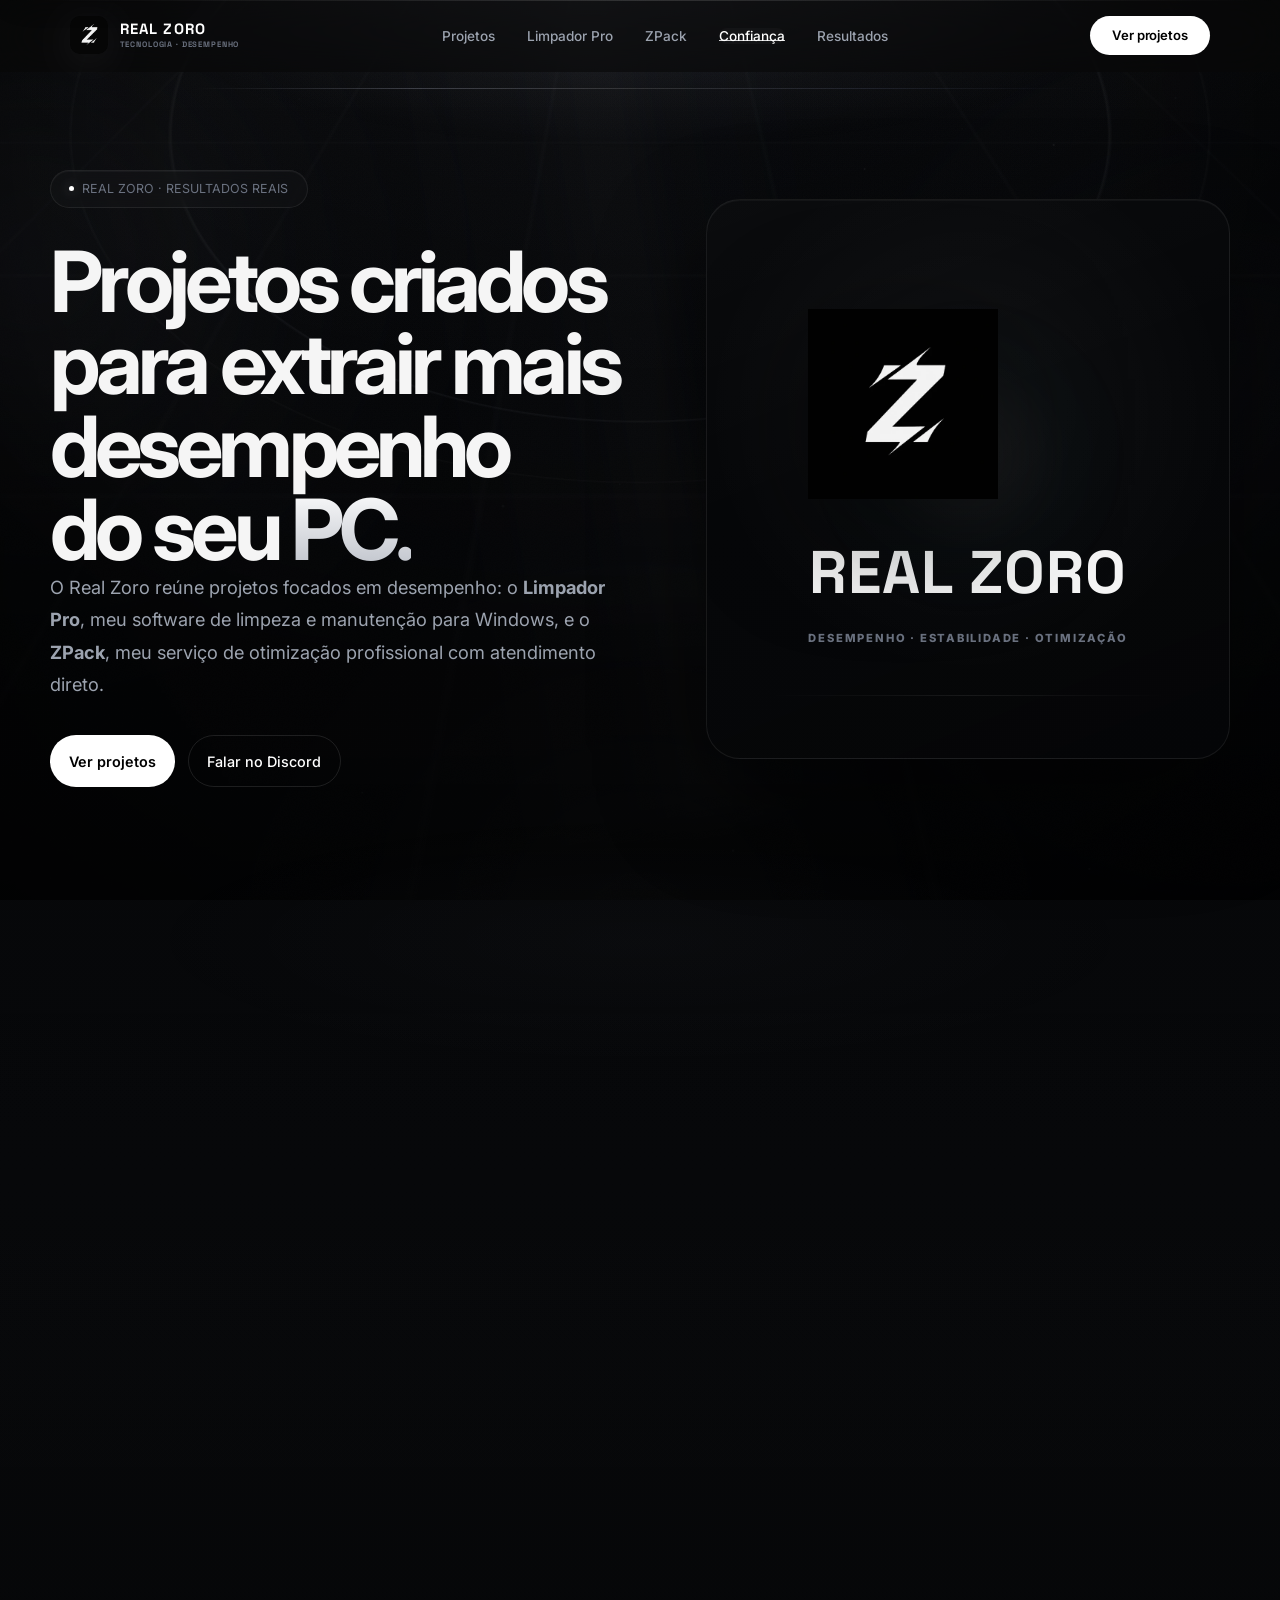
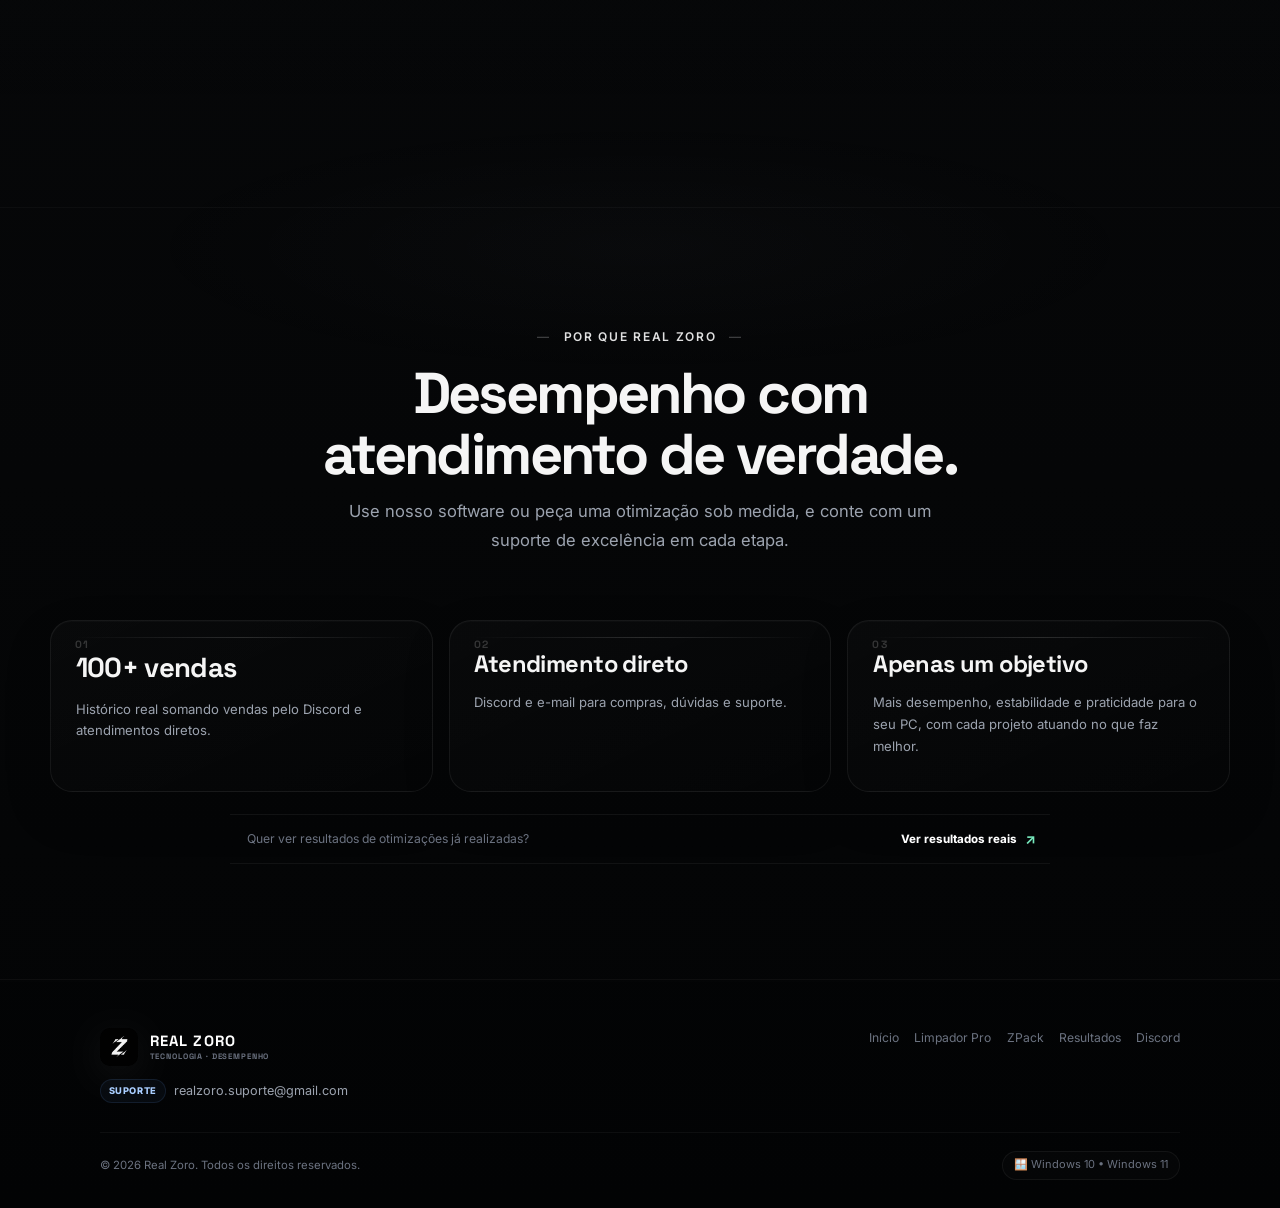
<file: index.html>
<!DOCTYPE html>
<html lang="pt-BR"><head>
<meta charset="utf-8"/><meta content="width=device-width,initial-scale=1.0" name="viewport"/>
<title>Real Zoro — Projetos</title>
<meta content="Real Zoro: meus projetos com o Limpador Pro e a ZPack." name="description"/>
<meta content="#080808" name="theme-color"/><meta content="dark" name="color-scheme"/>
<meta content="Real Zoro — Limpador Pro e ZPack" property="og:title"/><meta content="Real Zoro: meus projetos com o Limpador Pro e a ZPack." property="og:description"/><meta content="website" property="og:type"/><meta content="pt_BR" property="og:locale"/><meta content="Real Zoro" property="og:site_name"/><meta content="assets/LogoZ.png" property="og:image"/>
<meta content="summary_large_image" name="twitter:card"/><meta content="Real Zoro — Limpador Pro e ZPack" name="twitter:title"/><meta content="Real Zoro: meus projetos com o Limpador Pro e a ZPack." name="twitter:description"/><meta content="assets/LogoZ.png" name="twitter:image"/>
<meta content="index,follow,max-image-preview:large" name="robots"/><link href="assets/favicon.png" rel="icon" type="image/png"/>
<link href="https://fonts.googleapis.com" rel="preconnect"/><link crossorigin="" href="https://fonts.gstatic.com" rel="preconnect"/><link href="https://fonts.googleapis.com/css2?family=Inter:wght@400;500;600;700;800&amp;family=Space+Grotesk:wght@500;600;700&amp;display=swap" rel="stylesheet"/>
<link href="assets/style.css" rel="stylesheet"/>
<script type="application/ld+json">{"@context": "https://schema.org", "@type": "WebSite", "name": "Real Zoro", "description": "Site oficial do Real Zoro com os projetos Limpador Pro e ZPack.", "inLanguage": "pt-BR"}</script>
</head><body class="page-home"><a class="skip-link" href="#conteudo">Pular para o conteúdo</a><canvas aria-hidden="true" id="particles"></canvas><div aria-hidden="true" class="site-bg"><div class="bg-orb orb-1"></div><div class="bg-orb orb-2"></div><div class="bg-orb orb-3"></div><div class="bg-grid"></div><div class="bg-beam"></div><div class="bg-noise"></div><div class="bg-vignette"></div></div><nav aria-label="Navegação principal" class="nav"><div class="nav-inner"><a aria-label="Real Zoro" class="logo realzoro-logo" href="#inicio"><img alt="" class="brand-logo-small" decoding="async" height="38" src="assets/LogoZ.webp" width="38"/><span class="realzoro-name"><strong>REAL ZORO</strong><small>Tecnologia · Desempenho</small></span></a><ul class="nav-links" id="navLinks"><li><a href="#projetos">Projetos</a></li><li><a href="limpador-pro/">Limpador Pro</a></li><li><a href="zpack/">ZPack</a></li><li><a href="#confianca">Confiança</a></li><li><a href="resultados/">Resultados</a></li></ul><a class="nav-cta" href="#projetos">Ver projetos</a><button aria-controls="navLinks" aria-expanded="false" aria-label="Abrir menu" class="mobile-toggle" id="mobileToggle" type="button">☰</button></div></nav><main class="page-main" id="conteudo">
<section class="home-hero" id="inicio"><div class="wrap" style="width:100%"><div class="home-hero-grid"><div><div class="hero-pill"><span class="dot"></span>REAL ZORO · RESULTADOS REAIS</div><h1>Projetos criados para extrair mais desempenho do seu <span>PC.</span></h1><p class="hero-lead">O Real Zoro reúne projetos focados em desempenho: o <strong>Limpador Pro</strong>, meu software de limpeza e manutenção para Windows, e o <strong>ZPack</strong>, meu serviço de otimização profissional com atendimento direto.</p><div class="hero-actions"><a class="btn-main" href="#projetos">Ver projetos</a><a class="btn-ghost" href="https://discord.gg/urYvqz3s69" rel="noopener noreferrer" target="_blank">Falar no Discord</a></div></div><div class="home-brand-visual"><div><img alt="Logo oficial Real Zoro" class="home-brand-logo" decoding="async" fetchpriority="high" height="512" loading="eager" src="assets/LogoZ.webp" width="512"/><div class="home-brand-name">REAL ZORO</div><div class="home-brand-sub">Desempenho · estabilidade · otimização</div></div></div></div></div></section>
<section class="home-solutions" id="projetos"><div class="wrap"><div class="sec-head reveal"><span class="sec-label">Projetos</span><h2 class="sec-title">Escolha o projeto certo para você.</h2><p class="sec-desc">Cada projeto tem sua própria página, identidade visual e foco próprio.</p></div><div class="home-solutions-grid"><article class="home-solution reveal d1"><div class="home-solution-head"><div class="home-solution-icon"><img alt="Ícone do Limpador Pro" decoding="async" fetchpriority="low" height="512" loading="lazy" src="assets/LimpadorIcon.webp" width="512"/></div><span class="solution-badge">Limpeza</span></div><h2>Limpador Pro</h2><p>Software próprio para limpeza e manutenção do Windows, com foco em segurança, histórico e praticidade no uso diário.</p><div class="solution-actions"><a class="solution-link" href="limpador-pro/">Abrir Limpador Pro</a></div></article><article class="home-solution zpack reveal d2"><div class="home-solution-head"><div class="home-solution-icon"><img alt="Logo ZPack" class="home-solution-logo" decoding="async" fetchpriority="low" height="389" loading="lazy" src="assets/ZPackLogo.webp" width="892"/></div><span class="solution-badge">Otimização</span></div><h2>ZPack</h2><p>Serviço profissional de otimização remota, com atendimento direto e planos pensados para diferentes níveis de necessidade.</p><div class="solution-actions"><a class="solution-link" href="zpack/">Abrir ZPack</a></div></article></div></div></section>
<section class="home-trust" id="confianca"><div class="wrap"><div class="sec-head reveal"><span class="sec-label">Por que Real Zoro</span><h2 class="sec-title">Desempenho com atendimento de verdade.</h2><p class="sec-desc">Use nosso software ou peça uma otimização sob medida, e conte com um suporte de excelência em cada etapa.</p></div><div class="home-trust-grid"><article class="home-trust-card reveal d1"><strong>100+ vendas</strong><p>Histórico real somando vendas pelo Discord e atendimentos diretos.</p></article><article class="home-trust-card reveal d2"><strong>Atendimento direto</strong><p>Discord e e-mail para compras, dúvidas e suporte.</p></article><article class="home-trust-card reveal d3"><strong>Apenas um objetivo</strong><p>Mais desempenho, estabilidade e praticidade para o seu PC, com cada projeto atuando no que faz melhor.</p></article></div><div class="home-proof-cta reveal"><span>Quer ver resultados de otimizações já realizadas?</span><a href="resultados/">Ver resultados reais <b>↗</b></a></div></div></section>
</main><footer class="footer page-footer"><div class="foot-inner"><div class="foot-brand"><a class="logo realzoro-logo" href="#inicio"><img alt="" class="brand-logo-small" decoding="async" fetchpriority="low" height="38" loading="lazy" src="assets/LogoZ.webp" width="38"/><span class="realzoro-name"><strong>REAL ZORO</strong><small>Tecnologia · Desempenho</small></span></a><a class="foot-email" href="mailto:realzoro.suporte@gmail.com"><span class="foot-email-label">Suporte</span><span>realzoro.suporte@gmail.com</span></a></div><nav aria-label="Links do rodapé" class="foot-nav"><a href="#inicio">Início</a><a href="limpador-pro/">Limpador Pro</a><a href="zpack/">ZPack</a><a href="resultados/">Resultados</a><a href="https://discord.gg/urYvqz3s69" rel="noopener noreferrer" target="_blank">Discord</a></nav></div><div class="foot-bottom"><p>© 2026 Real Zoro. Todos os direitos reservados.</p><span class="os-tag">🪟 Windows 10 • Windows 11</span></div></footer><div class="mobile-buybar page-cta"><div class="mobile-buybar-copy"><strong>REAL ZORO</strong><span>Limpador Pro ou ZPack</span></div><a href="#projetos">Ver projetos</a></div><div aria-label="Visualização ampliada da imagem" aria-modal="true" class="lightbox" id="lightbox" role="dialog"><div class="lightbox-inner"><button aria-label="Fechar imagem ampliada" class="lightbox-close" id="lightboxClose" type="button">×</button><img alt="" id="lightboxImage"/></div></div><script defer="" src="assets/script.js"></script></body></html>
</file>
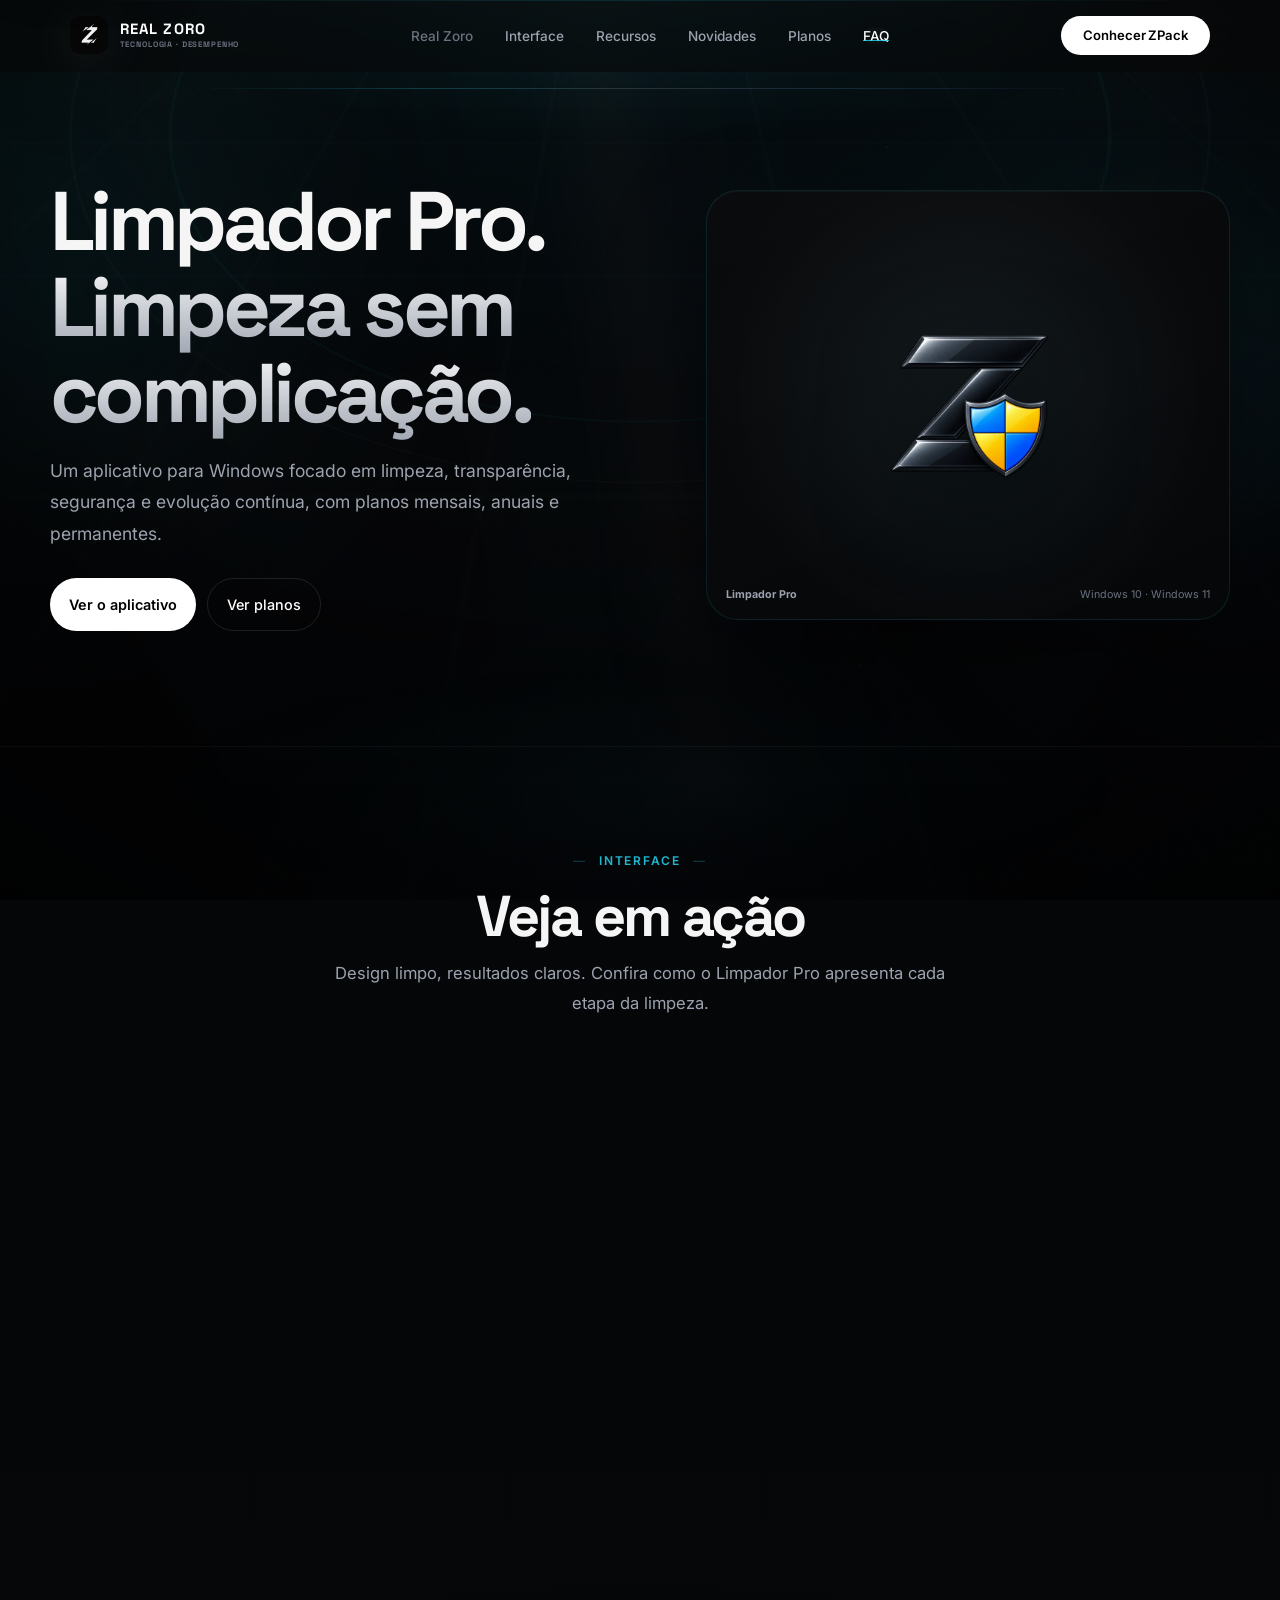
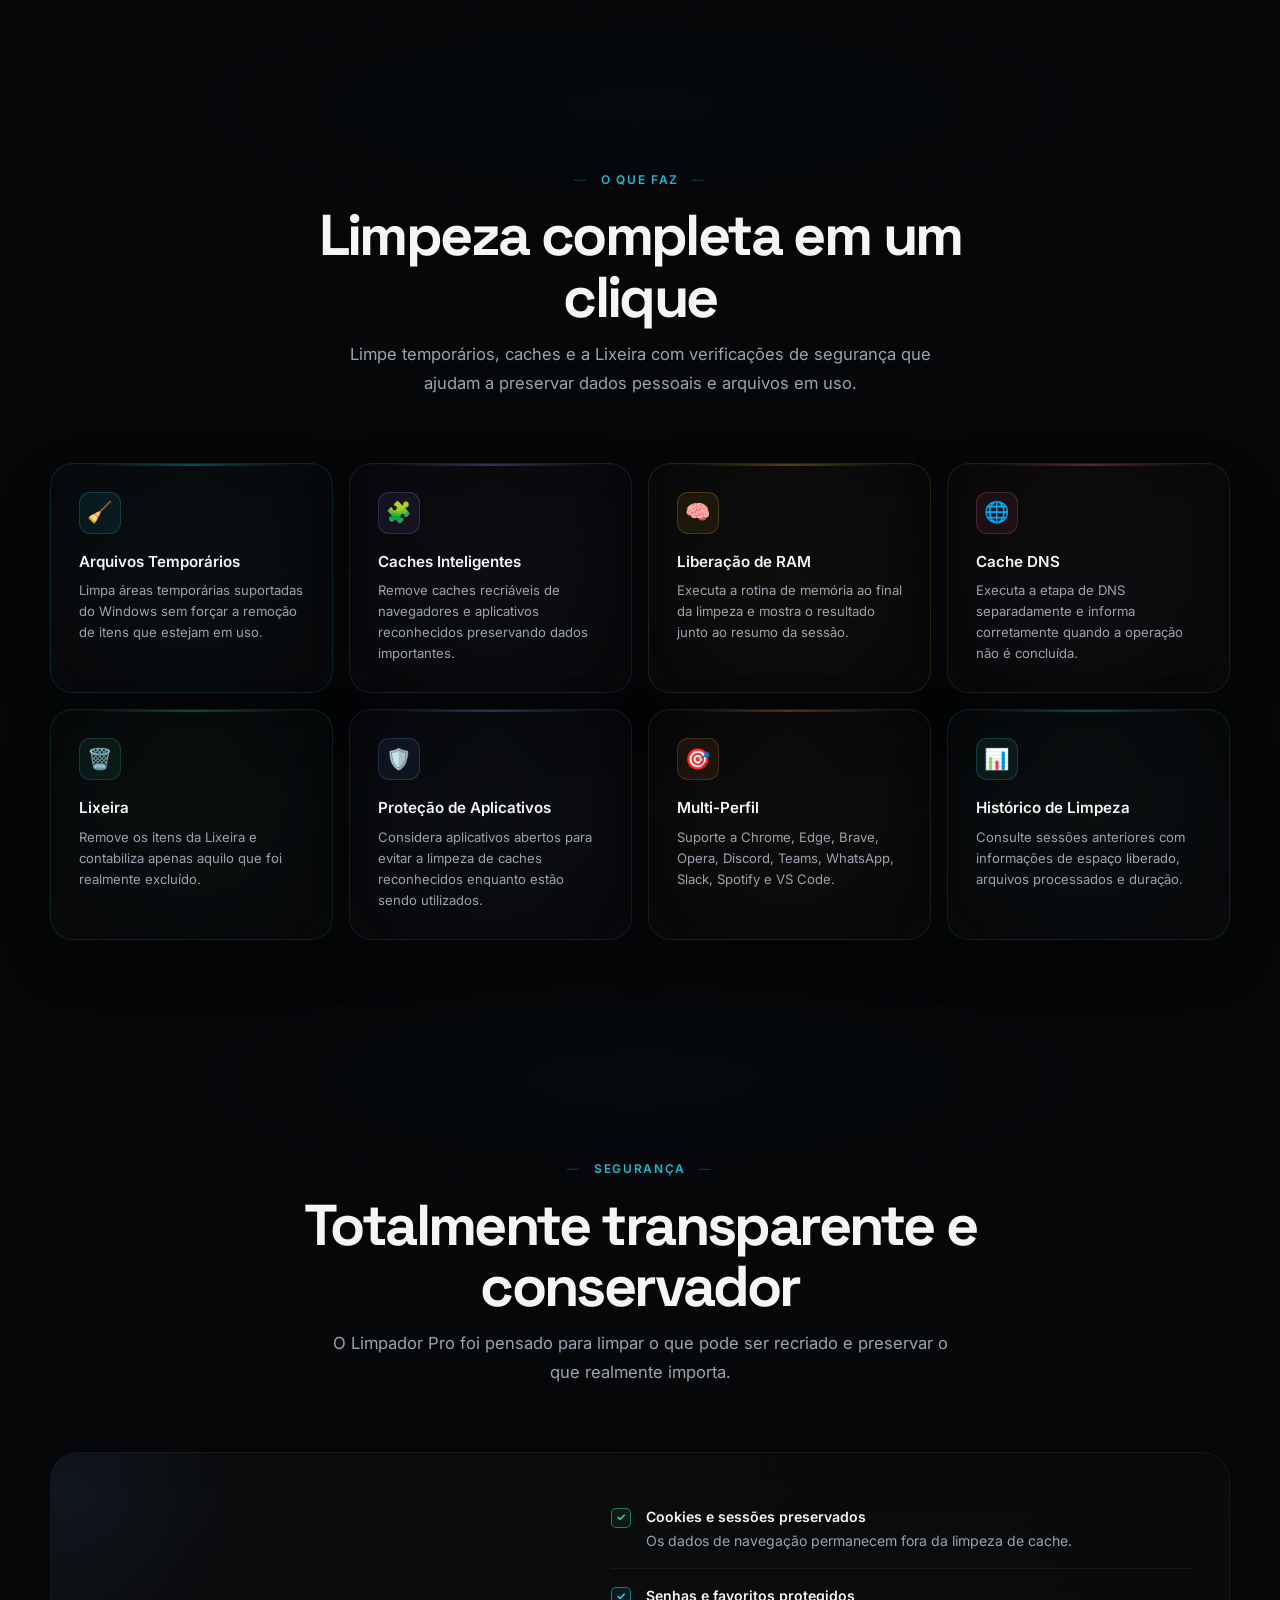
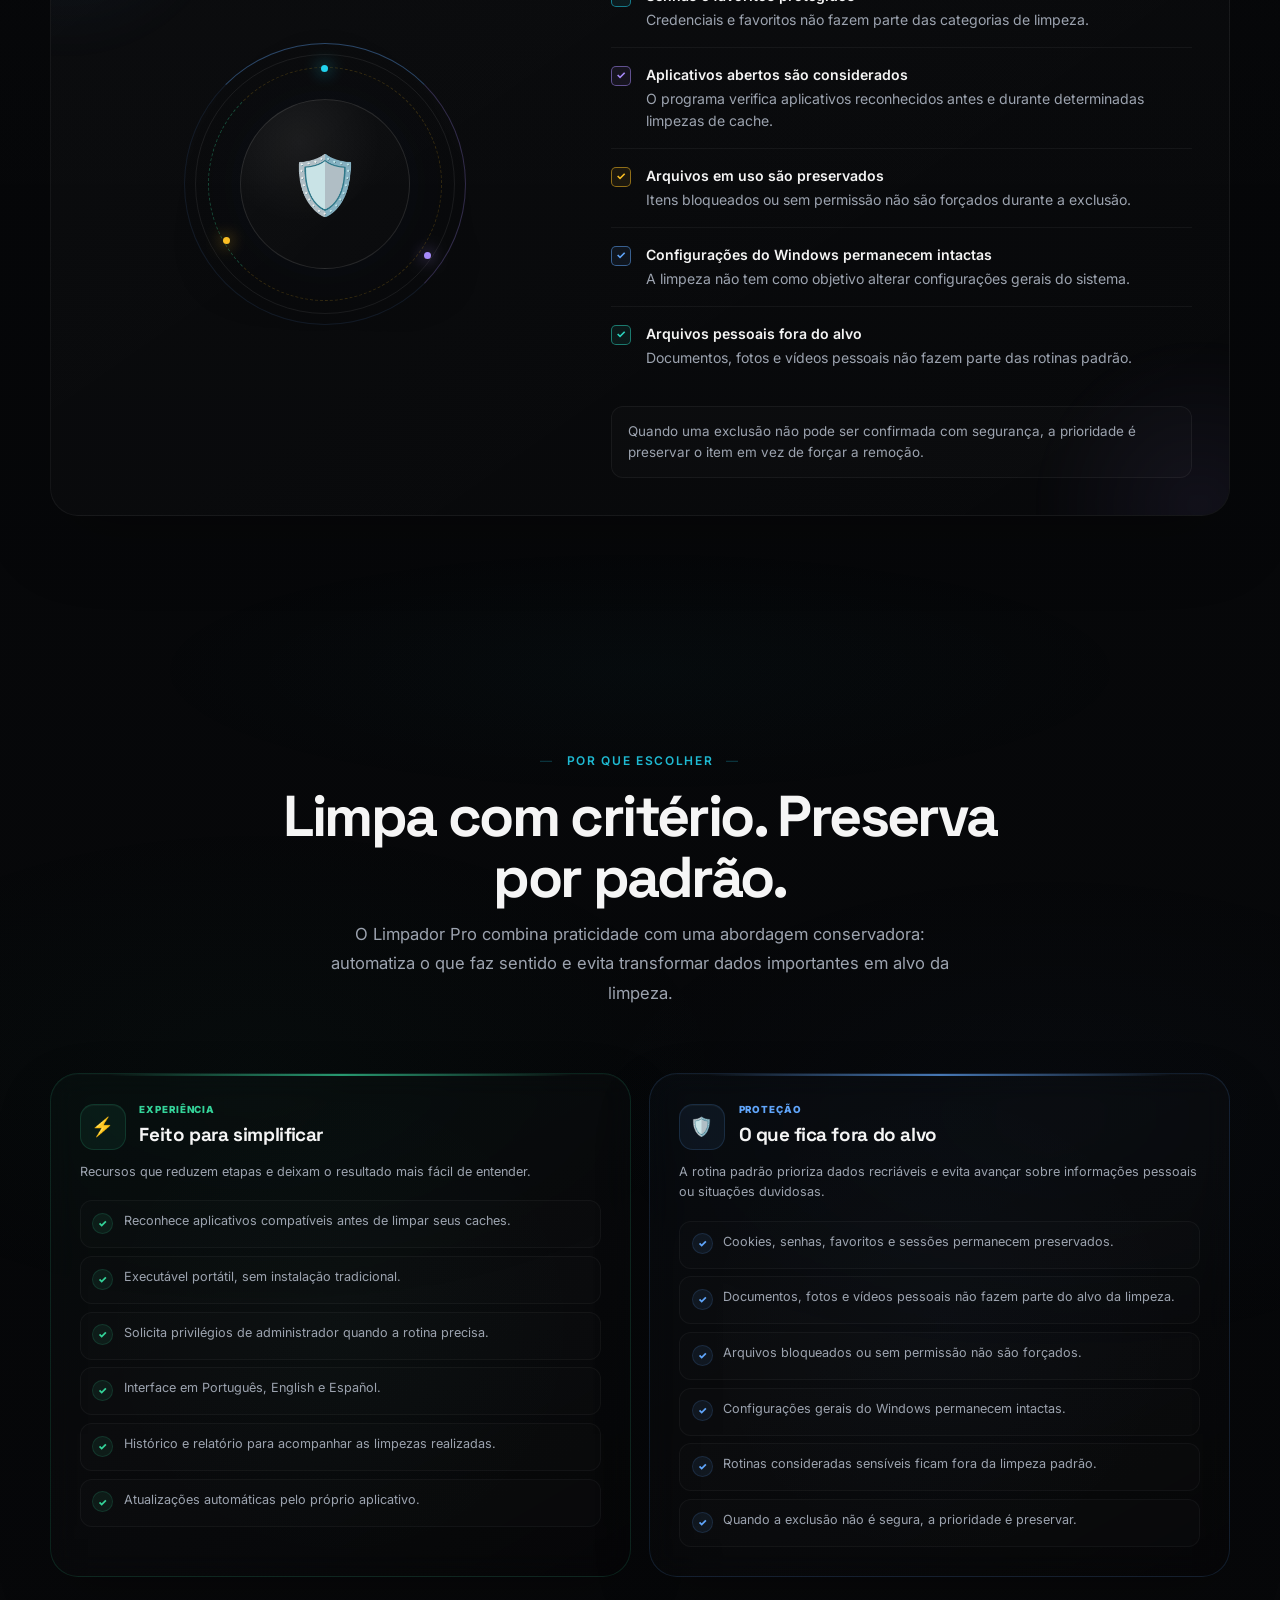
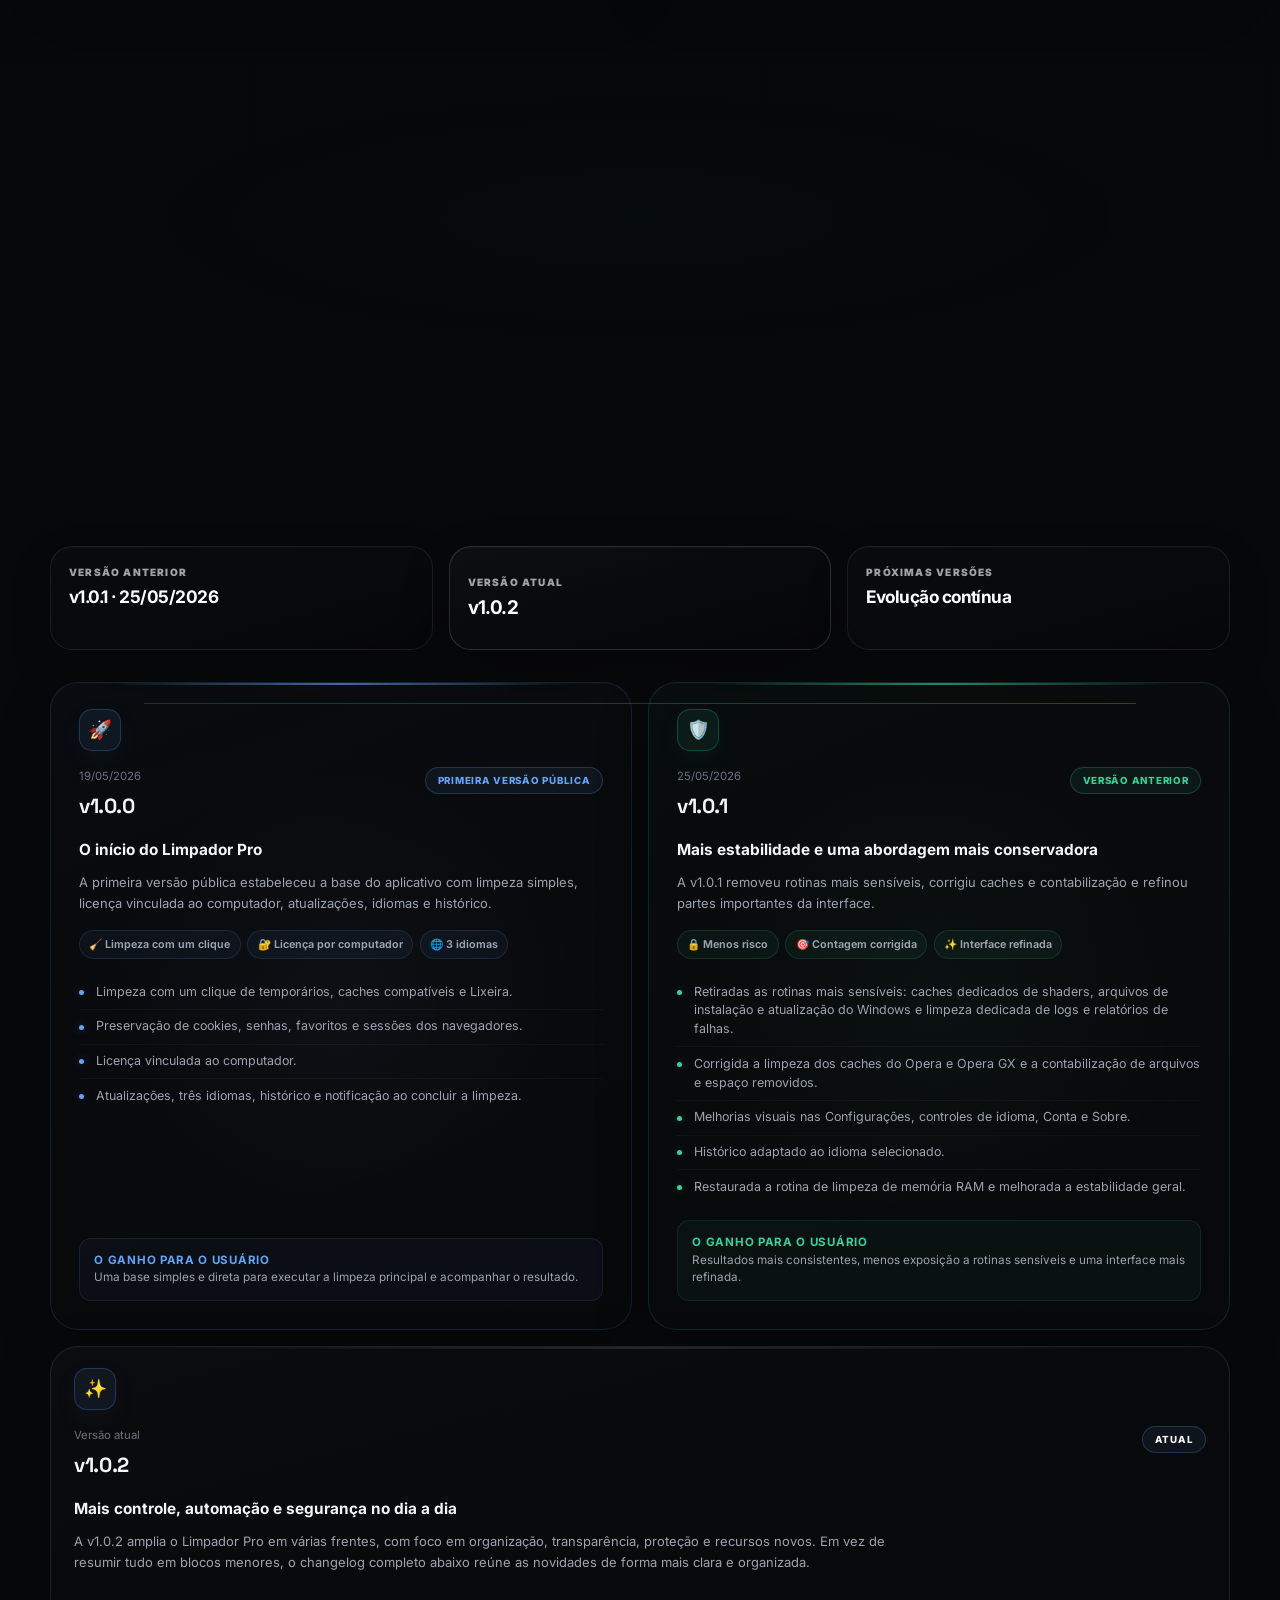
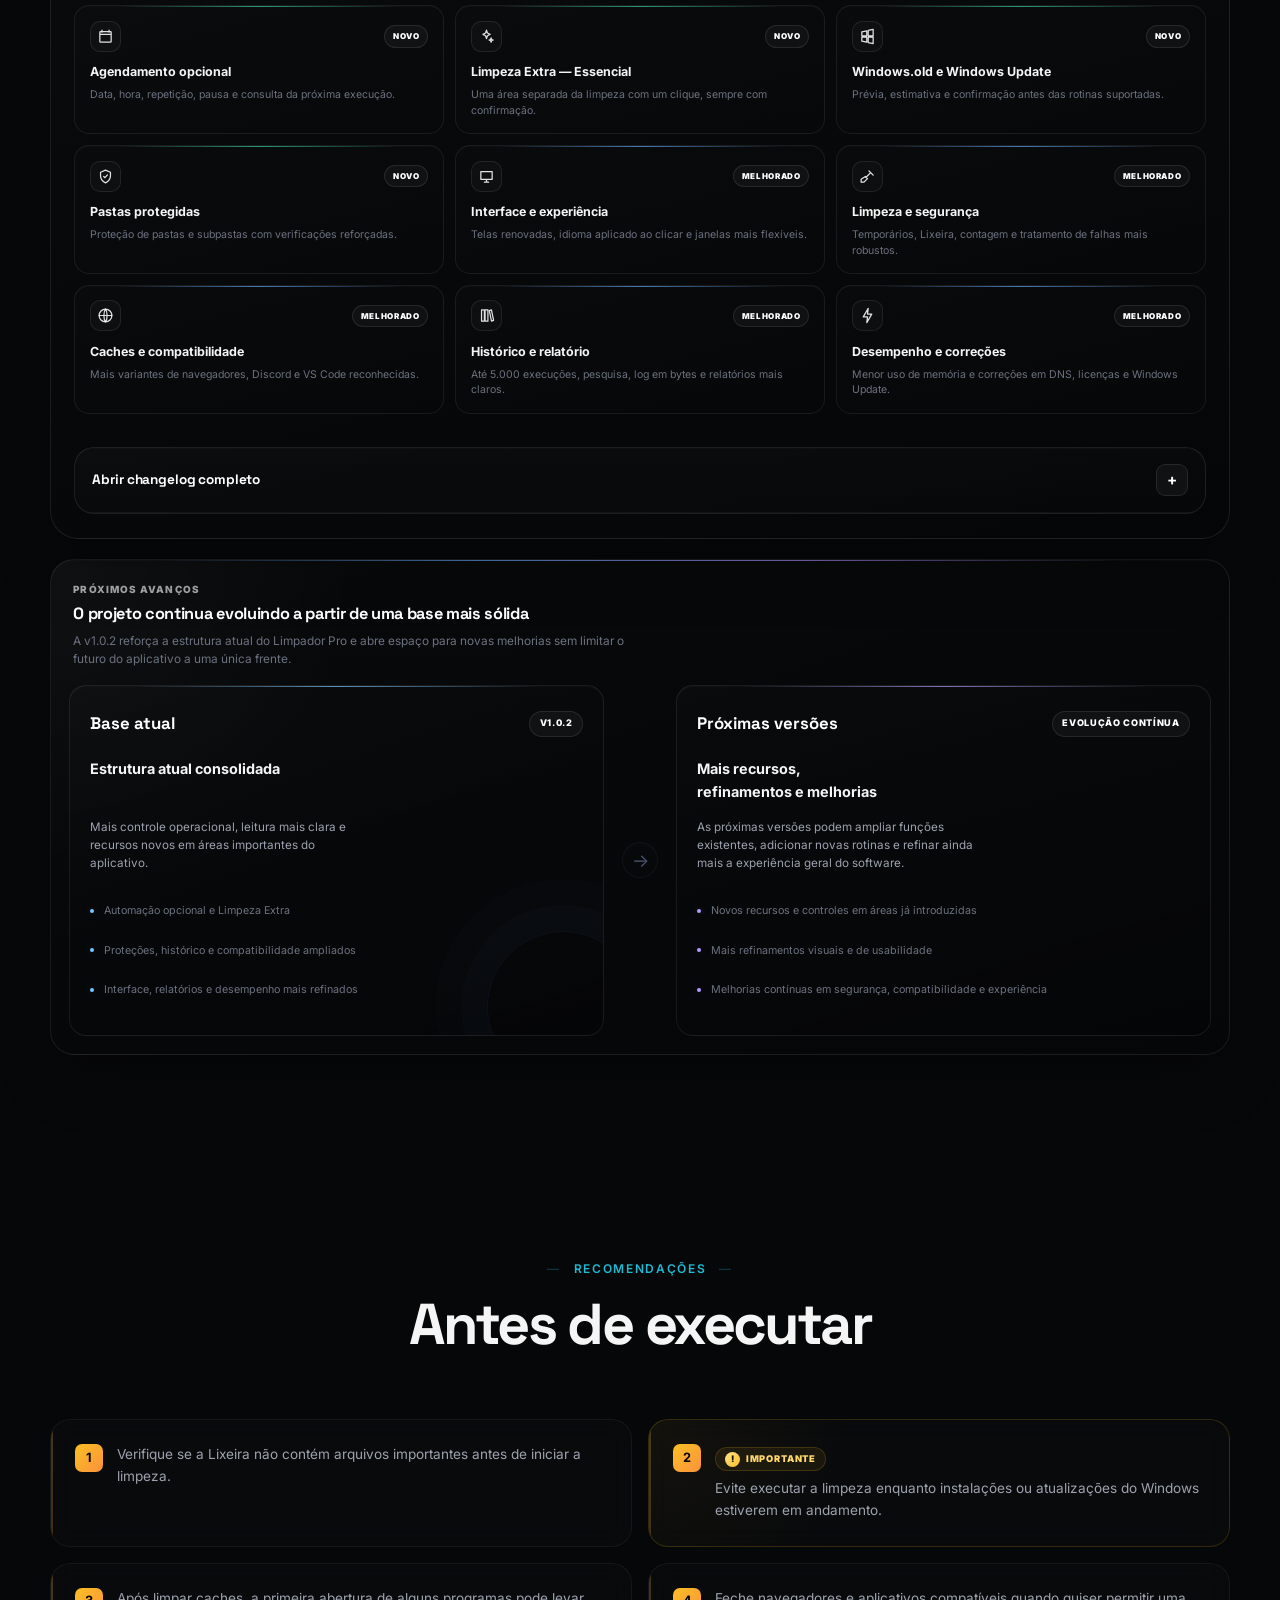
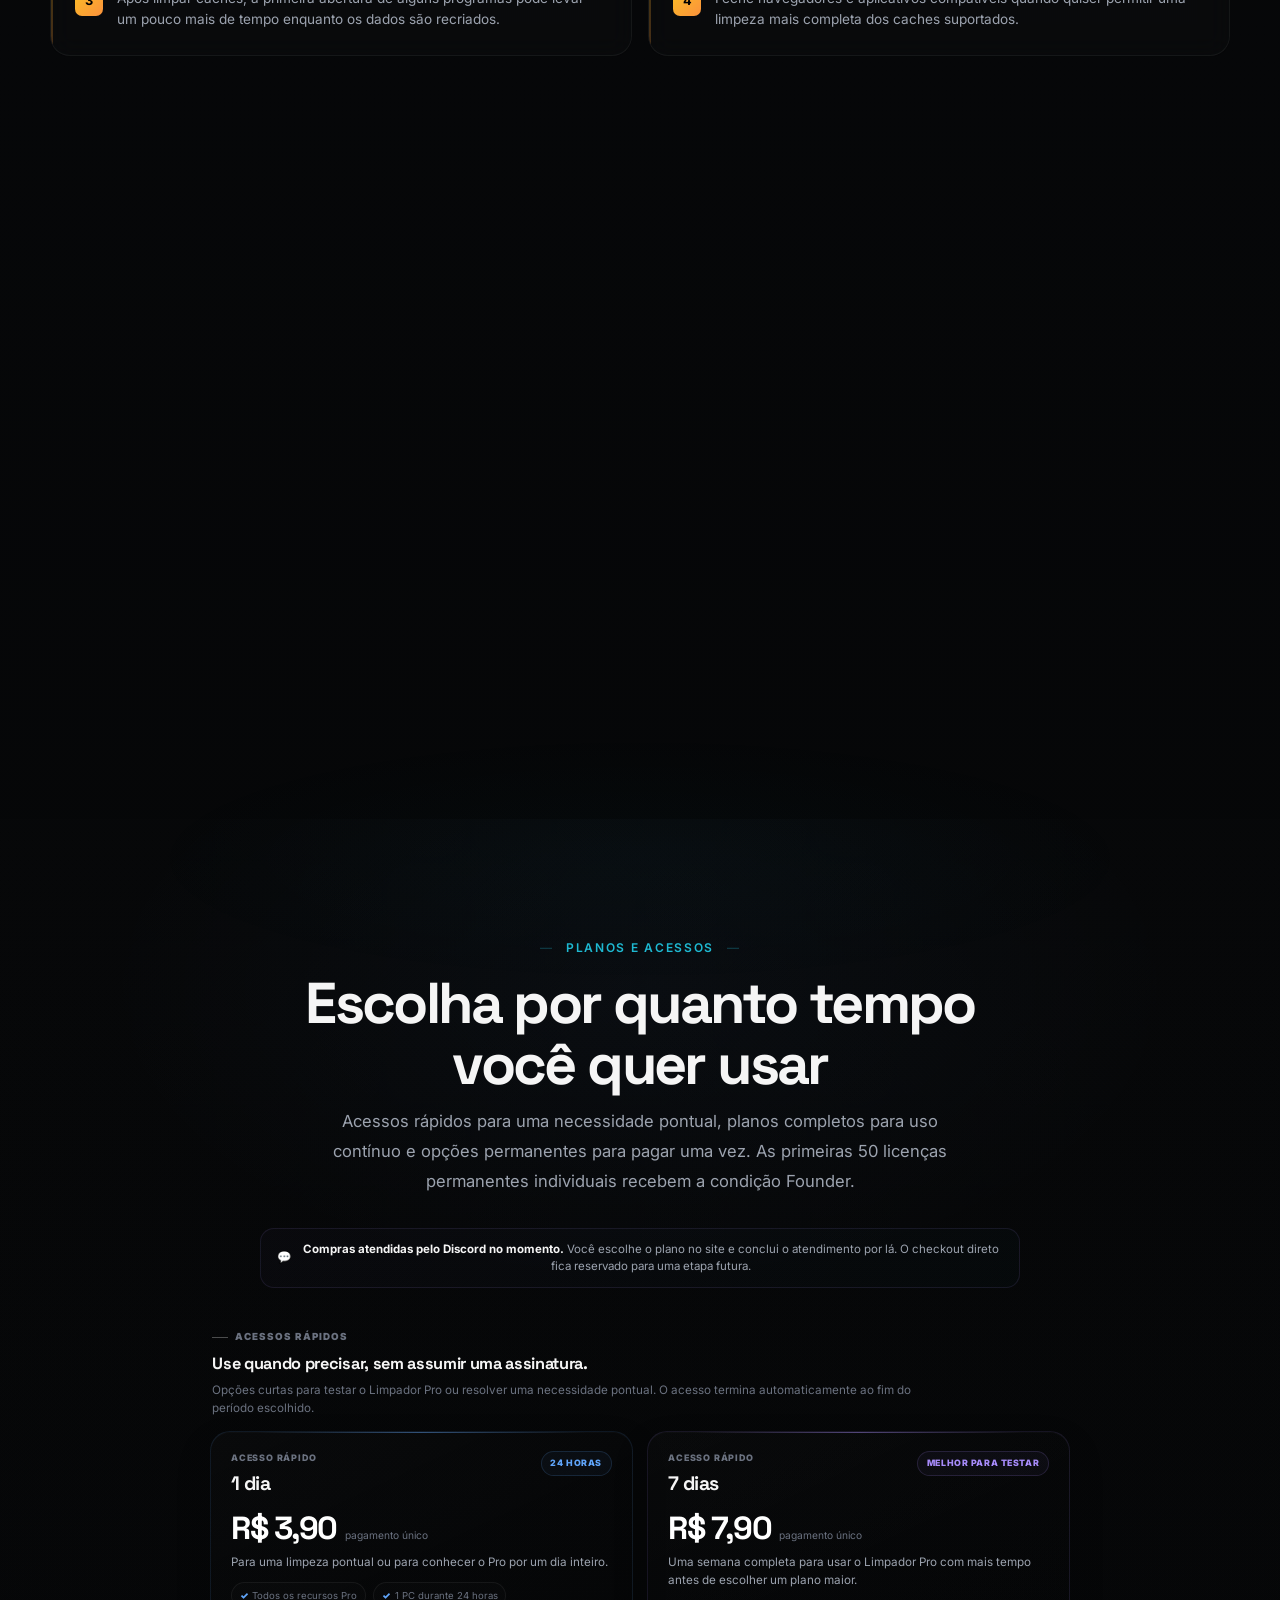
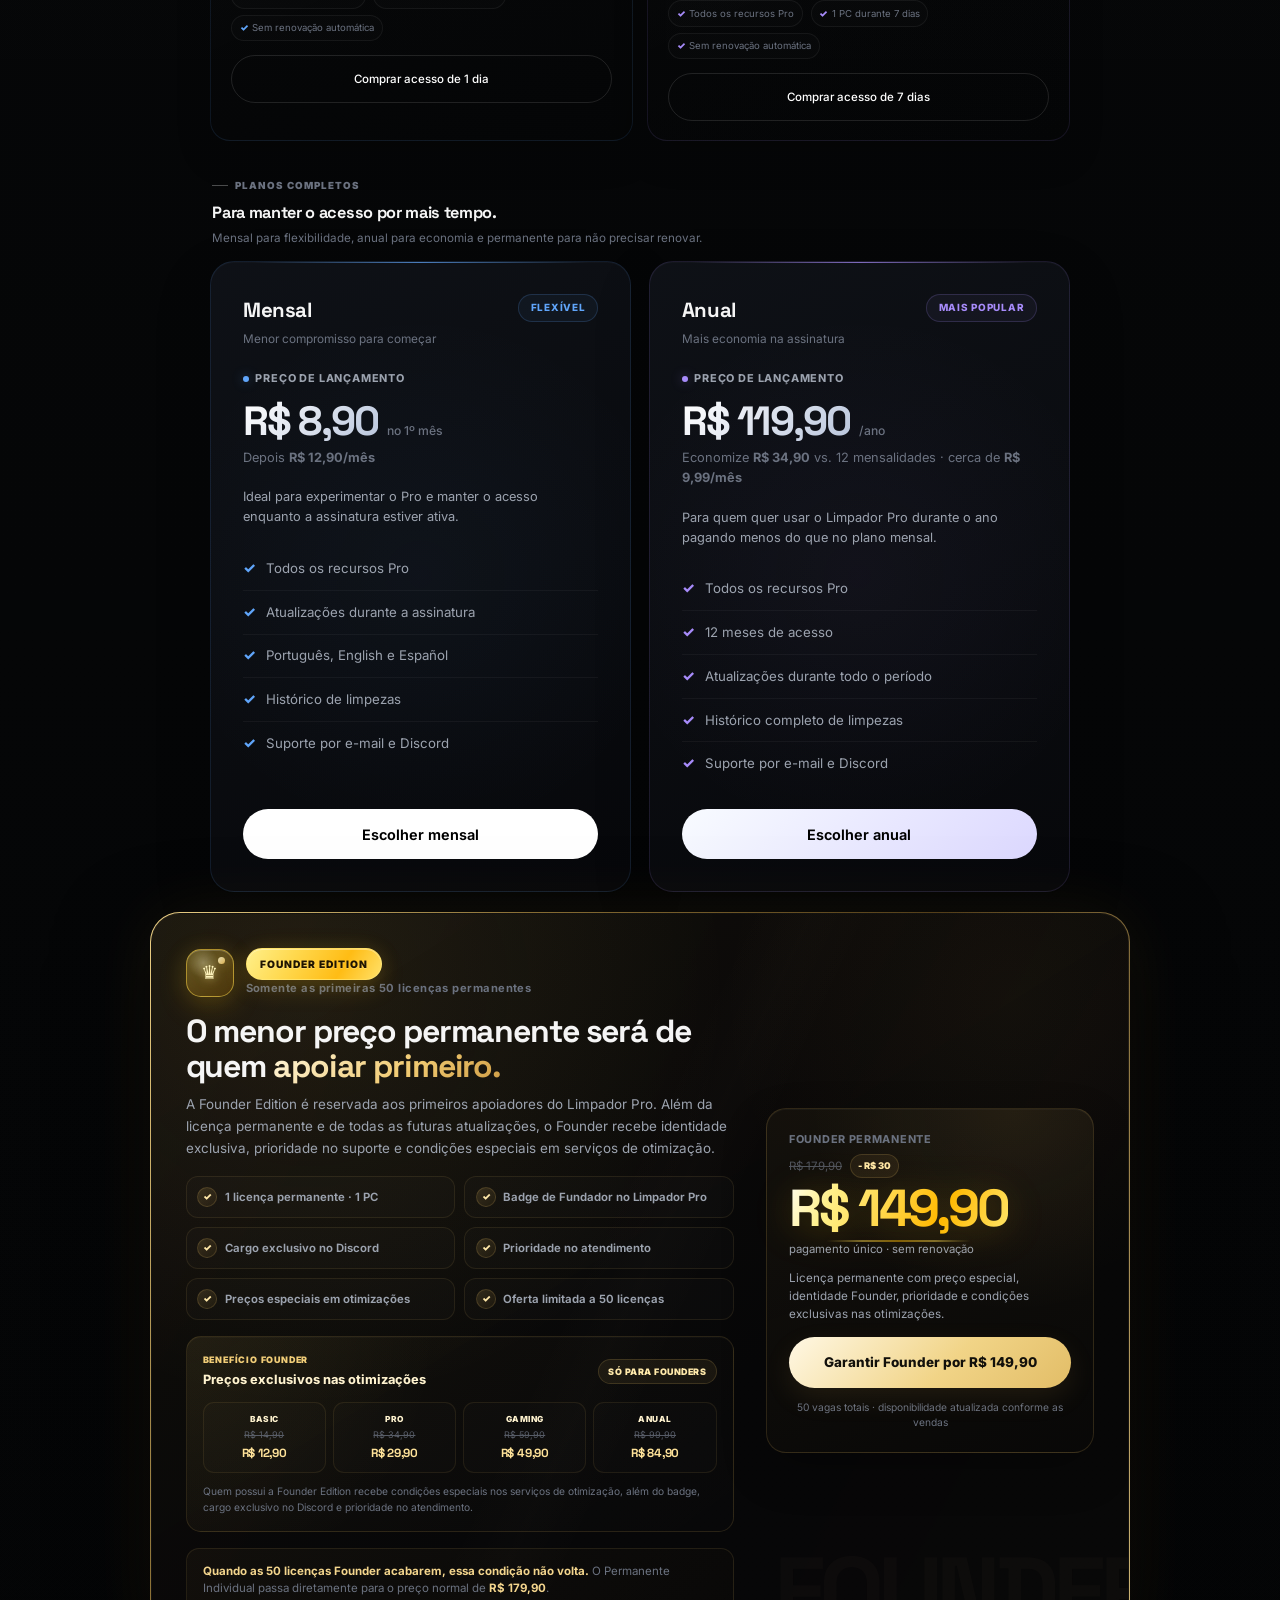
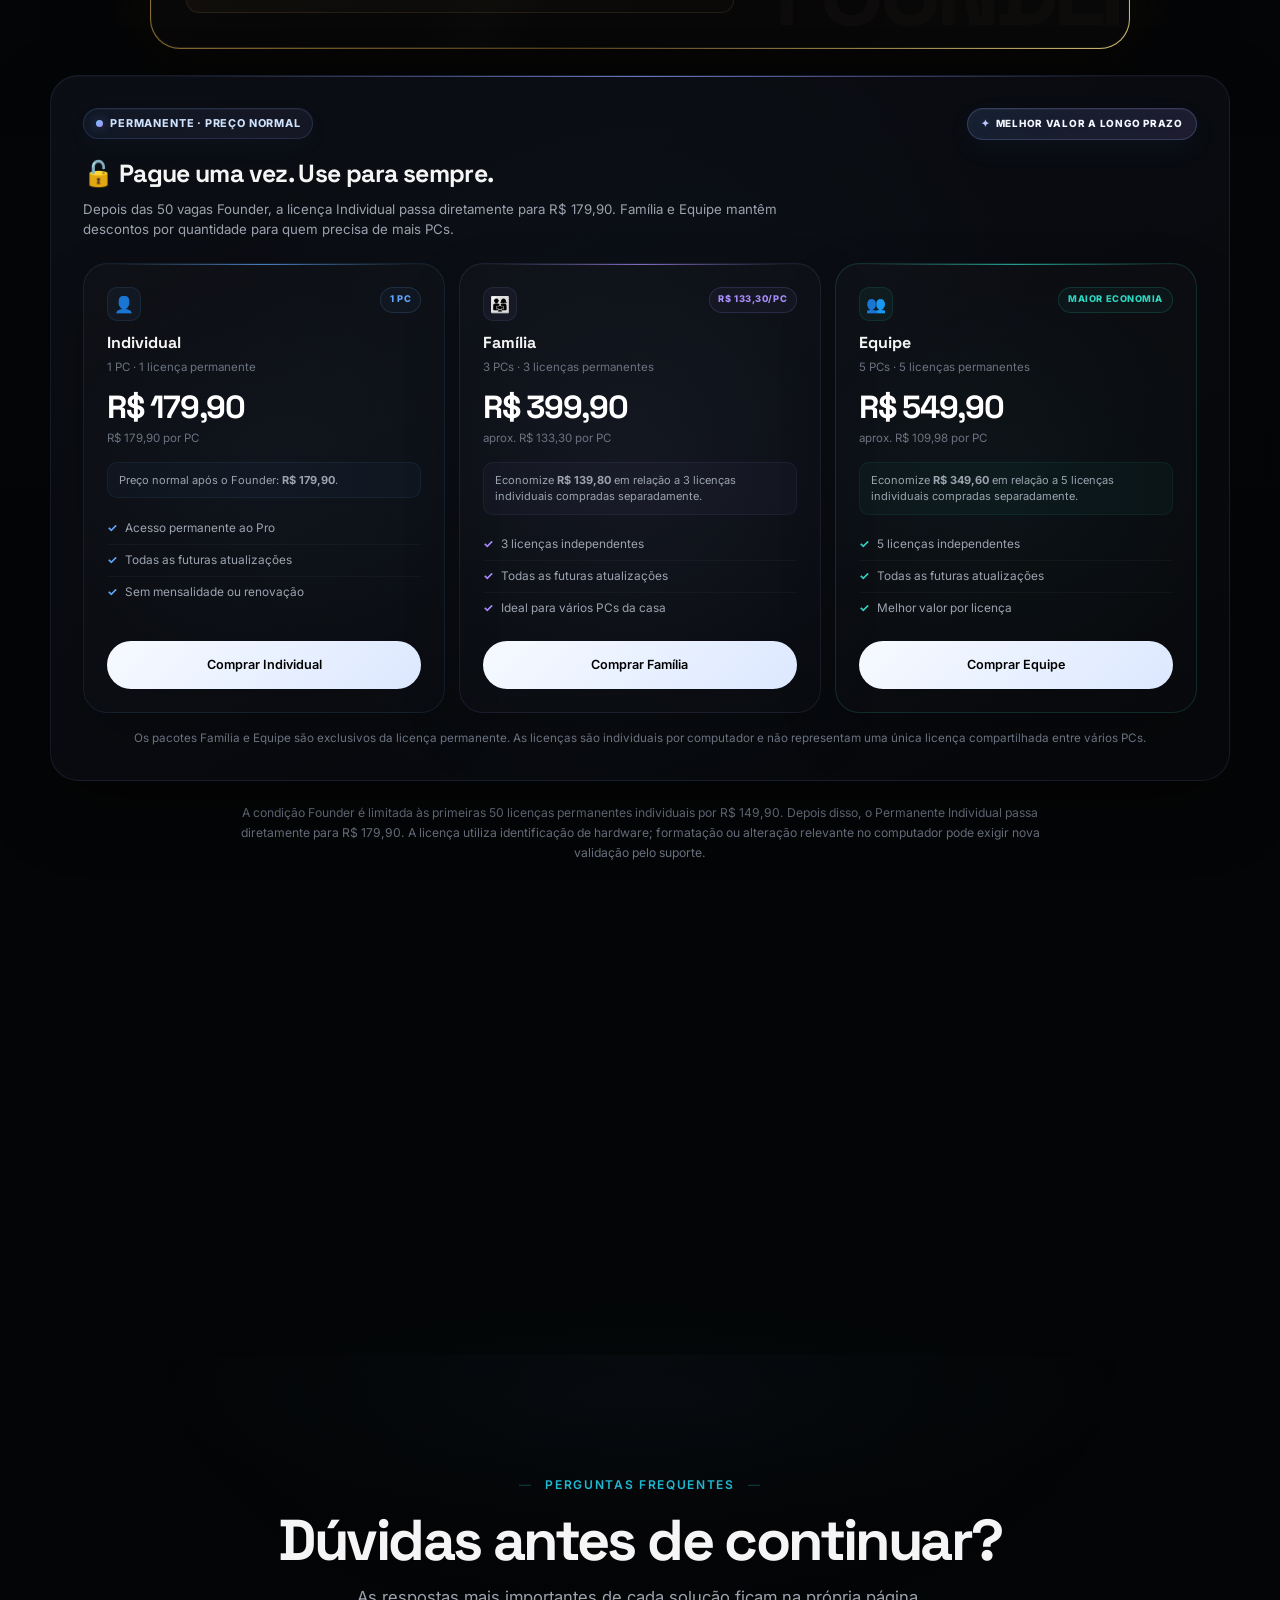
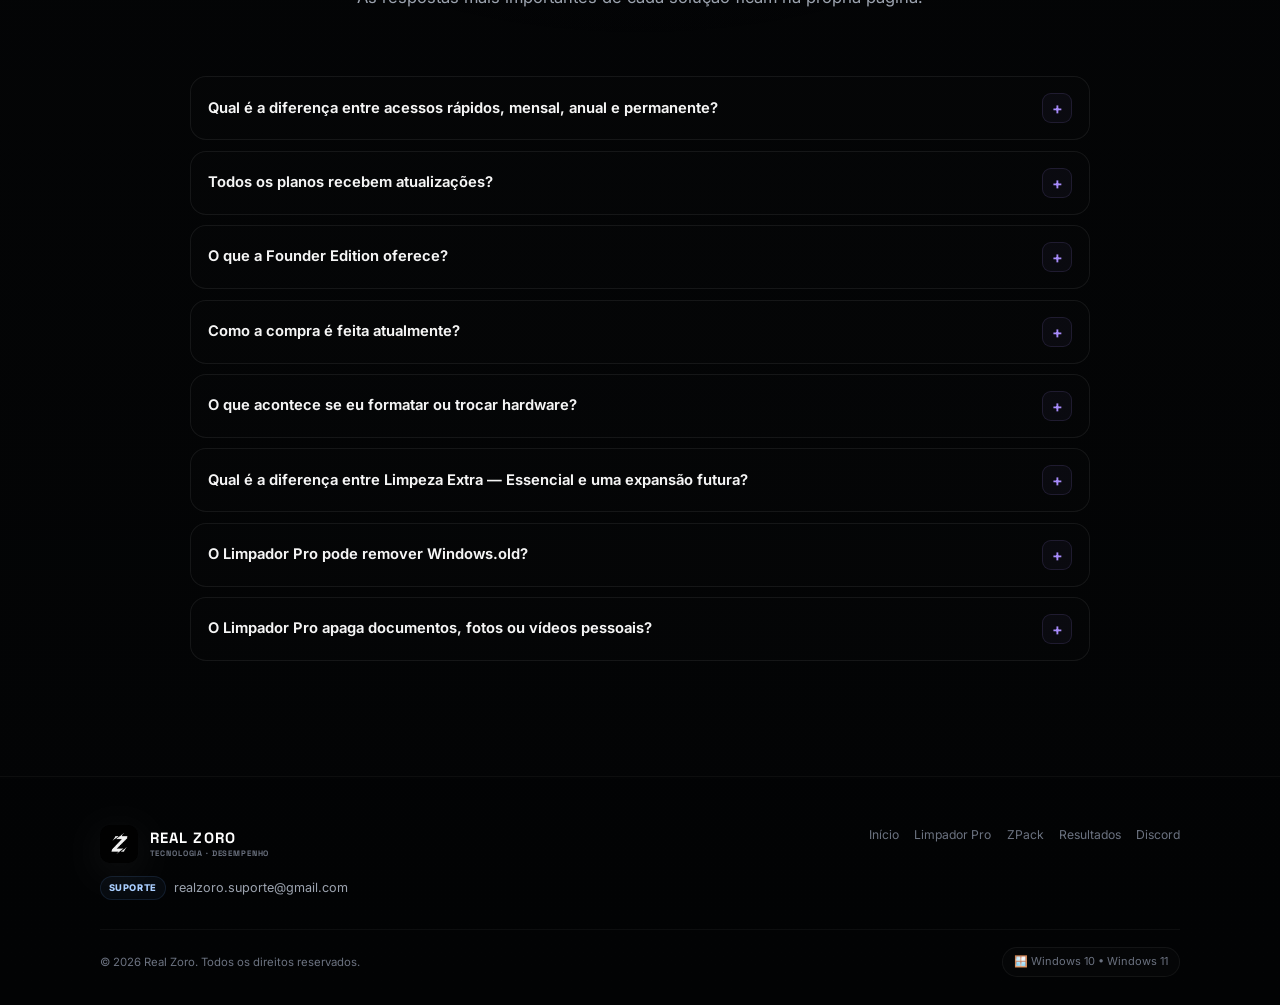
<file: limpador-pro/index.html>
<!DOCTYPE html>

<html lang="pt-BR"><head>
<meta charset="utf-8"/><meta content="width=device-width,initial-scale=1.0" name="viewport"/>
<title>Limpador Pro — Limpeza e manutenção para Windows</title>
<meta content="Conheça o Limpador Pro: interface, recursos, segurança, versões e planos." name="description"/>
<meta content="#080808" name="theme-color"/><meta content="dark" name="color-scheme"/>
<meta content="Limpador Pro — Limpeza e manutenção para Windows" property="og:title"/><meta content="Conheça o Limpador Pro: interface, recursos, segurança, versões e planos." property="og:description"/><meta content="website" property="og:type"/><meta content="pt_BR" property="og:locale"/><meta content="Real Zoro" property="og:site_name"/><meta content="../assets/LogoZ.png" property="og:image"/>
<meta content="summary_large_image" name="twitter:card"/><meta content="Limpador Pro — Limpeza e manutenção para Windows" name="twitter:title"/><meta content="Conheça o Limpador Pro: interface, recursos, segurança, versões e planos." name="twitter:description"/><meta content="../assets/LogoZ.png" name="twitter:image"/>
<meta content="index,follow,max-image-preview:large" name="robots"/><link href="../assets/favicon.png" rel="icon" type="image/png"/>
<link href="https://fonts.googleapis.com" rel="preconnect"/><link crossorigin="" href="https://fonts.gstatic.com" rel="preconnect"/><link href="https://fonts.googleapis.com/css2?family=Inter:wght@400;500;600;700;800&amp;family=Space+Grotesk:wght@500;600;700&amp;display=swap" rel="stylesheet"/>
<link href="../assets/style.css" rel="stylesheet"/>
<script type="application/ld+json">{"@context": "https://schema.org", "@type": "SoftwareApplication", "name": "Limpador Pro", "applicationCategory": "UtilitiesApplication", "operatingSystem": "Windows 10, Windows 11", "softwareVersion": "1.0.2", "description": "Aplicativo de limpeza e manutenção para Windows.", "inLanguage": ["pt-BR", "en", "es"]}</script>
</head><body class="page-limpador"><a class="skip-link" href="#conteudo">Pular para o conteúdo</a><canvas aria-hidden="true" id="particles"></canvas><div aria-hidden="true" class="site-bg"><div class="bg-orb orb-1"></div><div class="bg-orb orb-2"></div><div class="bg-orb orb-3"></div><div class="bg-grid"></div><div class="bg-beam"></div><div class="bg-noise"></div><div class="bg-vignette"></div></div><nav aria-label="Navegação principal" class="nav"><div class="nav-inner"><a aria-label="Real Zoro" class="logo realzoro-logo" href="../"><img alt="" class="brand-logo-small" decoding="async" height="38" src="../assets/LogoZ.webp" width="38"/><span class="realzoro-name"><strong>REAL ZORO</strong><small>Tecnologia · Desempenho</small></span></a><ul class="nav-links" id="navLinks"><li><a class="product-nav-back" href="../">Real Zoro</a></li><li><a href="#interface">Interface</a></li><li><a href="#recursos">Recursos</a></li><li><a href="#novidades">Novidades</a></li><li><a href="#preco">Planos</a></li><li><a href="#faq">FAQ</a></li></ul><a class="nav-cta" href="../zpack/">Conhecer ZPack</a><button aria-controls="navLinks" aria-expanded="false" aria-label="Abrir menu" class="mobile-toggle" id="mobileToggle" type="button">☰</button></div></nav><main class="page-main" id="conteudo"><section class="page-hero lp-hero" id="inicio"><div class="wrap"><div class="page-hero-grid"><div><h1>Limpador Pro.<br/><span>Limpeza sem complicação.</span></h1><p>Um aplicativo para Windows focado em limpeza, transparência, segurança e evolução contínua, com planos mensais, anuais e permanentes.</p><div class="page-actions"><a class="btn-main" href="#interface">Ver o aplicativo</a><a class="btn-ghost" href="#preco">Ver planos</a></div></div><div class="page-visual lp-visual"><img alt="Ícone do Limpador Pro" decoding="async" fetchpriority="high" height="512" loading="eager" src="../assets/LimpadorIcon.webp" width="512"/><div class="visual-caption"><strong>Limpador Pro</strong><span>Windows 10 · Windows 11</span></div></div></div></div></section><section id="interface">
<div class="wrap">
<div class="sec-head reveal">
<span class="sec-label">Interface</span>
<h2 class="sec-title">Veja em ação</h2>
<p class="sec-desc">Design limpo, resultados claros. Confira como o Limpador Pro apresenta cada etapa da limpeza.</p>
</div>
<div class="screenshot-grid">
<article class="screenshot-card reveal d1">
<div class="screenshot-img">
<img alt="Tela de limpeza concluída do Limpador Pro" class="zoom-image" decoding="async" fetchpriority="low" height="750" loading="lazy" src="../assets/Limpeza.webp" srcset="../assets/mobile/Limpeza-720.webp 720w, ../assets/Limpeza.webp 1200w" sizes="(max-width: 768px) 92vw, 560px" width="1200"/>
</div>
<div class="screenshot-caption">
<h4>Limpeza Concluída</h4>
<p>Visualize arquivos removidos, pastas excluídas, espaço liberado e o status da rotina de RAM.</p>
</div>
</article>
<article class="screenshot-card reveal d2">
<div class="screenshot-img">
<img alt="Tela de histórico do Limpador Pro" class="zoom-image" decoding="async" fetchpriority="low" height="750" loading="lazy" src="../assets/Historico.webp" srcset="../assets/mobile/Historico-720.webp 720w, ../assets/Historico.webp 1200w" sizes="(max-width: 768px) 92vw, 560px" width="1200"/>
</div>
<div class="screenshot-caption">
<h4>Histórico Completo</h4>
<p>Acompanhe as limpezas realizadas com data, espaço liberado, quantidade de arquivos e duração da operação.</p>
</div>
</article>
</div>
</div>
</section>
<section id="recursos">
<div class="wrap">
<div class="sec-head reveal">
<span class="sec-label">O que faz</span>
<h2 class="sec-title">Limpeza completa em um clique</h2>
<p class="sec-desc">Limpe temporários, caches e a Lixeira com verificações de segurança que ajudam a preservar dados pessoais e arquivos em uso.</p>
</div>
<div class="grid-features">
<article class="f-card cyan reveal d1">
<div class="f-icon">🧹</div>
<h3 class="f-title">Arquivos Temporários</h3>
<p class="f-desc">Limpa áreas temporárias suportadas do Windows sem forçar a remoção de itens que estejam em uso.</p>
</article>
<article class="f-card violet reveal d2">
<div class="f-icon">🧩</div>
<h3 class="f-title">Caches Inteligentes</h3>
<p class="f-desc">Remove caches recriáveis de navegadores e aplicativos reconhecidos preservando dados importantes.</p>
</article>
<article class="f-card amber reveal d3">
<div class="f-icon">🧠</div>
<h3 class="f-title">Liberação de RAM</h3>
<p class="f-desc">Executa a rotina de memória ao final da limpeza e mostra o resultado junto ao resumo da sessão.</p>
</article>
<article class="f-card rose reveal d4">
<div class="f-icon">🌐</div>
<h3 class="f-title">Cache DNS</h3>
<p class="f-desc">Executa a etapa de DNS separadamente e informa corretamente quando a operação não é concluída.</p>
</article>
<article class="f-card emerald reveal d5">
<div class="f-icon">🗑️</div>
<h3 class="f-title">Lixeira</h3>
<p class="f-desc">Remove os itens da Lixeira e contabiliza apenas aquilo que foi realmente excluído.</p>
</article>
<article class="f-card blue reveal d6">
<div class="f-icon">🛡️</div>
<h3 class="f-title">Proteção de Aplicativos</h3>
<p class="f-desc">Considera aplicativos abertos para evitar a limpeza de caches reconhecidos enquanto estão sendo utilizados.</p>
</article>
<article class="f-card orange reveal d7">
<div class="f-icon">🎯</div>
<h3 class="f-title">Multi-Perfil</h3>
<p class="f-desc">Suporte a Chrome, Edge, Brave, Opera, Discord, Teams, WhatsApp, Slack, Spotify e VS Code.</p>
</article>
<article class="f-card teal reveal d8">
<div class="f-icon">📊</div>
<h3 class="f-title">Histórico de Limpeza</h3>
<p class="f-desc">Consulte sessões anteriores com informações de espaço liberado, arquivos processados e duração.</p>
</article>
</div>
</div>
</section>
<section class="sec-security" id="seguranca">
<div class="wrap">
<div class="sec-head reveal">
<span class="sec-label">Segurança</span>
<h2 class="sec-title">Totalmente transparente e conservador</h2>
<p class="sec-desc">O Limpador Pro foi pensado para limpar o que pode ser recriado e preservar o que realmente importa.</p>
</div>
<div class="security-shell reveal">
<div class="shield-wrap">
<div aria-hidden="true" class="shield">
<div class="ring"></div>
<span class="orbit-dot one"></span>
<span class="orbit-dot two"></span>
<span class="orbit-dot three"></span>
<div class="core">🛡️</div>
</div>
</div>
<div>
<ul class="sec-list">
<li><span class="check">✓</span><span class="txt"><strong>Cookies e sessões preservados</strong>Os dados de navegação permanecem fora da limpeza de cache.</span></li>
<li><span class="check">✓</span><span class="txt"><strong>Senhas e favoritos protegidos</strong>Credenciais e favoritos não fazem parte das categorias de limpeza.</span></li>
<li><span class="check">✓</span><span class="txt"><strong>Aplicativos abertos são considerados</strong>O programa verifica aplicativos reconhecidos antes e durante determinadas limpezas de cache.</span></li>
<li><span class="check">✓</span><span class="txt"><strong>Arquivos em uso são preservados</strong>Itens bloqueados ou sem permissão não são forçados durante a exclusão.</span></li>
<li><span class="check">✓</span><span class="txt"><strong>Configurações do Windows permanecem intactas</strong>A limpeza não tem como objetivo alterar configurações gerais do sistema.</span></li>
<li><span class="check">✓</span><span class="txt"><strong>Arquivos pessoais fora do alvo</strong>Documentos, fotos e vídeos pessoais não fazem parte das rotinas padrão.</span></li>
</ul>
<p class="sec-note">Quando uma exclusão não pode ser confirmada com segurança, a prioridade é preservar o item em vez de forçar a remoção.</p>
</div>
</div>
</div>
</section>
<section class="sec-compare" id="comparativo">
<div class="wrap">
<div class="sec-head reveal">
<span class="sec-label">Por que escolher</span>
<h2 class="sec-title">Limpa com critério. Preserva por padrão.</h2>
<p class="sec-desc">O Limpador Pro combina praticidade com uma abordagem conservadora: automatiza o que faz sentido e evita transformar dados importantes em alvo da limpeza.</p>
</div>
<div class="compare-grid">
<article class="c-card pro reveal d1">
<div class="c-head">
<div class="c-head-icon">⚡</div>
<div class="c-head-copy">
<span class="c-kicker">Experiência</span>
<h3>Feito para simplificar</h3>
</div>
</div>
<p class="c-summary">Recursos que reduzem etapas e deixam o resultado mais fácil de entender.</p>
<ul class="c-list">
<li><span class="c-icon">✓</span> Reconhece aplicativos compatíveis antes de limpar seus caches.</li>
<li><span class="c-icon">✓</span> Executável portátil, sem instalação tradicional.</li>
<li><span class="c-icon">✓</span> Solicita privilégios de administrador quando a rotina precisa.</li>
<li><span class="c-icon">✓</span> Interface em Português, English e Español.</li>
<li><span class="c-icon">✓</span> Histórico e relatório para acompanhar as limpezas realizadas.</li>
<li><span class="c-icon">✓</span> Atualizações automáticas pelo próprio aplicativo.</li>
</ul>
</article>
<article class="c-card preserve reveal d2">
<div class="c-head">
<div class="c-head-icon">🛡️</div>
<div class="c-head-copy">
<span class="c-kicker">Proteção</span>
<h3>O que fica fora do alvo</h3>
</div>
</div>
<p class="c-summary">A rotina padrão prioriza dados recriáveis e evita avançar sobre informações pessoais ou situações duvidosas.</p>
<ul class="c-list">
<li><span class="c-icon">✓</span> Cookies, senhas, favoritos e sessões permanecem preservados.</li>
<li><span class="c-icon">✓</span> Documentos, fotos e vídeos pessoais não fazem parte do alvo da limpeza.</li>
<li><span class="c-icon">✓</span> Arquivos bloqueados ou sem permissão não são forçados.</li>
<li><span class="c-icon">✓</span> Configurações gerais do Windows permanecem intactas.</li>
<li><span class="c-icon">✓</span> Rotinas consideradas sensíveis ficam fora da limpeza padrão.</li>
<li><span class="c-icon">✓</span> Quando a exclusão não é segura, a prioridade é preservar.</li>
</ul>
</article>
</div>
<div class="compare-promise reveal">
<span>◎</span>
<div><strong>Mais confiança no resultado:</strong> o objetivo não é exibir o maior número possível, e sim limpar áreas suportadas sem tratar seus arquivos pessoais como descartáveis.</div>
</div>
</div>
</section>
<section id="novidades">
<div class="wrap">
<div class="sec-head reveal">
<span class="sec-label">Evolução</span>
<h2 class="sec-title">Cada versão deixa o Limpador Pro mais completo</h2>
<p class="sec-desc">A <strong>v1.0.2 é a versão atual</strong> e reúne melhorias importantes em automação, Limpeza Extra, proteção, compatibilidade, histórico, interface e desempenho.</p>
</div>
<div aria-label="Status das versões" class="release-status reveal"><div class="release-state previous">
<small>Versão anterior</small>
<strong>v1.0.1 · 25/05/2026</strong>
</div><div class="release-state current">
<small>Versão atual</small>
<strong>v1.0.2</strong>
</div><div class="release-state future">
<small>Próximas versões</small>
<strong>Evolução contínua</strong>
</div></div>

<div class="evolution-track">
<div class="version-grid changelog-grid">
<article class="version-card reveal d1">
<div aria-hidden="true" class="version-node">🚀</div>
<div class="version-head">
<div>
<div class="version-date">19/05/2026</div>
<h3>v1.0.0</h3>
</div>
<span class="version-badge">Primeira versão pública</span>
</div>
<h4 class="version-title">O início do Limpador Pro</h4>
<p class="version-summary">A primeira versão pública estabeleceu a base do aplicativo com limpeza simples, licença vinculada ao computador, atualizações, idiomas e histórico.</p>
<div class="version-impact">
<span>🧹 Limpeza com um clique</span>
<span>🔐 Licença por computador</span>
<span>🌐 3 idiomas</span>
</div>
<ul class="version-list">
<li>Limpeza com um clique de temporários, caches compatíveis e Lixeira.</li>
<li>Preservação de cookies, senhas, favoritos e sessões dos navegadores.</li>
<li>Licença vinculada ao computador.</li>
<li>Atualizações, três idiomas, histórico e notificação ao concluir a limpeza.</li>
</ul>
<div class="version-value"><div><strong>O ganho para o usuário</strong><br/>Uma base simples e direta para executar a limpeza principal e acompanhar o resultado.</div></div>
</article>
<article class="version-card reveal d2">
<div aria-hidden="true" class="version-node">🛡️</div>
<div class="version-head">
<div>
<div class="version-date">25/05/2026</div>
<h3>v1.0.1</h3>
</div>
<span class="version-badge">Versão anterior</span>
</div>
<h4 class="version-title">Mais estabilidade e uma abordagem mais conservadora</h4>
<p class="version-summary">A v1.0.1 removeu rotinas mais sensíveis, corrigiu caches e contabilização e refinou partes importantes da interface.</p>
<div class="version-impact">
<span>🔒 Menos risco</span>
<span>🎯 Contagem corrigida</span>
<span>✨ Interface refinada</span>
</div>
<ul class="version-list">
<li>Retiradas as rotinas mais sensíveis: caches dedicados de shaders, arquivos de instalação e atualização do Windows e limpeza dedicada de logs e relatórios de falhas.</li>
<li>Corrigida a limpeza dos caches do Opera e Opera GX e a contabilização de arquivos e espaço removidos.</li>
<li>Melhorias visuais nas Configurações, controles de idioma, Conta e Sobre.</li>
<li>Histórico adaptado ao idioma selecionado.</li>
<li>Restaurada a rotina de limpeza de memória RAM e melhorada a estabilidade geral.</li>
</ul>
<div class="version-value"><div><strong>O ganho para o usuário</strong><br/>Resultados mais consistentes, menos exposição a rotinas sensíveis e uma interface mais refinada.</div></div>
</article>
<article class="version-card current-release reveal d3">
<div aria-hidden="true" class="version-node">✨</div>
<div class="version-head">
<div>
<div class="version-date">Versão atual</div>
<h3>v1.0.2</h3>
</div>
<span class="version-badge">Atual</span>
</div>
<h4 class="version-title">Mais controle, automação e segurança no dia a dia</h4>
<p class="version-summary">A v1.0.2 amplia o Limpador Pro em várias frentes, com foco em organização, transparência, proteção e recursos novos. Em vez de resumir tudo em blocos menores, o changelog completo abaixo reúne as novidades de forma mais clara e organizada.</p>
<div aria-label="Principais novidades e melhorias da versão 1.0.2" class="v102-highlights">
<article class="v102-highlight is-new">
<div class="v102-highlight-top"><span class="v102-icon" aria-hidden="true"><svg viewBox="0 0 24 24"><path d="M7 3v3M17 3v3M4 9h16M5 5h14a1 1 0 0 1 1 1v13a1 1 0 0 1-1 1H5a1 1 0 0 1-1-1V6a1 1 0 0 1 1-1Z"/></svg></span><span class="v102-badge">Novo</span></div>
<strong>Agendamento opcional</strong>
<p>Data, hora, repetição, pausa e consulta da próxima execução.</p>
</article>
<article class="v102-highlight is-new">
<div class="v102-highlight-top"><span class="v102-icon" aria-hidden="true"><svg viewBox="0 0 24 24"><path d="m12 3 1.3 4.1L17 9l-3.7 1.9L12 15l-1.3-4.1L7 9l3.7-1.9L12 3ZM18.5 14l.8 2.2 2.2.8-2.2.8-.8 2.2-.8-2.2-2.2-.8 2.2-.8.8-2.2Z"/></svg></span><span class="v102-badge">Novo</span></div>
<strong>Limpeza Extra — Essencial</strong>
<p>Uma área separada da limpeza com um clique, sempre com confirmação.</p>
</article>
<article class="v102-highlight is-new">
<div class="v102-highlight-top"><span class="v102-icon" aria-hidden="true"><svg viewBox="0 0 24 24"><path d="M4 5.5 11 4v7H4V5.5ZM13 3.5 20 2v9h-7V3.5ZM4 13h7v7l-7-1.5V13ZM13 13h7v9l-7-1.5V13Z"/></svg></span><span class="v102-badge">Novo</span></div>
<strong>Windows.old e Windows Update</strong>
<p>Prévia, estimativa e confirmação antes das rotinas suportadas.</p>
</article>
<article class="v102-highlight is-new">
<div class="v102-highlight-top"><span class="v102-icon" aria-hidden="true"><svg viewBox="0 0 24 24"><path d="M12 3 19 6v5c0 4.6-2.7 8-7 10-4.3-2-7-5.4-7-10V6l7-3Z"/><path d="m9.5 12 1.7 1.7 3.6-4"/></svg></span><span class="v102-badge">Novo</span></div>
<strong>Pastas protegidas</strong>
<p>Proteção de pastas e subpastas com verificações reforçadas.</p>
</article>
<article class="v102-highlight is-improved">
<div class="v102-highlight-top"><span class="v102-icon" aria-hidden="true"><svg viewBox="0 0 24 24"><path d="M4 5h16v11H4zM9 20h6M12 16v4"/></svg></span><span class="v102-badge">Melhorado</span></div>
<strong>Interface e experiência</strong>
<p>Telas renovadas, idioma aplicado ao clicar e janelas mais flexíveis.</p>
</article>
<article class="v102-highlight is-improved">
<div class="v102-highlight-top"><span class="v102-icon" aria-hidden="true"><svg viewBox="0 0 24 24"><path d="m14 4 6 6M16.5 6.5 10 13M9 12l3 3-5 5H3v-4l6-4Z"/></svg></span><span class="v102-badge">Melhorado</span></div>
<strong>Limpeza e segurança</strong>
<p>Temporários, Lixeira, contagem e tratamento de falhas mais robustos.</p>
</article>
<article class="v102-highlight is-improved">
<div class="v102-highlight-top"><span class="v102-icon" aria-hidden="true"><svg viewBox="0 0 24 24"><circle cx="12" cy="12" r="9"/><path d="M3 12h18M12 3c3 3.4 3 14.6 0 18M12 3c-3 3.4-3 14.6 0 18"/></svg></span><span class="v102-badge">Melhorado</span></div>
<strong>Caches e compatibilidade</strong>
<p>Mais variantes de navegadores, Discord e VS Code reconhecidas.</p>
</article>
<article class="v102-highlight is-improved">
<div class="v102-highlight-top"><span class="v102-icon" aria-hidden="true"><svg viewBox="0 0 24 24"><path d="M5 4h4v16H5zM10 4h4v16h-4zM16 5l3-1 3 15-3 1-3-15Z"/></svg></span><span class="v102-badge">Melhorado</span></div>
<strong>Histórico e relatório</strong>
<p>Até 5.000 execuções, pesquisa, log em bytes e relatórios mais claros.</p>
</article>
<article class="v102-highlight is-improved">
<div class="v102-highlight-top"><span class="v102-icon" aria-hidden="true"><svg viewBox="0 0 24 24"><path d="m13 2-7 12h6l-1 8 7-12h-6l1-8Z"/></svg></span><span class="v102-badge">Melhorado</span></div>
<strong>Desempenho e correções</strong>
<p>Menor uso de memória e correções em DNS, licenças e Windows Update.</p>
</article>
</div>
<details class="v102-full-details">
<summary><span class="v102-summary-copy"><strong>Abrir changelog completo</strong></span><b aria-hidden="true">+</b></summary>
<div class="version-detail-grid v102-detail-grid">
<div class="v102-detail-intro"><strong>Changelog completo da v1.0.2</strong><p>Abra as categorias abaixo para consultar tudo o que mudou nesta versão. Itens marcados como <span>Novo</span> representam recursos adicionados; itens marcados como <span>Melhorado</span> indicam áreas refinadas ou expandidas.</p></div>
<section class="version-detail-group">
<h5><i>01</i><b>Interface e experiência</b><span>Melhorado</span></h5>
<ul class="version-list">
<li>Janelas respeitam a alternância entre aplicativos, sem permanecer sempre no topo.</li>
<li>Telas de Idioma, Histórico, Relatório e Sobre renovadas, com melhor organização e leitura.</li>
<li>Idiomas aplicados e salvos ao clicar. Pastas protegidas em uma aba própria.</li>
<li>Configurações podem ser maximizadas, restauradas e redimensionadas. Revisar Downloads tem visual escuro e se adapta ao tamanho da janela.</li>
<li>Conta mostra o resultado da verificação de versão. Atualizações automáticas permanecem obrigatoriamente ativadas; a instalação continua pedindo confirmação.</li>
</ul>
</section>
<section class="version-detail-group">
<h5><i>02</i><b>Limpeza</b><span>Melhorado</span></h5>
<ul class="version-list">
<li>Agendamento opcional da limpeza comum: escolha a data e hora inicial e a repetição diária ou por intervalo. Permite pausar, remover e consultar a próxima execução.</li>
<li>Configuração guiada, resumo antes de ativar e layout adaptado ao tamanho da janela. Não adia durante jogos; execuções automáticas são identificadas no histórico.</li>
<li>Melhorada a limpeza de temporários, incluindo a pasta TEMP configurada no Windows. Pastas só são excluídas quando estiverem vazias.</li>
<li>Falhas individuais não interrompem toda a limpeza. Arquivos, pastas e dados são contabilizados somente após a exclusão confirmada.</li>
<li>Melhorada a limpeza da Lixeira, preservando itens adicionados durante a operação.</li>
</ul>
</section>
<section class="version-detail-group">
<h5><i>03</i><b>Limpeza Extra</b><span>Novo</span></h5>
<ul class="version-list">
<li>Adicionada Limpeza Extra — Essencial, separada da limpeza com um clique e sempre com confirmação antes de excluir.</li>
<li>Downloads: selecione arquivos e pastas individualmente ou selecione tudo; confira o espaço estimado antes de confirmar a exclusão permanente.</li>
<li>Prévia de Windows Update e Windows.old integrada ao visual escuro, com descrição e estimativa antes da confirmação. A lista individual não é fornecida pelo Windows.</li>
<li>Windows.old: remoção opcional da instalação anterior, com aviso sobre a perda da possibilidade de voltar à versão anterior.</li>
<li>Windows Update: limpeza dos dados que o Windows considerar dispensáveis. Resultados registrados no histórico; valores não informados pelo sistema são identificados.</li>
</ul>
</section>
<section class="version-detail-group">
<h5><i>04</i><b>Caches de aplicativos</b><span>Melhorado</span></h5>
<ul class="version-list">
<li>Compatibilidade ampliada com Chrome Beta, Dev e Canary; Edge Beta, Dev e Canary; Brave Beta e Nightly; Discord PTB e Canary; e VS Code Insiders.</li>
<li>Melhor identificação dos caches compatíveis, incluindo Opera. Dados necessários para conteúdo offline são preservados.</li>
</ul>
</section>
<section class="version-detail-group">
<h5><i>05</i><b>Segurança</b><span>Melhorado</span></h5>
<ul class="version-list">
<li>Adicionadas Pastas protegidas, incluindo subpastas. Verificações reforçadas para arquivos em uso, sem permissão, de sistema, somente leitura e caminhos redirecionados.</li>
<li>Melhor detecção de aplicativos em execução antes da limpeza dos caches e maior segurança na limpeza de arquivos deixados pelo atualizador.</li>
</ul>
</section>
<section class="version-detail-group">
<h5><i>06</i><b>Histórico e relatório</b><span>Melhorado</span></h5>
<ul class="version-list">
<li>Exportação de log com todos os itens registrados, tamanhos exatos em bytes e conferência dos totais. Dados indisponíveis são identificados.</li>
<li>Histórico ampliado para até 5.000 execuções, com detalhes pesquisáveis de cada limpeza.</li>
<li>Relatório compacto com dados excluídos, arquivos, pastas e duração. Abas separadas mostram Arquivos excluídos e Etapas da limpeza.</li>
<li>Registro mais claro de itens preservados e falhas. Melhor recuperação do histórico após interrupções ou dados incompletos.</li>
</ul>
</section>
<section class="version-detail-group version-detail-wide">
<h5><i>07</i><b>Correções e desempenho</b><span>Melhorado</span></h5>
<ul class="version-list">
<li>Compatibilidade com licenças já ativadas ao atualizar o aplicativo em sistemas de 64 bits.</li>
<li>Melhorado o desempenho da limpeza, com menor uso de memória em determinadas operações e sem retirar verificações de segurança.</li>
<li>Melhor tratamento de falhas do DNS e corrigida a compatibilidade da limpeza do Windows Update em sistemas de 64 bits.</li>
</ul>
</section>
</div>
</details>

</article>
</div>
<div class="roadmap-note reveal roadmap-broader">
<div class="roadmap-heading">
<div>
<span class="roadmap-kicker">Próximos avanços</span>
<strong>O projeto continua evoluindo a partir de uma base mais sólida</strong>
<p>A v1.0.2 reforça a estrutura atual do Limpador Pro e abre espaço para novas melhorias sem limitar o futuro do aplicativo a uma única frente.</p>
</div>
</div>
<div class="roadmap-flow roadmap-flow-broader roadmap-flow-clean">
<article class="roadmap-stage essential roadmap-base-current">
<div class="roadmap-version">
<strong>Base atual</strong>
<span class="roadmap-pill">v1.0.2</span>
</div>
<h4>Estrutura atual consolidada</h4>
<p>Mais controle operacional, leitura mais clara e recursos novos em áreas importantes do aplicativo.</p>
<ul><li>Automação opcional e Limpeza Extra</li><li>Proteções, histórico e compatibilidade ampliados</li><li>Interface, relatórios e desempenho mais refinados</li></ul>
</article>
<div aria-hidden="true" class="roadmap-arrow"><span>→</span></div>
<article class="roadmap-stage complete roadmap-future-clean">
<div class="roadmap-version">
<strong>Próximas versões</strong>
<span class="roadmap-pill">Evolução contínua</span>
</div>
<h4>Mais recursos, refinamentos e melhorias</h4>
<p>As próximas versões podem ampliar funções existentes, adicionar novas rotinas e refinar ainda mais a experiência geral do software.</p>
<ul><li>Novos recursos e controles em áreas já introduzidas</li><li>Mais refinamentos visuais e de usabilidade</li><li>Melhorias contínuas em segurança, compatibilidade e experiência</li></ul>
</article>
</div>
</div>
</div>
</section>
<section id="recomendacoes">
<div class="wrap">
<div class="sec-head reveal">
<span class="sec-label">Recomendações</span>
<h2 class="sec-title">Antes de executar</h2>
</div>
<div class="rec-grid">
<article class="rec-card reveal d1">
<span class="rec-num">1</span>
<p class="rec-txt">Verifique se a Lixeira não contém arquivos importantes antes de iniciar a limpeza.</p>
</article>
<article class="rec-card important reveal d2">
<span class="rec-num">2</span>
<div class="rec-content">
<span class="rec-important">Importante</span>
<p class="rec-txt">Evite executar a limpeza enquanto instalações ou atualizações do Windows estiverem em andamento.</p>
</div>
</article>
<article class="rec-card reveal d3">
<span class="rec-num">3</span>
<p class="rec-txt">Após limpar caches, a primeira abertura de alguns programas pode levar um pouco mais de tempo enquanto os dados são recriados.</p>
</article>
<article class="rec-card reveal d4">
<span class="rec-num">4</span>
<p class="rec-txt">Feche navegadores e aplicativos compatíveis quando quiser permitir uma limpeza mais completa dos caches suportados.</p>
</article>
</div>
</div>
</section>
<section id="como-usar">
<div class="wrap">
<div class="sec-head reveal">
<span class="sec-label">Como usar</span>
<h2 class="sec-title">Simples assim</h2>
<p class="sec-desc">Sem instalação, sem configuração, sem surpresas.</p>
</div>
<div class="steps">
<article class="step reveal d1">
<div class="step-num">1</div>
<h4>Execute o arquivo</h4>
<p>O pedido de administrador aparece automaticamente. Basta confirmar.</p>
</article>
<article class="step reveal d2">
<div class="step-num">2</div>
<h4>Aguarde instantes</h4>
<p>A operação ocorre em silêncio, em segundo plano, sem interromper seu trabalho.</p>
</article>
<article class="step reveal d3">
<div class="step-num">3</div>
<h4>Veja o resultado</h4>
<p>Uma notificação elegante apresenta o resultado detalhado da limpeza.</p>
</article>
</div>
</div>
</section>
<section class="sec-price" id="preco">
<div class="wrap">
<div class="sec-head reveal">
<span class="sec-label">Planos e acessos</span>
<h2 class="sec-title">Escolha por quanto tempo você quer usar</h2>
<p class="sec-desc">Acessos rápidos para uma necessidade pontual, planos completos para uso contínuo e opções permanentes para pagar uma vez. As primeiras 50 licenças permanentes individuais recebem a condição Founder.</p>
</div>
<div class="purchase-channel reveal">
<span>💬</span>
<div><strong>Compras atendidas pelo Discord no momento.</strong> Você escolhe o plano no site e conclui o atendimento por lá. O checkout direto fica reservado para uma etapa futura.</div>
</div>
<div class="pricing-group-head quick-access-head reveal">
<span>Acessos rápidos</span>
<h3>Use quando precisar, sem assumir uma assinatura.</h3>
<p>Opções curtas para testar o Limpador Pro ou resolver uma necessidade pontual. O acesso termina automaticamente ao fim do período escolhido.</p>
</div>
<div class="quick-access-grid">
<article class="quick-access-card daily reveal d1">
<div class="quick-access-top"><div><small>Acesso rápido</small><h3>1 dia</h3></div><span class="quick-access-badge">24 horas</span></div>
<div class="quick-access-price"><strong>R$ 3,90</strong><span>pagamento único</span></div>
<p>Para uma limpeza pontual ou para conhecer o Pro por um dia inteiro.</p>
<ul><li>Todos os recursos Pro</li><li>1 PC durante 24 horas</li><li>Sem renovação automática</li></ul>
<a class="btn-ghost quick-access-btn" href="https://discord.gg/urYvqz3s69" rel="noopener noreferrer" target="_blank">Comprar acesso de 1 dia</a>
</article>
<article class="quick-access-card weekly reveal d2">
<div class="quick-access-top"><div><small>Acesso rápido</small><h3>7 dias</h3></div><span class="quick-access-badge">Melhor para testar</span></div>
<div class="quick-access-price"><strong>R$ 7,90</strong><span>pagamento único</span></div>
<p>Uma semana completa para usar o Limpador Pro com mais tempo antes de escolher um plano maior.</p>
<ul><li>Todos os recursos Pro</li><li>1 PC durante 7 dias</li><li>Sem renovação automática</li></ul>
<a class="btn-ghost quick-access-btn" href="https://discord.gg/urYvqz3s69" rel="noopener noreferrer" target="_blank">Comprar acesso de 7 dias</a>
</article>
</div>
<div class="pricing-group-head full-plans-head reveal">
<span>Planos completos</span>
<h3>Para manter o acesso por mais tempo.</h3>
<p>Mensal para flexibilidade, anual para economia e permanente para não precisar renovar.</p>
</div>
<div class="subscription-grid">
<article class="price-card monthly reveal d1">
<div class="plan-top">
<div>
<h3 class="plan-name">Mensal</h3>
<p class="plan-kicker">Menor compromisso para começar</p>
</div>
<span class="plan-badge">Flexível</span>
</div>
<span class="launch-label">Preço de lançamento</span>
<div class="plan-price">
<span class="current">R$ 8,90</span>
<span class="period">no 1º mês</span>
</div>
<p class="normal-price">Depois <strong>R$ 12,90/mês</strong></p>
<p class="price-note">Ideal para experimentar o Pro e manter o acesso enquanto a assinatura estiver ativa.</p>
<ul class="price-list">
<li><span class="ic">✓</span> Todos os recursos Pro</li>
<li><span class="ic">✓</span> Atualizações durante a assinatura</li>
<li><span class="ic">✓</span> Português, English e Español</li>
<li><span class="ic">✓</span> Histórico de limpezas</li>
<li><span class="ic">✓</span> Suporte por e-mail e Discord</li>
</ul>
<div class="price-actions">
<a class="btn-main price-btn" href="https://discord.gg/urYvqz3s69" rel="noopener noreferrer" target="_blank">Escolher mensal</a>
</div>
</article>
<article class="price-card annual reveal d2">
<div class="plan-top">
<div>
<h3 class="plan-name">Anual</h3>
<p class="plan-kicker">Mais economia na assinatura</p>
</div>
<span class="plan-badge">Mais popular</span>
</div>
<span class="launch-label">Preço de lançamento</span>
<div class="plan-price">
<span class="current">R$ 119,90</span>
<span class="period">/ano</span>
</div>
<p class="normal-price">Economize <strong>R$ 34,90</strong> vs. 12 mensalidades · cerca de <strong>R$ 9,99/mês</strong></p>
<p class="price-note">Para quem quer usar o Limpador Pro durante o ano pagando menos do que no plano mensal.</p>
<ul class="price-list">
<li><span class="ic">✓</span> Todos os recursos Pro</li>
<li><span class="ic">✓</span> 12 meses de acesso</li>
<li><span class="ic">✓</span> Atualizações durante todo o período</li>
<li><span class="ic">✓</span> Histórico completo de limpezas</li>
<li><span class="ic">✓</span> Suporte por e-mail e Discord</li>
</ul>
<div class="price-actions">
<a class="btn-main price-btn" href="https://discord.gg/urYvqz3s69" rel="noopener noreferrer" target="_blank">Escolher anual</a>
</div>
</article>
</div>
<article class="founder-offer reveal d3">
<div class="founder-inner">
<div class="founder-grid">
<div>
<div class="founder-eyebrow">
<div aria-hidden="true" class="founder-crown">♛</div>
<div>
<span class="founder-label">Founder Edition</span>
<div class="founder-limit">Somente as primeiras 50 licenças permanentes</div>
</div>
</div>
<h3 class="founder-title">O menor preço permanente será de quem <span class="accent">apoiar primeiro.</span></h3>
<p class="founder-copy">A Founder Edition é reservada aos primeiros apoiadores do Limpador Pro. Além da licença permanente e de todas as futuras atualizações, o Founder recebe identidade exclusiva, prioridade no suporte e condições especiais em serviços de otimização.</p>
<div class="founder-points">
<span>1 licença permanente · 1 PC</span>
<span>Badge de Fundador no Limpador Pro</span>
<span>Cargo exclusivo no Discord</span>
<span>Prioridade no atendimento</span>
<span>Preços especiais em otimizações</span>
<span>Oferta limitada a 50 licenças</span>
</div>
<div class="founder-optimization">
<div class="founder-optimization-head">
<div>
<span class="founder-optimization-kicker">Benefício Founder</span>
<strong>Preços exclusivos nas otimizações</strong>
</div>
<span class="founder-optimization-badge">Só para Founders</span>
</div>
<div aria-label="Preços especiais Founder para otimizações" class="founder-optimization-prices">
<span><em>Basic</em><s>R$ 14,90</s><b>R$ 12,90</b></span>
<span><em>PRO</em><s>R$ 34,90</s><b>R$ 29,90</b></span>
<span><em>Gaming</em><s>R$ 59,90</s><b>R$ 49,90</b></span>
<span><em>Anual</em><s>R$ 99,90</s><b>R$ 84,90</b></span>
</div>
<p>Quem possui a Founder Edition recebe condições especiais nos serviços de otimização, além do badge, cargo exclusivo no Discord e prioridade no atendimento.</p>
</div>
<p class="founder-after"><strong>Quando as 50 licenças Founder acabarem, essa condição não volta.</strong> O Permanente Individual passa diretamente para o preço normal de <strong>R$ 179,90</strong>.</p>
</div>
<div class="founder-pricebox">
<span class="small">Founder Permanente</span>
<div class="founder-oldprice">
<s>R$ 179,90</s>
<span class="save-pill">- R$ 30</span>
</div>
<span class="founder-price">R$ 149,90</span>
<div class="founder-once">pagamento único · sem renovação</div>
<p class="founder-save">Licença permanente com preço especial, identidade Founder, prioridade e condições exclusivas nas otimizações.</p>
<a class="btn-main" href="https://discord.gg/urYvqz3s69" rel="noopener noreferrer" target="_blank">Garantir Founder por R$ 149,90</a>
<p class="founder-micro">50 vagas totais · disponibilidade atualizada conforme as vendas</p>
</div>
</div>
</div>
</article>
<div class="lifetime-panel reveal d4">
<div class="lifetime-head">
<div>
<span class="launch-label">Permanente · preço normal</span>
<h3>🔓 Pague uma vez. Use para sempre.</h3>
<p>Depois das 50 vagas Founder, a licença Individual passa diretamente para R$ 179,90. Família e Equipe mantêm descontos por quantidade para quem precisa de mais PCs.</p>
</div>
<span class="plan-badge hot">Melhor valor a longo prazo</span>
</div>
<div class="lifetime-options">
<article class="license-option individual">
<div class="license-top">
<div>
<div class="license-icon">👤</div>
<h4 class="license-name">Individual</h4>
<p class="license-pcs">1 PC · 1 licença permanente</p>
</div>
<span class="license-tag">1 PC</span>
</div>
<div class="license-price">R$ 179,90</div>
<p class="license-unit">R$ 179,90 por PC</p>
<div class="license-saving">Preço normal após o Founder: <strong>R$ 179,90</strong>.</div>
<ul>
<li><b>✓</b> Acesso permanente ao Pro</li>
<li><b>✓</b> Todas as futuras atualizações</li>
<li><b>✓</b> Sem mensalidade ou renovação</li>
</ul>
<a class="btn-main" href="https://discord.gg/urYvqz3s69" rel="noopener noreferrer" target="_blank">Comprar Individual</a>
</article>
<article class="license-option family">
<div class="license-top">
<div>
<div class="license-icon">👨‍👩‍👧</div>
<h4 class="license-name">Família</h4>
<p class="license-pcs">3 PCs · 3 licenças permanentes</p>
</div>
<span class="license-tag">R$ 133,30/PC</span>
</div>
<div class="license-price">R$ 399,90</div>
<p class="license-unit">aprox. R$ 133,30 por PC</p>
<div class="license-saving">Economize <strong>R$ 139,80</strong> em relação a 3 licenças individuais compradas separadamente.</div>
<ul>
<li><b>✓</b> 3 licenças independentes</li>
<li><b>✓</b> Todas as futuras atualizações</li>
<li><b>✓</b> Ideal para vários PCs da casa</li>
</ul>
<a class="btn-main" href="https://discord.gg/urYvqz3s69" rel="noopener noreferrer" target="_blank">Comprar Família</a>
</article>
<article class="license-option team featured">
<div class="license-top">
<div>
<div class="license-icon">👥</div>
<h4 class="license-name">Equipe</h4>
<p class="license-pcs">5 PCs · 5 licenças permanentes</p>
</div>
<span class="license-tag">Maior economia</span>
</div>
<div class="license-price">R$ 549,90</div>
<p class="license-unit">aprox. R$ 109,98 por PC</p>
<div class="license-saving">Economize <strong>R$ 349,60</strong> em relação a 5 licenças individuais compradas separadamente.</div>
<ul>
<li><b>✓</b> 5 licenças independentes</li>
<li><b>✓</b> Todas as futuras atualizações</li>
<li><b>✓</b> Melhor valor por licença</li>
</ul>
<a class="btn-main" href="https://discord.gg/urYvqz3s69" rel="noopener noreferrer" target="_blank">Comprar Equipe</a>
</article>
</div>
<p class="lifetime-note">Os pacotes Família e Equipe são exclusivos da licença permanente. As licenças são individuais por computador e não representam uma única licença compartilhada entre vários PCs.</p>
</div>
<p class="pricing-footnote">A condição Founder é limitada às primeiras 50 licenças permanentes individuais por R$ 149,90. Depois disso, o Permanente Individual passa diretamente para R$ 179,90. A licença utiliza identificação de hardware; formatação ou alteração relevante no computador pode exigir nova validação pelo suporte.</p>
</div>
</section>
<section class="service-flow limpador-flow reveal" aria-labelledby="limpador-flow-title">
<div class="wrap">
  <div class="service-flow-head"><span class="sec-label">Como comprar</span><h2 id="limpador-flow-title">Da escolha à ativação.</h2><p>Um fluxo curto para comprar a licença e começar a usar.</p></div>
  <ol class="service-flow-steps">
    <li><span>01</span><div><strong>Escolha o acesso</strong><p>1 dia, 7 dias, mensal, anual ou permanente.</p></div></li>
    <li><span>02</span><div><strong>Fale no Discord</strong><p>A compra é atendida diretamente.</p></div></li>
    <li><span>03</span><div><strong>Confirme o pagamento</strong><p>Você recebe as orientações de acesso.</p></div></li>
    <li><span>04</span><div><strong>Ative no seu PC</strong><p>A licença é vinculada ao computador.</p></div></li>
  </ol>
</div>
</section>
<section class="sec-faq" id="faq"><div class="wrap"><div class="sec-head reveal"><span class="sec-label">Perguntas frequentes</span><h2 class="sec-title">Dúvidas antes de continuar?</h2><p class="sec-desc">As respostas mais importantes de cada solução ficam na própria página.</p></div><div class="faq-shell"><details class="faq-item reveal"><summary>Qual é a diferença entre acessos rápidos, mensal, anual e permanente?</summary><div class="faq-answer">Os acessos rápidos são compras pontuais: <strong>1 dia por R$ 3,90</strong> ou <strong>7 dias por R$ 7,90</strong>, sem renovação automática. O mensal começa em <strong>R$ 8,90 no primeiro mês</strong> e passa para <strong>R$ 12,90/mês</strong>. O anual custa <strong>R$ 119,90</strong> por 12 meses. A licença permanente é paga uma única vez e não exige renovação.</div></details><details class="faq-item reveal"><summary>Todos os planos recebem atualizações?</summary><div class="faq-answer">Sim. <strong>Todos os acessos do Limpador Pro recebem atualizações enquanto estiverem ativos.</strong> Nos acessos de 1 dia e 7 dias, elas ficam disponíveis durante o período comprado; nos planos mensal e anual, durante a assinatura; e nas licenças permanentes, continuam sem mensalidade ou renovação.</div></details><details class="faq-item reveal"><summary>O que a Founder Edition oferece?</summary><div class="faq-answer">A Founder Edition é limitada às primeiras <strong>50 licenças permanentes individuais</strong> e inclui badge de Fundador no aplicativo, cargo exclusivo no Discord, prioridade no atendimento e preços especiais nas otimizações ZPack.</div></details><details class="faq-item reveal"><summary>Como a compra é feita atualmente?</summary><div class="faq-answer">No momento, a compra é atendida pelo <a href="https://discord.gg/urYvqz3s69" rel="noopener noreferrer" target="_blank">Discord</a>. O checkout direto fica para uma etapa futura.</div></details><details class="faq-item reveal"><summary>O que acontece se eu formatar ou trocar hardware?</summary><div class="faq-answer">A licença utiliza identificação de hardware. Uma formatação ou alteração relevante no computador pode exigir <strong>nova validação pelo suporte</strong>.</div></details><details class="faq-item reveal"><summary>Qual é a diferença entre Limpeza Extra — Essencial e uma expansão futura?</summary><div class="faq-answer">A <strong>v1.0.2</strong> introduz a Limpeza Extra — Essencial com escopo controlado. Em versões futuras, essa área pode receber novas categorias, controles e recursos, junto de outras melhorias do aplicativo.</div></details><details class="faq-item reveal"><summary>O Limpador Pro pode remover Windows.old?</summary><div class="faq-answer">Na v1.0.2, a Limpeza Extra — Essencial detecta <strong>Windows.old</strong> quando a pasta estiver presente e permite ao usuário escolher removê-la.</div></details><details class="faq-item reveal"><summary>O Limpador Pro apaga documentos, fotos ou vídeos pessoais?</summary><div class="faq-answer">As rotinas padrão são direcionadas às áreas suportadas de limpeza. <strong>Documentos, fotos e vídeos pessoais não fazem parte do alvo da limpeza padrão.</strong></div></details></div></div></section></main><footer class="footer page-footer"><div class="foot-inner"><div class="foot-brand"><a class="logo realzoro-logo" href="../"><img alt="" class="brand-logo-small" decoding="async" fetchpriority="low" height="38" loading="lazy" src="../assets/LogoZ.webp" width="38"/><span class="realzoro-name"><strong>REAL ZORO</strong><small>Tecnologia · Desempenho</small></span></a><a class="foot-email" href="mailto:realzoro.suporte@gmail.com"><span class="foot-email-label">Suporte</span><span>realzoro.suporte@gmail.com</span></a></div><nav aria-label="Links do rodapé" class="foot-nav"><a href="../">Início</a><a href="./">Limpador Pro</a><a href="../zpack/">ZPack</a><a href="../resultados/">Resultados</a><a href="https://discord.gg/urYvqz3s69" rel="noopener noreferrer" target="_blank">Discord</a></nav></div><div class="foot-bottom"><p>© 2026 Real Zoro. Todos os direitos reservados.</p><span class="os-tag">🪟 Windows 10 • Windows 11</span></div></footer><div class="mobile-buybar page-cta"><div class="mobile-buybar-copy"><strong>Limpador Pro</strong><span>A partir de R$ 3,90</span></div><a href="#preco">Ver planos</a></div><div aria-label="Visualização ampliada da imagem" aria-modal="true" class="lightbox" id="lightbox" role="dialog"><div class="lightbox-inner"><button aria-label="Fechar imagem ampliada" class="lightbox-close" id="lightboxClose" type="button">×</button><img alt="" id="lightboxImage"/></div></div><script defer="" src="../assets/script.js"></script></body></html>
</file>
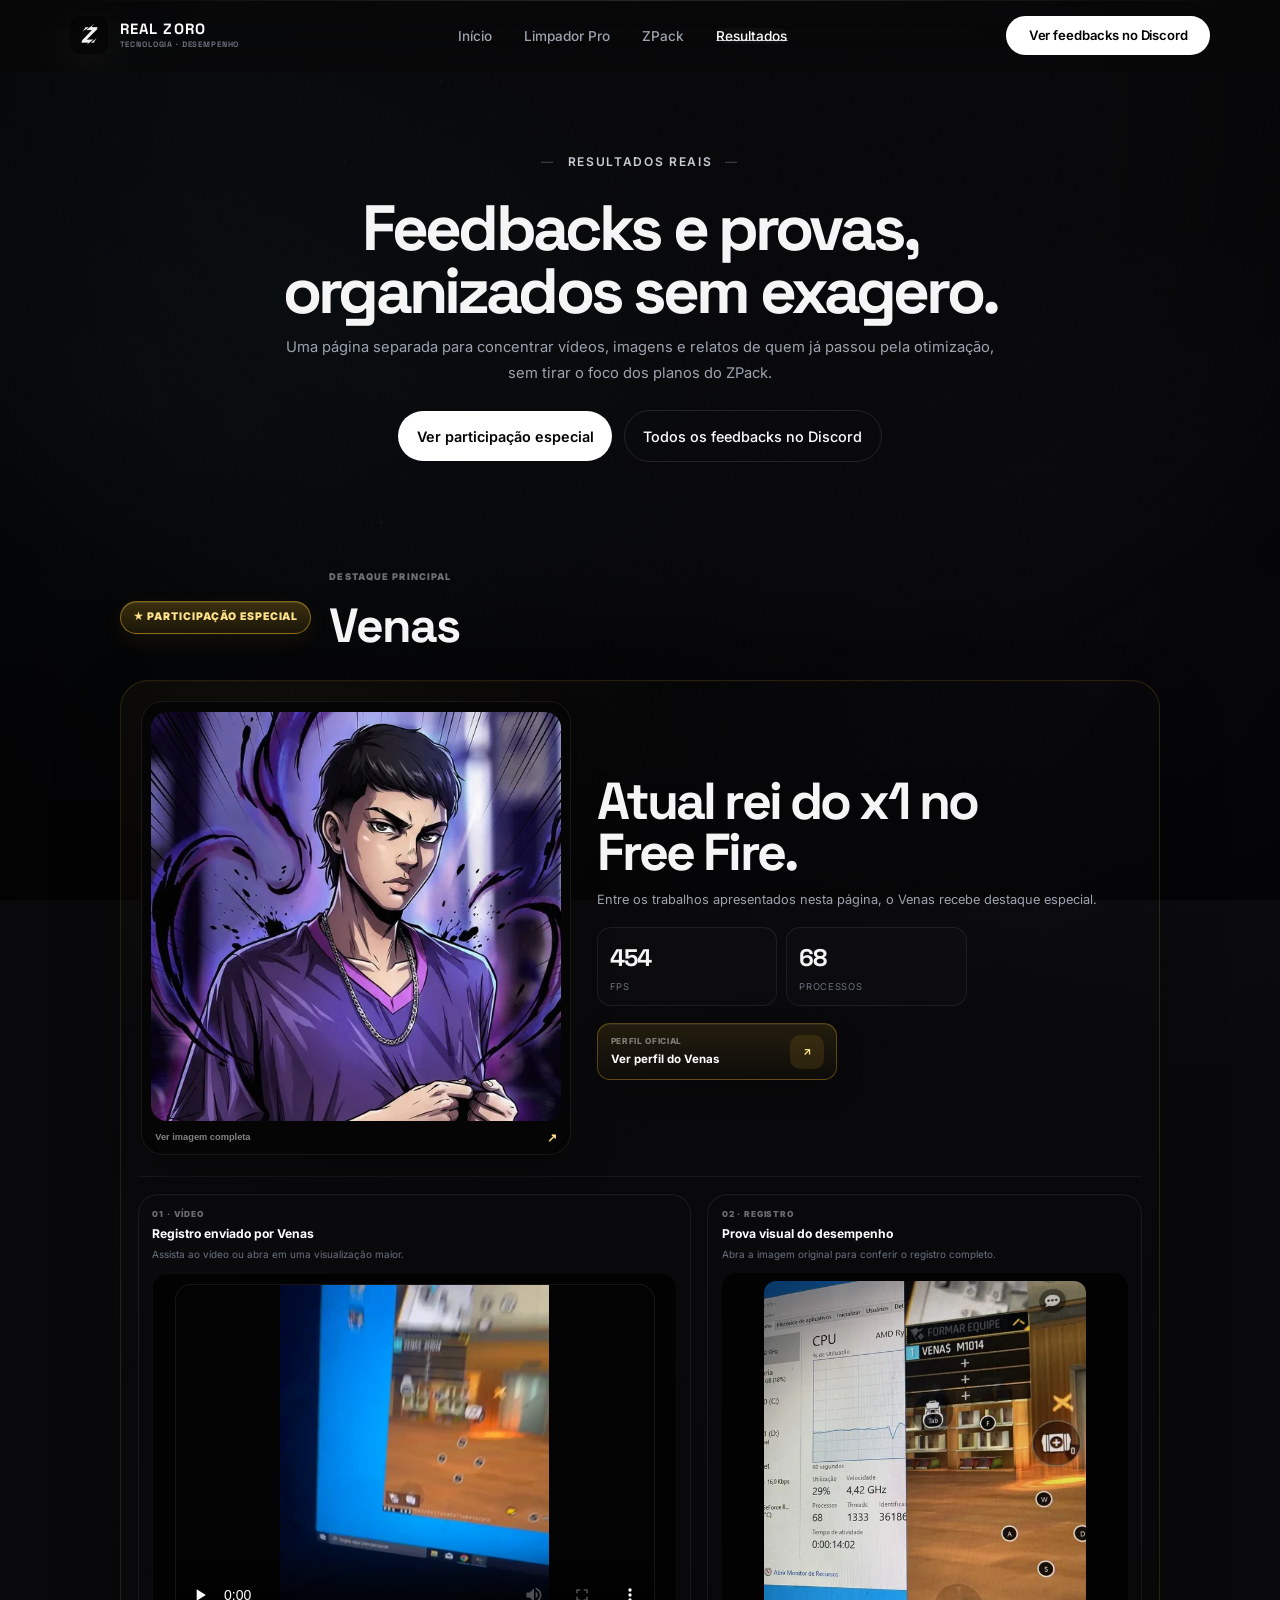
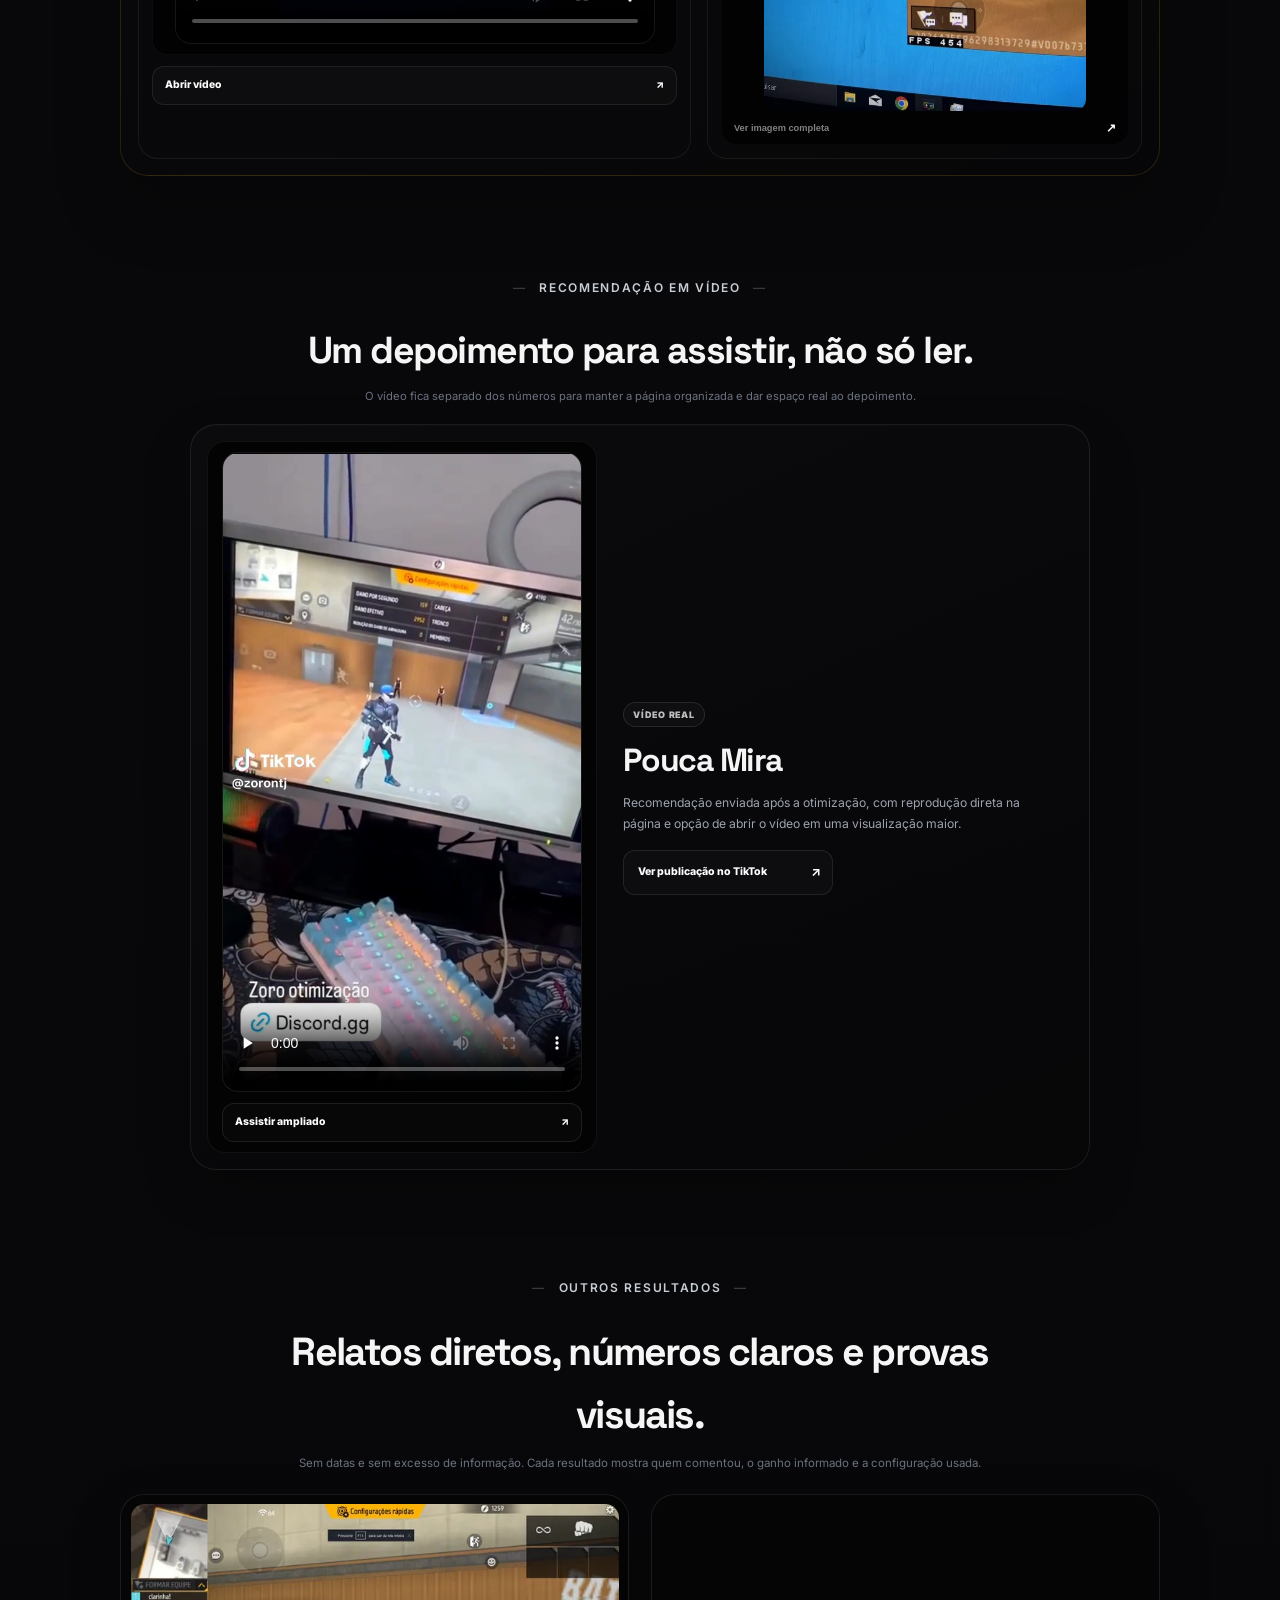
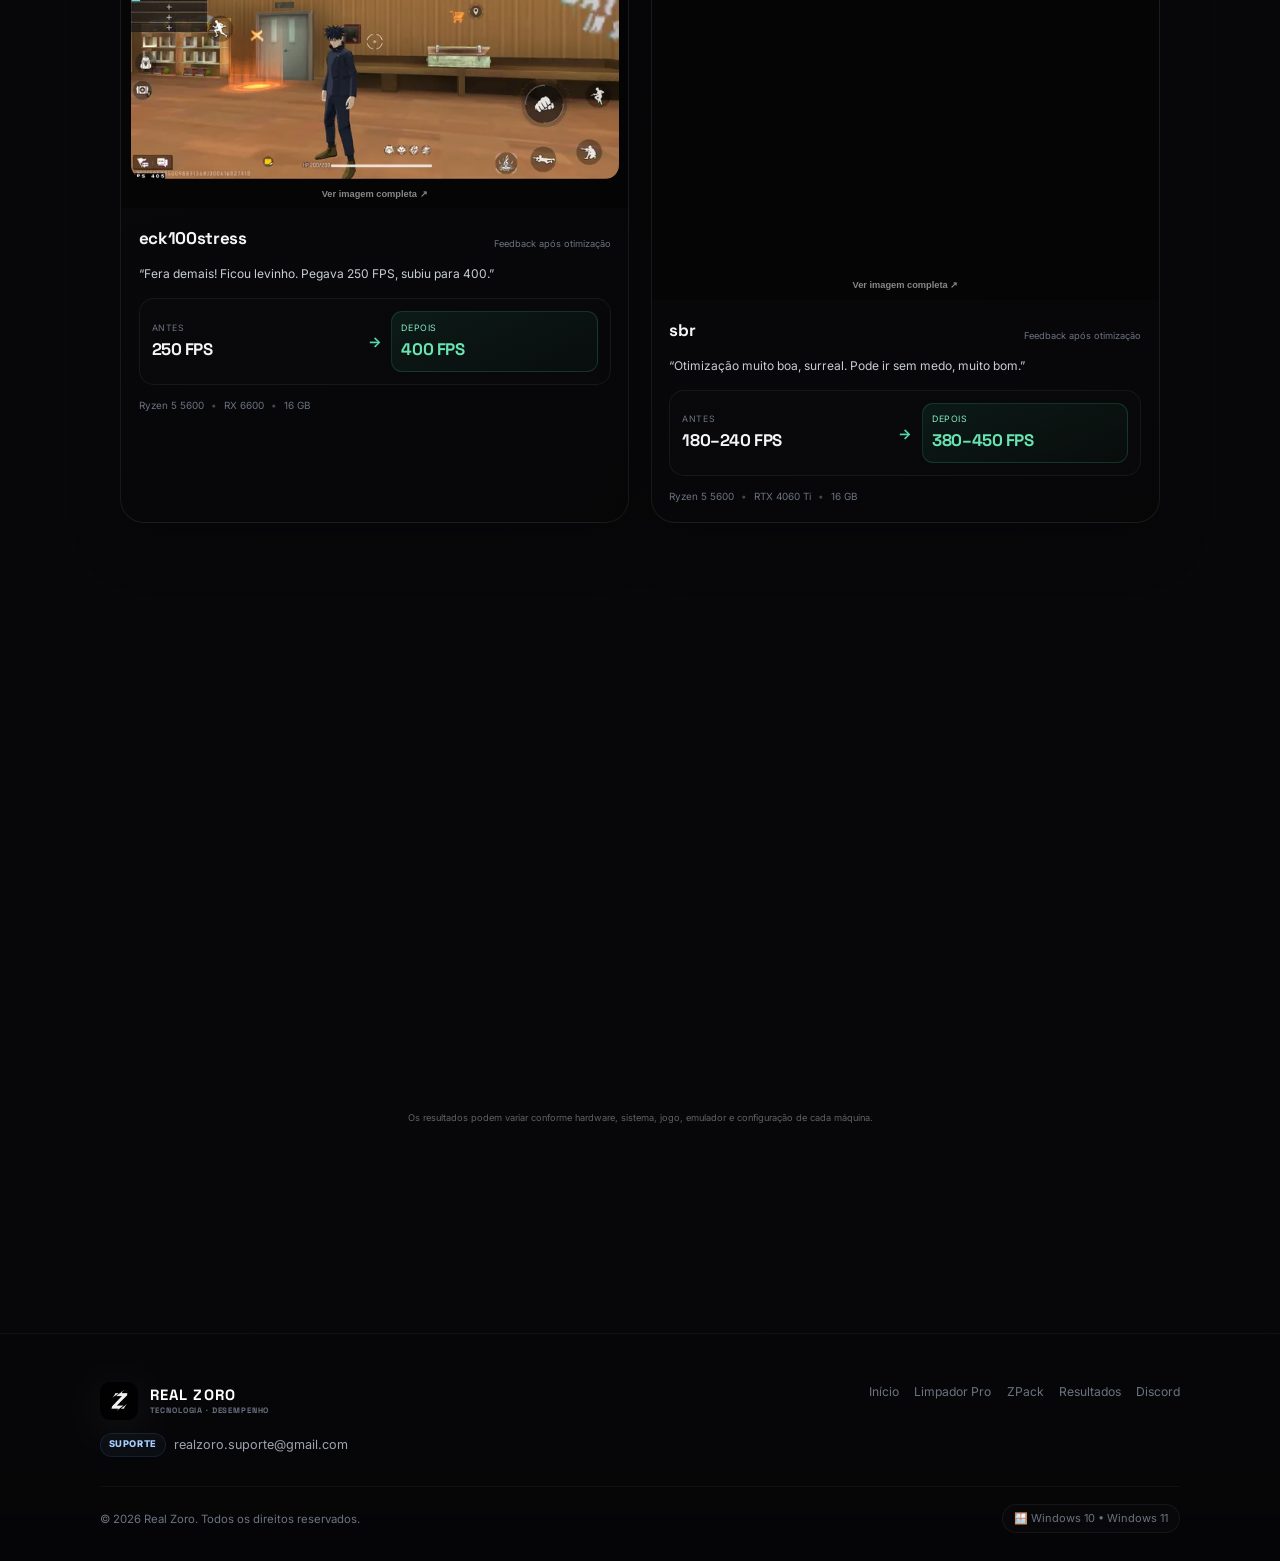
<file: resultados/index.html>
<!DOCTYPE html>
<html lang="pt-BR"><head>
<meta charset="utf-8"/><meta content="width=device-width,initial-scale=1.0" name="viewport"/>
<title>Resultados reais — Real Zoro</title>
<meta content="Resultados reais de otimizações ZPack, com vídeos, feedbacks e registros enviados após os atendimentos." name="description"/>
<meta content="#080808" name="theme-color"/><meta content="dark" name="color-scheme"/>
<meta content="Resultados reais — Real Zoro" property="og:title"/><meta content="Vídeos, feedbacks e provas de desempenho de otimizações ZPack." property="og:description"/><meta content="website" property="og:type"/><meta content="pt_BR" property="og:locale"/><meta content="Real Zoro" property="og:site_name"/><meta content="../assets/LogoZ.png" property="og:image"/>
<meta content="summary_large_image" name="twitter:card"/><meta content="Resultados reais — Real Zoro" name="twitter:title"/><meta content="Vídeos, feedbacks e provas de desempenho de otimizações ZPack." name="twitter:description"/><meta content="../assets/LogoZ.png" name="twitter:image"/>
<meta content="index,follow,max-image-preview:large" name="robots"/><link href="../assets/favicon.png" rel="icon" type="image/png"/>
<link href="https://fonts.googleapis.com" rel="preconnect"/><link crossorigin="" href="https://fonts.gstatic.com" rel="preconnect"/><link href="https://fonts.googleapis.com/css2?family=Inter:wght@400;500;600;700;800&amp;family=Space+Grotesk:wght@500;600;700&amp;display=swap" rel="stylesheet"/>
<link href="../assets/style.css" rel="stylesheet"/>
<script type="application/ld+json">{"@context":"https://schema.org","@type":"CollectionPage","name":"Resultados reais — Real Zoro","description":"Coleção de feedbacks, vídeos e registros de resultados de otimizações ZPack.","inLanguage":"pt-BR"}</script>
</head><body class="page-results"><a class="skip-link" href="#conteudo">Pular para o conteúdo</a><canvas aria-hidden="true" id="particles"></canvas><div aria-hidden="true" class="site-bg"><div class="bg-orb orb-1"></div><div class="bg-orb orb-2"></div><div class="bg-orb orb-3"></div><div class="bg-grid"></div><div class="bg-beam"></div><div class="bg-noise"></div><div class="bg-vignette"></div></div>
<nav aria-label="Navegação principal" class="nav"><div class="nav-inner"><a aria-label="Real Zoro" class="logo realzoro-logo" href="../"><img alt="" class="brand-logo-small" decoding="async" height="38" src="../assets/LogoZ.webp" width="38"/><span class="realzoro-name"><strong>REAL ZORO</strong><small>Tecnologia · Desempenho</small></span></a><ul class="nav-links" id="navLinks"><li><a href="../">Início</a></li><li><a href="../limpador-pro/">Limpador Pro</a></li><li><a href="../zpack/">ZPack</a></li><li><a aria-current="page" class="active" href="./">Resultados</a></li></ul><a class="nav-cta" href="https://discord.gg/urYvqz3s69" rel="noopener noreferrer" target="_blank">Ver feedbacks no Discord</a><button aria-controls="navLinks" aria-expanded="false" aria-label="Abrir menu" class="mobile-toggle" id="mobileToggle" type="button">☰</button></div></nav>
<main class="page-main results-page-main" id="conteudo">
<section class="results-page-hero"><div class="wrap"><div class="results-page-hero-inner reveal"><span class="sec-label">Resultados reais</span><h1>Feedbacks e provas, organizados sem exagero.</h1><p>Uma página separada para concentrar vídeos, imagens e relatos de quem já passou pela otimização, sem tirar o foco dos planos do ZPack.</p><div class="results-page-actions"><a class="btn-main" href="#venas">Ver participação especial</a><a class="btn-ghost" href="https://discord.gg/urYvqz3s69" target="_blank" rel="noopener noreferrer">Todos os feedbacks no Discord</a></div></div></div></section>

<section class="results-page-section results-special" id="venas"><div class="wrap">
<div class="special-section-head reveal"><span class="special-yellow-badge">★ Participação especial</span><div><span class="special-overline">Destaque principal</span><h2>Venas</h2></div></div>

<article class="venas-premium-v17 reveal" aria-labelledby="venas-feature-title">
  <div class="venas-main-v17">
    <button class="venas-portrait-main" type="button" data-media-type="image" data-media-src="../assets/results/full/venas-portrait.png" aria-label="Abrir imagem do Venas em tamanho completo">
      <img src="../assets/results/venas-portrait.webp" srcset="../assets/results/mobile/venas-portrait-560.webp 560w, ../assets/results/venas-portrait.webp 820w" sizes="(max-width: 768px) 88vw, 430px" width="820" height="820" loading="eager" decoding="async" alt="Imagem do Venas"/>
      <span>Ver imagem completa <b>↗</b></span>
    </button>
    <div class="venas-main-copy">
      <h3 id="venas-feature-title">Atual rei do x1 no Free Fire.</h3>
      <p>Entre os trabalhos apresentados nesta página, o Venas recebe destaque especial.</p>
      <div class="venas-stats-simple" aria-label="Resultados do registro de Venas"><span><strong>454</strong><small>FPS</small></span><span><strong>68</strong><small>processos</small></span></div>
      <a class="venas-profile-button premium" href="https://www.tiktok.com/@venas_op?lang=es" target="_blank" rel="noopener noreferrer"><span><small>Perfil oficial</small><strong>Ver perfil do Venas</strong></span><b>↗</b></a>
    </div>
  </div>

  <div class="venas-media-sequence" aria-label="Vídeo e registro de desempenho do Venas">
    <article class="venas-media-item video-first">
      <div class="venas-media-copy"><span>01 · Vídeo</span><strong>Registro enviado por Venas</strong><p>Assista ao vídeo ou abra em uma visualização maior.</p></div>
      <div class="venas-video-frame">
        <video class="media-native video-venas" controls playsinline preload="none" poster="../assets/results/venas-video-poster.webp">
          <source src="../assets/results/venas-proof-full.mp4" type="video/mp4"/>
          Seu navegador não suporta reprodução de vídeo.
        </video>
      </div>
      <button class="media-open neutral" type="button" data-media-type="video" data-media-src="../assets/results/venas-proof-full.mp4" data-media-poster="../assets/results/venas-video-poster.webp">Abrir vídeo <span>↗</span></button>
    </article>

    <article class="venas-media-item proof-second">
      <div class="venas-media-copy"><span>02 · Registro</span><strong>Prova visual do desempenho</strong><p>Abra a imagem original para conferir o registro completo.</p></div>
      <button class="venas-proof-button-v17" type="button" data-media-type="image" data-media-src="../assets/results/full/venas-proof.png" aria-label="Abrir registro de desempenho de Venas em resolução completa">
        <img src="../assets/results/venas-proof.webp" srcset="../assets/results/mobile/venas-proof-560.webp 560w, ../assets/results/venas-proof.webp 900w" sizes="(max-width: 768px) 90vw, 480px" width="900" height="1200" loading="lazy" decoding="async" alt="Registro de desempenho do Venas com Gerenciador de Tarefas e Free Fire"/>
        <span>Ver imagem completa <b>↗</b></span>
      </button>
    </article>
  </div>
</article>
</div></section>

<section class="results-page-section recommendation-section"><div class="wrap">
<div class="recommendation-heading reveal"><span class="sec-label">Recomendação em vídeo</span><h2>Um depoimento para assistir, não só ler.</h2><p>O vídeo fica separado dos números para manter a página organizada e dar espaço real ao depoimento.</p></div>
<article class="video-recommendation-v17 reveal" aria-labelledby="poucamira-title">
  <div class="recommendation-video-wrap-v17">
    <video class="media-native video-poucamira" controls playsinline preload="none" poster="../assets/results/poucamira-poster.webp">
      <source src="../assets/results/poucamira-full.mp4" type="video/mp4"/>
      Seu navegador não suporta reprodução de vídeo.
    </video>
    <button class="media-open recommendation-open" type="button" data-media-type="video" data-media-src="../assets/results/poucamira-full.mp4" data-media-poster="../assets/results/poucamira-poster.webp">Assistir ampliado <span>↗</span></button>
  </div>
  <div class="recommendation-copy-v17">
    <span class="recommendation-badge-v17">Vídeo real</span>
    <h3 id="poucamira-title">Pouca Mira</h3>
    <p>Recomendação enviada após a otimização, com reprodução direta na página e opção de abrir o vídeo em uma visualização maior.</p>
    <div class="recommendation-actions-v17"><a href="https://www.tiktok.com/@zorontj/video/7618662261959249174" target="_blank" rel="noopener noreferrer"><span>Ver publicação no TikTok</span><b>↗</b></a></div>
  </div>
</article>
</div></section>

<section class="results-page-section standard-results"><div class="wrap">
<div class="results-section-title reveal"><span class="sec-label">Outros resultados</span><h2>Relatos diretos, números claros e provas visuais.</h2><p>Sem datas e sem excesso de informação. Cada resultado mostra quem comentou, o ganho informado e a configuração usada.</p></div>
<div class="results-grid-v16">
  <article class="result-card-v16 reveal d1">
    <button class="result-card-media" type="button" data-media-type="image" data-media-src="../assets/results/full/eck-proof.png" aria-label="Abrir prova enviada por eck100stress">
      <img src="../assets/results/eck-proof.webp" srcset="../assets/results/mobile/eck-proof-640.webp 640w, ../assets/results/eck-proof.webp 1200w" sizes="(max-width: 768px) 92vw, 500px" width="1200" height="675" loading="lazy" decoding="async" alt="Registro em jogo enviado por eck100stress"/>
      <span>Ver imagem completa ↗</span>
    </button>
    <div class="result-card-content"><div class="result-card-person"><strong>eck100stress</strong><span>Feedback após otimização</span></div><blockquote>“Fera demais! Ficou levinho. Pegava 250 FPS, subiu para 400.”</blockquote><div class="result-metrics"><span><small>Antes</small><strong>250 FPS</strong></span><b>→</b><span class="after"><small>Depois</small><strong>400 FPS</strong></span></div><p class="result-hardware">Ryzen 5 5600 <i>•</i> RX 6600 <i>•</i> 16 GB</p></div>
  </article>

  <article class="result-card-v16 reveal d2">
    <button class="result-card-media" type="button" data-media-type="image" data-media-src="../assets/results/full/sbr-proof.png" aria-label="Abrir prova enviada por sbr">
      <img src="../assets/results/sbr-proof.webp" srcset="../assets/results/mobile/sbr-proof-640.webp 640w, ../assets/results/sbr-proof.webp 1200w" sizes="(max-width: 768px) 92vw, 500px" width="1200" height="900" loading="lazy" decoding="async" alt="Registro em jogo enviado por sbr"/>
      <span>Ver imagem completa ↗</span>
    </button>
    <div class="result-card-content"><div class="result-card-person"><strong>sbr</strong><span>Feedback após otimização</span></div><blockquote>“Otimização muito boa, surreal. Pode ir sem medo, muito bom.”</blockquote><div class="result-metrics"><span><small>Antes</small><strong>180–240 FPS</strong></span><b>→</b><span class="after"><small>Depois</small><strong>380–450 FPS</strong></span></div><p class="result-hardware">Ryzen 5 5600 <i>•</i> RTX 4060 Ti <i>•</i> 16 GB</p></div>
  </article>

  <article class="result-card-v16 result-card-wide reveal d3">
    <button class="result-card-media" type="button" data-media-type="image" data-media-src="../assets/results/full/z-proof.png" aria-label="Abrir prova enviada por Z">
      <img src="../assets/results/z-proof.webp" srcset="../assets/results/mobile/z-proof-640.webp 640w, ../assets/results/z-proof.webp 1200w" sizes="(max-width: 768px) 92vw, 620px" width="1200" height="900" loading="lazy" decoding="async" alt="Gerenciador de Tarefas enviado no feedback de Z"/>
      <span>Ver imagem completa ↗</span>
    </button>
    <div class="result-card-content"><div class="result-card-person"><strong>Z</strong><span>Feedback após otimização</span></div><blockquote>“Passei de 175 processos para 76, com o PC mais fluido e FPS estáveis.”</blockquote><div class="result-metrics result-metrics-double"><span><small>FPS antes</small><strong>101</strong></span><b>→</b><span class="after"><small>FPS depois</small><strong>190–200</strong></span><span><small>Processos antes</small><strong>175</strong></span><b>→</b><span class="after"><small>Processos depois</small><strong>76</strong></span></div><p class="result-hardware">Intel i7-7700 <i>•</i> RTX 3050 <i>•</i> Emulador MSI</p></div>
  </article>
</div>

<div class="discord-proof-block reveal"><div><span class="discord-proof-label">Mais feedbacks</span><strong>Os comentários mostrados aqui e muitos outros estão no Discord.</strong><p>Lá ficam os relatos completos, conversas e outros registros enviados depois das otimizações.</p></div><a href="https://discord.gg/urYvqz3s69" target="_blank" rel="noopener noreferrer">Abrir feedbacks no Discord <span>↗</span></a></div>
<p class="results-disclaimer-v16">Os resultados podem variar conforme hardware, sistema, jogo, emulador e configuração de cada máquina.</p>
<div class="results-next-step reveal"><div><span class="sec-label">Próximo passo</span><strong>Já viu os resultados? Compare os planos do ZPack.</strong><p>Os resultados ficam aqui; planos, condições e contratação continuam na página do serviço.</p></div><div class="results-next-step-actions"><a class="btn-main" href="../zpack/#planos-zpack">Ver planos do ZPack</a><a class="btn-ghost" href="https://discord.gg/urYvqz3s69" target="_blank" rel="noopener noreferrer">Falar no Discord</a></div></div>
</div></section>
</main>
<footer class="footer page-footer"><div class="foot-inner"><div class="foot-brand"><a class="logo realzoro-logo" href="../"><img alt="" class="brand-logo-small" decoding="async" fetchpriority="low" height="38" loading="lazy" src="../assets/LogoZ.webp" width="38"/><span class="realzoro-name"><strong>REAL ZORO</strong><small>Tecnologia · Desempenho</small></span></a><a class="foot-email" href="mailto:realzoro.suporte@gmail.com"><span class="foot-email-label">Suporte</span><span>realzoro.suporte@gmail.com</span></a></div><nav aria-label="Links do rodapé" class="foot-nav"><a href="../">Início</a><a href="../limpador-pro/">Limpador Pro</a><a href="../zpack/">ZPack</a><a href="./">Resultados</a><a href="https://discord.gg/urYvqz3s69" rel="noopener noreferrer" target="_blank">Discord</a></nav></div><div class="foot-bottom"><p>© 2026 Real Zoro. Todos os direitos reservados.</p><span class="os-tag">🪟 Windows 10 • Windows 11</span></div></footer>
<div class="media-viewer" id="mediaViewer" role="dialog" aria-modal="true" aria-label="Visualização ampliada" aria-hidden="true"><div class="media-viewer-inner"><button class="media-viewer-close" id="mediaViewerClose" type="button" aria-label="Fechar visualização">×</button><div class="media-viewer-stage" id="mediaViewerStage"></div></div></div>
<div aria-label="Visualização ampliada da imagem" aria-modal="true" class="lightbox" id="lightbox" role="dialog"><div class="lightbox-inner"><button aria-label="Fechar imagem ampliada" class="lightbox-close" id="lightboxClose" type="button">×</button><img alt="" id="lightboxImage"/></div></div>
<script defer src="../assets/script.js"></script></body></html>
</file>
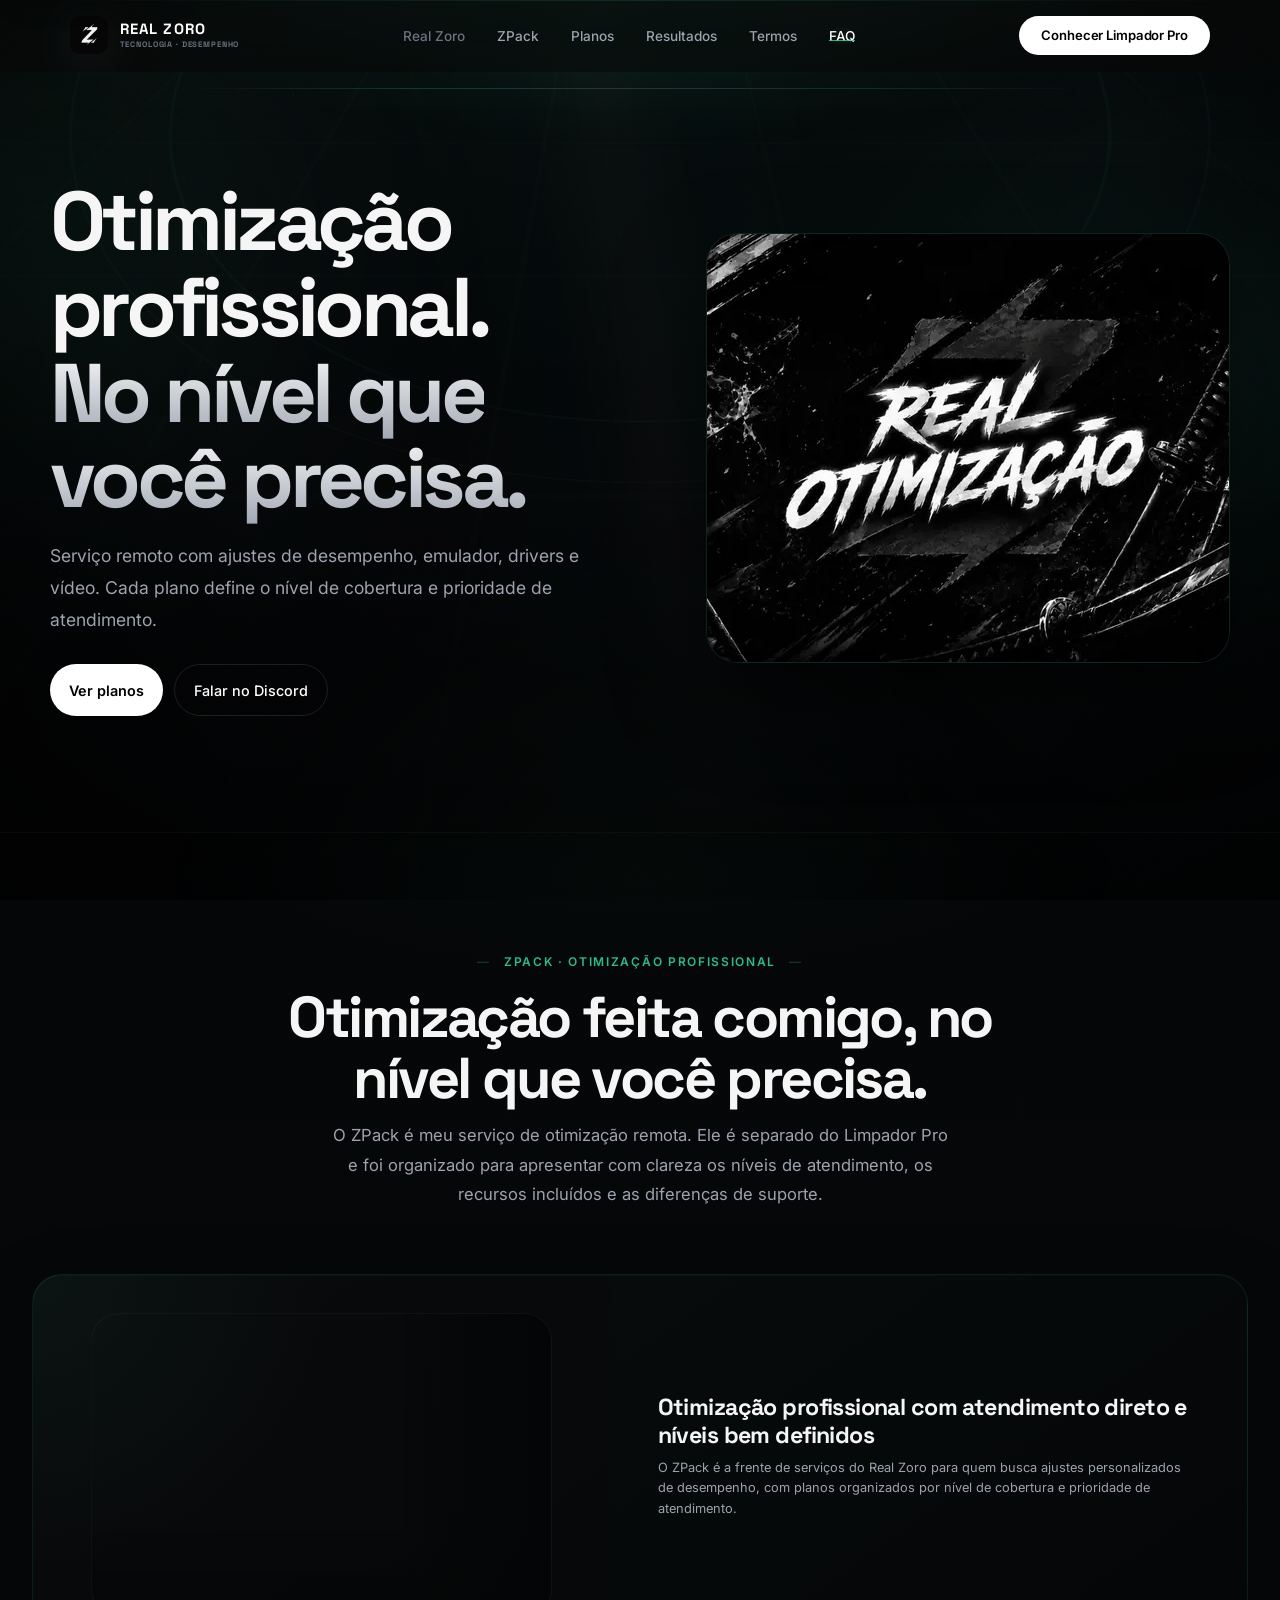
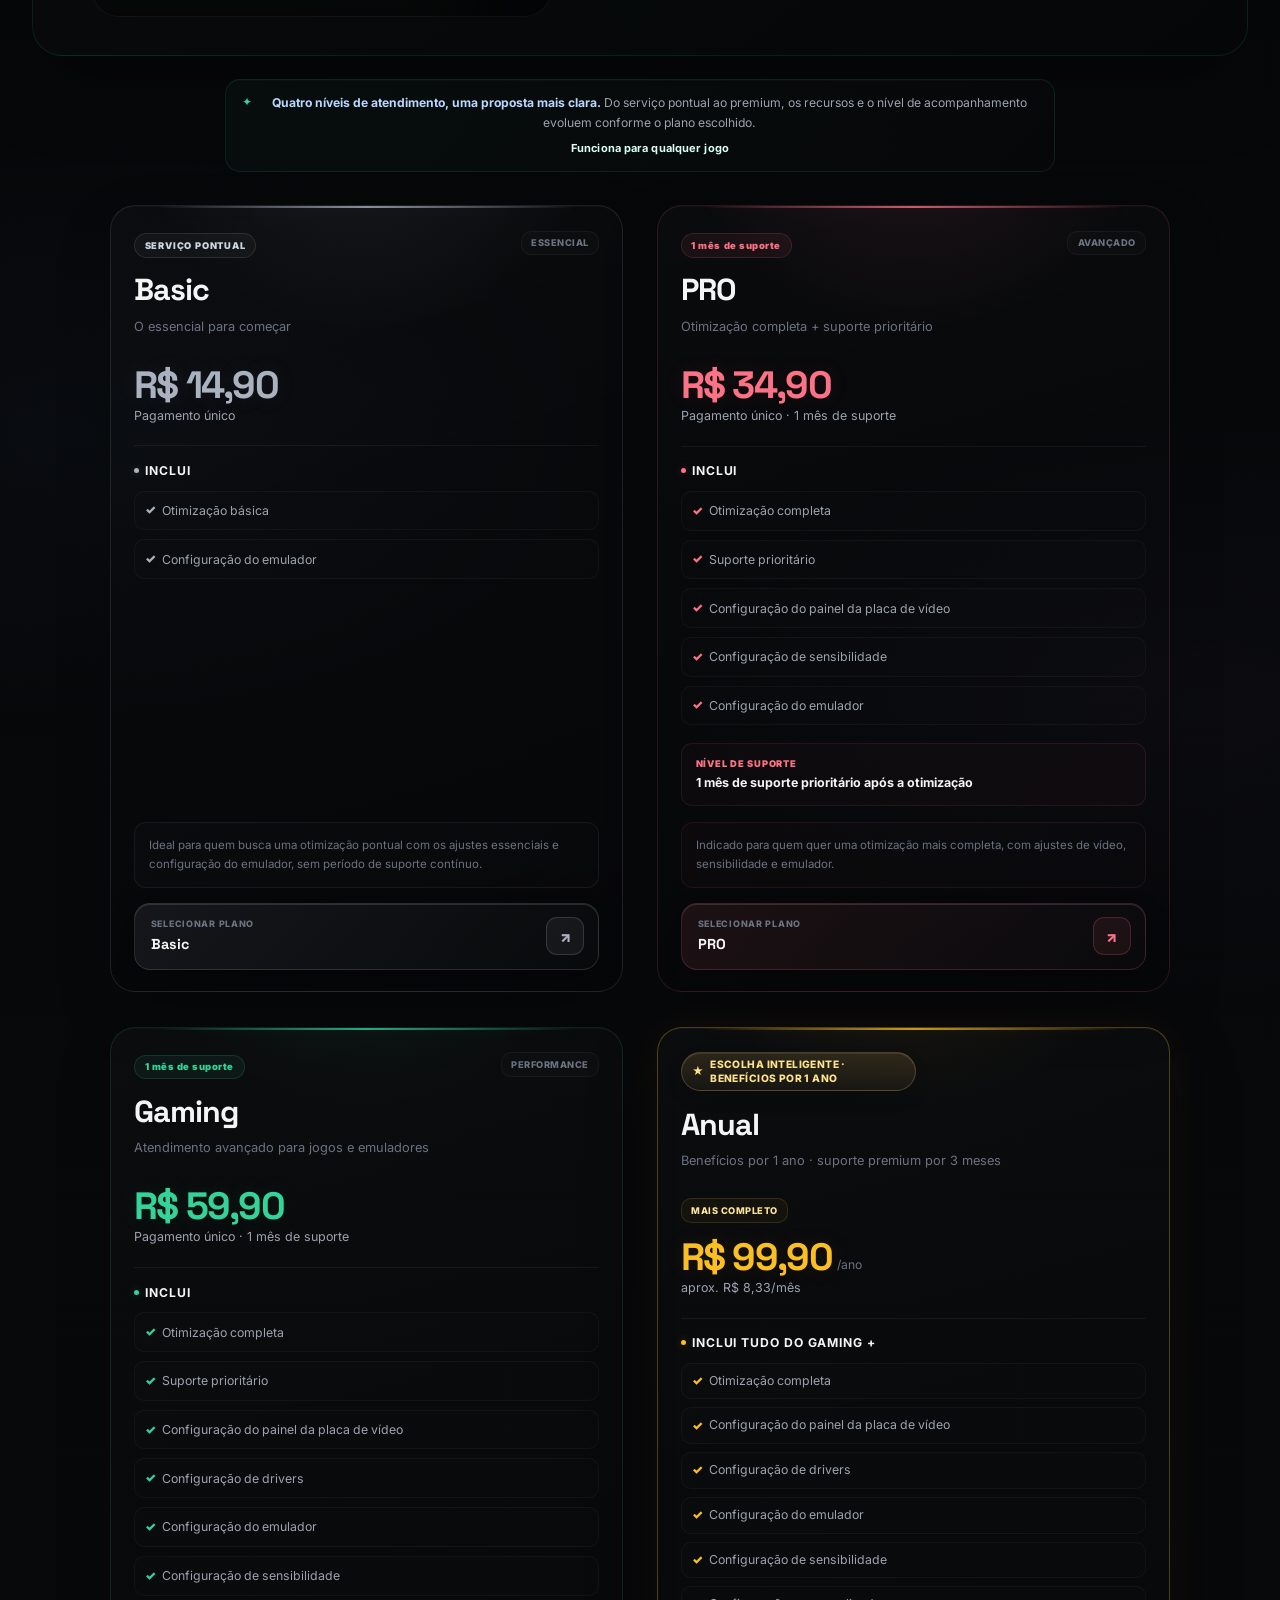
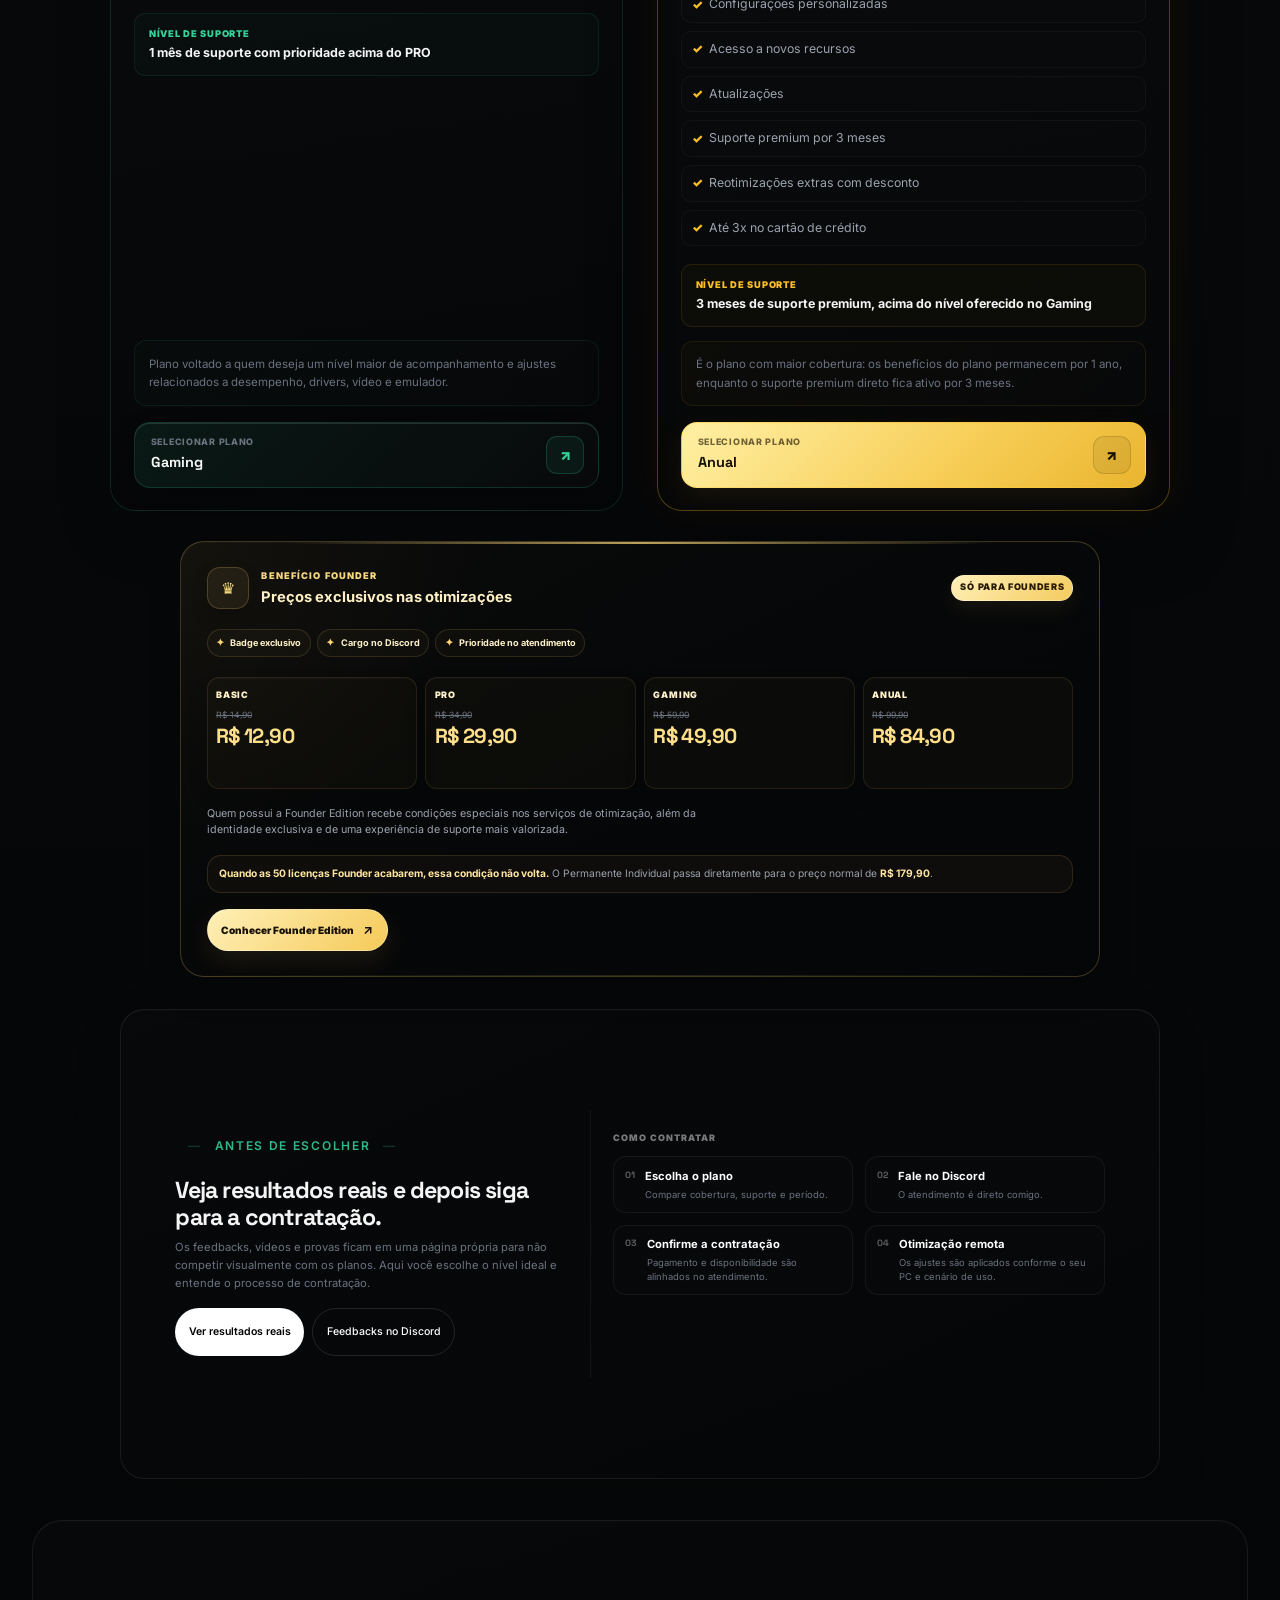
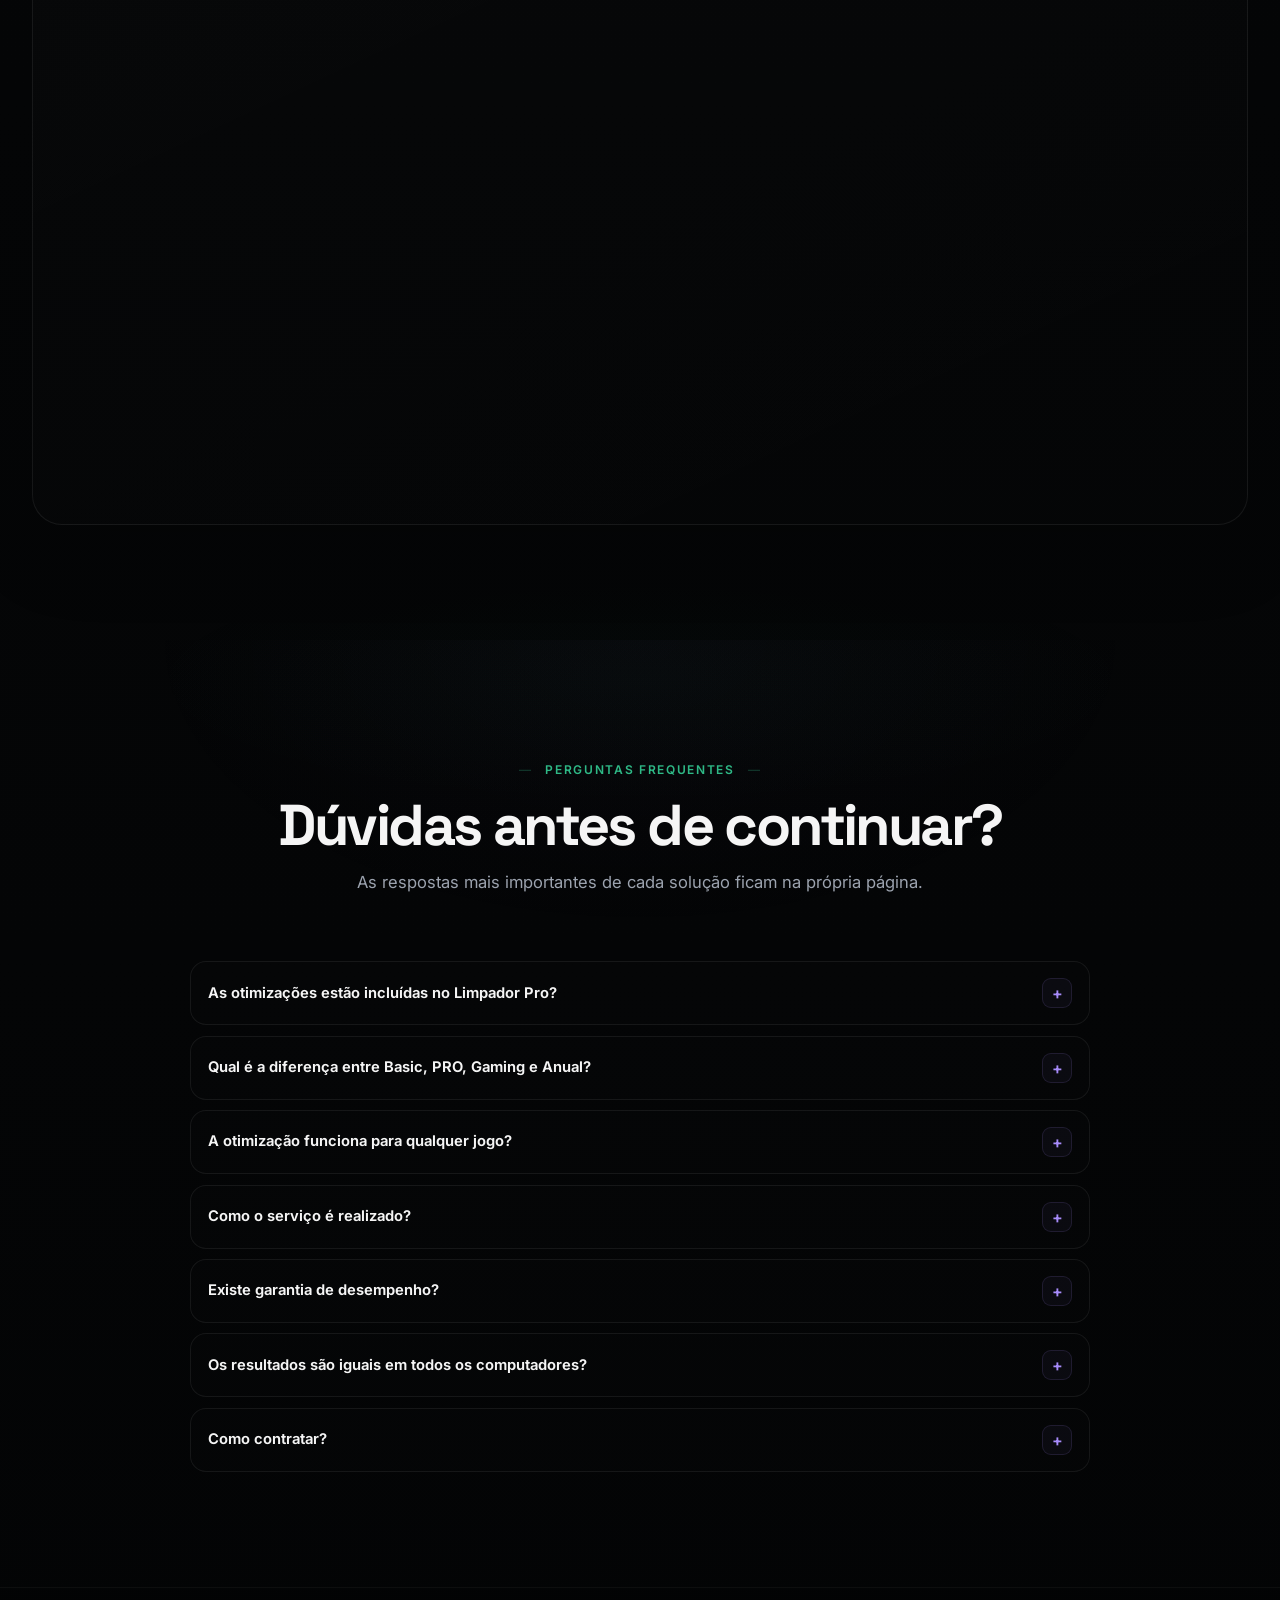
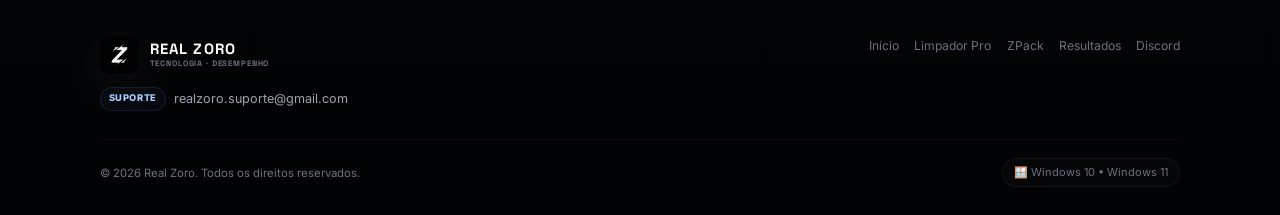
<file: zpack/index.html>
<!DOCTYPE html>

<html lang="pt-BR"><head>
<meta charset="utf-8"/><meta content="width=device-width,initial-scale=1.0" name="viewport"/>
<title>ZPack — Otimização profissional por Real Zoro</title>
<meta content="ZPack: otimização remota para PC, jogos e emuladores com Basic, PRO, Gaming e Anual." name="description"/>
<meta content="#080808" name="theme-color"/><meta content="dark" name="color-scheme"/>
<meta content="ZPack — Otimização profissional por Real Zoro" property="og:title"/><meta content="ZPack: otimização remota para PC, jogos e emuladores com Basic, PRO, Gaming e Anual." property="og:description"/><meta content="website" property="og:type"/><meta content="pt_BR" property="og:locale"/><meta content="Real Zoro" property="og:site_name"/><meta content="../assets/LogoZ.png" property="og:image"/>
<meta content="summary_large_image" name="twitter:card"/><meta content="ZPack — Otimização profissional por Real Zoro" name="twitter:title"/><meta content="ZPack: otimização remota para PC, jogos e emuladores com Basic, PRO, Gaming e Anual." name="twitter:description"/><meta content="../assets/LogoZ.png" name="twitter:image"/>
<meta content="index,follow,max-image-preview:large" name="robots"/><link href="../assets/favicon.png" rel="icon" type="image/png"/>
<link href="https://fonts.googleapis.com" rel="preconnect"/><link crossorigin="" href="https://fonts.gstatic.com" rel="preconnect"/><link href="https://fonts.googleapis.com/css2?family=Inter:wght@400;500;600;700;800&amp;family=Space+Grotesk:wght@500;600;700&amp;display=swap" rel="stylesheet"/>
<link href="../assets/style.css" rel="stylesheet"/>
<script type="application/ld+json">{"@context": "https://schema.org", "@type": "Service", "name": "ZPack Otimização", "provider": {"@type": "Person", "name": "Real Zoro"}, "description": "Serviço remoto de otimização profissional para PCs Windows, jogos e emuladores.", "areaServed": "BR"}</script>
</head><body class="page-zpack"><a class="skip-link" href="#conteudo">Pular para o conteúdo</a><canvas aria-hidden="true" id="particles"></canvas><div aria-hidden="true" class="site-bg"><div class="bg-orb orb-1"></div><div class="bg-orb orb-2"></div><div class="bg-orb orb-3"></div><div class="bg-grid"></div><div class="bg-beam"></div><div class="bg-noise"></div><div class="bg-vignette"></div></div><nav aria-label="Navegação principal" class="nav"><div class="nav-inner"><a aria-label="Real Zoro" class="logo realzoro-logo" href="../"><img alt="" class="brand-logo-small" decoding="async" height="38" src="../assets/LogoZ.webp" width="38"/><span class="realzoro-name"><strong>REAL ZORO</strong><small>Tecnologia · Desempenho</small></span></a><ul class="nav-links" id="navLinks"><li><a class="product-nav-back" href="../">Real Zoro</a></li><li><a href="#otimizacoes">ZPack</a></li><li><a href="#planos-zpack">Planos</a></li><li><a href="../resultados/">Resultados</a></li><li><a href="#termos-zpack">Termos</a></li><li><a href="#faq">FAQ</a></li></ul><a class="nav-cta" href="../limpador-pro/">Conhecer Limpador Pro</a><button aria-controls="navLinks" aria-expanded="false" aria-label="Abrir menu" class="mobile-toggle" id="mobileToggle" type="button">☰</button></div></nav><main class="page-main" id="conteudo"><section class="page-hero zp-hero" id="inicio"><div class="wrap"><div class="page-hero-grid"><div><h1>Otimização profissional.<br/><span>No nível que você precisa.</span></h1><p>Serviço remoto com ajustes de desempenho, emulador, drivers e vídeo. Cada plano define o nível de cobertura e prioridade de atendimento.</p><div class="page-actions"><a class="btn-main" href="#planos-zpack">Ver planos</a><a class="btn-ghost" href="https://discord.gg/urYvqz3s69" rel="noopener noreferrer" target="_blank">Falar no Discord</a></div></div><div class="page-visual zp-visual"><img alt="Real Otimização — identidade visual do serviço" decoding="async" fetchpriority="high" height="720" loading="eager" src="../assets/RealOtimizacao.webp" srcset="../assets/mobile/RealOtimizacao-760.webp 760w, ../assets/RealOtimizacao.webp 1279w" sizes="(max-width: 768px) 94vw, 48vw" width="1279"/></div></div></div></section><section class="sec-optimization" id="otimizacoes">
<div class="wrap">
<div class="sec-head reveal">
<span class="sec-label">ZPack · Otimização profissional</span>
<h2 class="sec-title">Otimização feita comigo, no nível que você precisa.</h2>
<p class="sec-desc">O ZPack é meu serviço de otimização remota. Ele é separado do Limpador Pro e foi organizado para apresentar com clareza os níveis de atendimento, os recursos incluídos e as diferenças de suporte.</p>
</div>
<div class="zpack-visual reveal zpack-brand-showcase">
<div class="zpack-visual-media zpack-logo-media">
<img alt="Logo ZPack" class="zpack-feature-logo" decoding="async" fetchpriority="low" height="389" loading="lazy" src="../assets/ZPackLogo.webp" width="892"/>
</div>
<div class="zpack-visual-copy">
<h3>Otimização profissional com atendimento direto e níveis bem definidos</h3>
<p>O ZPack é a frente de serviços do Real Zoro para quem busca ajustes personalizados de desempenho, com planos organizados por nível de cobertura e prioridade de atendimento.</p>
</div>
</div>
<div class="optimization-intro zpack-levels-intro reveal">
<span>✦</span>
<div><strong>Quatro níveis de atendimento, uma proposta mais clara.</strong> Do serviço pontual ao premium, os recursos e o nível de acompanhamento evoluem conforme o plano escolhido. <span class="zpack-inline-note"><strong>Funciona para qualquer jogo</strong></span></div>
</div>
<div class="optimization-grid" id="planos-zpack">
<article class="optimization-card basic reveal d1">
<div class="optimization-top">
<div class="optimization-tier">
<span class="optimization-choice">Serviço pontual</span>
<h3>Basic</h3>
<p class="optimization-duration">O essencial para começar</p>
</div>
<span class="optimization-level">Essencial</span>
</div>
<div class="optimization-price"><strong>R$ 14,90</strong></div>
<p class="optimization-equivalent">Pagamento único</p>
<hr/>
<h4>Inclui</h4>
<ul class="optimization-list">
<li>Otimização básica</li>
<li>Configuração do emulador</li>
</ul>
<div class="optimization-note">Ideal para quem busca uma otimização pontual com os ajustes essenciais e configuração do emulador, sem período de suporte contínuo.</div>
<a class="plan-cta" href="https://discord.gg/urYvqz3s69" rel="noopener noreferrer" target="_blank"><span class="plan-cta-copy"><small>Selecionar plano</small><strong>Basic</strong></span><span class="plan-cta-arrow">↗</span></a>
</article>
<article class="optimization-card pro reveal d2">
<div class="optimization-top">
<div class="optimization-tier">
<span class="optimization-choice">1 mês de suporte</span>
<h3>PRO</h3>
<p class="optimization-duration">Otimização completa + suporte prioritário</p>
</div>
<span class="optimization-level">Avançado</span>
</div>
<div class="optimization-price"><strong>R$ 34,90</strong></div>
<p class="optimization-equivalent">Pagamento único · 1 mês de suporte</p>
<hr/>
<h4>Inclui</h4>
<ul class="optimization-list">
<li>Otimização completa</li>
<li>Suporte prioritário</li>
<li>Configuração do painel da placa de vídeo</li>
<li>Configuração de sensibilidade</li>
<li>Configuração do emulador</li>
</ul>
<div class="optimization-support">
<small>Nível de suporte</small>
<strong>1 mês de suporte prioritário após a otimização</strong>
</div>
<div class="optimization-note">Indicado para quem quer uma otimização mais completa, com ajustes de vídeo, sensibilidade e emulador.</div>
<a class="plan-cta" href="https://discord.gg/urYvqz3s69" rel="noopener noreferrer" target="_blank"><span class="plan-cta-copy"><small>Selecionar plano</small><strong>PRO</strong></span><span class="plan-cta-arrow">↗</span></a>
</article>
<article class="optimization-card gaming reveal d3">
<div class="optimization-top">
<div class="optimization-tier">
<span class="optimization-choice">1 mês de suporte</span>
<h3>Gaming</h3>
<p class="optimization-duration">Atendimento avançado para jogos e emuladores</p>
</div>
<span class="optimization-level">Performance</span>
</div>
<div class="optimization-price"><strong>R$ 59,90</strong></div>
<p class="optimization-equivalent">Pagamento único · 1 mês de suporte</p>
<hr/>
<h4>Inclui</h4>
<ul class="optimization-list">
<li>Otimização completa</li>
<li>Suporte prioritário</li>
<li>Configuração do painel da placa de vídeo</li>
<li>Configuração de drivers</li>
<li>Configuração do emulador</li>
<li>Configuração de sensibilidade</li>
</ul>
<div class="optimization-support">
<small>Nível de suporte</small>
<strong>1 mês de suporte com prioridade acima do PRO</strong>
</div>
<div class="optimization-note">Plano voltado a quem deseja um nível maior de acompanhamento e ajustes relacionados a desempenho, drivers, vídeo e emulador.</div>
<a class="plan-cta" href="https://discord.gg/urYvqz3s69" rel="noopener noreferrer" target="_blank"><span class="plan-cta-copy"><small>Selecionar plano</small><strong>Gaming</strong></span><span class="plan-cta-arrow">↗</span></a>
</article>
<article class="optimization-card annual reveal d4">
<div class="optimization-top">
<div class="optimization-tier">
<span class="optimization-choice">Escolha inteligente · benefícios por 1 ano</span>
<h3>Anual</h3>
<p class="optimization-duration">Benefícios por 1 ano · suporte premium por 3 meses</p>
</div>
<span class="optimization-level">Mais completo</span>
</div>
<div class="optimization-price"><strong>R$ 99,90</strong><span>/ano</span></div>
<p class="optimization-equivalent">aprox. R$ 8,33/mês</p>
<hr/>
<h4>Inclui tudo do Gaming +</h4>
<ul class="optimization-list">
<li>Otimização completa</li>
<li>Configuração do painel da placa de vídeo</li>
<li>Configuração de drivers</li>
<li>Configuração do emulador</li>
<li>Configuração de sensibilidade</li>
<li>Configurações personalizadas</li>
<li>Acesso a novos recursos</li>
<li>Atualizações</li>
<li>Suporte premium por 3 meses</li>
<li>Reotimizações extras com desconto</li>
<li>Até 3x no cartão de crédito</li>
</ul>
<div class="optimization-support">
<small>Nível de suporte</small>
<strong>3 meses de suporte premium, acima do nível oferecido no Gaming</strong>
</div>
<div class="optimization-note">É o plano com maior cobertura: os benefícios do plano permanecem por 1 ano, enquanto o suporte premium direto fica ativo por 3 meses.</div>
<a class="plan-cta" href="https://discord.gg/urYvqz3s69" rel="noopener noreferrer" target="_blank"><span class="plan-cta-copy"><small>Selecionar plano</small><strong>Anual</strong></span><span class="plan-cta-arrow">↗</span></a>
</article>
</div>
<div class="optimization-founder founder-premium founder-expanded reveal">
<div class="founder-expanded-head">
<div aria-hidden="true" class="founder-premium-icon">♛</div>
<div class="founder-premium-copy">
<small>Benefício Founder</small>
<strong>Preços exclusivos nas otimizações</strong>
</div>
<span class="founder-only-badge">Só para Founders</span>
</div>
<div aria-label="Vantagens Founder" class="founder-perks">
<span>Badge exclusivo</span>
<span>Cargo no Discord</span>
<span>Prioridade no atendimento</span>
</div>
<div aria-label="Preços especiais Founder para otimizações" class="founder-price-grid">
<div class="founder-price-item"><em>Basic</em><s>R$ 14,90</s><strong>R$ 12,90</strong></div>
<div class="founder-price-item"><em>PRO</em><s>R$ 34,90</s><strong>R$ 29,90</strong></div>
<div class="founder-price-item"><em>Gaming</em><s>R$ 59,90</s><strong>R$ 49,90</strong></div>
<div class="founder-price-item"><em>Anual</em><s>R$ 99,90</s><strong>R$ 84,90</strong></div>
</div>
<p class="founder-expanded-desc">Quem possui a Founder Edition recebe condições especiais nos serviços de otimização, além da identidade exclusiva e de uma experiência de suporte mais valorizada.</p>
<div class="founder-expanded-alert"><strong>Quando as 50 licenças Founder acabarem, essa condição não volta.</strong> O Permanente Individual passa diretamente para o preço normal de <strong>R$ 179,90</strong>.</div>
<a class="founder-premium-cta" href="../limpador-pro/#preco"><span>Conhecer Founder Edition</span><b>↗</b></a>
</div>

<section class="zpack-decision-panel reveal" aria-labelledby="zpack-decision-title">
  <div class="zpack-decision-proof">
    <span class="sec-label">Antes de escolher</span>
    <h2 id="zpack-decision-title">Veja resultados reais e depois siga para a contratação.</h2>
    <p>Os feedbacks, vídeos e provas ficam em uma página própria para não competir visualmente com os planos. Aqui você escolhe o nível ideal e entende o processo de contratação.</p>
    <div class="zpack-decision-actions"><a class="btn-main" href="../resultados/">Ver resultados reais</a><a class="btn-ghost" href="https://discord.gg/urYvqz3s69" target="_blank" rel="noopener noreferrer">Feedbacks no Discord</a></div>
  </div>
  <div class="zpack-decision-flow">
    <span class="decision-flow-label">Como contratar</span>
    <ol>
      <li><span>01</span><div><strong>Escolha o plano</strong><p>Compare cobertura, suporte e período.</p></div></li>
      <li><span>02</span><div><strong>Fale no Discord</strong><p>O atendimento é direto comigo.</p></div></li>
      <li><span>03</span><div><strong>Confirme a contratação</strong><p>Pagamento e disponibilidade são alinhados no atendimento.</p></div></li>
      <li><span>04</span><div><strong>Otimização remota</strong><p>Os ajustes são aplicados conforme o seu PC e cenário de uso.</p></div></li>
    </ol>
  </div>
</section>

<section aria-labelledby="terms-title" class="terms-premium" id="termos-zpack">
<div class="terms-premium-head reveal">
<div aria-hidden="true" class="terms-doc-icon">▤</div>
<div>
<span class="sec-label">Antes de contratar</span>
<h2 id="terms-title">Termos de garantia e reembolso</h2>
<p>Informações importantes sobre a contratação, o suporte e o funcionamento do serviço.</p>
</div>
</div>
<div class="terms-premium-list">
<article class="terms-premium-row reveal d1">
<div class="terms-row-icon">▤</div>
<div class="terms-row-copy"><span>01</span><h3>Informações importantes</h3><p>Ao contratar este serviço, o cliente declara estar ciente de que se trata de um serviço digital, realizado remotamente, com início imediato após a confirmação do pagamento.</p></div>
</article>
<article class="terms-premium-row reveal d2">
<div class="terms-row-icon">✓</div>
<div class="terms-row-copy"><span>02</span><h3>Garantia de desempenho</h3><p>O serviço inclui otimização e ajustes técnicos com foco em melhoria de desempenho do sistema e/ou emulador, conforme o plano contratado.</p><p>Caso o cliente não perceba melhora significativa, será realizada uma nova análise técnica para verificação e possíveis ajustes adicionais dentro do período de suporte ativo.</p></div>
</article>
<article class="terms-premium-row reveal d3">
<div class="terms-row-icon">↻</div>
<div class="terms-row-copy"><span>03</span><h3>Reajustes e suporte</h3><p>Durante o período de suporte, o cliente tem direito a correções e ajustes relacionados ao serviço prestado, respeitando os limites do plano.</p></div>
</article>
<article class="terms-premium-row reveal d4">
<div class="terms-row-icon">!</div>
<div class="terms-row-copy"><span>04</span><h3>Observação importante</h3><p>Os resultados podem variar dependendo do hardware, configurações do sistema e uso do dispositivo.</p></div>
</article>
</div>
</section>
</div>
</section><section class="sec-faq" id="faq"><div class="wrap"><div class="sec-head reveal"><span class="sec-label">Perguntas frequentes</span><h2 class="sec-title">Dúvidas antes de continuar?</h2><p class="sec-desc">As respostas mais importantes de cada solução ficam na própria página.</p></div><div class="faq-shell"><details class="faq-item reveal"><summary>As otimizações estão incluídas no Limpador Pro?</summary><div class="faq-answer">Não. O <strong>ZPack é um serviço separado</strong> da licença do Limpador Pro. A Founder Edition apenas oferece preços especiais nas otimizações.</div></details><details class="faq-item reveal"><summary>Qual é a diferença entre Basic, PRO, Gaming e Anual?</summary><div class="faq-answer">A <strong>Basic</strong> é uma otimização pontual, sem período de suporte contínuo, com ajustes básicos e configuração do emulador. A <strong>PRO</strong> inclui otimização completa e <strong>1 mês de suporte prioritário</strong>, além de painel da placa de vídeo, sensibilidade e emulador. A <strong>Gaming</strong> também oferece <strong>1 mês de suporte</strong>, com prioridade acima do PRO e configuração de drivers. O <strong>Anual</strong> mantém os benefícios do plano por <strong>1 ano</strong> e inclui <strong>3 meses de suporte premium</strong>, além de configurações personalizadas, novos recursos, atualizações, reotimizações extras com desconto e até 3x no cartão.</div></details><details class="faq-item reveal"><summary>A otimização funciona para qualquer jogo?</summary><div class="faq-answer">Sim. O <strong>ZPack pode ser aplicado a qualquer jogo</strong>. Os ajustes são adaptados ao computador, ao jogo e ao cenário de uso do cliente, respeitando as características do hardware e do sistema.</div></details><details class="faq-item reveal"><summary>Como o serviço é realizado?</summary><div class="faq-answer">A otimização é um <strong>serviço digital e remoto</strong> e começa após a confirmação do pagamento.</div></details><details class="faq-item reveal"><summary>Existe garantia de desempenho?</summary><div class="faq-answer">O serviço inclui ajustes com foco em melhorar o desempenho dentro do escopo do plano. Se não houver melhora significativa, pode ser realizada uma nova análise e possíveis reajustes dentro do período de suporte ativo.</div></details><details class="faq-item reveal"><summary>Os resultados são iguais em todos os computadores?</summary><div class="faq-answer">Não. Os resultados podem variar de acordo com <strong>hardware, configurações do sistema e uso do dispositivo</strong>.</div></details><details class="faq-item reveal"><summary>Como contratar?</summary><div class="faq-answer">No momento, a contratação é feita pelo <a href="https://discord.gg/urYvqz3s69" rel="noopener noreferrer" target="_blank">Discord</a>.</div></details></div></div></section></main><footer class="footer page-footer"><div class="foot-inner"><div class="foot-brand"><a class="logo realzoro-logo" href="../"><img alt="" class="brand-logo-small" decoding="async" fetchpriority="low" height="38" loading="lazy" src="../assets/LogoZ.webp" width="38"/><span class="realzoro-name"><strong>REAL ZORO</strong><small>Tecnologia · Desempenho</small></span></a><a class="foot-email" href="mailto:realzoro.suporte@gmail.com"><span class="foot-email-label">Suporte</span><span>realzoro.suporte@gmail.com</span></a></div><nav aria-label="Links do rodapé" class="foot-nav"><a href="../">Início</a><a href="../limpador-pro/">Limpador Pro</a><a href="./">ZPack</a><a href="../resultados/">Resultados</a><a href="https://discord.gg/urYvqz3s69" rel="noopener noreferrer" target="_blank">Discord</a></nav></div><div class="foot-bottom"><p>© 2026 Real Zoro. Todos os direitos reservados.</p><span class="os-tag">🪟 Windows 10 • Windows 11</span></div></footer><div class="mobile-buybar page-cta"><div class="mobile-buybar-copy"><strong>ZPack</strong><span>Otimização profissional</span></div><a href="#planos-zpack">Ver planos</a></div><div aria-label="Visualização ampliada da imagem" aria-modal="true" class="lightbox" id="lightbox" role="dialog"><div class="lightbox-inner"><button aria-label="Fechar imagem ampliada" class="lightbox-close" id="lightboxClose" type="button">×</button><img alt="" id="lightboxImage"/></div></div><script defer="" src="../assets/script.js"></script></body></html>
</file>
<file: assets/style.css>
:root{--bg:#080808;--bg-elevated:#0d0d0d;--bg-card:rgba(255,255,255,.015);--text:#f5f5f5;--text-secondary:#9ca3af;--text-muted:#6b7280;--border:rgba(255,255,255,.05);--border-hover:rgba(255,255,255,.11);--white:#fff;--black:#000;--cyan:#22d3ee;--cyan-rgb:34,211,238;--cyan-glow:rgba(34,211,238,.08);--violet:#a78bfa;--violet-rgb:167,139,250;--violet-glow:rgba(167,139,250,.08);--amber:#fbbf24;--amber-rgb:251,191,36;--amber-glow:rgba(251,191,36,.08);--rose:#fb7185;--rose-rgb:251,113,133;--rose-glow:rgba(251,113,133,.08);--emerald:#34d399;--emerald-rgb:52,211,153;--emerald-glow:rgba(52,211,153,.08);--blue:#60a5fa;--blue-rgb:96,165,250;--blue-glow:rgba(96,165,250,.08);--orange:#fb923c;--orange-rgb:251,146,60;--orange-glow:rgba(251,146,60,.08);--teal:#2dd4bf;--teal-rgb:45,212,191;--teal-glow:rgba(45,212,191,.08);--radius-sm:14px;--radius-md:20px;--radius-lg:28px;--ease:cubic-bezier(.22,1,.36,1);--ease-bounce:cubic-bezier(.34,1.56,.64,1);
        }*{margin:0;padding:0;box-sizing:border-box}html{scroll-behavior:smooth;scroll-padding-top:90px}body{font-family:'Inter',-apple-system,BlinkMacSystemFont,'Segoe UI',sans-serif;background:radial-gradient(1000px 620px at 8% 8%,rgba(34,211,238,.032),transparent 72%),
                radial-gradient(900px 620px at 93% 14%,rgba(167,139,250,.034),transparent 74%),
                linear-gradient(180deg,#09090b 0%,#070709 100%);color:var(--text);overflow-x:hidden;line-height:1.6;-webkit-font-smoothing:antialiased;-moz-osx-font-smoothing:grayscale;
        }a{color:inherit}img{max-width:100%}button,a{-webkit-tap-highlight-color:transparent}::selection{background:rgba(167,139,250,.25);color:#fff}:focus-visible{outline:2px solid var(--cyan);outline-offset:3px}.site-bg{position:fixed;inset:0;z-index:0;pointer-events:none;overflow:hidden;
        }.site-bg::before{content:'';position:absolute;inset:0;background:radial-gradient(60% 80% at 50% 0%,rgba(255,255,255,.015),transparent 62%),
                linear-gradient(180deg,rgba(255,255,255,.012),transparent 18%,transparent 82%,rgba(0,0,0,.18));opacity:.9;
        }.bg-orb{position:absolute;border-radius:50%;filter:blur(22px);opacity:.55;will-change:transform,opacity;
        }.bg-orb.orb-1{width:520px;height:520px;left:-120px;top:6vh;background:radial-gradient(circle at 35% 35%,rgba(34,211,238,.18),rgba(34,211,238,.05) 42%,transparent 70%);animation:bgFloatOne 18s ease-in-out infinite alternate;
        }.bg-orb.orb-2{width:620px;height:620px;right:-180px;top:8vh;background:radial-gradient(circle at 52% 48%,rgba(167,139,250,.19),rgba(167,139,250,.05) 44%,transparent 72%);animation:bgFloatTwo 22s ease-in-out infinite alternate;
        }.bg-orb.orb-3{width:460px;height:460px;left:34%;bottom:-180px;background:radial-gradient(circle at 50% 40%,rgba(251,191,36,.12),rgba(251,146,60,.045) 45%,transparent 70%);animation:bgFloatThree 24s ease-in-out infinite alternate;
        }.bg-grid{position:absolute;inset:0;background:linear-gradient(rgba(255,255,255,.024) 1px, transparent 1px),
                linear-gradient(90deg, rgba(255,255,255,.024) 1px, transparent 1px);background-size:72px 72px;mask-image:radial-gradient(circle at 50% 28%,rgba(0,0,0,.85),transparent 82%);-webkit-mask-image:radial-gradient(circle at 50% 28%,rgba(0,0,0,.85),transparent 82%);opacity:.14;transform:perspective(900px) rotateX(72deg) scale(1.5) translateY(-10%);transform-origin:top center;
        }.bg-beam{position:absolute;inset:-10% -15% auto;height:65vh;background:radial-gradient(45% 65% at 50% 0%,rgba(255,255,255,.022),transparent 68%),
                linear-gradient(90deg,transparent,rgba(255,255,255,.03),transparent);opacity:.55;filter:blur(10px);animation:bgBeamShift 18s ease-in-out infinite alternate;
        }.bg-noise{position:absolute;inset:0;opacity:.045;background-image:url("data:image/svg+xml,%3Csvg xmlns='http://www.w3.org/2000/svg' width='140' height='140' viewBox='0 0 140 140'%3E%3Cfilter id='n'%3E%3CfeTurbulence type='fractalNoise' baseFrequency='.85' numOctaves='2' stitchTiles='stitch'/%3E%3C/filter%3E%3Crect width='140' height='140' filter='url(%23n)' opacity='.65'/%3E%3C/svg%3E");mix-blend-mode:soft-light;
        }.bg-vignette{position:absolute;inset:0;background:radial-gradient(circle at 50% 22%, transparent 0%, transparent 48%, rgba(0,0,0,.14) 82%, rgba(0,0,0,.32) 100%),
                linear-gradient(180deg,rgba(0,0,0,.02),rgba(0,0,0,.08));
        }@keyframesbgFloatOne{0%{transform:translate3d(0,0,0) scale(1)}100%{transform:translate3d(70px,40px,0) scale(1.08)}
        }@keyframesbgFloatTwo{0%{transform:translate3d(0,0,0) scale(1)}100%{transform:translate3d(-80px,55px,0) scale(1.1)}
        }@keyframesbgFloatThree{0%{transform:translate3d(0,0,0) scale(1)}100%{transform:translate3d(-35px,-60px,0) scale(1.08)}
        }@keyframesbgBeamShift{0%{transform:translateX(-2%) translateY(0) scale(1)}100%{transform:translateX(2%) translateY(1.5%) scale(1.04)}
        }#particles{position:fixed;inset:0;z-index:0;pointer-events:none;opacity:.35;contain:strict;
        }.nav{position:fixed;top:0;left:0;right:0;z-index:1000;padding:1rem 2rem;background:rgba(8,8,8,.65);backdrop-filter:blur(20px) saturate(1.3);border-bottom:1px solid var(--border);transition:all .5s var(--ease);
        }.nav.scrolled{background:rgba(8,8,8,.92);padding:.75rem 2rem;border-bottom-color:var(--border-hover);box-shadow:0 12px 32px rgba(0,0,0,.22);
        }.nav-inner{max-width:1140px;margin:0 auto;display:flex;justify-content:space-between;align-items:center;gap:1.5rem;
        }.logo{font-family:'Space Grotesk',sans-serif;font-size:1.3rem;font-weight:700;color:var(--white);text-decoration:none;display:flex;align-items:center;gap:.5rem;letter-spacing:-.02em;white-space:nowrap;
        }.nav-links{display:flex;gap:2rem;list-style:none;align-items:center;
        }.nav-links a{color:var(--text-secondary);text-decoration:none;font-size:.85rem;font-weight:500;transition:color .4s var(--ease);position:relative;
        }.nav-links a::after{content:'';position:absolute;bottom:-4px;left:50%;width:0;height:1.5px;background:var(--white);transition:all .4s var(--ease);transform:translateX(-50%);
        }.nav-links a:hover,.nav-links a.active{color:var(--white)}.nav-links a:hover::after,.nav-links a.active::after{width:100%}.nav-cta{background:var(--white);color:var(--black);padding:.55rem 1.4rem;border-radius:50px;font-weight:600;font-size:.82rem;text-decoration:none;transition:all .4s var(--ease);border:none;cursor:pointer;letter-spacing:-.01em;white-space:nowrap;
        }.nav-cta:hover{background:var(--text-secondary);transform:translateY(-2px);box-shadow:0 8px 24px rgba(255,255,255,.08);
        }.mobile-toggle{display:none;background:none;border:none;color:var(--white);font-size:1.3rem;cursor:pointer;width:40px;height:40px;border-radius:9px;
        }main{position:relative;z-index:2}section{position:relative;padding:100px 2rem}.wrap{max-width:1080px;margin:0 auto}.hero{min-height:100vh;display:flex;align-items:center;padding:135px 2rem 90px;overflow:hidden;
        }.hero::before{content:'';position:absolute;top:34%;left:17%;transform:translate(-50%,-50%);width:640px;height:640px;background:radial-gradient(circle,rgba(255,255,255,.025),transparent 62%);animation:breathe 10s ease-in-out infinite;pointer-events:none;
        }.hero::after{content:'';position:absolute;right:-180px;top:18%;width:560px;height:560px;border-radius:50%;background:radial-gradient(circle,rgba(167,139,250,.04),rgba(34,211,238,.018) 38%,transparent 70%);animation:floatOrb 13s ease-in-out infinite alternate;pointer-events:none;
        }@keyframesbreathe{0%,100%{transform:translate(-50%,-50%) scale(1);opacity:.4}50%{transform:translate(-50%,-50%) scale(1.18);opacity:.72}
        }@keyframesfloatOrb{to{transform:translate(-35px,28px) scale(1.08)}}.hero-grid{display:grid;grid-template-columns:minmax(0,1.05fr) minmax(420px,.95fr);gap:64px;align-items:center;
        }.hero-pill{display:inline-flex;align-items:center;gap:.5rem;background:rgba(255,255,255,.03);border:1px solid var(--border);padding:.5rem 1.15rem;border-radius:50px;font-size:.78rem;color:var(--text-muted);margin-bottom:2rem;backdrop-filter:blur(10px);animation:fadeUp .6s var(--ease) both;
        }.hero-pill .dot{width:5px;height:5px;background:var(--emerald);border-radius:50%;animation:pulse 3s ease-in-out infinite;box-shadow:0 0 6px var(--emerald);
        }@keyframespulse{0%,100%{opacity:1;transform:scale(1)}50%{opacity:.35;transform:scale(1.55)}
        }.hero h1{font-family:'Space Grotesk',sans-serif;font-size:clamp(3rem,6.5vw,5.25rem);font-weight:700;line-height:1.04;letter-spacing:-.045em;margin-bottom:1.3rem;animation:fadeUp .6s var(--ease) .05s both;
        }.hero h1 span{background:linear-gradient(180deg,#fff 0%,#a1a1aa 100%);-webkit-background-clip:text;background-clip:text;color:transparent;
        }.hero-lead{font-size:clamp(1rem,2vw,1.18rem);color:var(--text-secondary);max-width:560px;margin:0 0 2.15rem;font-weight:400;line-height:1.7;animation:fadeUp .6s var(--ease) .1s both;
        }.hero-actions{display:flex;gap:.75rem;flex-wrap:wrap;animation:fadeUp .6s var(--ease) .15s both;
        }.btn-main,.btn-ghost{padding:.95rem 2.1rem;border-radius:50px;font-size:.9rem;text-decoration:none;display:inline-flex;align-items:center;justify-content:center;gap:.45rem;transition:all .5s var(--ease);position:relative;overflow:hidden;
        }.btn-main{background:var(--white);color:var(--black);font-weight:600;border:none;
        }.btn-main::before{content:'';position:absolute;top:0;left:-100%;width:100%;height:100%;background:linear-gradient(90deg,transparent,rgba(0,0,0,.06),transparent);transition:.7s var(--ease);
        }.btn-main:hover::before{left:100%}.btn-main:hover{transform:translateY(-3px) scale(1.02);box-shadow:0 12px 36px rgba(255,255,255,.12);
        }.btn-ghost{background:transparent;color:var(--white);font-weight:500;border:1px solid var(--border-hover);
        }.btn-ghost:hover{border-color:rgba(255,255,255,.25);background:rgba(255,255,255,.03);transform:translateY(-3px) scale(1.02);
        }.app-preview{position:relative;padding:12px;border:1px solid var(--border-hover);border-radius:24px;background:linear-gradient(180deg,rgba(255,255,255,.04),rgba(255,255,255,.012));box-shadow:0 28px 80px rgba(0,0,0,.36);overflow:hidden;--mx:50%;--my:50%;transition:transform .5s var(--ease),box-shadow .5s var(--ease),border-color .4s var(--ease);
        }.app-preview::before{content:'';position:absolute;inset:0;background:radial-gradient(420px circle at var(--mx) var(--my),rgba(255,255,255,.085),transparent 48%);opacity:0;transition:opacity .35s var(--ease);pointer-events:none;z-index:2;
        }.app-preview:hover{transform:translateY(-6px) scale(1.008);border-color:rgba(255,255,255,.18);box-shadow:0 36px 94px rgba(0,0,0,.48),0 0 46px rgba(167,139,250,.045);
        }.app-preview:hover::before{opacity:1}.app-preview img{display:block;width:100%;border-radius:16px;border:1px solid rgba(255,255,255,.055);transition:transform .8s var(--ease);
        }.app-preview:hover img{transform:scale(1.012)}.stat{background:rgba(13,13,13,.97);padding:1.35rem;position:relative;overflow:hidden;transition:background .35s var(--ease),transform .35s var(--ease);
        }.stat::before{content:'';position:absolute;top:0;left:15%;right:15%;height:1.5px;background:linear-gradient(90deg,transparent,var(--stat-color),transparent);opacity:.5;transform:scaleX(.55);transition:all .45s var(--ease);
        }.stat:nth-child(1){--stat-color:var(--cyan)}.stat:nth-child(2){--stat-color:var(--violet)}.stat:nth-child(3){--stat-color:var(--emerald)}.stat:nth-child(4){--stat-color:var(--amber)}.stat:hover{background:#121212;transform:translateY(-2px)}.stat:hover::before{opacity:1;transform:scaleX(1)}.stat strong{display:block;font-size:1rem;font-weight:600}.stat span{color:var(--text-muted);font-size:.76rem}.sec-head{text-align:center;margin-bottom:4rem}.sec-label{display:inline-block;color:var(--text-muted);font-size:.75rem;font-weight:600;letter-spacing:.2em;text-transform:uppercase;margin-bottom:1rem;
        }.sec-label::before,.sec-label::after{content:'—';margin:0 .8rem;opacity:.25;
        }.sec-title{font-family:'Space Grotesk',sans-serif;font-size:clamp(1.9rem,3.5vw,2.8rem);font-weight:700;color:var(--text);margin-bottom:.75rem;letter-spacing:-.02em;line-height:1.15;
        }.sec-desc{color:var(--text-secondary);font-size:1rem;max-width:620px;margin:0 auto;line-height:1.7;
        }.realzoro-logo{gap:.72rem;
        }.brand-logo-small{width:38px;height:38px;flex:0 0 38px;object-fit:cover;border-radius:10px;mix-blend-mode:screen;filter:drop-shadow(0 8px 18px rgba(255,255,255,.055));transition:transform .4s var(--ease),filter .4s var(--ease);
        }.realzoro-logo:hover .brand-logo-small{transform:scale(1.06) rotate(-2deg);filter:drop-shadow(0 10px 24px rgba(255,255,255,.10));
        }.realzoro-name{display:flex;flex-direction:column;line-height:1;
        }.realzoro-name strong{font-family:'Space Grotesk',sans-serif;font-size:.93rem;letter-spacing:.08em;
        }.realzoro-name small{margin-top:.25rem;color:var(--text-muted);font-size:.49rem;font-weight:700;letter-spacing:.075em;text-transform:uppercase;
        }.brand-showcase{position:relative;min-height:510px;display:grid;place-items:center;overflow:hidden;border:1px solid rgba(255,255,255,.06);border-radius:28px;background:radial-gradient(420px circle at 50% 36%,rgba(255,255,255,.035),transparent 62%),
                radial-gradient(260px circle at 20% 82%,rgba(251,113,133,.035),transparent 70%),
                radial-gradient(260px circle at 82% 78%,rgba(52,211,153,.032),transparent 70%),
                linear-gradient(155deg,#0a0b0e,#040506 70%);box-shadow:0 34px 90px rgba(0,0,0,.38),inset 0 1px 0 rgba(255,255,255,.035);
        }.brand-showcase::before{content:'';position:absolute;inset:0;pointer-events:none;background:linear-gradient(115deg,transparent 0 35%,rgba(255,255,255,.018) 50%,transparent 65%);opacity:.65;
        }.brand-showcase::after{content:'';position:absolute;left:14%;right:14%;bottom:13%;height:1px;background:linear-gradient(90deg,transparent,rgba(255,255,255,.08),transparent);
        }.solutions-grid{display:grid;grid-template-columns:repeat(2,minmax(0,1fr));gap:1rem;
        }.solution-icon{width:68px;height:68px;display:grid;place-items:center;border-radius:18px;border:1px solid rgba(var(--sol-rgb),.17);background:rgba(var(--sol-rgb),.055);box-shadow:inset 0 1px 0 rgba(255,255,255,.035);
        }.solution-icon img{width:48px;height:48px;object-fit:contain}.solution-badge{padding:.31rem .62rem;border-radius:999px;color:var(--sol);background:rgba(var(--sol-rgb),.055);border:1px solid rgba(var(--sol-rgb),.14);font-size:.57rem;font-weight:850;letter-spacing:.075em;text-transform:uppercase;
        }.solution-actions{display:flex;gap:.6rem;flex-wrap:wrap;margin-top:auto}.solution-link{display:inline-flex;align-items:center;justify-content:center;padding:.72rem 1rem;border-radius:999px;text-decoration:none;font-size:.72rem;font-weight:800;color:#050506;background:#fff;transition:transform .3s var(--ease),box-shadow .3s var(--ease);
        }.solution-link:hover{transform:translateY(-2px);box-shadow:0 10px 26px rgba(255,255,255,.08)}.solution-link.ghost{color:var(--text);background:transparent;border:1px solid var(--border-hover);
        }.zpack-visual{--mx:50%;--my:50%;position:relative;overflow:hidden;display:grid;grid-template-columns:minmax(0,1.2fr) minmax(260px,.8fr);gap:0;margin:0 0 1.25rem;border-radius:24px;border:1px solid rgba(255,255,255,.075);background:radial-gradient(520px circle at var(--mx) var(--my),rgba(255,255,255,.045),transparent 62%),
                linear-gradient(145deg,#08090b,#030405);box-shadow:0 28px 70px rgba(0,0,0,.30),inset 0 1px 0 rgba(255,255,255,.025);transition:transform .45s var(--ease),border-color .35s var(--ease),box-shadow .45s var(--ease);
        }.zpack-visual:hover{transform:translateY(-5px);border-color:rgba(255,255,255,.12);box-shadow:0 34px 82px rgba(0,0,0,.38),0 0 42px rgba(255,255,255,.025);
        }.zpack-visual-media{position:relative;overflow:hidden;min-height:310px;background:#020203;
        }.zpack-visual-media::after{content:'';position:absolute;inset:0;pointer-events:none;background:linear-gradient(90deg,transparent 74%,rgba(3,4,5,.65)),
                linear-gradient(180deg,transparent 70%,rgba(0,0,0,.28));
        }.zpack-visual-media img{width:100%;height:100%;object-fit:cover;display:block;transition:transform .8s var(--ease),filter .8s var(--ease);filter:saturate(.82) contrast(1.05);
        }.zpack-visual:hover .zpack-visual-media img{transform:scale(1.025);filter:saturate(.92) contrast(1.08);
        }.zpack-visual-copy{position:relative;display:flex;flex-direction:column;justify-content:center;padding:1.8rem;background:radial-gradient(320px circle at 0 0,rgba(255,255,255,.025),transparent 64%),
                linear-gradient(145deg,rgba(255,255,255,.016),rgba(255,255,255,.004));
        }.zpack-visual-copy small{display:block;margin-bottom:.45rem;color:var(--rose);font-size:.58rem;font-weight:900;letter-spacing:.10em;text-transform:uppercase;
        }.zpack-visual-copy h3{font-family:'Space Grotesk',sans-serif;font-size:1.25rem;letter-spacing:-.025em;margin-bottom:.5rem;
        }.zpack-visual-copy p{color:var(--text-secondary);font-size:.76rem;line-height:1.62;margin:0 0 1rem;
        }.screenshot-grid{display:grid;grid-template-columns:repeat(2,minmax(0,1fr));gap:1.5rem;
        }.screenshot-card{--mx:50%;--my:50%;background:var(--bg-card);border:1px solid var(--border);border-radius:var(--radius-lg);overflow:hidden;transition:all .6s var(--ease);backdrop-filter:blur(12px);position:relative;isolation:isolate;box-shadow:0 18px 42px rgba(0,0,0,.16);
        }.screenshot-card:nth-child(1){--shot-rgb:var(--emerald-rgb);--shot-color:var(--emerald)}.screenshot-card:nth-child(2){--shot-rgb:var(--violet-rgb);--shot-color:var(--violet)}.screenshot-card::after{content:'';position:absolute;inset:0;pointer-events:none;z-index:1;background:radial-gradient(450px circle at var(--mx) var(--my),rgba(var(--shot-rgb),.10),transparent 55%);opacity:0;transition:opacity .35s var(--ease);
        }.screenshot-card::before{content:'';position:absolute;left:10%;right:10%;top:0;height:2px;z-index:3;background:linear-gradient(90deg,transparent,var(--shot-color),transparent);opacity:.55;
        }.screenshot-card:hover{transform:translateY(-6px) scale(1.01);border-color:rgba(var(--shot-rgb),.23);box-shadow:0 26px 58px rgba(0,0,0,.4),0 0 34px rgba(var(--shot-rgb),.06);
        }.screenshot-card:hover::after{opacity:1}.screenshot-img{position:relative;overflow:hidden;background:#020202;aspect-ratio:16/10;padding:12px;display:grid;place-items:center;
        }.screenshot-img::before{content:'';position:absolute;inset:0;z-index:1;pointer-events:none;background:linear-gradient(180deg,transparent 72%,rgba(8,8,8,.36));
        }.screenshot-img img{width:100%;height:100%;object-fit:contain;object-position:center;display:block;cursor:zoom-in;border-radius:14px;transition:transform .8s var(--ease);
        }.screenshot-card:hover .screenshot-img img{transform:scale(1.018)}.screenshot-caption{padding:1.5rem 1.75rem;position:relative;z-index:2}.screenshot-caption h4{font-size:1rem;font-weight:600;margin-bottom:.4rem}.screenshot-caption p{font-size:.82rem;color:var(--text-secondary);line-height:1.6}.grid-features{display:grid;grid-template-columns:repeat(4,1fr);gap:1rem;
        }.f-card{--mx:50%;--my:50%;background:var(--bg-card);border:1px solid rgba(var(--accent-rgb),.12);border-radius:var(--radius-md);padding:1.75rem;transition:all .6s var(--ease);position:relative;overflow:hidden;backdrop-filter:blur(12px);isolation:isolate;min-height:205px;
        }.f-card::before{content:'';position:absolute;top:0;left:0;width:100%;height:2px;opacity:.28;background:linear-gradient(90deg,transparent,var(--accent),transparent);transition:opacity .6s var(--ease),transform .6s var(--ease);transform:scaleX(.7);
        }.f-card::after{content:'';position:absolute;inset:0;pointer-events:none;background:radial-gradient(360px circle at var(--mx) var(--my),rgba(var(--accent-rgb),.13),transparent 52%),
                radial-gradient(circle at 50% 0%,rgba(var(--accent-rgb),.055),transparent 72%);opacity:.18;transition:opacity .5s var(--ease);
        }.f-card:hover{transform:translateY(-7px) scale(1.012);border-color:rgba(var(--accent-rgb),.25);box-shadow:0 20px 46px rgba(0,0,0,.36),0 0 36px rgba(var(--accent-rgb),.08);
        }.f-card:hover::before{opacity:1;transform:scaleX(1)}.f-card:hover::after{opacity:1}.f-card>*{position:relative;z-index:1}.f-card.cyan{--accent:var(--cyan);--accent-rgb:var(--cyan-rgb)}.f-card.violet{--accent:var(--violet);--accent-rgb:var(--violet-rgb)}.f-card.amber{--accent:var(--amber);--accent-rgb:var(--amber-rgb)}.f-card.rose{--accent:var(--rose);--accent-rgb:var(--rose-rgb)}.f-card.emerald{--accent:var(--emerald);--accent-rgb:var(--emerald-rgb)}.f-card.blue{--accent:var(--blue);--accent-rgb:var(--blue-rgb)}.f-card.orange{--accent:var(--orange);--accent-rgb:var(--orange-rgb)}.f-card.teal{--accent:var(--teal);--accent-rgb:var(--teal-rgb)}.f-icon{width:42px;height:42px;border-radius:11px;display:flex;align-items:center;justify-content:center;font-size:1.28rem;margin-bottom:1rem;border:1px solid rgba(var(--accent-rgb),.2);background:rgba(var(--accent-rgb),.075);transition:all .5s var(--ease);
        }.f-card:hover .f-icon{transform:scale(1.12) rotate(-4deg);background:rgba(var(--accent-rgb),.12);box-shadow:0 0 28px rgba(var(--accent-rgb),.10);
        }.f-title{font-size:.95rem;font-weight:600;margin-bottom:.4rem}.f-desc{font-size:.82rem;color:var(--text-secondary);line-height:1.6}.sec-security{background:linear-gradient(180deg,transparent,rgba(255,255,255,.008) 50%,transparent);
        }.security-shell{position:relative;display:grid;grid-template-columns:.9fr 1.1fr;gap:3rem;align-items:center;padding:2.3rem;border:1px solid var(--border);border-radius:var(--radius-lg);background:linear-gradient(145deg,rgba(255,255,255,.022),rgba(255,255,255,.007));overflow:hidden;box-shadow:0 24px 70px rgba(0,0,0,.22);
        }.security-shell::before,
        .security-shell::after{content:'';position:absolute;border-radius:50%;pointer-events:none;filter:blur(2px);
        }.security-shell::before{width:350px;height:350px;left:-160px;top:-140px;background:radial-gradient(circle,rgba(96,165,250,.07),transparent 70%);
        }.security-shell::after{width:340px;height:340px;right:-140px;bottom:-160px;background:radial-gradient(circle,rgba(167,139,250,.065),transparent 70%);
        }.shield-wrap{display:flex;align-items:center;justify-content:center;min-height:320px;position:relative;z-index:1;
        }.shield{width:260px;height:260px;position:relative;filter:drop-shadow(0 20px 40px rgba(0,0,0,.28));
        }.shield .ring,
        .shield .ring::before,
        .shield .ring::after{position:absolute;border-radius:50%;content:'';
        }.shield .ring{inset:0;border:1.5px solid rgba(255,255,255,.07);animation:spin 30s linear infinite;
        }.shield .ring::before{inset:-12px;border:1px solid rgba(96,165,250,.11);border-top-color:rgba(96,165,250,.38);border-right-color:rgba(167,139,250,.26);animation:spin 20s linear infinite reverse;
        }.shield .ring::after{inset:12px;border:1px dashed rgba(251,191,36,.18);border-left-color:rgba(52,211,153,.32);animation:spin 40s linear infinite;
        }.shield .core{position:absolute;inset:45px;background:radial-gradient(circle at 35% 25%,rgba(255,255,255,.055),transparent 48%),
                linear-gradient(135deg,rgba(255,255,255,.025),rgba(255,255,255,.006));border:1px solid var(--border-hover);border-radius:50%;display:flex;align-items:center;justify-content:center;font-size:3.6rem;backdrop-filter:blur(12px);box-shadow:0 0 55px rgba(96,165,250,.025),0 0 70px rgba(167,139,250,.025);transition:all .6s var(--ease);
        }.shield:hover .core{transform:scale(1.04) rotate(-2deg);box-shadow:0 0 55px rgba(96,165,250,.05),0 0 80px rgba(167,139,250,.045);
        }.orbit-dot{position:absolute;width:7px;height:7px;border-radius:50%;box-shadow:0 0 16px currentColor;
        }.orbit-dot.one{top:11px;left:126px;color:var(--cyan);background:currentColor;animation:dotPulse 2.8s ease-in-out infinite}.orbit-dot.two{right:24px;bottom:55px;color:var(--violet);background:currentColor;animation:dotPulse 3.3s ease-in-out infinite .8s}.orbit-dot.three{left:28px;bottom:70px;color:var(--amber);background:currentColor;animation:dotPulse 3.7s ease-in-out infinite 1.4s}@keyframesspin{to{transform:rotate(360deg)}}@keyframesdotPulse{50%{transform:scale(1.65);opacity:.35}}.sec-list{list-style:none;position:relative;z-index:1}.sec-list li{--item:var(--emerald);--item-rgb:var(--emerald-rgb);display:flex;align-items:flex-start;gap:.9rem;padding:1rem 0;border-bottom:1px solid var(--border);transition:all .45s var(--ease);
        }.sec-list li:nth-child(2){--item:var(--cyan);--item-rgb:var(--cyan-rgb)}.sec-list li:nth-child(3){--item:var(--violet);--item-rgb:var(--violet-rgb)}.sec-list li:nth-child(4){--item:var(--amber);--item-rgb:var(--amber-rgb)}.sec-list li:nth-child(5){--item:var(--blue);--item-rgb:var(--blue-rgb)}.sec-list li:nth-child(6){--item:var(--teal);--item-rgb:var(--teal-rgb)}.sec-list li:hover{padding-left:.45rem;border-bottom-color:rgba(var(--item-rgb),.18)}.sec-list li:last-child{border-bottom:none}.sec-list .check{width:20px;height:20px;min-width:20px;margin-top:2px;display:flex;align-items:center;justify-content:center;border-radius:5px;color:var(--item);background:rgba(var(--item-rgb),.075);border:1.5px solid rgba(var(--item-rgb),.52);font-size:.7rem;font-weight:700;transition:all .35s var(--ease);
        }.sec-list li:hover .check{transform:scale(1.12) rotate(-3deg);background:rgba(var(--item-rgb),.13);box-shadow:0 0 20px rgba(var(--item-rgb),.10);
        }.sec-list .txt{color:var(--text-secondary);font-size:.88rem;line-height:1.55}.sec-list .txt strong{color:var(--text);display:block;margin-bottom:.15rem;font-weight:600}.sec-note{position:relative;z-index:1;margin-top:1.35rem;padding:.85rem 1rem;border-radius:12px;color:var(--text-secondary);font-size:.84rem;line-height:1.6;border:1px solid var(--border);background:rgba(255,255,255,.014);
        }.sec-compare{background:radial-gradient(700px 360px at 20% 38%,rgba(52,211,153,.025),transparent 70%),
                radial-gradient(680px 360px at 82% 42%,rgba(96,165,250,.025),transparent 70%);
        }.compare-grid{display:grid;grid-template-columns:1fr 1fr;gap:1.15rem;
        }.c-card{--mx:50%;--my:50%;--cmp-rgb:var(--emerald-rgb);--cmp-color:var(--emerald);position:relative;overflow:hidden;isolation:isolate;padding:1.8rem;border:1px solid rgba(var(--cmp-rgb),.14);border-radius:var(--radius-lg);background:radial-gradient(420px circle at var(--mx) var(--my),rgba(var(--cmp-rgb),.025),transparent 58%),
                linear-gradient(150deg,rgba(var(--cmp-rgb),.026),rgba(255,255,255,.01) 46%,rgba(0,0,0,.16));backdrop-filter:blur(14px);transition:transform .5s var(--ease),border-color .4s var(--ease),box-shadow .5s var(--ease);
        }.c-card.preserve{--cmp-rgb:var(--blue-rgb);--cmp-color:var(--blue);
        }.c-card::before{content:'';position:absolute;left:10%;right:10%;top:0;height:2px;background:linear-gradient(90deg,transparent,var(--cmp-color),transparent);opacity:.7;
        }.c-card::after{content:'';position:absolute;inset:0;z-index:0;pointer-events:none;background:radial-gradient(440px circle at var(--mx) var(--my),rgba(var(--cmp-rgb),.10),transparent 56%);opacity:0;transition:opacity .35s var(--ease);
        }.c-card>*{position:relative;z-index:1}.c-card:hover{transform:translateY(-6px);border-color:rgba(var(--cmp-rgb),.27);box-shadow:0 24px 58px rgba(0,0,0,.35),0 0 38px rgba(var(--cmp-rgb),.05);
        }.c-card:hover::after{opacity:1}.c-head{display:flex;align-items:center;gap:.85rem;margin-bottom:.7rem;
        }.c-head-icon{width:46px;height:46px;flex:0 0 46px;display:grid;place-items:center;border-radius:14px;color:var(--cmp-color);background:rgba(var(--cmp-rgb),.065);border:1px solid rgba(var(--cmp-rgb),.16);font-size:1.15rem;box-shadow:inset 0 1px 0 rgba(255,255,255,.035);
        }.c-head-copy{min-width:0}.c-kicker{display:block;margin-bottom:.15rem;color:var(--cmp-color);font-size:.61rem;font-weight:850;letter-spacing:.09em;text-transform:uppercase;
        }.c-head h3{font-family:'Space Grotesk',sans-serif;font-size:1.18rem;font-weight:700;letter-spacing:-.02em;
        }.c-summary{margin:0 0 1.15rem;color:var(--text-secondary);font-size:.79rem;line-height:1.6;
        }.c-list{list-style:none;display:grid;gap:.48rem;
        }.c-list li{display:flex;align-items:flex-start;gap:.68rem;min-height:48px;padding:.68rem .72rem;border-radius:12px;border:1px solid rgba(255,255,255,.04);background:rgba(255,255,255,.012);color:var(--text-secondary);font-size:.79rem;line-height:1.48;transition:transform .3s var(--ease),border-color .3s var(--ease),background .3s var(--ease);
        }.c-list li:hover{transform:translateX(3px);border-color:rgba(var(--cmp-rgb),.11);background:rgba(var(--cmp-rgb),.028);
        }.c-icon{width:21px;height:21px;flex:0 0 21px;display:grid;place-items:center;margin-top:.05rem;border-radius:50%;color:var(--cmp-color);background:rgba(var(--cmp-rgb),.08);border:1px solid rgba(var(--cmp-rgb),.14);font-size:.63rem;font-weight:850;
        }.compare-promise{position:relative;overflow:hidden;margin:1.05rem auto 0;display:flex;align-items:center;justify-content:center;gap:.7rem;max-width:760px;padding:.9rem 1.1rem;border:1px solid rgba(167,139,250,.10);border-radius:15px;background:linear-gradient(135deg,rgba(167,139,250,.025),rgba(34,211,238,.018));color:var(--text-secondary);font-size:.78rem;line-height:1.55;text-align:center;
        }.compare-promise strong{color:var(--text)}.compare-promise span{width:30px;height:30px;flex:0 0 30px;display:grid;place-items:center;border-radius:10px;background:rgba(167,139,250,.055);border:1px solid rgba(167,139,250,.12);
        }.evolution-track{position:relative}.evolution-track::before{content:'';position:absolute;left:8%;right:8%;top:21px;height:1px;background:linear-gradient(90deg,rgba(96,165,250,.32),rgba(52,211,153,.4),rgba(251,191,36,.38));opacity:.72;z-index:0;
        }.evo-proof-grid{display:grid;grid-template-columns:repeat(4,minmax(0,1fr));gap:.8rem;margin-bottom:1.15rem;
        }.evo-proof{--proof:var(--blue);--proof-rgb:var(--blue-rgb);position:relative;overflow:hidden;padding:1.2rem 1.15rem;border-radius:16px;border:1px solid rgba(var(--proof-rgb),.13);background:linear-gradient(155deg,rgba(var(--proof-rgb),.035),rgba(255,255,255,.009));transition:transform .4s var(--ease),border-color .35s var(--ease),box-shadow .4s var(--ease);
        }.evo-proof:nth-child(2){--proof:var(--violet);--proof-rgb:var(--violet-rgb)}.evo-proof:nth-child(3){--proof:var(--emerald);--proof-rgb:var(--emerald-rgb)}.evo-proof:nth-child(4){--proof:var(--amber);--proof-rgb:var(--amber-rgb)}.evo-proof::before{content:'';position:absolute;left:12%;right:12%;top:0;height:2px;background:linear-gradient(90deg,transparent,var(--proof),transparent);opacity:.55;
        }.evo-proof:hover{transform:translateY(-4px);border-color:rgba(var(--proof-rgb),.25);box-shadow:0 18px 40px rgba(0,0,0,.26),0 0 30px rgba(var(--proof-rgb),.05);
        }.evo-proof-icon{font-size:1.25rem;margin-bottom:.7rem}.evo-proof strong{display:block;font-size:.86rem;margin-bottom:.25rem}.evo-proof p{margin:0;color:var(--text-secondary);font-size:.72rem;line-height:1.5}.evo-proof small{display:inline-flex;margin-top:.65rem;padding:.24rem .5rem;border-radius:999px;color:var(--proof);background:rgba(var(--proof-rgb),.055);border:1px solid rgba(var(--proof-rgb),.13);font-size:.59rem;font-weight:800;letter-spacing:.055em;text-transform:uppercase;
        }.version-grid{position:relative;z-index:1;display:grid;grid-template-columns:repeat(3,minmax(0,1fr));gap:1rem;
        }.version-card{--mx:50%;--my:50%;--ver:var(--blue);--ver-rgb:var(--blue-rgb);background:radial-gradient(420px circle at var(--mx) var(--my),rgba(var(--ver-rgb),.035),transparent 58%),
                linear-gradient(160deg,rgba(var(--ver-rgb),.026),rgba(255,255,255,.012) 42%,rgba(255,255,255,.006));border:1px solid rgba(var(--ver-rgb),.14);border-radius:var(--radius-lg);padding:1.75rem;position:relative;overflow:hidden;transition:transform .5s var(--ease),border-color .4s var(--ease),box-shadow .5s var(--ease);min-height:100%;display:flex;flex-direction:column;
        }.version-card:nth-child(2){--ver:var(--emerald);--ver-rgb:var(--emerald-rgb)}.version-card:nth-child(3){--ver:var(--amber);--ver-rgb:var(--amber-rgb)}.version-card::before{content:'';position:absolute;top:0;left:10%;right:10%;height:2px;background:linear-gradient(90deg,transparent,var(--ver),transparent);opacity:.62;box-shadow:0 0 14px rgba(var(--ver-rgb),.12);
        }.version-card::after{content:'';position:absolute;inset:0;pointer-events:none;background:radial-gradient(420px circle at var(--mx) var(--my),rgba(var(--ver-rgb),.11),transparent 54%);opacity:0;transition:opacity .35s var(--ease);
        }.version-card>*{position:relative;z-index:1}.version-card:hover{transform:translateY(-6px);border-color:rgba(var(--ver-rgb),.28);box-shadow:0 24px 56px rgba(0,0,0,.34),0 0 38px rgba(var(--ver-rgb),.06);
        }.version-card:hover::after{opacity:1}.version-node{width:42px;height:42px;border-radius:13px;display:grid;place-items:center;margin:-.15rem 0 1.05rem;border:1px solid rgba(var(--ver-rgb),.24);background:rgba(var(--ver-rgb),.08);color:var(--ver);box-shadow:0 8px 24px rgba(var(--ver-rgb),.055);font-size:1.15rem;transition:transform .4s var(--ease),box-shadow .4s var(--ease);
        }.version-card:hover .version-node{transform:translateY(-2px) scale(1.08) rotate(-3deg);box-shadow:0 10px 30px rgba(var(--ver-rgb),.10)}.version-head{display:flex;align-items:flex-start;justify-content:space-between;gap:.75rem;margin-bottom:1rem}.version-head h3{font-family:'Space Grotesk',sans-serif;font-size:1.28rem;letter-spacing:-.02em}.version-date{font-size:.71rem;color:var(--text-muted);margin-bottom:.25rem}.version-badge{border-radius:50px;padding:.29rem .72rem;color:var(--ver);border:1px solid rgba(var(--ver-rgb),.23);background:rgba(var(--ver-rgb),.07);font-size:.61rem;font-weight:800;letter-spacing:.075em;text-transform:uppercase;white-space:nowrap;
        }.version-title{margin:0 0 .55rem;font-size:.96rem;font-weight:700;color:var(--text)}.version-summary{margin:0 0 1.05rem;color:var(--text-secondary);font-size:.81rem;line-height:1.62}.version-impact{display:flex;flex-wrap:wrap;gap:.42rem;margin-bottom:1rem}.version-impact span{display:inline-flex;align-items:center;gap:.3rem;padding:.3rem .58rem;border-radius:999px;background:rgba(var(--ver-rgb),.055);border:1px solid rgba(var(--ver-rgb),.14);color:var(--text-secondary);font-size:.67rem;font-weight:650;
        }.version-list{list-style:none;margin:0;padding:0}.version-list li{position:relative;padding:.47rem 0 .47rem 1.08rem;color:var(--text-secondary);font-size:.78rem;line-height:1.5;border-bottom:1px solid rgba(255,255,255,.035);
        }.version-list li:last-child{border-bottom:none}.version-list li::before{content:'';position:absolute;left:0;top:.92rem;width:5px;height:5px;border-radius:50%;background:var(--ver);box-shadow:0 0 10px rgba(var(--ver-rgb),.35);
        }.version-value{margin-top:auto;padding-top:1rem;
        }.version-value div{padding:.82rem .9rem;border-radius:12px;border:1px solid rgba(var(--ver-rgb),.12);background:rgba(var(--ver-rgb),.045);color:var(--text-secondary);font-size:.73rem;line-height:1.5;
        }.version-value strong{color:var(--ver);font-size:.72rem;text-transform:uppercase;letter-spacing:.06em}.roadmap-note{--road-a:96,165,250;--road-b:167,139,250;margin-top:1.3rem;position:relative;overflow:hidden;padding:1.1rem;border:1px solid rgba(132,153,215,.12);border-radius:24px;background:radial-gradient(520px circle at 18% 50%,rgba(var(--road-a),.055),transparent 68%),
                radial-gradient(520px circle at 82% 50%,rgba(var(--road-b),.055),transparent 68%),
                linear-gradient(145deg,rgba(14,17,24,.88),rgba(7,8,12,.96));box-shadow:0 24px 58px rgba(0,0,0,.24),inset 0 1px 0 rgba(255,255,255,.025);
        }.roadmap-note::before{content:'';position:absolute;left:9%;right:9%;top:0;height:1px;background:linear-gradient(90deg,transparent,var(--blue),var(--violet),transparent);opacity:.7;
        }.roadmap-heading{display:flex;align-items:flex-end;justify-content:space-between;gap:1rem;padding:.25rem .3rem 1rem;
        }.roadmap-heading .roadmap-kicker{display:block;margin-bottom:.22rem;color:#a9cfff;font-size:.62rem;font-weight:850;letter-spacing:.11em;text-transform:uppercase;
        }.roadmap-heading strong{display:block;font-family:'Space Grotesk',sans-serif;font-size:1.02rem;letter-spacing:-.02em;
        }.roadmap-heading p{max-width:560px;margin:.28rem 0 0;color:var(--text-muted);font-size:.74rem;line-height:1.55;
        }.roadmap-flow{display:grid;grid-template-columns:minmax(0,1fr) 52px minmax(0,1fr);gap:.8rem;align-items:stretch;
        }.roadmap-stage{position:relative;overflow:hidden;min-height:172px;padding:1rem 1.05rem;border-radius:17px;border:1px solid rgba(var(--stage-rgb),.13);background:radial-gradient(360px circle at 15% 0%,rgba(var(--stage-rgb),.055),transparent 62%),
                rgba(255,255,255,.012);transition:transform .4s var(--ease),border-color .35s var(--ease),box-shadow .4s var(--ease);
        }.roadmap-stage.essential{--stage-rgb:96,165,250;--stage-color:#7cc5ff}.roadmap-stage.complete{--stage-rgb:167,139,250;--stage-color:#b49cff}.roadmap-stage::before{content:'';position:absolute;left:12%;right:12%;top:0;height:1px;background:linear-gradient(90deg,transparent,var(--stage-color),transparent);opacity:.7;
        }.roadmap-stage:hover{transform:translateY(-4px);border-color:rgba(var(--stage-rgb),.25);box-shadow:0 16px 38px rgba(0,0,0,.24),0 0 28px rgba(var(--stage-rgb),.045);
        }.roadmap-version{display:flex;align-items:center;justify-content:space-between;gap:.7rem;margin-bottom:.75rem;
        }.roadmap-version strong{margin:0;font-family:'Space Grotesk',sans-serif;font-size:1.05rem;color:#fff;
        }.roadmap-pill{flex-shrink:0;padding:.3rem .6rem;border-radius:999px;color:var(--stage-color);border:1px solid rgba(var(--stage-rgb),.18);background:rgba(var(--stage-rgb),.055);font-size:.57rem;font-weight:850;letter-spacing:.075em;text-transform:uppercase;
        }.roadmap-stage h4{margin:0 0 .38rem;font-size:.9rem;font-weight:700;color:var(--text);
        }.roadmap-stage p{margin:0;color:var(--text-secondary);font-size:.73rem;line-height:1.55;
        }.roadmap-stage ul{list-style:none;margin:.72rem 0 0;padding:0;display:grid;gap:.34rem;
        }.roadmap-stage li{position:relative;padding-left:.9rem;color:var(--text-muted);font-size:.67rem;line-height:1.45;
        }.roadmap-stage li::before{content:'';position:absolute;left:0;top:.52em;width:4px;height:4px;border-radius:50%;background:var(--stage-color);box-shadow:0 0 8px rgba(var(--stage-rgb),.28);
        }.roadmap-arrow{display:grid;place-items:center;color:#8fa5d9;font-size:1.15rem;
        }.roadmap-arrow span{width:36px;height:36px;border-radius:50%;display:grid;place-items:center;border:1px solid rgba(138,158,217,.12);background:rgba(255,255,255,.015);box-shadow:inset 0 1px 0 rgba(255,255,255,.025);
        }.rec-grid{display:grid;grid-template-columns:repeat(2,1fr);gap:1rem}.rec-card{background:var(--bg-card);border:1px solid var(--border);border-radius:var(--radius-md);padding:1.5rem;display:flex;gap:.9rem;transition:all .5s var(--ease);backdrop-filter:blur(12px);position:relative;overflow:hidden;
        }.rec-card::before{content:'';position:absolute;left:0;top:0;width:2px;height:100%;background:linear-gradient(180deg,var(--amber),var(--orange));opacity:.25;transition:opacity .5s var(--ease);
        }.rec-card:hover{border-color:rgba(251,191,36,.16);transform:translateY(-3px);box-shadow:0 12px 28px rgba(0,0,0,.28),0 0 24px rgba(251,191,36,.035);
        }.rec-card:hover::before{opacity:1}.rec-num{width:28px;height:28px;min-width:28px;background:linear-gradient(135deg,var(--amber),var(--orange));border-radius:7px;display:flex;align-items:center;justify-content:center;color:var(--black);font-weight:700;font-size:.8rem;transition:all .5s var(--ease);
        }.rec-card:hover .rec-num{transform:scale(1.1) rotate(-4deg)}.rec-txt{color:var(--text-secondary);font-size:.85rem;line-height:1.6}.rec-card.important{border-color:rgba(251,191,36,.16);background:radial-gradient(300px circle at 0 0,rgba(251,191,36,.045),transparent 68%),
                var(--bg-card);
        }.rec-content{min-width:0}.rec-important{display:inline-flex;align-items:center;gap:.35rem;margin-bottom:.42rem;padding:.24rem .55rem;border-radius:999px;color:#ffd86a;background:rgba(251,191,36,.065);border:1px solid rgba(251,191,36,.16);font-size:.58rem;font-weight:900;letter-spacing:.09em;text-transform:uppercase;
        }.rec-important::before{content:'!';width:15px;height:15px;border-radius:50%;display:grid;place-items:center;color:#151006;background:linear-gradient(135deg,#ffe384,#fbbf24);font-size:.56rem;font-weight:950;
        }.steps{display:flex;justify-content:center;gap:1.5rem;flex-wrap:wrap;
        }.step{flex:1;min-width:240px;max-width:300px;background:var(--bg-card);border:1px solid var(--border);border-radius:var(--radius-lg);padding:2.5rem 1.75rem;text-align:center;position:relative;transition:all .6s var(--ease);backdrop-filter:blur(12px);overflow:hidden;
        }.step::before{content:'';position:absolute;top:0;left:50%;transform:translateX(-50%);width:50%;height:1.5px;background:linear-gradient(90deg,transparent,rgba(255,255,255,.2),transparent);opacity:.25;transition:all .5s var(--ease);
        }.step:hover{border-color:var(--border-hover);transform:translateY(-8px) scale(1.02);box-shadow:0 20px 40px rgba(0,0,0,.3);
        }.step:hover::before{width:70%;opacity:.55}.step-num{width:56px;height:56px;background:linear-gradient(135deg,#fff,#9ca3af);border-radius:50%;display:flex;align-items:center;justify-content:center;font-family:'Space Grotesk',sans-serif;font-size:1.4rem;font-weight:700;color:var(--black);margin:0 auto 1.25rem;box-shadow:0 6px 20px rgba(255,255,255,.08);transition:all .5s var(--ease-bounce);position:relative;z-index:1;
        }.step:hover .step-num{transform:scale(1.12);box-shadow:0 10px 28px rgba(255,255,255,.12);
        }.step h4{font-size:1rem;font-weight:600;margin-bottom:.5rem;position:relative;z-index:1}.step p{font-size:.85rem;color:var(--text-secondary);line-height:1.6;position:relative;z-index:1}.sec-price{background:radial-gradient(760px 420px at 50% 5%,rgba(96,165,250,.035),transparent 72%),
                linear-gradient(180deg,rgba(255,255,255,.006),transparent);
        }.subscription-grid{display:grid;grid-template-columns:repeat(2,minmax(0,1fr));gap:1.1rem;max-width:860px;margin:0 auto 1.25rem;
        }.price-card,
        .founder-offer,
        .lifetime-panel,
        .license-option{--mx:50%;--my:50%;position:relative;overflow:hidden;transition:transform .5s var(--ease),border-color .4s var(--ease),box-shadow .5s var(--ease);
        }.price-card{--plan:#60a5fa;--plan-rgb:96,165,250;min-height:100%;display:flex;flex-direction:column;padding:2rem;border-radius:var(--radius-lg);border:1px solid rgba(var(--plan-rgb),.13);background:radial-gradient(440px circle at var(--mx) var(--my),rgba(var(--plan-rgb),.045),transparent 60%),
                linear-gradient(155deg,rgba(15,18,24,.94),rgba(7,8,11,.985));backdrop-filter:blur(18px);box-shadow:0 20px 48px rgba(0,0,0,.32),inset 0 1px 0 rgba(255,255,255,.025);
        }.price-card.annual{--plan:#a78bfa;--plan-rgb:167,139,250}.price-card::before,
        .lifetime-panel::before,
        .license-option::before{content:'';position:absolute;left:10%;right:10%;top:0;height:1px;background:linear-gradient(90deg,transparent,var(--plan),transparent);opacity:.72;
        }.price-card::after,
        .lifetime-panel::after,
        .license-option::after{content:'';position:absolute;inset:0;pointer-events:none;background:radial-gradient(420px circle at var(--mx) var(--my),rgba(var(--plan-rgb),.09),transparent 56%);opacity:0;transition:opacity .35s var(--ease);
        }.price-card:hover,
        .license-option:hover{transform:translateY(-6px);border-color:rgba(var(--plan-rgb),.25);box-shadow:0 28px 66px rgba(0,0,0,.42),0 0 38px rgba(var(--plan-rgb),.045);
        }.price-card:hover::after,
        .lifetime-panel:hover::after,
        .license-option:hover::after{opacity:1}.price-card>*,
        .lifetime-panel>*,
        .license-option>*{position:relative;z-index:1}.plan-top{display:flex;align-items:flex-start;justify-content:space-between;gap:.8rem;margin-bottom:1.35rem;
        }.plan-name{font-family:'Space Grotesk',sans-serif;font-size:1.28rem;font-weight:700;letter-spacing:-.02em;
        }.plan-kicker{color:var(--text-muted);font-size:.74rem;margin-top:.2rem}.plan-badge{flex-shrink:0;padding:.32rem .72rem;border-radius:999px;border:1px solid rgba(var(--plan-rgb),.19);color:var(--plan);background:rgba(var(--plan-rgb),.055);font-size:.62rem;font-weight:800;letter-spacing:.075em;text-transform:uppercase;white-space:nowrap;
        }.plan-badge.hot{--plan:#8b9cff;--plan-rgb:139,156,255;color:#f4f7ff;border-color:rgba(139,156,255,.22);background:linear-gradient(135deg,rgba(96,165,250,.12),rgba(167,139,250,.12));box-shadow:0 8px 24px rgba(96,165,250,.06);
        }.launch-label{display:inline-flex;align-items:center;gap:.4rem;width:max-content;max-width:100%;margin-bottom:.85rem;color:var(--text-secondary);font-size:.68rem;font-weight:750;letter-spacing:.075em;text-transform:uppercase;
        }.launch-label::before{content:'';width:6px;height:6px;border-radius:50%;background:var(--plan);box-shadow:0 0 12px rgba(var(--plan-rgb),.42);
        }.lifetime-head .launch-label{position:relative;gap:.48rem;margin-bottom:.9rem;padding:.38rem .72rem;border-radius:999px;color:#cfe3ff;background:linear-gradient(135deg,rgba(96,165,250,.08),rgba(167,139,250,.075));border:1px solid rgba(126,163,255,.16);box-shadow:inset 0 1px 0 rgba(255,255,255,.035),
                0 8px 24px rgba(96,165,250,.035);transition:transform .35s var(--ease),
                border-color .35s var(--ease),
                box-shadow .35s var(--ease),
                color .35s var(--ease);
        }.lifetime-head .launch-label::before{width:7px;height:7px;background:linear-gradient(135deg,#7cc8ff,#a78bfa);box-shadow:0 0 12px rgba(96,165,250,.45),
                0 0 20px rgba(167,139,250,.16);
        }.lifetime-head .launch-label:hover{transform:translateY(-2px);color:#eef6ff;border-color:rgba(140,181,255,.28);box-shadow:inset 0 1px 0 rgba(255,255,255,.05),
                0 10px 28px rgba(96,165,250,.06),
                0 0 22px rgba(167,139,250,.035);
        }.lifetime-head .plan-badge.hot{position:relative;padding:.43rem .82rem;border-radius:999px;color:#f5f7ff;background:linear-gradient(135deg,
                    rgba(96,165,250,.14),
                    rgba(139,156,255,.13) 46%,
                    rgba(167,139,250,.14));border:1px solid rgba(143,160,255,.23);box-shadow:inset 0 1px 0 rgba(255,255,255,.045),
                0 9px 28px rgba(96,165,250,.05);text-shadow:0 0 16px rgba(168,183,255,.10);transition:transform .35s var(--ease),
                border-color .35s var(--ease),
                box-shadow .35s var(--ease),
                filter .35s var(--ease);overflow:hidden;
        }.lifetime-head .plan-badge.hot::before{content:'✦';margin-right:.35rem;color:#b9c8ff;text-shadow:0 0 12px rgba(167,139,250,.26);
        }.lifetime-head .plan-badge.hot::after{content:'';position:absolute;top:0;bottom:0;left:-55%;width:34%;background:linear-gradient(90deg,transparent,rgba(255,255,255,.24),transparent);transform:skewX(-20deg);opacity:0;
        }.lifetime-head .plan-badge.hot:hover{transform:translateY(-2px) scale(1.025);border-color:rgba(162,177,255,.38);box-shadow:inset 0 1px 0 rgba(255,255,255,.06),
                0 12px 32px rgba(96,165,250,.08),
                0 0 26px rgba(167,139,250,.05);filter:brightness(1.05);
        }.lifetime-head .plan-badge.hot:hover::after{opacity:1;animation:founderShine .72s ease forwards;
        }.plan-price{margin-bottom:.35rem;display:flex;align-items:baseline;gap:.55rem;flex-wrap:wrap;
        }.plan-price .current{font-family:'Space Grotesk',sans-serif;font-size:2.55rem;font-weight:700;letter-spacing:-.045em;background:linear-gradient(135deg,#fff,#b9c5dc);-webkit-background-clip:text;background-clip:text;color:transparent;line-height:1;
        }.plan-price .period{color:var(--text-muted);font-size:.76rem;font-weight:500}.normal-price{color:var(--text-muted);font-size:.8rem;margin-bottom:1.2rem}.normal-price s{opacity:.8}.price-note{color:var(--text-secondary);font-size:.8rem;line-height:1.55;min-height:2.5rem;margin-bottom:1.25rem;
        }.price-list{list-style:none;margin:0 0 1.5rem;flex:1}.price-list li{display:flex;align-items:flex-start;gap:.65rem;padding:.67rem 0;border-bottom:1px solid rgba(255,255,255,.045);font-size:.83rem;color:var(--text-secondary);transition:all .3s var(--ease);
        }.price-list li:hover{padding-left:.28rem;color:var(--text)}.price-list li:last-child{border-bottom:none}.price-list .ic{color:var(--plan);font-size:.9rem;font-weight:800;line-height:1.45}.price-actions{display:grid;gap:.7rem;margin-top:auto}.price-btn{width:100%;padding:.95rem 1rem;font-size:.9rem;font-weight:650;justify-content:center;
        }.price-card.annual .price-btn{background:linear-gradient(135deg,#f8fbff,#dcd8ff);
        }.founder-offer{--plan:#f3c969;--plan-rgb:243,201,105;max-width:980px;margin:0 auto 1.65rem;padding:1px;border-radius:30px;background:linear-gradient(118deg,
                    rgba(255,225,145,.92),
                    rgba(229,183,83,.58) 28%,
                    rgba(180,132,48,.45) 58%,
                    rgba(255,225,145,.82));box-shadow:0 34px 92px rgba(0,0,0,.5),
                0 0 76px rgba(227,178,74,.08);
        }.founder-offer::before{content:'';position:absolute;inset:-38%;background:conic-gradient(from 190deg,
                    transparent 0 18%,
                    rgba(255,219,128,.11) 28%,
                    transparent 38% 58%,
                    rgba(208,159,64,.09) 68%,
                    transparent 79%);animation:founderAura 16s linear infinite;pointer-events:none;
        }.founder-offer::after{content:'';position:absolute;inset:0;pointer-events:none;background:radial-gradient(560px circle at var(--mx) var(--my),rgba(255,228,159,.09),transparent 60%);opacity:.65;transition:opacity .35s var(--ease);
        }.founder-offer:hover{transform:translateY(-7px);box-shadow:0 42px 112px rgba(0,0,0,.57),
                0 0 94px rgba(227,178,74,.12);
        }.founder-offer:hover::after{opacity:1}@keyframesfounderAura{to{transform:rotate(360deg)}}@keyframesfounderShine{0%{left:-55%}100%{left:125%}
        }.founder-inner{position:relative;z-index:1;overflow:hidden;border-radius:29px;padding:2.1rem;border:1px solid rgba(255,231,170,.045);background:radial-gradient(780px circle at 16% 10%,rgba(243,201,105,.08),transparent 54%),
                radial-gradient(580px circle at 88% 12%,rgba(186,138,55,.055),transparent 50%),
                linear-gradient(148deg,rgba(16,14,10,.99),rgba(7,7,8,.995) 62%);
        }.founder-inner::before{content:'FOUNDER';position:absolute;right:-1.7rem;bottom:-1.45rem;font-family:'Space Grotesk',sans-serif;font-size:6.05rem;font-weight:800;letter-spacing:-.065em;color:rgba(255,226,154,.022);pointer-events:none;user-select:none;white-space:nowrap;
        }.founder-inner::after{content:'';position:absolute;inset:0;pointer-events:none;background:linear-gradient(115deg,transparent 0 45%,rgba(255,235,183,.018) 50%,transparent 55%);opacity:.55;
        }.founder-grid{position:relative;z-index:1;display:grid;grid-template-columns:1.25fr .75fr;gap:2rem;align-items:center;
        }.founder-eyebrow{display:flex;align-items:center;gap:.75rem;margin-bottom:1rem;
        }.founder-crown{position:relative;width:48px;height:48px;border-radius:15px;display:grid;place-items:center;font-size:1.18rem;color:#fff5bf;background:radial-gradient(circle at 35% 28%,rgba(255,255,220,.30),transparent 34%),
                linear-gradient(145deg,rgba(255,224,83,.32),rgba(255,174,0,.15));border:1px solid rgba(255,216,70,.55);box-shadow:inset 0 1px 0 rgba(255,255,255,.18),
                inset 0 -12px 24px rgba(180,105,0,.10),
                0 10px 30px rgba(255,184,0,.16),
                0 0 24px rgba(255,211,67,.10);text-shadow:0 0 10px rgba(255,236,145,.62),
                0 0 24px rgba(255,194,0,.28);transition:transform .35s var(--ease),
                border-color .35s var(--ease),
                box-shadow .35s var(--ease),
                color .35s var(--ease),
                filter .35s var(--ease);
        }.founder-crown::before{content:'';position:absolute;width:7px;height:7px;top:7px;right:8px;border-radius:50%;background:linear-gradient(135deg,#fff7cf,#f1c55d);box-shadow:0 0 12px rgba(255,220,123,.5);opacity:.85;
        }.founder-crown:hover{transform:translateY(-4px) rotate(-5deg) scale(1.09);color:#fffbe0;border-color:rgba(255,232,122,.88);box-shadow:inset 0 1px 0 rgba(255,255,255,.24),
                0 16px 36px rgba(255,184,0,.24),
                0 0 34px rgba(255,216,77,.18);filter:brightness(1.12) saturate(1.12);
        }.founder-label{position:relative;display:inline-flex;align-items:center;gap:.45rem;padding:.43rem .82rem;border-radius:999px;margin:0;color:#201500;background:linear-gradient(120deg,
                    #fff08a 0%,
                    #ffd84d 34%,
                    #ffbc14 70%,
                    #ffe16a 100%);border:1px solid rgba(255,230,115,.72);font-size:.64rem;font-weight:950;letter-spacing:.1em;text-transform:uppercase;box-shadow:inset 0 1px 0 rgba(255,255,255,.35),
                0 8px 24px rgba(255,184,0,.18),
                0 0 24px rgba(255,211,67,.08);text-shadow:0 1px 0 rgba(255,255,255,.22);transition:transform .35s var(--ease),
                box-shadow .35s var(--ease),
                border-color .35s var(--ease),
                filter .35s var(--ease);overflow:hidden;
        }.founder-label::before{content:'';position:absolute;top:0;bottom:0;left:-55%;width:34%;background:linear-gradient(90deg,transparent,rgba(255,255,255,.34),transparent);transform:skewX(-20deg);opacity:0;
        }.founder-label:hover{transform:translateY(-3px) scale(1.045);border-color:rgba(255,244,170,.95);box-shadow:inset 0 1px 0 rgba(255,255,255,.42),
                0 12px 32px rgba(255,184,0,.27),
                0 0 34px rgba(255,211,67,.16);filter:saturate(1.18) brightness(1.07);
        }.founder-label:hover::before{opacity:1;animation:founderShine .75s ease forwards;
        }.founder-limit{color:var(--text-muted);font-size:.7rem;font-weight:700;letter-spacing:.04em;
        }.founder-title{margin:0 0 .6rem;max-width:650px;font-family:'Space Grotesk',sans-serif;font-size:clamp(1.55rem,2.6vw,2rem);line-height:1.08;letter-spacing:-.035em;
        }.founder-title .accent{background:linear-gradient(135deg,#fff6dc 0%,#f1cb73 58%,#cf9d45 100%);-webkit-background-clip:text;background-clip:text;color:transparent;
        }.founder-copy{margin:0;max-width:650px;color:var(--text-secondary);font-size:.84rem;line-height:1.66;
        }.founder-points{display:grid;grid-template-columns:repeat(2,minmax(0,1fr));gap:.58rem;margin-top:1rem;
        }.founder-points span{display:flex;align-items:center;gap:.45rem;min-height:42px;padding:.5rem .68rem;border-radius:12px;background:rgba(255,255,255,.015);border:1px solid rgba(243,201,105,.095);color:var(--text-secondary);font-size:.71rem;font-weight:650;
        }.founder-points span::before{content:'✓';width:18px;height:18px;flex:0 0 18px;display:grid;place-items:center;border-radius:50%;color:#ffe8a8;background:linear-gradient(135deg,rgba(243,201,105,.15),rgba(177,129,45,.08));border:1px solid rgba(243,201,105,.16);font-size:.62rem;font-weight:900;
        }.founder-after{margin-top:1rem;padding:.85rem 1rem;border-radius:13px;border:1px solid rgba(243,201,105,.10);background:linear-gradient(135deg,rgba(243,201,105,.038),rgba(177,129,45,.018));color:var(--text-muted);font-size:.72rem;line-height:1.55;
        }.founder-after strong{color:#f3d58d}.founder-optimization{margin-top:1rem;padding:1rem;border-radius:15px;border:1px solid rgba(243,201,105,.13);background:radial-gradient(380px circle at 0 0,rgba(255,219,107,.055),transparent 66%),
                linear-gradient(145deg,rgba(243,201,105,.035),rgba(255,255,255,.008));box-shadow:inset 0 1px 0 rgba(255,255,255,.025);
        }.founder-optimization-head{display:flex;align-items:center;justify-content:space-between;gap:.8rem;margin-bottom:.75rem;
        }.founder-optimization-kicker{display:block;margin-bottom:.16rem;color:#f1cd78;font-size:.56rem;font-weight:900;letter-spacing:.09em;text-transform:uppercase;
        }.founder-optimization-head strong{display:block;color:#fff3cf;font-size:.8rem;font-weight:750;
        }.founder-optimization-badge{flex:0 0 auto;padding:.28rem .58rem;border-radius:999px;color:#ffe9aa;background:rgba(243,201,105,.065);border:1px solid rgba(243,201,105,.16);font-size:.56rem;font-weight:900;letter-spacing:.055em;text-transform:uppercase;
        }.founder-optimization-prices{display:grid;grid-template-columns:repeat(4,minmax(0,1fr));gap:.45rem;
        }.founder-optimization-prices span{min-width:0;padding:.58rem .48rem;text-align:center;border-radius:11px;border:1px solid rgba(243,201,105,.09);background:rgba(255,255,255,.012);
        }.founder-optimization-prices s{display:block;margin-bottom:.06rem;color:var(--text-muted);font-size:.57rem;opacity:.78;
        }.founder-optimization-prices b{display:block;color:#ffe39a;font-family:'Space Grotesk',sans-serif;font-size:.74rem;letter-spacing:-.02em;
        }.founder-optimization-prices em{display:block;margin-bottom:.15rem;color:#fff3cf;font-style:normal;font-size:.52rem;font-weight:850;letter-spacing:.05em;text-transform:uppercase;
        }.founder-optimization p{margin:.7rem 0 0;color:var(--text-muted);font-size:.64rem;line-height:1.5;
        }.founder-pricebox{position:relative;min-width:235px;text-align:left;padding:1.4rem;border-radius:20px;border:1px solid rgba(243,201,105,.15);background:radial-gradient(340px circle at 76% 0%,rgba(243,201,105,.075),transparent 60%),
                linear-gradient(160deg,rgba(26,22,14,.62),rgba(10,9,8,.52));box-shadow:inset 0 1px 0 rgba(255,255,255,.035),
                0 18px 45px rgba(0,0,0,.24);
        }.founder-pricebox:hover{border-color:rgba(248,208,111,.24);box-shadow:inset 0 1px 0 rgba(255,255,255,.045),
                0 20px 48px rgba(0,0,0,.27),
                0 0 28px rgba(227,178,74,.045);
        }.founder-pricebox .small{display:block;margin-bottom:.35rem;color:var(--text-muted);font-size:.68rem;font-weight:750;letter-spacing:.065em;text-transform:uppercase;
        }.founder-oldprice{display:flex;align-items:center;gap:.48rem;margin-bottom:.2rem;color:var(--text-muted);font-size:.72rem;
        }.founder-oldprice s{opacity:.7}.founder-oldprice .save-pill{padding:.22rem .46rem;border-radius:999px;color:#ffe7a5;background:rgba(243,201,105,.07);border:1px solid rgba(243,201,105,.16);font-size:.58rem;font-weight:900;
        }.founder-price{position:relative;display:inline-block;margin:.1rem 0 .35rem;font-family:'Space Grotesk',sans-serif;font-size:3.25rem;font-weight:800;line-height:.98;letter-spacing:-.06em;background:linear-gradient(112deg,
                    #fffdf0 0%,
                    #fff08a 19%,
                    #ffd84d 43%,
                    #ffb800 69%,
                    #ffe467 100%);-webkit-background-clip:text;background-clip:text;color:transparent;filter:drop-shadow(0 7px 18px rgba(255,184,0,.17))
                drop-shadow(0 0 22px rgba(255,211,67,.07));transition:transform .38s var(--ease),
                filter .38s var(--ease);cursor:default;
        }.founder-price::after{content:'';position:absolute;left:4%;right:4%;bottom:-8px;height:2px;border-radius:999px;background:linear-gradient(90deg,transparent,#ffd84d,#ffb800,#ffd84d,transparent);box-shadow:0 0 16px rgba(255,190,0,.22);opacity:.46;transform:scaleX(.72);transition:transform .38s var(--ease),opacity .38s var(--ease);
        }.founder-price:hover{transform:translateY(-4px) scale(1.035);filter:drop-shadow(0 12px 26px rgba(255,184,0,.30))
                drop-shadow(0 0 34px rgba(255,216,77,.16))
                brightness(1.08)
                saturate(1.12);
        }.founder-price:hover::after{opacity:.72;transform:scaleX(1);
        }.founder-once{color:var(--text-secondary);font-size:.71rem;margin-bottom:.8rem;
        }.founder-save{margin:0 0 .9rem;color:var(--text-secondary);font-size:.73rem;line-height:1.5;
        }.founder-pricebox .btn-main{width:100%;padding:.92rem 1rem;font-size:.84rem;font-weight:800;color:#12100b;background:linear-gradient(135deg,#fff8e5,#f1d487 56%,#e2bd67);box-shadow:0 10px 28px rgba(227,178,74,.10);
        }.founder-pricebox .btn-main:hover{transform:translateY(-2px);box-shadow:0 15px 34px rgba(227,178,74,.16);
        }.founder-micro{margin:.72rem 0 0;text-align:center;color:var(--text-muted);font-size:.64rem;line-height:1.45;
        }.lifetime-panel{--plan:#8b9cff;--plan-rgb:139,156,255;margin-top:1rem;padding:2rem;border:1px solid rgba(139,156,255,.11);border-radius:var(--radius-lg);background:radial-gradient(720px circle at var(--mx) var(--my),rgba(96,165,250,.035),transparent 60%),
                linear-gradient(150deg,rgba(12,15,22,.92),rgba(7,8,11,.985));box-shadow:0 26px 66px rgba(0,0,0,.34),inset 0 1px 0 rgba(255,255,255,.022);
        }.lifetime-panel:hover{border-color:rgba(139,156,255,.2);box-shadow:0 30px 76px rgba(0,0,0,.4),0 0 46px rgba(96,165,250,.035);
        }.lifetime-head{display:flex;align-items:flex-start;justify-content:space-between;gap:1.3rem;margin-bottom:1.45rem;
        }.lifetime-head h3{margin:0 0 .32rem;font-family:'Space Grotesk',sans-serif;font-size:1.55rem;letter-spacing:-.025em;
        }.lifetime-head p{margin:0;color:var(--text-secondary);font-size:.83rem;line-height:1.55;max-width:700px;
        }.lifetime-options{display:grid;grid-template-columns:repeat(3,minmax(0,1fr));gap:.85rem;
        }.license-option{--plan:#60a5fa;--plan-rgb:96,165,250;padding:1.45rem;border-radius:var(--radius-md);border:1px solid rgba(var(--plan-rgb),.105);background:radial-gradient(360px circle at var(--mx) var(--my),rgba(var(--plan-rgb),.034),transparent 58%),
                linear-gradient(155deg,rgba(255,255,255,.018),rgba(255,255,255,.008));display:flex;flex-direction:column;
        }.license-option.family{--plan:#a78bfa;--plan-rgb:167,139,250}.license-option.team{--plan:#2dd4bf;--plan-rgb:45,212,191}.license-option.featured{border-color:rgba(45,212,191,.16);box-shadow:0 12px 38px rgba(45,212,191,.025);
        }.license-top{display:flex;align-items:flex-start;justify-content:space-between;gap:.6rem;margin-bottom:.9rem;
        }.license-icon{width:34px;height:34px;display:grid;place-items:center;border-radius:10px;background:rgba(var(--plan-rgb),.055);border:1px solid rgba(var(--plan-rgb),.11);font-size:1rem;line-height:1;
        }.license-name{font-family:'Space Grotesk',sans-serif;font-size:1rem;font-weight:700;margin-top:.55rem;
        }.license-pcs{color:var(--text-muted);font-size:.72rem;margin-top:.15rem}.license-tag{border-radius:999px;padding:.27rem .55rem;color:var(--plan);border:1px solid rgba(var(--plan-rgb),.16);background:rgba(var(--plan-rgb),.045);font-size:.58rem;font-weight:800;letter-spacing:.06em;text-transform:uppercase;white-space:nowrap;
        }.license-price{font-family:'Space Grotesk',sans-serif;font-size:2rem;font-weight:700;letter-spacing:-.04em;color:#fff;line-height:1.05;margin-bottom:.3rem;
        }.license-unit{min-height:1.25rem;color:var(--text-muted);font-size:.72rem;margin-bottom:.8rem;
        }.license-saving{margin-bottom:.9rem;padding:.58rem .68rem;border-radius:10px;background:rgba(var(--plan-rgb),.035);border:1px solid rgba(var(--plan-rgb),.075);color:var(--text-secondary);font-size:.69rem;line-height:1.45;
        }.license-option ul{list-style:none;margin:0 0 1.1rem;flex:1}.license-option li{display:flex;gap:.5rem;padding:.43rem 0;color:var(--text-secondary);font-size:.74rem;line-height:1.45;border-bottom:1px solid rgba(255,255,255,.03);
        }.license-option li:last-child{border-bottom:none}.license-option li b{color:var(--plan)}.license-option .btn-main{width:100%;padding:.82rem .9rem;font-size:.79rem;background:linear-gradient(135deg,#f7faff,#dce8ff);
        }.lifetime-note{margin:1rem 0 0;color:var(--text-muted);font-size:.73rem;line-height:1.6;text-align:center;
        }.pricing-footnote{margin:1.35rem auto 0;max-width:820px;color:var(--text-muted);font-size:.76rem;line-height:1.65;text-align:center;
        }.trust-grid{display:grid;grid-template-columns:repeat(3,minmax(0,1fr));gap:1rem;
        }.trust-card{--trust:var(--emerald);--trust-rgb:var(--emerald-rgb);position:relative;overflow:hidden;padding:1.45rem;border-radius:20px;border:1px solid rgba(var(--trust-rgb),.13);background:radial-gradient(360px circle at 0 0,rgba(var(--trust-rgb),.045),transparent 65%),
                rgba(255,255,255,.01);transition:transform .4s var(--ease),border-color .35s var(--ease),box-shadow .4s var(--ease);
        }.trust-card:nth-child(2){--trust:var(--blue);--trust-rgb:var(--blue-rgb)}.trust-card:nth-child(3){--trust:var(--violet);--trust-rgb:var(--violet-rgb)}.trust-card::before{content:'';position:absolute;left:12%;right:12%;top:0;height:1px;background:linear-gradient(90deg,transparent,var(--trust),transparent);opacity:.7;
        }.trust-card:hover{transform:translateY(-5px);border-color:rgba(var(--trust-rgb),.24);box-shadow:0 20px 46px rgba(0,0,0,.28),0 0 30px rgba(var(--trust-rgb),.045);
        }.trust-card strong{display:block;margin-bottom:.34rem;font-family:'Space Grotesk',sans-serif;font-size:1.02rem;letter-spacing:-.02em;
        }.trust-card p{margin:0;color:var(--text-secondary);font-size:.78rem;line-height:1.58}.release-status{display:grid;grid-template-columns:repeat(3,minmax(0,1fr));gap:.75rem;margin:-1.8rem auto 2rem;
        }.release-state{--state:var(--emerald);--state-rgb:var(--emerald-rgb);position:relative;overflow:hidden;padding:.9rem 1rem;border-radius:15px;border:1px solid rgba(var(--state-rgb),.13);background:rgba(var(--state-rgb),.026);
        }.release-state.next{--state:var(--amber);--state-rgb:var(--amber-rgb)}.release-state.future{--state:var(--violet);--state-rgb:var(--violet-rgb)}.release-state small{display:block;margin-bottom:.18rem;color:var(--state);font-size:.56rem;font-weight:900;letter-spacing:.09em;text-transform:uppercase;
        }.release-state strong{display:block;font-size:.82rem;margin-bottom:.14rem}.release-state span{display:block;color:var(--text-muted);font-size:.66rem;line-height:1.45}.sec-optimization{position:relative;overflow:hidden;background:radial-gradient(760px 420px at 6% 26%,rgba(96,165,250,.028),transparent 72%),
                radial-gradient(760px 420px at 94% 32%,rgba(167,139,250,.028),transparent 72%),
                linear-gradient(180deg,transparent,rgba(255,255,255,.006),transparent);
        }.sec-optimization::before{content:'';position:absolute;inset:0;pointer-events:none;background:linear-gradient(120deg,transparent 0 35%,rgba(255,255,255,.012) 50%,transparent 65%);opacity:.45;
        }.optimization-intro{position:relative;z-index:1;max-width:830px;margin:-2rem auto 2rem;display:flex;align-items:center;justify-content:center;gap:.62rem;padding:.82rem 1rem;border-radius:15px;border:1px solid rgba(96,165,250,.11);background:linear-gradient(135deg,rgba(96,165,250,.03),rgba(167,139,250,.018));color:var(--text-secondary);font-size:.76rem;line-height:1.55;text-align:center;box-shadow:inset 0 1px 0 rgba(255,255,255,.02);
        }.optimization-intro strong{color:#b9d7ff}.optimization-grid{position:relative;z-index:1;display:grid;grid-template-columns:repeat(4,minmax(0,1fr));gap:1rem;align-items:stretch;
        }.optimization-card{--opt:#aab2c0;--opt-rgb:170,178,192;position:relative;overflow:hidden;isolation:isolate;display:flex;flex-direction:column;padding:1.3rem 1.2rem 1.2rem;min-height:540px;border-radius:24px;border:1px solid rgba(var(--opt-rgb),.14);background:radial-gradient(420px circle at 50% -15%,rgba(var(--opt-rgb),.10),transparent 58%),
                linear-gradient(165deg,rgba(255,255,255,.02),rgba(255,255,255,.007) 42%,rgba(0,0,0,.16));box-shadow:0 24px 58px rgba(0,0,0,.22),
                inset 0 1px 0 rgba(255,255,255,.025);transition:transform .5s var(--ease),border-color .4s var(--ease),box-shadow .5s var(--ease);
        }.optimization-card.basic{--opt:#aab2c0;--opt-rgb:170,178,192}.optimization-card.pro{--opt:#fb7185;--opt-rgb:251,113,133}.optimization-card.gaming{--opt:#34d399;--opt-rgb:52,211,153}.optimization-card.annual{--opt:#fbbf24;--opt-rgb:251,191,36}.optimization-card::before{content:'';position:absolute;left:9%;right:9%;top:0;height:2px;background:linear-gradient(90deg,transparent,var(--opt),transparent);opacity:.78;box-shadow:0 0 18px rgba(var(--opt-rgb),.18);
        }.optimization-card::after{content:'';position:absolute;inset:-60% -35%;background:linear-gradient(115deg,transparent 42%,rgba(255,255,255,.045) 50%,transparent 58%);transform:translateX(-35%) rotate(7deg);opacity:0;transition:transform .75s var(--ease),opacity .35s var(--ease);pointer-events:none;
        }.optimization-card:hover{transform:translateY(-8px);border-color:rgba(var(--opt-rgb),.28);box-shadow:0 34px 76px rgba(0,0,0,.34),
                0 0 38px rgba(var(--opt-rgb),.055),
                inset 0 1px 0 rgba(255,255,255,.03);
        }.optimization-card:hover::after{transform:translateX(35%) rotate(7deg);opacity:.8;
        }.optimization-card.annual{border-color:rgba(251,191,36,.30);box-shadow:0 28px 70px rgba(0,0,0,.30),
                0 0 46px rgba(251,191,36,.055),
                inset 0 1px 0 rgba(255,255,255,.035);
        }.optimization-top{display:flex;align-items:flex-start;justify-content:space-between;gap:.65rem;margin-bottom:.75rem;
        }.optimization-tier{min-width:0;
        }.optimization-choice{display:inline-flex;align-items:center;gap:.35rem;width:max-content;margin-bottom:.52rem;padding:.27rem .56rem;border-radius:999px;color:var(--opt);background:rgba(var(--opt-rgb),.065);border:1px solid rgba(var(--opt-rgb),.15);font-size:.54rem;font-weight:900;letter-spacing:.085em;text-transform:uppercase;
        }.optimization-level{flex:0 0 auto;padding:.32rem .52rem;border-radius:10px;color:var(--text-muted);background:rgba(255,255,255,.014);border:1px solid rgba(255,255,255,.045);font-size:.54rem;font-weight:800;letter-spacing:.055em;text-transform:uppercase;
        }.optimization-card.annual .optimization-level{color:#ffe59b;border-color:rgba(251,191,36,.14);background:rgba(251,191,36,.045);
        }.optimization-card h3{font-family:'Space Grotesk',sans-serif;font-size:1.22rem;letter-spacing:-.028em;margin-bottom:.12rem;
        }.optimization-duration{color:var(--text-muted);font-size:.67rem;margin-bottom:.75rem}.optimization-price{display:flex;align-items:flex-end;gap:.34rem;margin-bottom:.18rem;
        }.optimization-price strong{color:var(--opt);font-family:'Space Grotesk',sans-serif;font-size:1.88rem;line-height:1;letter-spacing:-.045em;text-shadow:0 0 22px rgba(var(--opt-rgb),.10);
        }.optimization-price span{color:var(--text-muted);font-size:.64rem;padding-bottom:.12rem}.optimization-equivalent{min-height:22px;color:var(--text-secondary);font-size:.68rem;margin-bottom:.95rem;
        }.optimization-card hr{border:0;border-top:1px solid rgba(255,255,255,.055);margin:0 0 .9rem;
        }.optimization-card h4{display:flex;align-items:center;gap:.4rem;font-size:.66rem;margin:0 0 .5rem;color:var(--text);letter-spacing:.075em;text-transform:uppercase;
        }.optimization-card h4::before{content:'';width:5px;height:5px;border-radius:50%;background:var(--opt);box-shadow:0 0 8px rgba(var(--opt-rgb),.32);
        }.optimization-list{list-style:none;display:grid;gap:.46rem;margin:0 0 .85rem;
        }.optimization-list li{position:relative;padding:.47rem .55rem .47rem 1.55rem;border-radius:10px;border:1px solid rgba(255,255,255,.035);background:rgba(255,255,255,.009);color:var(--text-secondary);font-size:.68rem;line-height:1.42;transition:transform .25s var(--ease),border-color .25s var(--ease),background .25s var(--ease);
        }.optimization-list li::before{content:'✓';position:absolute;left:.55rem;top:.44rem;color:var(--opt);font-weight:900;
        }.optimization-list li:hover{transform:translateX(2px);border-color:rgba(var(--opt-rgb),.10);background:rgba(var(--opt-rgb),.022);
        }.optimization-support{margin:.1rem 0 .8rem;padding:.62rem .72rem;border-radius:11px;border:1px solid rgba(var(--opt-rgb),.10);background:rgba(var(--opt-rgb),.025);
        }.optimization-support small{display:block;margin-bottom:.14rem;color:var(--opt);font-size:.54rem;font-weight:900;letter-spacing:.08em;text-transform:uppercase;
        }.optimization-support strong{display:block;color:var(--text);font-size:.67rem;line-height:1.42;
        }.optimization-note{margin-top:auto;padding:.72rem .78rem;border-radius:12px;color:var(--text-muted);font-size:.62rem;line-height:1.5;border:1px solid rgba(var(--opt-rgb),.09);background:linear-gradient(135deg,rgba(var(--opt-rgb),.025),rgba(255,255,255,.006));
        }.optimization-card .btn-main{margin-top:.78rem;width:100%;padding:.82rem .75rem;font-size:.74rem;
        }.optimization-card.annual .btn-main{background:linear-gradient(135deg,#fff3ad,#f6c847);
        }.optimization-founder{position:relative;z-index:1;margin-top:1.25rem;padding:1rem 1.08rem;border-radius:18px;border:1px solid rgba(243,201,105,.14);background:radial-gradient(500px circle at 0 0,rgba(243,201,105,.055),transparent 66%),
                linear-gradient(135deg,rgba(243,201,105,.034),rgba(255,255,255,.006));display:flex;align-items:center;justify-content:space-between;gap:1rem;box-shadow:inset 0 1px 0 rgba(255,255,255,.02);
        }.optimization-founder strong{display:block;color:#ffe4a0;font-size:.82rem;margin-bottom:.18rem}.optimization-founder p{margin:0;color:var(--text-muted);font-size:.69rem;line-height:1.5}.optimization-founder a{flex:0 0 auto;text-decoration:none;padding:.57rem .88rem;border-radius:999px;color:#171005;background:linear-gradient(135deg,#ffe9a7,#f6c94f);font-size:.65rem;font-weight:850;
        }.sec-faq{background:radial-gradient(720px 420px at 50% 0,rgba(167,139,250,.025),transparent 72%);
        }.faq-shell{max-width:900px;margin:0 auto;display:grid;gap:.65rem}.faq-item{border:1px solid var(--border);border-radius:16px;background:rgba(255,255,255,.01);overflow:hidden;transition:border-color .3s var(--ease),background .3s var(--ease);
        }.faq-item[open]{border-color:rgba(167,139,250,.16);background:rgba(167,139,250,.018);
        }.faq-item summary{list-style:none;cursor:pointer;display:flex;align-items:center;justify-content:space-between;gap:1rem;padding:1rem 1.05rem;font-size:.8rem;font-weight:650;
        }.faq-item summary::-webkit-details-marker{display:none}.faq-item summary::after{content:'+';width:28px;height:28px;flex:0 0 28px;display:grid;place-items:center;border-radius:9px;color:var(--violet);border:1px solid rgba(167,139,250,.13);background:rgba(167,139,250,.045);font-size:1rem;line-height:1;transition:transform .3s var(--ease);
        }.faq-item[open] summary::after{transform:rotate(45deg)}.faq-answer{padding:0 1.05rem 1.05rem;color:var(--text-secondary);font-size:.74rem;line-height:1.62;
        }.faq-answer strong{color:var(--text)}.faq-answer a{color:var(--cyan);text-decoration:none}.faq-answer a:hover{text-decoration:underline}.purchase-channel{max-width:760px;margin:-2rem auto 2rem;display:flex;align-items:center;justify-content:center;gap:.55rem;padding:.72rem 1rem;border-radius:14px;color:var(--text-secondary);font-size:.72rem;line-height:1.5;text-align:center;border:1px solid rgba(167,139,250,.10);background:linear-gradient(135deg,rgba(167,139,250,.025),rgba(34,211,238,.015));
        }.purchase-channel strong{color:var(--text)}.mobile-buybar{display:none;position:fixed;left:10px;right:10px;bottom:10px;z-index:1600;align-items:center;justify-content:space-between;gap:.75rem;padding:.65rem .68rem .65rem .85rem;border-radius:16px;border:1px solid rgba(255,255,255,.10);background:rgba(10,10,12,.92);backdrop-filter:blur(18px) saturate(1.2);box-shadow:0 18px 46px rgba(0,0,0,.48);transition:transform .3s var(--ease),opacity .3s var(--ease);
        }.mobile-buybar-copy strong{display:block;font-size:.72rem;line-height:1.2}.mobile-buybar-copy span{display:block;color:var(--text-muted);font-size:.58rem;margin-top:.12rem}.mobile-buybar a{flex:0 0 auto;text-decoration:none;padding:.6rem .86rem;border-radius:999px;color:#000;background:#fff;font-size:.67rem;font-weight:850;
        }.footer{position:relative;z-index:2;padding:48px 2rem 28px;border-top:1px solid rgba(255,255,255,.055);background:linear-gradient(180deg,transparent,rgba(0,0,0,.42));
        }.foot-inner{max-width:1080px;margin:0 auto;display:flex;align-items:flex-start;justify-content:space-between;gap:3rem;
        }.foot-brand{display:flex;flex-direction:column;gap:.78rem;max-width:430px;
        }.foot-brand .logo{font-size:1.12rem}.foot-brand p{color:var(--text-muted);font-size:.8rem;line-height:1.6;max-width:390px;
        }.foot-email{display:inline-flex;align-items:center;gap:.55rem;width:fit-content;color:var(--text-secondary);text-decoration:none;font-size:.79rem;transition:color .3s var(--ease),transform .3s var(--ease);
        }.foot-email:hover{color:#fff;transform:translateX(2px)}.foot-email-label{padding:.22rem .48rem;border-radius:999px;border:1px solid rgba(96,165,250,.12);background:rgba(96,165,250,.045);color:#a9ceff;font-size:.58rem;font-weight:800;letter-spacing:.065em;text-transform:uppercase;
        }.foot-nav{display:flex;align-items:center;justify-content:flex-end;gap:.35rem .95rem;flex-wrap:wrap;max-width:470px;
        }.foot-nav a{color:var(--text-muted);text-decoration:none;font-size:.76rem;transition:color .3s var(--ease);
        }.foot-nav a:hover{color:#fff}.foot-bottom{max-width:1080px;margin:1.8rem auto 0;padding-top:1.1rem;border-top:1px solid rgba(255,255,255,.045);display:flex;justify-content:space-between;align-items:center;flex-wrap:wrap;gap:1rem;
        }.foot-bottom p{color:var(--text-muted);font-size:.71rem}.os-tag{display:inline-flex;align-items:center;gap:.4rem;padding:.3rem .68rem;border-radius:999px;border:1px solid rgba(255,255,255,.055);background:rgba(255,255,255,.012);font-size:.69rem;color:var(--text-muted);
        }.reveal{opacity:0;transform:translateY(20px);transition:opacity .55s var(--ease),transform .55s var(--ease);
        }.reveal.visible{opacity:1;transform:translateY(0)}.reveal.instant{opacity:1;transform:translateY(0);transition:none}.d1{transition-delay:.04s}.d2{transition-delay:.08s}.d3{transition-delay:.12s}.d4{transition-delay:.16s}.d5{transition-delay:.20s}.d6{transition-delay:.24s}.d7{transition-delay:.28s}.d8{transition-delay:.32s}@keyframesfadeUp{from{opacity:0;transform:translateY(30px)}to{opacity:1;transform:translateY(0)}
        }::-webkit-scrollbar{width:5px}::-webkit-scrollbar-track{background:var(--bg)}::-webkit-scrollbar-thumb{background:var(--border-hover);border-radius:3px}::-webkit-scrollbar-thumb:hover{background:var(--text-muted)}.lightbox{position:fixed;inset:0;z-index:2000;display:flex;align-items:center;justify-content:center;padding:2rem;background:rgba(0,0,0,.92);backdrop-filter:blur(12px);opacity:0;visibility:hidden;pointer-events:none;transition:opacity .35s var(--ease),visibility .35s var(--ease);
        }.lightbox.open{opacity:1;visibility:visible;pointer-events:auto}.lightbox-inner{position:relative;max-width:1280px;width:100%}.lightbox img{display:block;max-width:100%;max-height:90vh;margin:auto;border-radius:var(--radius-md);box-shadow:0 24px 64px rgba(0,0,0,.6);border:1px solid var(--border-hover);
        }.lightbox-close{position:absolute;top:-14px;right:-14px;width:40px;height:40px;border-radius:50%;background:rgba(255,255,255,.08);border:1px solid var(--border-hover);color:var(--text);font-size:1.2rem;cursor:pointer;display:flex;align-items:center;justify-content:center;transition:all .3s var(--ease);backdrop-filter:blur(8px);
        }.lightbox-close:hover{background:rgba(255,255,255,.15);transform:scale(1.08)}@media(max-width:1024px){.bg-orb.orb-1{width:420px;height:420px;left:-150px;top:4vh;opacity:.44}.bg-orb.orb-2{width:460px;height:460px;right:-150px;top:10vh;opacity:.42}.bg-orb.orb-3{width:340px;height:340px;left:20%;bottom:-140px;opacity:.36}.bg-grid{opacity:.1;background-size:84px 84px}.grid-features{grid-template-columns:repeat(2,1fr)}.evo-proof-grid{grid-template-columns:repeat(2,1fr)}.lifetime-options{grid-template-columns:1fr 1fr}.license-option.team{grid-column:1/-1;max-width:520px;width:100%;justify-self:center}.hero-grid{grid-template-columns:1fr;gap:3rem}.hero-lead{margin-left:auto;margin-right:auto}.hero-actions{justify-content:center}.app-preview{max-width:760px;margin:0 auto}.version-grid{grid-template-columns:1fr 1fr}.version-card:last-child{grid-column:1/-1}
        }@media(max-width:768px){.bg-orb.orb-2{opacity:.3}.bg-orb.orb-3{display:none}.bg-grid{opacity:.08}.nav{padding:.8rem 1.5rem}.nav.scrolled{padding:.7rem 1.5rem}.nav-links{display:none;position:absolute;top:100%;left:0;right:0;flex-direction:column;align-items:stretch;gap:.25rem;padding:1rem 1.5rem 1.3rem;background:rgba(8,8,8,.98);border-bottom:1px solid var(--border-hover);backdrop-filter:blur(20px);
            }.nav-links.open{display:flex}.nav-links a{display:block;padding:.7rem 0}.nav-links a::after{display:none}.nav-cta{display:none}.mobile-toggle{display:block}.hero{padding:120px 1.5rem 70px}section{padding:70px 1.5rem}.sec-head{margin-bottom:2.8rem}.screenshot-grid,.security-shell,.compare-grid,.subscription-grid,.lifetime-options,.evo-proof-grid{grid-template-columns:1fr}.license-option.team{grid-column:auto;max-width:none}.lifetime-head{flex-direction:column}.founder-grid{grid-template-columns:1fr}.founder-pricebox{min-width:0;max-width:420px}.founder-points{grid-template-columns:1fr}.founder-inner{padding:1.55rem}.founder-optimization-prices{grid-template-columns:repeat(2,minmax(0,1fr))}.founder-optimization-head{align-items:flex-start;flex-direction:column}.roadmap-flow{grid-template-columns:1fr}.roadmap-arrow{transform:rotate(90deg);min-height:34px}.roadmap-heading{align-items:flex-start}.security-shell{gap:1.5rem;padding:1.5rem}.shield-wrap{min-height:285px}.version-grid{grid-template-columns:1fr}.version-card:last-child{grid-column:auto}.rec-grid{grid-template-columns:1fr}.foot-inner{flex-direction:column;gap:1.5rem}.foot-nav{justify-content:flex-start;max-width:none}.foot-bottom{flex-direction:column;align-items:flex-start}
        }@media(max-width:560px){.founder-pricebox{max-width:none}.founder-inner{padding:1.25rem}.founder-price{font-size:2.75rem}.grid-features,.stats{grid-template-columns:1fr}.hero h1{font-size:clamp(2.7rem,14vw,4rem)}.hero-actions{flex-direction:column}.btn-main,.btn-ghost{width:100%}.price-card{padding:2rem 1.3rem}
        }@media(prefers-reduced-motion:reduce){.bg-orb,.bg-beam,.founder-offer::before{animation:none !important}*,*::before,*::after{animation-duration:.01ms!important;animation-iteration-count:1!important;transition-duration:.01ms!important;scroll-behavior:auto!important;
            }html{scroll-behavior:auto}#particles{display:none}
        }@media(max-width:980px){.optimization-grid{grid-template-columns:repeat(2,minmax(0,1fr))}.optimization-card{min-height:auto}.trust-grid{grid-template-columns:1fr}.release-status{grid-template-columns:1fr}
        }@media(max-width:768px){body{padding-bottom:78px}.optimization-grid{grid-template-columns:1fr}.optimization-card{min-height:auto}.optimization-founder{align-items:flex-start;flex-direction:column}.mobile-buybar{display:flex}
        }@media(max-width:980px){.solutions-grid{grid-template-columns:1fr}
        }@media(max-width:768px){.realzoro-name small{display:none}.brand-showcase{min-height:390px}.zpack-visual{grid-template-columns:1fr}.zpack-visual-media{min-height:220px}.zpack-visual-media::after{background:linear-gradient(180deg,transparent 72%,rgba(3,4,5,.7))}.hero-actions .btn-main,.hero-actions .btn-ghost{width:100%}
        }.brand-showcase{min-height:540px;background:radial-gradient(420px circle at 50% 34%,rgba(255,255,255,.04),transparent 56%),
                radial-gradient(320px circle at 20% 80%,rgba(34,211,238,.05),transparent 72%),
                radial-gradient(320px circle at 82% 78%,rgba(167,139,250,.045),transparent 72%),
                linear-gradient(155deg,#0a0b0d,#050607 72%);box-shadow:0 34px 90px rgba(0,0,0,.42),inset 0 1px 0 rgba(255,255,255,.03);
        }.brand-showcase::before{background:linear-gradient(115deg,transparent 0 38%,rgba(255,255,255,.02) 50%,transparent 62%);opacity:.52;
        }.zpack-visual{border-radius:28px;background:radial-gradient(480px circle at 0 0,rgba(52,211,153,.05),transparent 62%),
                linear-gradient(145deg,#070809,#040506);
        }.zpack-visual-media{min-height:360px;background:radial-gradient(ellipse at center,rgba(255,255,255,.02),transparent 70%),#020203;
        }.zpack-visual-media::after{background:linear-gradient(90deg,transparent 68%,rgba(3,4,5,.78)),
                linear-gradient(180deg,transparent 72%,rgba(0,0,0,.24));
        }.zpack-visual-copy{padding:2rem;background:radial-gradient(320px circle at 0 0,rgba(52,211,153,.05),transparent 66%),
                linear-gradient(145deg,rgba(255,255,255,.02),rgba(255,255,255,.004));
        }.zpack-visual-copy small{color:var(--emerald)}.zpack-visual-copy h3{font-size:1.45rem;line-height:1.2}.zpack-visual-copy p{font-size:.8rem}.optimization-intro{border-color:rgba(52,211,153,.14);background:linear-gradient(135deg,rgba(52,211,153,.06),rgba(255,255,255,.01));
        }.optimization-intro span{color:var(--emerald)}@media(max-width:900px){.brand-showcase{min-height:460px}.zpack-visual-media{min-height:240px}
        }.page-main{position:relative;z-index:1}.page-hero{padding:150px 2rem 80px;min-height:auto;display:block}.page-hero-grid{display:grid;grid-template-columns:minmax(0,1.05fr) minmax(380px,.95fr);gap:64px;align-items:center}.page-kicker{display:inline-flex;align-items:center;gap:.48rem;padding:.42rem .85rem;border-radius:999px;border:1px solid var(--border-hover);background:rgba(255,255,255,.025);color:var(--text-muted);font-size:.7rem;font-weight:800;letter-spacing:.08em;text-transform:uppercase;margin-bottom:1.35rem}.page-kicker::before{content:'';width:5px;height:5px;border-radius:50%;background:var(--cyan);box-shadow:0 0 8px var(--cyan)}.page-hero h1{font-family:'Space Grotesk',sans-serif;font-size:clamp(2.8rem,6vw,5rem);line-height:1.03;letter-spacing:-.045em;margin-bottom:1.15rem}.page-hero h1 span{background:linear-gradient(180deg,#fff,#9ca3af);-webkit-background-clip:text;background-clip:text;color:transparent}.page-hero p{max-width:640px;color:var(--text-secondary);font-size:clamp(1rem,2vw,1.13rem);line-height:1.75}.page-actions{display:flex;gap:.7rem;flex-wrap:wrap;margin-top:1.8rem}.page-visual{position:relative;overflow:hidden;min-height:430px;border:1px solid var(--border-hover);border-radius:28px;background:linear-gradient(155deg,#0a0b0e,#030405);box-shadow:0 34px 90px rgba(0,0,0,.4),inset 0 1px 0 rgba(255,255,255,.035);display:grid;place-items:center}.page-visual::before{content:'';position:absolute;inset:0;background:radial-gradient(420px circle at 50% 42%,rgba(255,255,255,.04),transparent 65%);pointer-events:none}.page-visual img{position:relative;z-index:1;max-width:72%;max-height:300px;object-fit:contain;filter:drop-shadow(0 22px 52px rgba(0,0,0,.45))}.page-visual .visual-caption{position:absolute;z-index:2;left:1.2rem;right:1.2rem;bottom:1rem;display:flex;justify-content:space-between;gap:1rem;color:var(--text-muted);font-size:.67rem}.page-visual .visual-caption strong{color:var(--text-secondary)}.home-hero{padding:155px 2rem 85px;min-height:100vh;display:flex;align-items:center}.home-hero-grid{display:grid;grid-template-columns:minmax(0,1.05fr) minmax(420px,.95fr);gap:72px;align-items:center;width:100%}.home-brand-visual{position:relative;min-height:520px;display:grid;place-items:center;border-radius:30px;border:1px solid rgba(255,255,255,.06);background:radial-gradient(460px circle at 50% 40%,rgba(255,255,255,.035),transparent 62%),linear-gradient(155deg,#090a0d,#030405);box-shadow:0 36px 100px rgba(0,0,0,.45),inset 0 1px 0 rgba(255,255,255,.03);overflow:hidden}.home-brand-visual::after{content:'';position:absolute;left:16%;right:16%;bottom:14%;height:1px;background:linear-gradient(90deg,transparent,rgba(255,255,255,.09),transparent)}.home-brand-logo{width:178px;height:178px;object-fit:contain;filter:drop-shadow(0 28px 62px rgba(0,0,0,.45))}.home-brand-name{margin-top:1.15rem;font-family:'Space Grotesk',sans-serif;font-size:clamp(2rem,4.3vw,3.35rem);font-weight:800;letter-spacing:.02em;text-align:center}.home-brand-sub{margin-top:.4rem;text-align:center;color:var(--text-muted);font-size:.67rem;font-weight:800;letter-spacing:.13em;text-transform:uppercase}.home-solutions{padding-top:90px}.home-solutions-grid{display:grid;grid-template-columns:repeat(2,minmax(0,1fr));gap:1rem}.home-solution{--hs:var(--cyan);--hs-rgb:var(--cyan-rgb);position:relative;overflow:hidden;min-height:360px;padding:1.7rem;border-radius:26px;border:1px solid rgba(var(--hs-rgb),.14);background:radial-gradient(520px circle at 10% 0%,rgba(var(--hs-rgb),.06),transparent 62%),linear-gradient(155deg,rgba(var(--hs-rgb),.02),rgba(255,255,255,.006) 45%,rgba(0,0,0,.16));transition:transform .45s var(--ease),border-color .35s var(--ease),box-shadow .45s var(--ease)}.home-solution.zpack{--hs:var(--emerald);--hs-rgb:var(--emerald-rgb)}.home-solution::before{content:'';position:absolute;left:10%;right:10%;top:0;height:2px;background:linear-gradient(90deg,transparent,var(--hs),transparent);opacity:.72}.home-solution:hover{transform:translateY(-7px);border-color:rgba(var(--hs-rgb),.28);box-shadow:0 30px 70px rgba(0,0,0,.34),0 0 36px rgba(var(--hs-rgb),.05)}.home-solution-head{display:flex;align-items:flex-start;justify-content:space-between;gap:1rem;margin-bottom:1.25rem}.home-solution-icon{width:76px;height:76px;display:grid;place-items:center;border-radius:20px;border:1px solid rgba(var(--hs-rgb),.16);background:rgba(var(--hs-rgb),.04)}.home-solution-icon img{max-width:56px;max-height:56px;object-fit:contain}.home-solution-logo{max-width:150px!important;width:auto!important;height:auto!important}.home-solution .solution-badge{color:var(--hs);background:rgba(var(--hs-rgb),.05);border-color:rgba(var(--hs-rgb),.14)}.home-solution h2{font-family:'Space Grotesk',sans-serif;font-size:1.8rem;letter-spacing:-.03em;margin-bottom:.5rem}.home-solution p{max-width:560px;color:var(--text-secondary);font-size:.84rem;line-height:1.65}.home-solution .solution-actions{margin-top:1.5rem}.home-trust{padding-top:90px}.home-trust-grid{display:grid;grid-template-columns:repeat(3,minmax(0,1fr));gap:1rem}.home-trust-card{padding:1.35rem;border-radius:18px;border:1px solid var(--border);background:rgba(255,255,255,.01)}.home-trust-card strong{display:block;font-family:'Space Grotesk',sans-serif;font-size:1.1rem;margin-bottom:.25rem}.home-trust-card p{color:var(--text-secondary);font-size:.74rem;line-height:1.55}.product-nav-back{color:var(--text-muted)!important}.product-nav-back:hover{color:#fff!important}.lp-hero .page-kicker::before{background:var(--cyan);box-shadow:0 0 8px var(--cyan)}.lp-visual img{max-width:190px;max-height:190px}.zp-hero .page-kicker::before{background:var(--emerald);box-shadow:0 0 8px var(--emerald)}.zp-visual{grid-template-columns:1fr;place-items:stretch;min-height:430px}.zp-visual img{width:100%;height:100%;max-width:none;max-height:none;object-fit:cover;filter:none}.zp-visual::after{content:'';position:absolute;inset:0;background:linear-gradient(180deg,transparent 62%,rgba(0,0,0,.72));pointer-events:none}.page-footer .foot-inner{align-items:flex-start}.page-footer .foot-nav a{white-space:nowrap}.mobile-buybar.page-cta{display:none}@media(max-width:980px){.home-hero-grid,.page-hero-grid{grid-template-columns:1fr;gap:2.5rem}.home-brand-visual{min-height:430px}.home-solutions-grid{grid-template-columns:1fr}.home-trust-grid{grid-template-columns:1fr}.page-visual{min-height:360px}
}@media(max-width:768px){.home-hero,.page-hero{padding:125px 1rem 60px}.home-brand-visual{min-height:370px}.home-brand-logo{width:140px;height:140px}.page-actions .btn-main,.page-actions .btn-ghost{width:100%}.page-visual{min-height:300px}.mobile-buybar.page-cta{display:flex}
}.home-brand-visual{transition:transform .55s var(--ease),border-color .45s var(--ease),box-shadow .55s var(--ease);
}.home-brand-visual::before{content:'';position:absolute;width:280px;height:280px;left:50%;top:46%;transform:translate(-50%,-50%);border-radius:50%;background:radial-gradient(circle,rgba(255,255,255,.055),rgba(34,211,238,.018) 38%,transparent 70%);filter:blur(4px);animation:rzAura 5.8s ease-in-out infinite;pointer-events:none;
}.home-brand-visual:hover{transform:translateY(-6px);border-color:rgba(255,255,255,.105);box-shadow:0 42px 115px rgba(0,0,0,.50),0 0 40px rgba(34,211,238,.025),inset 0 1px 0 rgba(255,255,255,.04);
}.home-brand-logo{position:relative;z-index:2;animation:rzLogoFloat 4.4s ease-in-out infinite;transition:transform .5s var(--ease),filter .5s var(--ease);
}.home-brand-visual:hover .home-brand-logo{transform:scale(1.045) rotate(-1.5deg);filter:drop-shadow(0 32px 70px rgba(0,0,0,.52)) drop-shadow(0 0 25px rgba(255,255,255,.07));
}@keyframesrzLogoFloat{0%,100%{transform:translateY(0) rotate(0deg)}50%{transform:translateY(-9px) rotate(.8deg)}
}@keyframesrzAura{0%,100%{opacity:.46;transform:translate(-50%,-50%) scale(.92)}50%{opacity:.92;transform:translate(-50%,-50%) scale(1.08)}
}.home-solution.zpack .home-solution-icon{background:rgba(255,255,255,.012);border-color:rgba(255,255,255,.055);overflow:visible;
}.home-solution-logo{max-width:170px!important;width:145px!important;height:auto!important;object-fit:contain!important;mix-blend-mode:normal!important;filter:drop-shadow(0 10px 24px rgba(0,0,0,.32))!important;
}.zpack-brand-showcase{grid-template-columns:minmax(320px,.95fr) minmax(0,1.05fr);
}.zpack-logo-media{min-height:340px;display:grid;place-items:center;padding:2.2rem;background:radial-gradient(340px circle at 50% 50%,rgba(52,211,153,.075),transparent 65%),
        linear-gradient(145deg,rgba(52,211,153,.015),rgba(255,255,255,.004));
}.zpack-logo-media::after{content:'';position:absolute;inset:10%;border-radius:28px;border:1px solid rgba(52,211,153,.055);box-shadow:inset 0 0 50px rgba(52,211,153,.018);pointer-events:none;
}.zpack-feature-logo{position:relative;z-index:2;width:min(520px,90%)!important;height:auto!important;max-width:90%!important;max-height:none!important;object-fit:contain!important;filter:drop-shadow(0 18px 36px rgba(0,0,0,.36)) drop-shadow(0 0 18px rgba(52,211,153,.055))!important;transition:transform .55s var(--ease),filter .55s var(--ease)!important;
}.zpack-brand-showcase:hover .zpack-feature-logo{transform:scale(1.035);filter:drop-shadow(0 24px 44px rgba(0,0,0,.42)) drop-shadow(0 0 26px rgba(52,211,153,.09))!important;
}@media(max-width:900px){.zpack-brand-showcase{grid-template-columns:1fr}.zpack-logo-media{min-height:250px}.home-solution-logo{width:130px!important}
}.home-solutions-grid{gap:1.25rem;align-items:stretch;
}.home-solution{display:flex;flex-direction:column;justify-content:flex-start;padding:1.9rem;
}.home-solution p{margin-bottom:auto;
}.home-solution .solution-actions{margin-top:1.7rem;
}.home-solution.zpack .home-solution-head{align-items:center;
}.home-solution.zpack .home-solution-icon{width:min(100%,186px);height:86px;padding:0 1rem;border-radius:24px;overflow:hidden;background:radial-gradient(180px circle at 50% 50%,rgba(52,211,153,.065),transparent 72%),
        linear-gradient(145deg,rgba(52,211,153,.03),rgba(255,255,255,.008));border:1px solid rgba(52,211,153,.16);box-shadow:inset 0 1px 0 rgba(255,255,255,.02),0 10px 28px rgba(0,0,0,.16);
}.home-solution.zpack .home-solution-icon img{max-width:none;max-height:none;
}.home-solution.zpack .home-solution-logo{width:100%!important;max-width:148px!important;height:auto!important;display:block;margin:0 auto;object-fit:contain!important;filter:drop-shadow(0 10px 22px rgba(0,0,0,.30))!important;
}.home-brand-name{letter-spacing:.01em;
}.home-brand-sub{margin-top:.55rem;
}@media(max-width:768px){.home-solution.zpack .home-solution-icon{width:168px;height:78px;
    }.home-solution.zpack .home-solution-logo{max-width:136px!important;
    }
}.home-solution-head{align-items:flex-start!important;min-height:92px;
}.home-solution-icon,
.home-solution.zpack .home-solution-icon{width:184px!important;height:88px!important;padding:0 1rem!important;display:grid!important;place-items:center!important;border-radius:22px!important;border:1px solid rgba(255,255,255,.075)!important;background:linear-gradient(180deg,rgba(255,255,255,.022),rgba(255,255,255,.008))!important;box-shadow:inset 0 1px 0 rgba(255,255,255,.025),0 12px 30px rgba(0,0,0,.18)!important;overflow:hidden!important;
}.home-solution-icon::before,
.home-solution.zpack .home-solution-icon::before{display:none!important}.home-solution:not(.zpack) .home-solution-icon img{max-width:64px!important;max-height:64px!important;
}.home-solution.zpack .home-solution-logo{width:150px!important;max-width:150px!important;max-height:68px!important;object-fit:contain!important;filter:drop-shadow(0 10px 22px rgba(0,0,0,.34))!important;
}.home-solution .solution-badge{margin-top:0!important;align-self:flex-start!important;min-height:28px;display:inline-flex;align-items:center;line-height:1;
}.home-trust-card{position:relative;overflow:hidden;min-height:150px;padding:1.55rem;background:linear-gradient(155deg,rgba(255,255,255,.015),rgba(255,255,255,.005));transition:transform .4s var(--ease),border-color .35s var(--ease),box-shadow .4s var(--ease);
}.home-trust-card::before{content:'';position:absolute;left:1.5rem;right:1.5rem;top:0;height:1px;background:linear-gradient(90deg,transparent,rgba(255,255,255,.14),transparent);
}.home-trust-card:hover{transform:translateY(-5px);border-color:rgba(255,255,255,.11);box-shadow:0 22px 50px rgba(0,0,0,.25);
}.home-trust-card strong{font-size:1.16rem}.home-trust-card p{font-size:.77rem;line-height:1.65}.optimization-card .plan-cta{position:relative;overflow:hidden;margin-top:.85rem;width:100%;min-height:58px;display:flex;align-items:center;justify-content:space-between;gap:1rem;padding:.72rem .78rem .72rem 1rem;border-radius:16px;text-decoration:none;color:var(--text);border:1px solid rgba(var(--opt-rgb),.18);background:linear-gradient(135deg,rgba(var(--opt-rgb),.095),rgba(255,255,255,.016));box-shadow:inset 0 1px 0 rgba(255,255,255,.025);transition:transform .35s var(--ease),border-color .35s var(--ease),box-shadow .35s var(--ease),background .35s var(--ease);
}.optimization-card .plan-cta::before{content:'';position:absolute;inset:0;background:linear-gradient(110deg,transparent 30%,rgba(255,255,255,.075) 50%,transparent 70%);transform:translateX(-120%);transition:transform .65s var(--ease);
}.optimization-card .plan-cta:hover{transform:translateY(-2px);border-color:rgba(var(--opt-rgb),.35);box-shadow:0 14px 32px rgba(0,0,0,.28),0 0 24px rgba(var(--opt-rgb),.06);background:linear-gradient(135deg,rgba(var(--opt-rgb),.14),rgba(255,255,255,.022));
}.optimization-card .plan-cta:hover::before{transform:translateX(120%)}.plan-cta-copy{display:flex;flex-direction:column;gap:.08rem;position:relative;z-index:1}.plan-cta-copy small{color:var(--text-muted);font-size:.52rem;font-weight:800;letter-spacing:.08em;text-transform:uppercase}.plan-cta-copy strong{font-family:'Space Grotesk',sans-serif;font-size:.78rem;color:var(--text)}.plan-cta-arrow{position:relative;z-index:1;width:34px;height:34px;flex:0 0 34px;display:grid;place-items:center;border-radius:11px;color:var(--opt);border:1px solid rgba(var(--opt-rgb),.20);background:rgba(var(--opt-rgb),.07);font-size:.9rem;font-weight:900;transition:transform .3s var(--ease),background .3s var(--ease);
}.plan-cta:hover .plan-cta-arrow{transform:translate(2px,-2px);background:rgba(var(--opt-rgb),.12)}.optimization-card.annual .plan-cta{color:#181102;border-color:rgba(251,191,36,.38);background:linear-gradient(135deg,#fff0a5,#f7cd55 60%,#eab52f);box-shadow:0 10px 28px rgba(251,191,36,.08);
}.optimization-card.annual .plan-cta-copy small{color:rgba(31,22,3,.64)}.optimization-card.annual .plan-cta-copy strong{color:#171004}.optimization-card.annual .plan-cta-arrow{color:#171004;border-color:rgba(23,16,4,.14);background:rgba(23,16,4,.07)}.optimization-founder.founder-premium{position:relative;overflow:hidden;display:grid;grid-template-columns:auto 1fr auto;align-items:center;gap:1rem;margin-top:1.5rem;padding:1.15rem 1.2rem;border-radius:20px;border:1px solid rgba(243,201,105,.26);background:radial-gradient(500px circle at 0 50%,rgba(243,201,105,.10),transparent 66%),
        linear-gradient(135deg,rgba(243,201,105,.065),rgba(255,255,255,.01));box-shadow:0 22px 54px rgba(0,0,0,.22),0 0 34px rgba(243,201,105,.035),inset 0 1px 0 rgba(255,255,255,.035);
}.optimization-founder.founder-premium::before{content:'';position:absolute;left:12%;right:12%;top:0;height:2px;background:linear-gradient(90deg,transparent,#f6d477,transparent);opacity:.75;
}.founder-premium-icon{width:48px;height:48px;display:grid;place-items:center;border-radius:14px;color:#ffe28b;border:1px solid rgba(243,201,105,.22);background:rgba(243,201,105,.075);box-shadow:0 0 24px rgba(243,201,105,.06);font-size:1.25rem;
}.founder-premium-copy small{display:block;color:#f4d67f;font-size:.54rem;font-weight:900;letter-spacing:.09em;text-transform:uppercase;margin-bottom:.18rem}.founder-premium-copy strong{display:block;color:#fff1c5;font-size:.86rem;margin-bottom:.35rem}.founder-premium-copy p{display:flex;flex-wrap:wrap;gap:.38rem .75rem;margin:0!important}.founder-premium-copy p span{color:var(--text-muted);font-size:.64rem}.founder-premium-copy p b{color:#ffe5a0}.founder-premium-cta{display:inline-flex!important;align-items:center;gap:.55rem;padding:.62rem .78rem!important;border-radius:999px!important;text-decoration:none!important;color:#171005!important;background:linear-gradient(135deg,#fff0b8,#f5ca58)!important;border:1px solid rgba(255,255,255,.28)!important;font-size:.63rem!important;font-weight:900!important;box-shadow:0 10px 26px rgba(243,201,105,.10);transition:transform .3s var(--ease),box-shadow .3s var(--ease)!important;
}.founder-premium-cta:hover{transform:translateY(-2px);box-shadow:0 14px 34px rgba(243,201,105,.16)}.founder-premium-cta b{font-size:.8rem}.terms-premium{margin-top:2rem;padding:1.35rem;border-radius:24px;border:1px solid rgba(255,255,255,.07);background:radial-gradient(620px circle at 12% 0,rgba(255,255,255,.028),transparent 68%),
        linear-gradient(155deg,rgba(255,255,255,.012),rgba(255,255,255,.004));box-shadow:0 28px 70px rgba(0,0,0,.22),inset 0 1px 0 rgba(255,255,255,.025);
}.terms-premium-head{display:flex;align-items:center;gap:1rem;padding:.35rem .35rem 1.15rem;border-bottom:1px solid rgba(255,255,255,.065);
}.terms-doc-icon{width:50px;height:50px;flex:0 0 50px;display:grid;place-items:center;border-radius:15px;border:1px solid rgba(255,255,255,.10);background:linear-gradient(145deg,rgba(255,255,255,.035),rgba(255,255,255,.008));color:#f4f4f5;font-size:1.15rem;
}.terms-premium-head .sec-label{margin-bottom:.25rem}.terms-premium-head h2{font-family:'Space Grotesk',sans-serif;font-size:clamp(1.25rem,2.5vw,1.75rem);letter-spacing:.035em;text-transform:uppercase;margin:0 0 .3rem;
}.terms-premium-head p{margin:0;color:var(--text-muted);font-size:.7rem;line-height:1.55}.terms-premium-list{display:grid}.terms-premium-row{display:grid;grid-template-columns:62px 1fr;gap:1rem;padding:1.1rem .35rem;border-bottom:1px solid rgba(255,255,255,.055);transition:background .3s var(--ease),transform .3s var(--ease);
}.terms-premium-row:last-child{border-bottom:0;padding-bottom:.45rem}.terms-premium-row:hover{background:rgba(255,255,255,.009);transform:translateX(3px)}.terms-row-icon{width:48px;height:48px;display:grid;place-items:center;border-radius:50%;border:1px solid rgba(255,255,255,.09);background:radial-gradient(circle at 32% 24%,rgba(255,255,255,.055),rgba(255,255,255,.008));color:#f3f4f6;font-size:1.05rem;
}.terms-row-copy{position:relative;padding-right:.25rem}.terms-row-copy > span{display:block;color:var(--text-muted);font-size:.5rem;font-weight:900;letter-spacing:.10em;margin-bottom:.16rem;
}.terms-row-copy h3{font-family:'Space Grotesk',sans-serif;font-size:.84rem;letter-spacing:.07em;text-transform:uppercase;margin:0 0 .38rem;
}.terms-row-copy p{margin:.15rem 0 0;color:var(--text-secondary);font-size:.72rem;line-height:1.65;max-width:900px}@media(max-width:768px){.home-solution-icon,
    .home-solution.zpack .home-solution-icon{width:158px!important;height:78px!important}.home-solution.zpack .home-solution-logo{width:132px!important;max-width:132px!important}.optimization-founder.founder-premium{grid-template-columns:auto 1fr}.founder-premium-cta{grid-column:1/-1;justify-self:stretch;justify-content:space-between}.terms-premium{padding:1rem}.terms-premium-head{align-items:flex-start}.terms-premium-row{grid-template-columns:48px 1fr;gap:.75rem}.terms-row-icon{width:40px;height:40px}
}.home-solution-head{position:relative!important;display:block!important;min-height:94px!important;margin-bottom:1.3rem!important;
}.home-solution-icon,
.home-solution.zpack .home-solution-icon{width:184px!important;height:88px!important;padding:0!important;border:0!important;border-radius:0!important;background:transparent!important;box-shadow:none!important;overflow:visible!important;display:grid!important;place-items:center!important;
}.home-solution-icon::before,
.home-solution-icon::after,
.home-solution.zpack .home-solution-icon::before,
.home-solution.zpack .home-solution-icon::after{display:none!important;content:none!important;
}.home-solution:not(.zpack) .home-solution-icon img{max-width:72px!important;max-height:72px!important;width:auto!important;height:auto!important;object-fit:contain!important;filter:drop-shadow(0 12px 26px rgba(0,0,0,.32))!important;
}.home-solution.zpack .home-solution-logo{width:156px!important;max-width:156px!important;max-height:76px!important;height:auto!important;object-fit:contain!important;filter:drop-shadow(0 12px 26px rgba(0,0,0,.34))!important;
}.home-solution .solution-badge{position:absolute!important;top:0!important;right:0!important;margin:0!important;min-height:28px!important;display:inline-flex!important;align-items:center!important;justify-content:center!important;line-height:1!important;
}.zpack-brand-showcase{margin-bottom:0!important;
}.zpack-levels-intro{position:relative!important;z-index:2!important;clear:both!important;max-width:830px!important;margin:1.35rem auto 2.1rem!important;transform:none!important;
}.zpack-levels-intro::before,
.zpack-levels-intro::after{pointer-events:none;
}.zpack-logo-media{overflow:hidden!important;padding:2.4rem!important;
}.zpack-feature-logo{width:min(500px,86%)!important;max-width:86%!important;max-height:230px!important;
}.page-footer .foot-brand{gap:.8rem;
}@media(max-width:768px){.home-solution-head{min-height:80px!important}.home-solution-icon,
    .home-solution.zpack .home-solution-icon{width:142px!important;height:72px!important;
    }.home-solution:not(.zpack) .home-solution-icon img{max-width:60px!important;max-height:60px!important;
    }.home-solution.zpack .home-solution-logo{width:132px!important;max-width:132px!important;max-height:64px!important;
    }.home-solution .solution-badge{top:0!important;right:0!important;
    }.zpack-levels-intro{margin:1rem auto 1.75rem!important;
    }.zpack-logo-media{padding:1.55rem!important;
    }
}.sec-optimization > .wrap{max-width:1240px;
}.optimization-card{padding:1.5rem 1.35rem 1.35rem;min-height:590px;
}.optimization-top{min-height:104px;margin-bottom:.9rem;
}.optimization-choice{padding:.34rem .68rem;font-size:.62rem;line-height:1.3;
}.optimization-level{padding:.38rem .6rem;font-size:.60rem;line-height:1.2;
}.optimization-card h3{font-size:1.42rem;margin-bottom:.18rem;
}.optimization-duration{font-size:.76rem;line-height:1.5;margin-bottom:.9rem;
}.optimization-price strong{font-size:2.2rem;
}.optimization-price span{font-size:.72rem;
}.optimization-equivalent{font-size:.76rem;line-height:1.45;margin-bottom:1.05rem;
}.optimization-card h4{font-size:.72rem;margin-bottom:.58rem;
}.optimization-list{gap:.52rem;
}.optimization-list li{font-size:.75rem;line-height:1.5;padding:.52rem .6rem .52rem 1.65rem;
}.optimization-list li::before{left:.62rem;top:.49rem;
}.optimization-support{padding:.72rem .8rem;margin:.15rem 0 .9rem;
}.optimization-support small{font-size:.58rem;
}.optimization-support strong{font-size:.73rem;line-height:1.5;
}.optimization-note{padding:.82rem .86rem;font-size:.69rem;line-height:1.58;
}.optimization-card .plan-cta{min-height:62px;padding:.72rem .78rem .72rem .9rem;
}.plan-cta-copy small{font-size:.56rem;
}.plan-cta-copy strong{font-size:.88rem;
}.optimization-card.annual .optimization-top{display:grid;grid-template-columns:1fr;align-content:start;gap:.42rem;
}.optimization-card.annual .optimization-tier{width:100%;
}.optimization-card.annual .optimization-choice{width:max-content;max-width:100%;white-space:normal;margin-bottom:.6rem;
}.optimization-card.annual .optimization-level{position:static;justify-self:start;margin:0;
}.optimization-founder.founder-premium.founder-expanded{display:flex;flex-direction:column;align-items:stretch;gap:1.05rem;margin-top:1.9rem;padding:1.55rem 1.6rem;border-radius:24px;border-color:rgba(243,201,105,.32);background:radial-gradient(700px circle at 0 0,rgba(243,201,105,.12),transparent 64%),
        radial-gradient(480px circle at 100% 100%,rgba(243,201,105,.045),transparent 70%),
        linear-gradient(145deg,rgba(243,201,105,.07),rgba(255,255,255,.012));box-shadow:0 28px 68px rgba(0,0,0,.28),0 0 42px rgba(243,201,105,.045),inset 0 1px 0 rgba(255,255,255,.045);
}.founder-expanded-head{display:grid;grid-template-columns:auto 1fr auto;align-items:center;gap:1rem;
}.founder-expanded .founder-premium-icon{width:58px;height:58px;border-radius:17px;font-size:1.5rem;box-shadow:0 0 30px rgba(243,201,105,.08);
}.founder-expanded .founder-premium-copy small{font-size:.63rem;margin-bottom:.28rem;
}.founder-expanded .founder-premium-copy strong{font-size:1.12rem;line-height:1.3;margin:0;
}.founder-only-badge{display:inline-flex;align-items:center;justify-content:center;padding:.48rem .72rem;border-radius:999px;color:#2a1c02;background:linear-gradient(135deg,#fff0b8,#f4cb5e);border:1px solid rgba(255,255,255,.25);font-size:.62rem;font-weight:900;letter-spacing:.075em;text-transform:uppercase;white-space:nowrap;box-shadow:0 10px 26px rgba(243,201,105,.08);
}.founder-price-grid{display:grid;grid-template-columns:repeat(4,minmax(0,1fr));gap:.75rem;
}.founder-price-item{position:relative;overflow:hidden;min-height:112px;padding:.9rem .95rem;border-radius:16px;border:1px solid rgba(243,201,105,.15);background:linear-gradient(145deg,rgba(243,201,105,.055),rgba(255,255,255,.008));box-shadow:inset 0 1px 0 rgba(255,255,255,.02);transition:transform .3s var(--ease),border-color .3s var(--ease),box-shadow .3s var(--ease);
}.founder-price-item:hover{transform:translateY(-3px);border-color:rgba(243,201,105,.28);box-shadow:0 14px 30px rgba(0,0,0,.2),0 0 22px rgba(243,201,105,.035);
}.founder-price-item em{display:block;margin-bottom:.42rem;color:#fff2ca;font-style:normal;font-size:.68rem;font-weight:900;letter-spacing:.06em;text-transform:uppercase;
}.founder-price-item s{display:block;color:var(--text-muted);font-size:.7rem;margin-bottom:.15rem;
}.founder-price-item strong{display:block;color:#ffe08a!important;font-family:'Space Grotesk',sans-serif;font-size:1.28rem!important;line-height:1.15;margin:0!important;
}.founder-expanded-desc{margin:0!important;color:var(--text-secondary)!important;font-size:.78rem!important;line-height:1.65!important;
}.founder-expanded-alert{padding:.82rem .9rem;border-radius:14px;border:1px solid rgba(243,201,105,.14);background:rgba(243,201,105,.035);color:var(--text-secondary);font-size:.74rem;line-height:1.58;
}.founder-expanded-alert strong{display:inline!important;color:#ffe6a0!important;font-size:inherit!important;margin:0!important;
}.founder-expanded .founder-premium-cta{align-self:flex-start;min-height:48px;padding:.72rem 1rem!important;font-size:.7rem!important;
}@media(max-width:1100px){.sec-optimization > .wrap{max-width:980px}.optimization-grid{grid-template-columns:repeat(2,minmax(0,1fr))}.optimization-card{min-height:auto}.founder-price-grid{grid-template-columns:repeat(2,minmax(0,1fr))}
}@media(max-width:768px){.optimization-card{padding:1.3rem 1.1rem;
    }.optimization-top{min-height:auto}.optimization-card h3{font-size:1.34rem}.optimization-price strong{font-size:2.05rem}.optimization-list li{font-size:.73rem}.optimization-founder.founder-premium.founder-expanded{padding:1.2rem;
    }.founder-expanded-head{grid-template-columns:auto 1fr;
    }.founder-only-badge{grid-column:1/-1;justify-self:start;
    }.founder-price-grid{grid-template-columns:repeat(2,minmax(0,1fr));
    }.founder-expanded .founder-premium-cta{width:100%;align-self:stretch;justify-content:space-between;
    }
}@media(max-width:480px){.founder-price-grid{grid-template-columns:1fr}
}
/* =====================================================================
   REAL ZORO — PRODUCTION POLISH V6
   Direção: híbrido premium / marca neutra + identidade própria por projeto
   ===================================================================== */

:root{
    --section-space:clamp(76px,9vw,132px);
    --content-max:1180px;
    --glass:rgba(11,12,15,.72);
    --glass-strong:rgba(9,10,13,.9);
    --line-soft:rgba(255,255,255,.065);
    --line-mid:rgba(255,255,255,.105);
    --shadow-card:0 26px 70px rgba(0,0,0,.28);
    --shadow-card-hover:0 34px 86px rgba(0,0,0,.4);
    --radius-xl:30px;
    --radius-card:24px;
    --motion-fast:220ms;
    --motion-med:420ms;
}

body.page-home{--page-accent-rgb:255,255,255;--page-accent:#f4f4f5}
body.page-limpador{--page-accent-rgb:34,211,238;--page-accent:#67e8f9}
body.page-zpack{--page-accent-rgb:52,211,153;--page-accent:#6ee7b7}

::selection{background:rgba(var(--page-accent-rgb),.24);color:#fff}
html{scroll-behavior:smooth;scroll-padding-top:92px}
body{
    text-rendering:optimizeLegibility;
    -webkit-font-smoothing:antialiased;
    overflow-x:hidden;
}
body::after{
    content:'';
    position:fixed;
    z-index:9998;
    top:0;left:0;right:0;
    height:1px;
    pointer-events:none;
    background:linear-gradient(90deg,transparent,rgba(var(--page-accent-rgb),.5),transparent);
    opacity:.28;
}

a,button,summary{ -webkit-tap-highlight-color:transparent }
a:focus-visible,button:focus-visible,summary:focus-visible,[tabindex]:focus-visible{
    outline:2px solid rgba(var(--page-accent-rgb),.75);
    outline-offset:4px;
}

.wrap{max-width:var(--content-max)}

/* Navegação refinada */
.nav{
    border-bottom:1px solid transparent;
    transition:background var(--motion-med) var(--ease),border-color var(--motion-med) var(--ease),box-shadow var(--motion-med) var(--ease);
}
.nav.scrolled{
    background:rgba(6,7,9,.82);
    border-bottom-color:rgba(255,255,255,.055);
    box-shadow:0 12px 36px rgba(0,0,0,.22);
    backdrop-filter:blur(20px) saturate(130%);
    -webkit-backdrop-filter:blur(20px) saturate(130%);
}
.nav-links a{
    position:relative;
    border-radius:999px;
    transition:color var(--motion-fast) var(--ease),background var(--motion-fast) var(--ease);
}
.nav-links a::after{
    content:'';
    position:absolute;
    left:50%;bottom:3px;
    width:16px;height:1px;
    transform:translateX(-50%) scaleX(0);
    transform-origin:center;
    background:rgba(var(--page-accent-rgb),.82);
    transition:transform var(--motion-fast) var(--ease);
}
.nav-links a:hover,.nav-links a.active{background:rgba(255,255,255,.025)}
.nav-links a:hover::after,.nav-links a.active::after{transform:translateX(-50%) scaleX(1)}
.nav-cta{
    border-color:rgba(var(--page-accent-rgb),.14);
    box-shadow:inset 0 1px 0 rgba(255,255,255,.06);
}
.nav-cta:hover{box-shadow:0 12px 26px rgba(0,0,0,.22),0 0 0 1px rgba(var(--page-accent-rgb),.08)}

.brand-logo-small{
    border-radius:10px;
    transition:transform var(--motion-med) var(--ease),filter var(--motion-med) var(--ease);
}
.realzoro-logo:hover .brand-logo-small{transform:translateY(-1px) scale(1.045)}
.realzoro-name small{letter-spacing:.11em}

/* Tipografia e seções */
.sec-head{max-width:760px;margin-left:auto;margin-right:auto}
.sec-label{
    color:rgba(var(--page-accent-rgb),.88);
    letter-spacing:.14em;
}
.sec-title{
    font-size:clamp(2.15rem,4.5vw,3.7rem);
    letter-spacing:-.045em;
    line-height:1.06;
}
.sec-desc{font-size:clamp(.92rem,1.7vw,1.04rem);line-height:1.78}

.home-solutions,.home-trust,.sec-optimization,.sec-faq,.sec-price,.sec-security,.sec-compare{
    padding-top:var(--section-space);
    padding-bottom:var(--section-space);
}

/* Home — hero editorial */
.home-hero{
    min-height:min(900px,100svh);
    padding-top:clamp(138px,15vh,178px);
    padding-bottom:clamp(76px,9vh,110px);
}
.home-hero-grid{gap:clamp(46px,6vw,88px)}
.home-hero h1{
    max-width:760px;
    font-size:clamp(3.25rem,6.6vw,6.4rem);
    line-height:.98;
    letter-spacing:-.058em;
    text-wrap:balance;
}
.home-hero h1 span{
    background:linear-gradient(180deg,#fff 5%,#bfc3cb 90%);
    -webkit-background-clip:text;background-clip:text;color:transparent;
}
.hero-pill{
    border-color:rgba(255,255,255,.075);
    background:rgba(255,255,255,.018);
    box-shadow:inset 0 1px 0 rgba(255,255,255,.035);
}
.page-home .hero-pill .dot{background:#fff;box-shadow:0 0 13px rgba(255,255,255,.4)}
.hero-lead{max-width:680px;font-size:clamp(1rem,1.8vw,1.14rem);line-height:1.78}
.hero-actions{margin-top:2rem;gap:.8rem}
.btn-main,.btn-ghost{
    min-height:48px;
    padding:.85rem 1.18rem;
    border-radius:999px;
    transition:transform var(--motion-fast) var(--ease),box-shadow var(--motion-fast) var(--ease),border-color var(--motion-fast) var(--ease),background var(--motion-fast) var(--ease);
}
.btn-main:hover,.btn-ghost:hover{transform:translateY(-2px)}

.home-brand-visual{
    min-height:560px;
    border-radius:34px;
    border-color:rgba(255,255,255,.075);
    background:
        radial-gradient(420px circle at 50% 38%,rgba(255,255,255,.045),transparent 63%),
        linear-gradient(158deg,rgba(255,255,255,.022),rgba(255,255,255,.004) 44%,rgba(0,0,0,.12)),
        #050608;
    box-shadow:0 40px 110px rgba(0,0,0,.42),inset 0 1px 0 rgba(255,255,255,.035);
}
.home-brand-visual::before{
    width:330px;height:330px;
    background:radial-gradient(circle,rgba(255,255,255,.055),rgba(34,211,238,.012) 40%,transparent 72%);
}
.home-brand-visual::after{
    left:12%;right:12%;bottom:11%;
    background:linear-gradient(90deg,transparent,rgba(255,255,255,.075),transparent);
}
.home-brand-logo{width:190px;height:190px}
.home-brand-name{font-size:clamp(2.4rem,4.7vw,3.8rem);letter-spacing:.015em}
.home-brand-sub{font-size:.7rem;letter-spacing:.16em}

/* Home — projetos */
.home-solutions{
    position:relative;
    background:linear-gradient(180deg,transparent,rgba(255,255,255,.008) 50%,transparent);
}
.home-solutions-grid{gap:1.25rem;align-items:stretch}
.home-solution{
    --mx:50%;--my:50%;
    min-height:410px;
    display:flex;flex-direction:column;
    padding:2rem;
    border-radius:var(--radius-xl);
    border-color:rgba(var(--hs-rgb),.15);
    background:
        radial-gradient(520px circle at 12% -8%,rgba(var(--hs-rgb),.055),transparent 65%),
        linear-gradient(160deg,rgba(255,255,255,.018),rgba(255,255,255,.004) 45%,rgba(0,0,0,.13));
    box-shadow:var(--shadow-card),inset 0 1px 0 rgba(255,255,255,.025);
    isolation:isolate;
}
.home-solution::after{
    content:'';
    position:absolute;inset:0;z-index:-1;pointer-events:none;
    opacity:0;
    background:radial-gradient(420px circle at var(--mx) var(--my),rgba(var(--hs-rgb),.075),transparent 58%);
    transition:opacity var(--motion-med) var(--ease);
}
.home-solution:hover::after{opacity:1}
.home-solution:hover{transform:translateY(-6px);box-shadow:var(--shadow-card-hover),0 0 34px rgba(var(--hs-rgb),.04)}
.home-solution-head{
    min-height:92px;
    align-items:center;
    margin-bottom:1.5rem;
}
.home-solution-icon{
    width:88px;height:88px;
    border-radius:22px;
    border:1px solid rgba(255,255,255,.075)!important;
    background:rgba(255,255,255,.014)!important;
    box-shadow:inset 0 1px 0 rgba(255,255,255,.025)!important;
}
.home-solution-icon img{max-width:64px;max-height:64px}
.home-solution.zpack .home-solution-icon{
    width:198px;height:88px;
    padding:0 1.05rem;
    background:rgba(255,255,255,.014)!important;
    border-color:rgba(255,255,255,.075)!important;
}
.home-solution.zpack .home-solution-logo{
    width:160px!important;max-width:160px!important;
    filter:drop-shadow(0 10px 24px rgba(0,0,0,.3))!important;
}
.home-solution .solution-badge{
    position:absolute;
    top:2rem;right:2rem;
    min-width:94px;
    text-align:center;
    color:rgba(255,255,255,.78);
    background:rgba(255,255,255,.025);
    border-color:rgba(255,255,255,.075);
    letter-spacing:.1em;
}
.home-solution h2{font-size:clamp(1.7rem,2.4vw,2.15rem);margin-bottom:.65rem}
.home-solution p{font-size:.9rem;line-height:1.75;margin-bottom:auto}
.solution-link{
    min-height:46px;
    padding:.75rem 1.08rem;
    box-shadow:0 10px 30px rgba(0,0,0,.18);
}

/* Home — confiança orientada ao cliente */
.home-trust{
    position:relative;
    border-top:1px solid rgba(255,255,255,.03);
}
.home-trust-grid{gap:1rem}
.home-trust-card{
    position:relative;
    overflow:hidden;
    min-height:172px;
    padding:1.55rem 1.55rem 1.45rem;
    border-radius:22px;
    border-color:rgba(255,255,255,.065);
    background:linear-gradient(155deg,rgba(255,255,255,.018),rgba(255,255,255,.004));
    box-shadow:0 20px 48px rgba(0,0,0,.16),inset 0 1px 0 rgba(255,255,255,.02);
    transition:transform var(--motion-med) var(--ease),border-color var(--motion-med) var(--ease),box-shadow var(--motion-med) var(--ease);
}
.home-trust-card::before{
    position:absolute;top:1rem;right:1.2rem;
    font-family:'Space Grotesk',sans-serif;
    font-size:.66rem;font-weight:700;letter-spacing:.12em;
    color:rgba(255,255,255,.18);
}
.home-trust-card:nth-child(1)::before{content:'01'}
.home-trust-card:nth-child(2)::before{content:'02'}
.home-trust-card:nth-child(3)::before{content:'03'}
.home-trust-card:hover{transform:translateY(-4px);border-color:rgba(255,255,255,.11);box-shadow:0 28px 60px rgba(0,0,0,.24)}
.home-trust-card strong{font-size:clamp(1.18rem,2vw,1.48rem);letter-spacing:-.025em;margin-bottom:.55rem}
.home-trust-card p{font-size:.82rem;line-height:1.65}
.home-trust-card:first-child strong{font-size:clamp(1.38rem,2.3vw,1.72rem)}

/* Páginas de projeto */
.page-hero{
    position:relative;
    overflow:hidden;
    padding-top:clamp(142px,14vw,180px);
    padding-bottom:clamp(82px,9vw,116px);
    border-bottom:1px solid rgba(255,255,255,.035);
}
.page-hero::before{
    content:'';
    position:absolute;inset:0;pointer-events:none;
    background:
        radial-gradient(720px 420px at 85% 45%,rgba(var(--page-accent-rgb),.05),transparent 72%),
        linear-gradient(180deg,rgba(var(--page-accent-rgb),.012),transparent 60%);
}
.page-hero-grid{position:relative;z-index:1;gap:clamp(46px,6vw,82px)}
.page-kicker{
    color:rgba(var(--page-accent-rgb),.88);
    border-color:rgba(var(--page-accent-rgb),.13);
    background:rgba(var(--page-accent-rgb),.035);
}
.page-hero h1{font-size:clamp(3.1rem,6.5vw,5.8rem);letter-spacing:-.055em;max-width:760px}
.page-hero p{font-size:clamp(1rem,1.8vw,1.1rem);line-height:1.8}
.page-visual{
    --mx:50%;--my:50%;
    border-radius:32px;
    border-color:rgba(var(--page-accent-rgb),.12);
    background:
        radial-gradient(400px circle at var(--mx) var(--my),rgba(var(--page-accent-rgb),.045),transparent 60%),
        linear-gradient(155deg,rgba(255,255,255,.018),rgba(255,255,255,.004)),#050608;
    box-shadow:0 36px 96px rgba(0,0,0,.38),inset 0 1px 0 rgba(255,255,255,.03);
    transition:transform var(--motion-med) var(--ease),border-color var(--motion-med) var(--ease),box-shadow var(--motion-med) var(--ease);
}
.page-visual:hover{transform:translateY(-5px);border-color:rgba(var(--page-accent-rgb),.2);box-shadow:0 42px 108px rgba(0,0,0,.46)}
.lp-visual img{filter:drop-shadow(0 24px 48px rgba(0,0,0,.46))}
.zp-visual{border-color:rgba(52,211,153,.14)}
.zp-visual::after{background:linear-gradient(180deg,transparent 70%,rgba(0,0,0,.5))}

/* ZPack — apresentação e planos */
.page-zpack .zpack-brand-showcase{
    margin-top:2.2rem;
    border-radius:30px;
    border-color:rgba(52,211,153,.12);
    box-shadow:0 30px 76px rgba(0,0,0,.26),inset 0 1px 0 rgba(255,255,255,.025);
}
.page-zpack .zpack-logo-media{
    min-height:380px;
    background:rgba(255,255,255,.006)!important;
}
.page-zpack .zpack-logo-media::after{
    border-color:rgba(255,255,255,.045);
    box-shadow:none;
}
.page-zpack .zpack-feature-logo{
    width:min(500px,86%)!important;
    filter:drop-shadow(0 18px 38px rgba(0,0,0,.38))!important;
}
.page-zpack .zpack-visual-copy{
    padding:clamp(1.8rem,4vw,3rem);
    background:linear-gradient(145deg,rgba(52,211,153,.018),rgba(255,255,255,.003));
}
.optimization-intro{
    margin-top:1.45rem!important;
    position:relative;
    z-index:2;
    border-color:rgba(52,211,153,.12);
    background:linear-gradient(135deg,rgba(52,211,153,.035),rgba(255,255,255,.005));
}
.optimization-grid{gap:1rem;align-items:stretch}
.optimization-card{
    min-height:100%;
    border-radius:25px;
    box-shadow:0 22px 56px rgba(0,0,0,.2),inset 0 1px 0 rgba(255,255,255,.025);
}
.optimization-card:hover{transform:translateY(-6px)}
.optimization-card .optimization-top{min-height:104px}
.optimization-card .plan-cta{
    min-height:58px;
    border-radius:16px;
    box-shadow:0 12px 28px rgba(0,0,0,.2),inset 0 1px 0 rgba(255,255,255,.12);
}
.optimization-card .plan-cta:hover{transform:translateY(-2px)}
.optimization-card.annual .optimization-top{gap:.8rem}
.optimization-card.annual .optimization-choice{max-width:170px;white-space:normal;line-height:1.25;text-align:left}
.optimization-card.annual .optimization-level{margin-top:0;align-self:flex-start;white-space:nowrap}

/* Founder — bloco de benefício mais nobre */
.founder-expanded{
    border-radius:28px;
    border-color:rgba(243,201,105,.24)!important;
    background:
        radial-gradient(520px circle at 0 0,rgba(243,201,105,.075),transparent 64%),
        linear-gradient(150deg,rgba(243,201,105,.035),rgba(255,255,255,.006) 55%,rgba(0,0,0,.12))!important;
    box-shadow:0 32px 78px rgba(0,0,0,.28),0 0 48px rgba(243,201,105,.025),inset 0 1px 0 rgba(255,255,255,.03)!important;
}
.founder-expanded-head{gap:1rem}
.founder-premium-icon{box-shadow:0 12px 28px rgba(0,0,0,.24),0 0 28px rgba(243,201,105,.08)}
.founder-price-item{
    border-color:rgba(243,201,105,.11)!important;
    background:rgba(243,201,105,.025)!important;
}
.founder-premium-cta{min-height:58px;border-radius:16px}

/* Termos e FAQ */
.terms-premium{
    border-radius:30px;
    border:1px solid rgba(255,255,255,.065);
    background:linear-gradient(155deg,rgba(255,255,255,.012),rgba(255,255,255,.003));
    box-shadow:0 28px 72px rgba(0,0,0,.2),inset 0 1px 0 rgba(255,255,255,.02);
}
.terms-premium-row{
    transition:background var(--motion-fast) var(--ease),border-color var(--motion-fast) var(--ease);
}
.terms-premium-row:hover{background:rgba(255,255,255,.012)}
.faq-shell{max-width:900px;margin-left:auto;margin-right:auto}
.faq-item{
    border-color:rgba(255,255,255,.065);
    background:rgba(255,255,255,.008);
    transition:border-color var(--motion-fast) var(--ease),background var(--motion-fast) var(--ease);
}
.faq-item:hover,.faq-item[open]{border-color:rgba(var(--page-accent-rgb),.15);background:rgba(var(--page-accent-rgb),.018)}
.faq-item summary{font-size:.92rem}
.faq-answer{line-height:1.75}

/* Limpador Pro — refinamento sem apagar a identidade colorida */
.page-limpador .screenshot-card,
.page-limpador .f-card,
.page-limpador .c-card,
.page-limpador .version-card,
.page-limpador .price-card,
.page-limpador .license-option{
    box-shadow:0 22px 56px rgba(0,0,0,.2),inset 0 1px 0 rgba(255,255,255,.02);
}
.page-limpador .grid-features{gap:1rem}
.page-limpador .f-card{border-radius:22px}
.page-limpador .price-card,.page-limpador .license-option{border-radius:24px}
.page-limpador .founder-offer{border-radius:30px}
.page-limpador .screenshot-card{border-radius:26px}

/* Rodapé */
.footer{
    border-top:1px solid rgba(255,255,255,.045);
    background:linear-gradient(180deg,rgba(0,0,0,0),rgba(0,0,0,.18));
}
.foot-email{transition:border-color var(--motion-fast) var(--ease),background var(--motion-fast) var(--ease)}
.foot-email:hover{border-color:rgba(var(--page-accent-rgb),.13);background:rgba(var(--page-accent-rgb),.018)}

/* Mobile polish */
@media(max-width:980px){
    .home-hero{min-height:auto;padding-top:130px}
    .home-hero-grid,.page-hero-grid{gap:2.8rem}
    .home-brand-visual{min-height:440px}
    .home-solution{min-height:365px}
    .optimization-grid{grid-template-columns:repeat(2,minmax(0,1fr))}
}

@media(max-width:768px){
    :root{--section-space:72px}
    html{scroll-padding-top:78px}
    .home-hero,.page-hero{padding-top:112px;padding-bottom:64px}
    .home-hero h1,.page-hero h1{font-size:clamp(2.65rem,13vw,4rem)}
    .hero-lead,.page-hero p{font-size:.98rem;line-height:1.72}
    .home-brand-visual{min-height:350px;border-radius:26px}
    .home-brand-logo{width:142px;height:142px}
    .home-brand-name{font-size:2.25rem}
    .home-brand-sub{font-size:.58rem;letter-spacing:.12em}
    .home-solution{min-height:0;padding:1.4rem;border-radius:24px}
    .home-solution-head{min-height:82px;margin-bottom:1rem}
    .home-solution-icon{width:78px;height:78px}
    .home-solution-icon img{max-width:58px;max-height:58px}
    .home-solution.zpack .home-solution-icon{width:168px;height:78px}
    .home-solution.zpack .home-solution-logo{width:136px!important;max-width:136px!important}
    .home-solution .solution-badge{top:1.4rem;right:1.4rem;font-size:.51rem;min-width:82px}
    .home-trust-card{min-height:0}
    .page-visual{min-height:300px;border-radius:25px}
    .optimization-grid{grid-template-columns:1fr}
    .optimization-card .optimization-top{min-height:auto}
    .page-zpack .zpack-brand-showcase{grid-template-columns:1fr}
    .page-zpack .zpack-logo-media{min-height:250px}
    .optimization-intro{margin-left:0!important;margin-right:0!important}
    .terms-premium{border-radius:24px}
}

@media(max-width:520px){
    .nav-inner{padding-left:.85rem;padding-right:.85rem}
    .realzoro-name small{display:none}
    .brand-logo-small{width:35px;height:35px;flex-basis:35px}
    .home-hero h1,.page-hero h1{font-size:clamp(2.45rem,13vw,3.5rem)}
    .hero-actions,.page-actions{gap:.55rem}
    .home-solution.zpack .home-solution-icon{width:148px}
    .home-solution.zpack .home-solution-logo{width:120px!important;max-width:120px!important}
    .home-solution .solution-badge{position:static;margin-left:auto}
    .home-solution-head{align-items:center}
    .sec-title{font-size:clamp(2rem,11vw,2.75rem)}
    .founder-price-grid{grid-template-columns:repeat(2,minmax(0,1fr))!important}
}

@media(prefers-reduced-motion:reduce){
    .home-brand-logo,.home-brand-visual::before{animation:none!important}
    *,*::before,*::after{scroll-behavior:auto!important}
}

.skip-link{
    position:fixed;
    z-index:10050;
    top:10px;left:12px;
    transform:translateY(-160%);
    padding:.7rem .95rem;
    border-radius:12px;
    color:#080808;background:#fff;
    font-size:.76rem;font-weight:800;
    box-shadow:0 12px 30px rgba(0,0,0,.3);
    transition:transform var(--motion-fast) var(--ease);
}
.skip-link:focus{transform:translateY(0);outline:none}

/* =====================================================================
   REAL ZORO — BACKGROUND DIRECTION V7
   Tech premium: profundidade, atmosfera e identidade por projeto.
   ===================================================================== */

body.page-home{
    --ambient-a:224,229,255;
    --ambient-b:129,140,180;
    --ambient-c:255,255,255;
    --grid-rgb:218,224,242;
}
body.page-limpador{
    --ambient-a:34,211,238;
    --ambient-b:96,165,250;
    --ambient-c:167,139,250;
    --grid-rgb:92,210,239;
}
body.page-zpack{
    --ambient-a:52,211,153;
    --ambient-b:45,212,191;
    --ambient-c:183,255,218;
    --grid-rgb:84,221,166;
}

body.page-home,
body.page-limpador,
body.page-zpack{
    background:
        radial-gradient(1100px 700px at 50% -18%,rgba(var(--ambient-a),.045),transparent 68%),
        linear-gradient(180deg,#050608 0%,#07080a 42%,#050607 74%,#030405 100%);
}

.site-bg{
    isolation:isolate;
    background:
        linear-gradient(180deg,rgba(255,255,255,.006),transparent 16%,transparent 84%,rgba(0,0,0,.12)),
        radial-gradient(1200px 720px at 50% -12%,rgba(var(--ambient-a),.035),transparent 70%);
}

/* Halo superior: dá uma assinatura visual ao topo sem parecer wallpaper. */
.site-bg::before{
    content:'';
    position:absolute;
    inset:-8vh -8vw auto;
    height:82vh;
    background:
        radial-gradient(ellipse 64% 48% at 50% 0%,rgba(var(--ambient-a),.10),transparent 63%),
        radial-gradient(ellipse 48% 30% at 50% 1%,rgba(var(--ambient-b),.055),transparent 70%),
        linear-gradient(180deg,rgba(255,255,255,.012),transparent 38%);
    opacity:.95;
    filter:saturate(.92);
    transform:translateZ(0);
}

/* Anéis quase imperceptíveis criam profundidade no hero. */
.site-bg::after{
    content:'';
    position:absolute;
    left:50%;
    top:-25vh;
    width:min(1180px,112vw);
    height:720px;
    transform:translateX(-50%);
    border-radius:50%;
    background:
        radial-gradient(ellipse at center,transparent 56%,rgba(var(--ambient-a),.055) 56.25%,transparent 56.65%),
        radial-gradient(ellipse at center,transparent 68%,rgba(255,255,255,.028) 68.2%,transparent 68.55%);
    opacity:.75;
    filter:blur(.1px);
}

.bg-orb{
    filter:blur(72px);
    mix-blend-mode:screen;
    opacity:.52;
    will-change:transform;
}
.bg-orb.orb-1{
    width:720px;height:720px;
    left:-310px;top:-70px;
    background:radial-gradient(circle at 48% 46%,rgba(var(--ambient-a),.18),rgba(var(--ambient-a),.055) 36%,transparent 70%);
    animation:ambientDriftOne 28s ease-in-out infinite alternate;
}
.bg-orb.orb-2{
    width:760px;height:760px;
    right:-360px;top:11vh;
    background:radial-gradient(circle at 46% 46%,rgba(var(--ambient-b),.15),rgba(var(--ambient-b),.042) 40%,transparent 72%);
    animation:ambientDriftTwo 34s ease-in-out infinite alternate;
}
.bg-orb.orb-3{
    width:680px;height:680px;
    left:calc(50% - 340px);bottom:-420px;
    background:radial-gradient(circle at 50% 42%,rgba(var(--ambient-c),.085),rgba(var(--ambient-a),.025) 42%,transparent 72%);
    animation:ambientDriftThree 38s ease-in-out infinite alternate;
}

/* Grade técnica: visível o suficiente para dar textura, mas some atrás do conteúdo. */
.bg-grid{
    inset:-8vh -12vw 0;
    background-image:
        linear-gradient(rgba(var(--grid-rgb),.055) 1px,transparent 1px),
        linear-gradient(90deg,rgba(var(--grid-rgb),.055) 1px,transparent 1px);
    background-size:76px 76px;
    opacity:.34;
    transform:perspective(1050px) rotateX(73deg) scale(1.72) translateY(-5%);
    transform-origin:50% 0;
    -webkit-mask-image:linear-gradient(180deg,rgba(0,0,0,.92) 0%,rgba(0,0,0,.48) 38%,transparent 73%);
    mask-image:linear-gradient(180deg,rgba(0,0,0,.92) 0%,rgba(0,0,0,.48) 38%,transparent 73%);
}

/* Feixe diagonal muito suave para quebrar a simetria perfeita. */
.bg-beam{
    inset:-18vh auto auto 50%;
    width:80vw;
    height:110vh;
    transform:translateX(-50%) rotate(-9deg);
    background:
        linear-gradient(90deg,transparent 25%,rgba(var(--ambient-a),.018) 43%,rgba(255,255,255,.03) 50%,rgba(var(--ambient-b),.018) 57%,transparent 75%);
    filter:blur(18px);
    opacity:.72;
    animation:ambientBeam 30s ease-in-out infinite alternate;
}

.bg-noise{
    opacity:.028;
    mix-blend-mode:soft-light;
}
.bg-vignette{
    background:
        radial-gradient(ellipse 72% 58% at 50% 18%,transparent 0%,transparent 48%,rgba(0,0,0,.12) 78%,rgba(0,0,0,.4) 100%),
        linear-gradient(90deg,rgba(0,0,0,.2),transparent 18%,transparent 82%,rgba(0,0,0,.2)),
        linear-gradient(180deg,transparent 0%,rgba(0,0,0,.08) 68%,rgba(0,0,0,.24) 100%);
}

#particles{
    opacity:.27;
    mix-blend-mode:screen;
}

/* A home é mais neutra; os produtos recebem cor sem tingir o conteúdo. */
.page-home .bg-orb.orb-1{opacity:.36}
.page-home .bg-orb.orb-2{opacity:.32}
.page-home .bg-orb.orb-3{opacity:.28}
.page-limpador .bg-orb.orb-1{opacity:.58}
.page-limpador .bg-orb.orb-2{opacity:.42}
.page-zpack .bg-orb.orb-1{opacity:.54}
.page-zpack .bg-orb.orb-2{opacity:.38}

/* Luz de seção: separa visualmente os blocos sem criar faixas sólidas. */
.home-solutions::before,
.home-trust::before,
.sec-optimization::before,
.sec-price::before,
.sec-security::before,
.sec-compare::before,
.sec-faq::before,
#interface::before,
#recursos::before,
#novidades::before,
#preco::before{
    content:'';
    position:absolute;
    z-index:-1;
    left:50%;top:-90px;
    width:min(1050px,92vw);
    height:260px;
    transform:translateX(-50%);
    pointer-events:none;
    background:radial-gradient(ellipse at center,rgba(var(--ambient-a),.028),transparent 70%);
    opacity:.75;
}

/* Linha luminosa que aparece somente no topo do conteúdo principal. */
.page-main::before{
    content:'';
    position:absolute;
    z-index:0;
    top:88px;left:50%;
    width:min(900px,78vw);
    height:1px;
    transform:translateX(-50%);
    background:linear-gradient(90deg,transparent,rgba(var(--ambient-a),.22),rgba(255,255,255,.13),rgba(var(--ambient-b),.16),transparent);
    box-shadow:0 0 24px rgba(var(--ambient-a),.07);
    pointer-events:none;
}

@keyframes ambientDriftOne{
    from{transform:translate3d(0,0,0) scale(1)}
    to{transform:translate3d(110px,72px,0) scale(1.08)}
}
@keyframes ambientDriftTwo{
    from{transform:translate3d(0,0,0) scale(1)}
    to{transform:translate3d(-120px,84px,0) scale(1.09)}
}
@keyframes ambientDriftThree{
    from{transform:translate3d(-45px,0,0) scale(1)}
    to{transform:translate3d(55px,-105px,0) scale(1.12)}
}
@keyframes ambientBeam{
    from{transform:translateX(-52%) rotate(-10deg) scale(1)}
    to{transform:translateX(-48%) rotate(-7deg) scale(1.05)}
}

@media(max-width:768px){
    .site-bg::before{height:68vh;opacity:.82}
    .site-bg::after{top:-31vh;width:138vw;height:620px;opacity:.5}
    .bg-grid{background-size:58px 58px;opacity:.24;transform:perspective(900px) rotateX(74deg) scale(1.9) translateY(-2%)}
    .bg-orb.orb-1{width:520px;height:520px;left:-280px;top:-50px}
    .bg-orb.orb-2{width:560px;height:560px;right:-330px;top:18vh}
    .bg-orb.orb-3{width:520px;height:520px;left:calc(50% - 260px);bottom:-360px}
    .bg-beam{width:130vw;opacity:.48}
    #particles{opacity:.2}
    .page-main::before{top:76px;width:82vw}
}

@media(prefers-reduced-motion:reduce){
    .bg-orb,.bg-beam{animation:none!important}
}


/* v8 — changelog atual e leitura detalhada */
.release-state.previous{--state:var(--blue);--state-rgb:var(--blue-rgb)}
.changelog-grid{grid-template-columns:repeat(2,minmax(0,1fr));align-items:start}
.changelog-grid .current-release{grid-column:1/-1;--ver:var(--amber);--ver-rgb:var(--amber-rgb);padding:2rem}
.current-release .version-summary{max-width:940px}
.version-detail-grid{display:grid;grid-template-columns:repeat(2,minmax(0,1fr));gap:.85rem;margin-top:.2rem}
.version-detail-group{padding:1rem 1.05rem;border-radius:15px;border:1px solid rgba(var(--ver-rgb),.11);background:rgba(255,255,255,.012)}
.version-detail-group h5{margin:0 0 .45rem;color:var(--ver);font-family:'Space Grotesk',sans-serif;font-size:.79rem;letter-spacing:.025em}
.version-detail-group .version-list li{font-size:.74rem;padding-top:.42rem;padding-bottom:.42rem}
.version-detail-wide{grid-column:1/-1}
@media(max-width:768px){
  .changelog-grid{grid-template-columns:1fr}
  .changelog-grid .current-release{grid-column:auto;padding:1.5rem}
  .version-detail-grid{grid-template-columns:1fr}
  .version-detail-wide{grid-column:auto}
}


/* === Refino visual v9 === */
.page-limpador .version-card.current-release .version-impact.compact{margin-bottom:1rem}
.page-limpador .version-card.current-release .version-impact.compact span{font-size:.64rem}
.page-limpador .version-detail-grid.compact-v102{grid-template-columns:repeat(2,minmax(0,1fr));gap:.8rem}
.page-limpador .version-detail-grid.compact-v102 .version-detail-group{padding:1rem 1rem .95rem;border-radius:16px;background:linear-gradient(160deg,rgba(255,255,255,.018),rgba(255,255,255,.008));border:1px solid rgba(255,255,255,.055)}
.page-limpador .version-detail-grid.compact-v102 .version-detail-group h5{font-size:.82rem;margin-bottom:.52rem}
.page-limpador .version-detail-grid.compact-v102 .version-list{gap:.28rem}
.page-limpador .version-detail-grid.compact-v102 .version-list li{font-size:.72rem;line-height:1.55;padding:.38rem 0 .38rem 1.02rem}
.page-limpador .version-detail-grid.compact-v102 .version-list li::before{top:.44rem}
.page-limpador .roadmap-broader .roadmap-stage h4{max-width:20ch}
.page-limpador .roadmap-broader .roadmap-stage p{max-width:40ch}

/* ZPack: cards maiores visualmente e mais confortáveis para leitura */
.page-zpack .optimization-grid{grid-template-columns:repeat(2,minmax(0,1fr));gap:1.25rem;max-width:1120px;margin-left:auto;margin-right:auto}
.page-zpack .optimization-card{padding:1.65rem 1.55rem 1.45rem;min-height:auto}
.page-zpack .optimization-card .optimization-top{min-height:116px;margin-bottom:.95rem}
.page-zpack .optimization-choice{font-size:.58rem;padding:.32rem .62rem}
.page-zpack .optimization-level{font-size:.58rem;padding:.36rem .6rem}
.page-zpack .optimization-card h3{font-size:1.55rem;margin-bottom:.18rem}
.page-zpack .optimization-duration{font-size:.8rem;line-height:1.45}
.page-zpack .optimization-price strong{font-size:2.38rem}
.page-zpack .optimization-price span{font-size:.76rem}
.page-zpack .optimization-equivalent{font-size:.78rem;margin-bottom:1.05rem}
.page-zpack .optimization-card h4{font-size:.76rem;margin-bottom:.65rem}
.page-zpack .optimization-list{gap:.56rem;margin-bottom:1rem}
.page-zpack .optimization-list li{font-size:.78rem;line-height:1.54;padding:.58rem .68rem .58rem 1.72rem}
.page-zpack .optimization-list li::before{left:.66rem;top:.55rem}
.page-zpack .optimization-support{padding:.8rem .88rem;margin:0 0 1rem}
.page-zpack .optimization-support small{font-size:.58rem}
.page-zpack .optimization-support strong{font-size:.78rem;line-height:1.45}
.page-zpack .optimization-note{font-size:.72rem;line-height:1.62;padding:.85rem .92rem}
.page-zpack .optimization-card .plan-cta{min-height:64px;padding:.8rem .9rem .8rem 1rem}
.page-zpack .plan-cta-copy small{font-size:.56rem}
.page-zpack .plan-cta-copy strong{font-size:.9rem}
.page-zpack .plan-cta-arrow{width:38px;height:38px;flex-basis:38px}
.page-zpack .optimization-card.annual .optimization-choice{max-width:200px}

/* Founder mais imersivo */
.page-zpack .founder-expanded{margin-top:2rem;padding:1.7rem 1.8rem 1.55rem}
.page-zpack .founder-expanded::after{content:'';position:absolute;inset:auto 0 0 0;height:1px;background:linear-gradient(90deg,transparent,rgba(243,201,105,.4),transparent);opacity:.75}
.page-zpack .founder-expanded-head{margin-bottom:.15rem}
.page-zpack .founder-premium-copy small{letter-spacing:.1em}
.page-zpack .founder-premium-copy strong{font-size:1.22rem}
.page-zpack .founder-only-badge{box-shadow:0 8px 20px rgba(243,201,105,.08)}
.page-zpack .founder-perks{display:flex;flex-wrap:wrap;gap:.65rem;margin:.15rem 0 .2rem}
.page-zpack .founder-perks span{display:inline-flex;align-items:center;gap:.4rem;padding:.48rem .72rem;border-radius:999px;border:1px solid rgba(243,201,105,.14);background:rgba(243,201,105,.04);color:#fff2c9;font-size:.68rem;font-weight:700}
.page-zpack .founder-perks span::before{content:'✦';color:#ffd779;font-size:.65rem}
.page-zpack .founder-price-grid{margin-top:.25rem;gap:.82rem}
.page-zpack .founder-price-item{padding:.92rem .8rem;border-radius:16px;box-shadow:inset 0 1px 0 rgba(255,255,255,.03),0 16px 26px rgba(0,0,0,.18)}
.page-zpack .founder-price-item em{font-size:.58rem;letter-spacing:.09em}
.page-zpack .founder-price-item s{font-size:.66rem;margin:.18rem 0 .12rem}
.page-zpack .founder-price-item strong{font-size:1.08rem;letter-spacing:-.03em;color:#ffe7a6}
.page-zpack .founder-expanded-desc{max-width:70ch}
.page-zpack .founder-expanded-alert{font-size:.76rem;line-height:1.66}
.page-zpack .founder-premium-cta{min-height:54px;padding:.82rem 1.08rem}

@media(max-width:1100px){
  .page-zpack .optimization-grid{max-width:980px}
}
@media(max-width:768px){
  .page-limpador .version-detail-grid.compact-v102{grid-template-columns:1fr}
  .page-zpack .optimization-grid{grid-template-columns:1fr}
  .page-zpack .optimization-card{padding:1.35rem 1.15rem}
  .page-zpack .optimization-card h3{font-size:1.38rem}
  .page-zpack .optimization-price strong{font-size:2.08rem}
  .page-zpack .founder-expanded{padding:1.25rem 1.15rem}
}


/* === Refino v10: changelog, roadmap e organização dos planos === */

/* v1.0.2: destaques visuais dentro da própria versão */
.page-limpador .current-release{padding:1.45rem}
.page-limpador .v102-highlights{display:grid;grid-template-columns:repeat(3,minmax(0,1fr));gap:.7rem;margin:1rem 0}
.page-limpador .v102-highlight{--hi:96,165,250;position:relative;overflow:hidden;min-height:126px;padding:.9rem .92rem;border-radius:15px;border:1px solid rgba(var(--hi),.12);background:radial-gradient(240px circle at 0 0,rgba(var(--hi),.05),transparent 66%),rgba(255,255,255,.008);box-shadow:inset 0 1px 0 rgba(255,255,255,.02)}
.page-limpador .v102-highlight.is-new{--hi:52,211,153}
.page-limpador .v102-highlight.is-improved{--hi:96,165,250}
.page-limpador .v102-highlight::before{content:'';position:absolute;left:12%;right:12%;top:0;height:1px;background:linear-gradient(90deg,transparent,rgba(var(--hi),.7),transparent)}
.page-limpador .v102-highlight-top{display:flex;align-items:center;justify-content:space-between;gap:.7rem;margin-bottom:.65rem}
.page-limpador .v102-icon{font-size:1rem;line-height:1}
.page-limpador .v102-badge{padding:.24rem .48rem;border-radius:999px;border:1px solid rgba(var(--hi),.17);background:rgba(var(--hi),.05);color:rgb(var(--hi));font-size:.5rem;font-weight:900;letter-spacing:.08em;text-transform:uppercase}
.page-limpador .v102-highlight strong{display:block;margin-bottom:.3rem;font-size:.78rem;color:var(--text)}
.page-limpador .v102-highlight p{margin:0;color:var(--text-muted);font-size:.66rem;line-height:1.5}
.page-limpador .v102-full-details{margin-top:.85rem;border:1px solid rgba(255,255,255,.055);border-radius:16px;background:rgba(255,255,255,.006);overflow:hidden}
.page-limpador .v102-full-details summary{list-style:none;cursor:pointer;display:flex;align-items:center;justify-content:space-between;gap:1rem;padding:.9rem 1rem;color:var(--text-secondary);font-size:.72rem;font-weight:750}
.page-limpador .v102-full-details summary::-webkit-details-marker{display:none}
.page-limpador .v102-full-details summary b{width:28px;height:28px;display:grid;place-items:center;border-radius:9px;border:1px solid rgba(96,165,250,.13);background:rgba(96,165,250,.045);color:#9dc8ff;font-size:.95rem;transition:transform .25s var(--ease)}
.page-limpador .v102-full-details[open] summary b{transform:rotate(45deg)}
.page-limpador .v102-detail-grid{grid-template-columns:repeat(2,minmax(0,1fr));padding:0 .85rem .85rem;margin:0}
.page-limpador .v102-detail-grid .version-detail-group h5{display:flex;align-items:center;justify-content:space-between;gap:.7rem}
.page-limpador .v102-detail-grid .version-detail-group h5 span{flex:0 0 auto;padding:.2rem .42rem;border-radius:999px;border:1px solid rgba(var(--ver-rgb),.15);background:rgba(var(--ver-rgb),.04);font-family:Inter,sans-serif;font-size:.47rem;font-weight:900;letter-spacing:.07em;text-transform:uppercase}

/* Próximos avanços: base atual com mais presença */
.page-limpador .roadmap-base-current{border-color:rgba(96,165,250,.24);background:radial-gradient(420px circle at 0 0,rgba(96,165,250,.11),transparent 62%),linear-gradient(155deg,rgba(96,165,250,.035),rgba(255,255,255,.008));box-shadow:0 18px 42px rgba(0,0,0,.24),0 0 38px rgba(96,165,250,.035),inset 0 1px 0 rgba(255,255,255,.035)}
.page-limpador .roadmap-base-current::after{content:'';position:absolute;right:-36px;bottom:-48px;width:150px;height:150px;border-radius:50%;border:1px solid rgba(96,165,250,.08);box-shadow:0 0 0 26px rgba(96,165,250,.02),0 0 0 52px rgba(96,165,250,.012);pointer-events:none}
.page-limpador .roadmap-base-chips{display:flex;flex-wrap:wrap;gap:.4rem;margin:-.1rem 0 .72rem}
.page-limpador .roadmap-base-chips span{padding:.27rem .52rem;border-radius:999px;background:rgba(96,165,250,.055);border:1px solid rgba(96,165,250,.12);color:#b8d9ff;font-size:.54rem;font-weight:800;letter-spacing:.05em;text-transform:uppercase}

/* ZPack: mesma estética dos cards, conteúdo melhor distribuído */
.page-zpack .optimization-grid{gap:1.9rem 1.75rem;max-width:1180px}
.page-zpack .optimization-card{padding:1.65rem 1.55rem 1.45rem}
.page-zpack .optimization-list.plan-list-split{grid-template-columns:repeat(2,minmax(0,1fr));column-gap:.65rem;row-gap:.52rem}
.page-zpack .optimization-list.plan-list-split li{margin:0}
.page-zpack .plan-meta-grid{display:grid;grid-template-columns:repeat(2,minmax(0,1fr));gap:.7rem;margin-top:auto;margin-bottom:.95rem;align-items:stretch}
.page-zpack .plan-meta-grid .optimization-support,.page-zpack .plan-meta-grid .optimization-note{margin:0;min-height:100%}
.page-zpack .plan-meta-grid .optimization-note{display:flex;align-items:center}
.page-zpack .optimization-card .plan-cta{margin-top:0}
.page-zpack .optimization-card.annual .optimization-list.plan-list-split{grid-template-columns:repeat(2,minmax(0,1fr))}

@media(max-width:980px){
  .page-limpador .v102-highlights{grid-template-columns:repeat(2,minmax(0,1fr))}
  .page-zpack .optimization-grid{gap:1.4rem}
}
@media(max-width:768px){
  .page-limpador .v102-highlights,.page-limpador .v102-detail-grid{grid-template-columns:1fr}
  .page-zpack .optimization-list.plan-list-split{grid-template-columns:1fr}
  .page-zpack .plan-meta-grid{grid-template-columns:1fr}
}


/* === Refino v11: evolução mais limpa + ZPack restaurado ao visual v9 === */

/* Status atual: versão somente */
.page-limpador .release-state.current{display:flex;flex-direction:column;justify-content:center}
.page-limpador .release-state.current strong{font-size:.92rem;margin-bottom:0}

/* v1.0.2: remove o brilho amarelo do card pai e mantém os destaques acima dele */
.page-limpador .changelog-grid .current-release{--ver:var(--blue);--ver-rgb:var(--blue-rgb);background:linear-gradient(165deg,rgba(96,165,250,.025),rgba(255,255,255,.006) 44%,rgba(0,0,0,.12));border-color:rgba(96,165,250,.12);box-shadow:0 26px 62px rgba(0,0,0,.24),inset 0 1px 0 rgba(255,255,255,.025)}
.page-limpador .changelog-grid .current-release::after{display:none!important}
.page-limpador .changelog-grid .current-release:hover{transform:none;border-color:rgba(96,165,250,.16);box-shadow:0 26px 62px rgba(0,0,0,.24),inset 0 1px 0 rgba(255,255,255,.025)}
.page-limpador .changelog-grid .current-release::before{background:linear-gradient(90deg,transparent,#60a5fa,transparent);opacity:.55;box-shadow:0 0 12px rgba(96,165,250,.08)}

/* Destaques: animação própria sem overlay por cima */
.page-limpador .v102-highlight{transition:transform .28s var(--ease),border-color .28s var(--ease),box-shadow .28s var(--ease),background .28s var(--ease)}
.page-limpador .v102-highlight:hover{transform:translateY(-4px);border-color:rgba(var(--hi),.26);background:radial-gradient(240px circle at 0 0,rgba(var(--hi),.07),transparent 66%),rgba(255,255,255,.011);box-shadow:0 14px 30px rgba(0,0,0,.22),inset 0 1px 0 rgba(255,255,255,.03)}
.page-limpador .v102-highlight:hover .v102-icon{transform:translateY(-1px) scale(1.08)}
.page-limpador .v102-icon{display:inline-block;transition:transform .28s var(--ease)}

/* Changelog expandível: painel organizado para consulta */
.page-limpador .v102-full-details{margin-top:1rem;border-radius:19px;border:1px solid rgba(96,165,250,.10);background:linear-gradient(165deg,rgba(96,165,250,.018),rgba(255,255,255,.006));box-shadow:inset 0 1px 0 rgba(255,255,255,.025);transition:border-color .3s var(--ease),box-shadow .3s var(--ease)}
.page-limpador .v102-full-details[open]{border-color:rgba(96,165,250,.18);box-shadow:0 18px 38px rgba(0,0,0,.18),inset 0 1px 0 rgba(255,255,255,.025)}
.page-limpador .v102-full-details summary{padding:1rem 1.05rem;background:rgba(255,255,255,.006)}
.page-limpador .v102-summary-copy{display:grid;gap:.14rem;min-width:0}
.page-limpador .v102-summary-copy small{color:#7fb8ff;font-size:.52rem;font-weight:900;letter-spacing:.09em;text-transform:uppercase}
.page-limpador .v102-summary-copy strong{color:var(--text);font-family:'Space Grotesk',sans-serif;font-size:.82rem;letter-spacing:-.01em}
.page-limpador .v102-summary-copy em{color:var(--text-muted);font-style:normal;font-size:.61rem;font-weight:500}
.page-limpador .v102-full-details summary b{flex:0 0 32px;width:32px;height:32px}
.page-limpador .v102-detail-grid{gap:.75rem;padding:0 .9rem .9rem}
.page-limpador .v102-detail-intro{grid-column:1/-1;padding:.9rem 1rem .2rem}
.page-limpador .v102-detail-intro strong{display:block;margin-bottom:.2rem;color:#b8d9ff;font-size:.76rem}
.page-limpador .v102-detail-intro p{margin:0;color:var(--text-muted);font-size:.65rem;line-height:1.55;max-width:760px}
.page-limpador .v102-detail-grid .version-detail-group{position:relative;overflow:hidden;padding:1rem 1.05rem;border-radius:15px;border-color:rgba(96,165,250,.08);background:rgba(255,255,255,.008)}
.page-limpador .v102-detail-grid .version-detail-group::before{content:'';position:absolute;left:0;top:14px;bottom:14px;width:2px;border-radius:2px;background:linear-gradient(180deg,#60a5fa,rgba(96,165,250,.08));opacity:.52}
.page-limpador .v102-detail-grid .version-detail-group h5{display:grid;grid-template-columns:auto 1fr auto;align-items:center;justify-content:initial;gap:.55rem;margin-bottom:.62rem}
.page-limpador .v102-detail-grid .version-detail-group h5 i{width:26px;height:26px;display:grid;place-items:center;border-radius:8px;background:rgba(96,165,250,.06);border:1px solid rgba(96,165,250,.1);color:#91c4ff;font-family:Inter,sans-serif;font-style:normal;font-size:.52rem;font-weight:900}
.page-limpador .v102-detail-grid .version-detail-group h5 b{font-family:'Space Grotesk',sans-serif;font-size:.78rem;color:var(--text);font-weight:700}
.page-limpador .v102-detail-grid .version-detail-group h5 span{color:#90c2ff;border-color:rgba(96,165,250,.13);background:rgba(96,165,250,.035)}
.page-limpador .v102-detail-grid .version-list{margin:0}
.page-limpador .v102-detail-grid .version-list li{font-size:.69rem;line-height:1.55;padding:.45rem 0 .45rem 1rem;border-bottom:1px solid rgba(255,255,255,.025)}
.page-limpador .v102-detail-grid .version-list li:last-child{border-bottom:0}

/* ZPack: retorna à composição v9, apenas com mais respiro entre os cards */
.page-zpack .optimization-grid{grid-template-columns:repeat(2,minmax(0,1fr));gap:1.75rem 1.6rem;max-width:1120px;margin-left:auto;margin-right:auto}
.page-zpack .optimization-card{padding:1.65rem 1.55rem 1.45rem;min-height:auto}
.page-zpack .optimization-card .optimization-top{min-height:116px;margin-bottom:.95rem}
.page-zpack .optimization-list{grid-template-columns:1fr!important;gap:.56rem;margin-bottom:1rem}
.page-zpack .optimization-list li{font-size:.78rem;line-height:1.54;padding:.58rem .68rem .58rem 1.72rem}
.page-zpack .optimization-support{margin:.1rem 0 1rem;padding:.8rem .88rem}
.page-zpack .optimization-note{margin-top:auto;padding:.85rem .92rem;font-size:.72rem;line-height:1.62}
.page-zpack .optimization-card .plan-cta{margin-top:.85rem;min-height:64px}
.page-zpack .plan-meta-grid{display:contents!important}

/* Anual: conserva o visual v9, só comprime o ritmo vertical da lista longa */
.page-zpack .optimization-card.annual .optimization-list{gap:.4rem}
.page-zpack .optimization-card.annual .optimization-list li{padding-top:.46rem;padding-bottom:.46rem;line-height:1.45}
.page-zpack .optimization-card.annual .optimization-support{margin-bottom:.75rem}
.page-zpack .optimization-card.annual .optimization-note{padding-top:.72rem;padding-bottom:.72rem}

/* Nota minimalista de compatibilidade com jogos */
.page-zpack .zpack-game-note{position:relative;z-index:1;max-width:760px;margin:-.65rem auto 1.65rem;display:flex;align-items:center;justify-content:center;gap:.55rem;padding:.68rem .9rem;border-top:1px solid rgba(52,211,153,.08);border-bottom:1px solid rgba(52,211,153,.08);color:var(--text-muted);text-align:center}
.page-zpack .zpack-game-note span{color:#55e6ad;font-size:.78rem}
.page-zpack .zpack-game-note p{margin:0;font-size:.69rem;line-height:1.5}
.page-zpack .zpack-game-note strong{color:#c9f8e5;font-weight:750}

/* Founder ZPack: menos alto e menos chamativo */
.page-zpack .founder-expanded{margin-top:1.55rem;padding:1.25rem 1.35rem 1.2rem;border-radius:22px;background:radial-gradient(520px circle at 0 0,rgba(243,201,105,.07),transparent 64%),linear-gradient(150deg,rgba(243,201,105,.025),rgba(255,255,255,.005) 55%,rgba(0,0,0,.1))!important;box-shadow:0 22px 52px rgba(0,0,0,.24),0 0 26px rgba(243,201,105,.015),inset 0 1px 0 rgba(255,255,255,.025)!important}
.page-zpack .founder-expanded .founder-premium-icon{width:48px;height:48px;border-radius:14px;font-size:1.25rem;box-shadow:0 10px 22px rgba(0,0,0,.22),0 0 18px rgba(243,201,105,.05)}
.page-zpack .founder-premium-copy strong{font-size:1.02rem}
.page-zpack .founder-perks{gap:.45rem;margin:.05rem 0}
.page-zpack .founder-perks span{padding:.38rem .58rem;font-size:.61rem;background:rgba(243,201,105,.026)}
.page-zpack .founder-price-grid{gap:.6rem;margin-top:.1rem}
.page-zpack .founder-price-item{padding:.72rem .65rem;border-radius:13px;box-shadow:inset 0 1px 0 rgba(255,255,255,.025),0 10px 20px rgba(0,0,0,.14)}
.page-zpack .founder-price-item strong{font-size:.96rem}
.page-zpack .founder-expanded-desc{font-size:.71rem!important;line-height:1.55!important}
.page-zpack .founder-expanded-alert{padding:.7rem .8rem;font-size:.69rem;line-height:1.52}
.page-zpack .founder-expanded .founder-premium-cta{min-height:46px;padding:.65rem .9rem!important;font-size:.66rem!important}
.page-zpack .founder-expanded::after{opacity:.4}

@media(max-width:980px){
  .page-zpack .optimization-grid{gap:1.35rem}
}
@media(max-width:768px){
  .page-limpador .v102-detail-grid .version-detail-group h5{grid-template-columns:auto 1fr}
  .page-limpador .v102-detail-grid .version-detail-group h5 span{grid-column:2;justify-self:start}
  .page-zpack .optimization-grid{grid-template-columns:1fr}
  .page-zpack .zpack-game-note{margin-top:-.35rem}
  .page-zpack .founder-expanded{padding:1.05rem}
}

/* Annual: mesma estética da v9, organização em duas colunas para reduzir a altura */
@media(min-width:900px){
  .page-zpack .optimization-card.annual .optimization-list{grid-template-columns:repeat(2,minmax(0,1fr))!important;column-gap:.6rem;row-gap:.42rem}
  .page-zpack .optimization-card.annual .optimization-list li{min-height:48px;display:flex;align-items:center;padding-top:.44rem;padding-bottom:.44rem}
  .page-zpack .optimization-card.annual .optimization-list li::before{top:50%;transform:translateY(-50%)}
}

/* === Refino v12: changelog mais limpo + ZPack com mais respiro === */

/* Status das versões: somente rótulo + versão, com visual mais neutro */
.page-limpador .release-status{gap:1rem}
.page-limpador .release-state{min-height:104px;padding:1.05rem 1.12rem 1rem;border-radius:22px;background:linear-gradient(165deg,rgba(255,255,255,.014),rgba(255,255,255,.006) 56%,rgba(0,0,0,.16));border:1px solid rgba(255,255,255,.08);box-shadow:0 18px 42px rgba(0,0,0,.18),inset 0 1px 0 rgba(255,255,255,.02);justify-content:center}
.page-limpador .release-state small{font-size:.63rem;letter-spacing:.12em;color:rgba(255,255,255,.62)}
.page-limpador .release-state strong{font-size:1.08rem;letter-spacing:-.03em;color:#fff}
.page-limpador .release-state.current{background:linear-gradient(165deg,rgba(255,255,255,.03),rgba(255,255,255,.008) 54%,rgba(0,0,0,.16));border-color:rgba(255,255,255,.14);box-shadow:0 22px 50px rgba(0,0,0,.22),inset 0 1px 0 rgba(255,255,255,.03)}
.page-limpador .release-state.current strong{font-size:1.18rem}

/* Card atual e changelog: sem azul, leitura premium em preto e branco */
.page-limpador .changelog-grid .current-release{--ver:255,255,255;background:linear-gradient(165deg,rgba(255,255,255,.018),rgba(255,255,255,.007) 44%,rgba(0,0,0,.16));border-color:rgba(255,255,255,.09);box-shadow:0 26px 62px rgba(0,0,0,.24),inset 0 1px 0 rgba(255,255,255,.022)}
.page-limpador .changelog-grid .current-release::before{background:linear-gradient(90deg,transparent,rgba(255,255,255,.48),transparent);opacity:.22;box-shadow:none}
.page-limpador .changelog-grid .current-release:hover{border-color:rgba(255,255,255,.12);box-shadow:0 28px 64px rgba(0,0,0,.26),inset 0 1px 0 rgba(255,255,255,.022)}
.page-limpador .current-release .version-summary{max-width:860px}
.page-limpador .v102-full-details{margin-top:1.1rem;border-radius:20px;border:1px solid rgba(255,255,255,.09);background:linear-gradient(165deg,rgba(255,255,255,.01),rgba(255,255,255,.004));box-shadow:inset 0 1px 0 rgba(255,255,255,.02)}
.page-limpador .v102-full-details[open]{border-color:rgba(255,255,255,.13);box-shadow:0 22px 48px rgba(0,0,0,.22),inset 0 1px 0 rgba(255,255,255,.02)}
.page-limpador .v102-full-details summary{padding:1rem 1.08rem;background:linear-gradient(180deg,rgba(255,255,255,.012),rgba(255,255,255,.004));border-bottom:1px solid rgba(255,255,255,.04)}
.page-limpador .v102-summary-copy small{color:rgba(255,255,255,.68);font-size:.56rem;letter-spacing:.14em}
.page-limpador .v102-summary-copy strong{font-size:.84rem;color:#fff}
.page-limpador .v102-summary-copy em{font-size:.64rem;color:rgba(255,255,255,.48)}
.page-limpador .v102-full-details summary b{background:rgba(255,255,255,.04);border:1px solid rgba(255,255,255,.09);color:#fff;box-shadow:none}
.page-limpador .v102-detail-grid{grid-template-columns:1fr!important;gap:.9rem;padding:0 1rem 1rem}
.page-limpador .v102-detail-intro{grid-column:auto;padding:1rem 1rem .25rem;border-bottom:1px solid rgba(255,255,255,.04)}
.page-limpador .v102-detail-intro strong{margin-bottom:.28rem;font-size:.96rem;color:#fff}
.page-limpador .v102-detail-intro p{font-size:.72rem;line-height:1.62;color:rgba(255,255,255,.68);max-width:860px}
.page-limpador .v102-detail-intro p span{display:inline-flex;align-items:center;padding:.16rem .46rem;border-radius:999px;border:1px solid rgba(255,255,255,.08);background:rgba(255,255,255,.03);color:#fff;font-size:.63rem;margin:0 .14rem}
.page-limpador .v102-detail-grid .version-detail-group{padding:1rem 1.08rem 1.04rem;border-radius:16px;border:1px solid rgba(255,255,255,.07);background:linear-gradient(165deg,rgba(255,255,255,.012),rgba(255,255,255,.004));box-shadow:inset 0 1px 0 rgba(255,255,255,.018)}
.page-limpador .v102-detail-grid .version-detail-group::before{background:linear-gradient(180deg,rgba(255,255,255,.72),rgba(255,255,255,.08));opacity:.35}
.page-limpador .v102-detail-grid .version-detail-group h5{gap:.62rem;margin-bottom:.72rem}
.page-limpador .v102-detail-grid .version-detail-group h5 i{background:rgba(255,255,255,.035);border:1px solid rgba(255,255,255,.08);color:#fff}
.page-limpador .v102-detail-grid .version-detail-group h5 b{font-size:.84rem}
.page-limpador .v102-detail-grid .version-detail-group h5 span{padding:.26rem .52rem;border-radius:999px;font-size:.58rem;font-weight:800;letter-spacing:.08em;text-transform:uppercase;color:#fff;border:1px solid rgba(255,255,255,.08);background:rgba(255,255,255,.035)}
.page-limpador .v102-detail-grid .version-list li{font-size:.72rem;line-height:1.62;padding:.52rem 0 .52rem 1.02rem;border-bottom:1px solid rgba(255,255,255,.03)}

/* Roadmap / próximos avanços: visual mais sóbrio */
.page-limpador .roadmap-note.roadmap-broader{background:radial-gradient(520px circle at 0 0,rgba(255,255,255,.03),transparent 60%),linear-gradient(160deg,rgba(255,255,255,.012),rgba(255,255,255,.005) 55%,rgba(0,0,0,.14));border-color:rgba(255,255,255,.08);box-shadow:0 24px 56px rgba(0,0,0,.22),inset 0 1px 0 rgba(255,255,255,.02)}
.page-limpador .roadmap-broader .roadmap-kicker{color:rgba(255,255,255,.64)}
.page-limpador .roadmap-broader .roadmap-heading strong{color:#fff}
.page-limpador .roadmap-flow-clean{gap:1.1rem}
.page-limpador .roadmap-flow-clean .roadmap-stage{background:linear-gradient(165deg,rgba(255,255,255,.016),rgba(255,255,255,.005) 52%,rgba(0,0,0,.14));border:1px solid rgba(255,255,255,.08);box-shadow:inset 0 1px 0 rgba(255,255,255,.018)}
.page-limpador .roadmap-flow-clean .roadmap-version{align-items:center}
.page-limpador .roadmap-flow-clean .roadmap-version strong{color:#fff}
.page-limpador .roadmap-flow-clean .roadmap-pill{background:rgba(255,255,255,.04)!important;border:1px solid rgba(255,255,255,.09)!important;color:#fff!important;box-shadow:none!important}
.page-limpador .roadmap-flow-clean .roadmap-arrow{opacity:.45}

/* ZPack: logo menor e introdução unificada */
.page-zpack .zpack-logo-media{display:flex;align-items:center;justify-content:center;padding:1.2rem 1rem}
.page-zpack .zpack-feature-logo{display:block;width:min(72%,430px);height:auto;margin:0 auto}
.page-zpack .optimization-intro.zpack-levels-intro{max-width:860px;margin:0 auto 1.35rem;align-items:flex-start}
.page-zpack .optimization-intro.zpack-levels-intro div{line-height:1.62}
.page-zpack .zpack-inline-note{display:block;margin-top:.46rem;color:var(--text-muted)}
.page-zpack .zpack-inline-note strong{color:#d9fff0}

/* ZPack: cards com mais distância e menos sensação de zoom */
.page-zpack .optimization-grid{max-width:1060px;gap:2rem 1.95rem}
.page-zpack .optimization-card{padding:1.52rem 1.42rem 1.36rem}
.page-zpack .optimization-top{min-height:114px}
.page-zpack .optimization-card h3{font-size:1.9rem}
.page-zpack .optimization-list li{font-size:.77rem;line-height:1.56}
.page-zpack .optimization-card .plan-cta{margin-top:.95rem}

/* Anual: mantém o visual, mas sem compactação excessiva */
.page-zpack .optimization-card.annual .optimization-choice{display:inline-flex;align-items:center;gap:.38rem;max-width:max-content;padding:.34rem .64rem;border-radius:999px;border:1px solid rgba(243,201,105,.22);background:linear-gradient(180deg,rgba(243,201,105,.14),rgba(243,201,105,.05));color:#ffe28c;font-size:.64rem;line-height:1.2;font-weight:800;letter-spacing:.04em;box-shadow:inset 0 1px 0 rgba(255,255,255,.08),0 8px 16px rgba(0,0,0,.14)}
.page-zpack .optimization-card.annual .optimization-choice::before{content:'★';font-size:.7rem;line-height:1}
.page-zpack .optimization-card.annual .optimization-list{grid-template-columns:1fr!important;gap:.5rem}
.page-zpack .optimization-card.annual .optimization-list li{min-height:auto;display:block;padding-top:.5rem;padding-bottom:.5rem;line-height:1.52}
.page-zpack .optimization-card.annual .optimization-support{margin-bottom:.88rem}
.page-zpack .optimization-card.annual .optimization-note{padding:.82rem .9rem}

/* Founder no ZPack: mais discreto, mais bonito e abaixo do peso visual dos planos */
.page-zpack .founder-expanded{max-width:920px;margin:1.45rem auto 0;padding:1.02rem 1.08rem .98rem;border-radius:20px;background:radial-gradient(480px circle at 0 0,rgba(243,201,105,.045),transparent 62%),linear-gradient(150deg,rgba(243,201,105,.018),rgba(255,255,255,.005) 55%,rgba(0,0,0,.1))!important;border:1px solid rgba(243,201,105,.11);box-shadow:0 16px 34px rgba(0,0,0,.16),inset 0 1px 0 rgba(255,255,255,.02)!important}
.page-zpack .founder-expanded .founder-premium-icon{width:42px;height:42px;font-size:1.02rem;border-radius:13px;box-shadow:0 8px 16px rgba(0,0,0,.18),0 0 12px rgba(243,201,105,.03)}
.page-zpack .founder-expanded-head{gap:.8rem}
.page-zpack .founder-premium-copy small{font-size:.58rem;letter-spacing:.12em}
.page-zpack .founder-premium-copy strong{font-size:.92rem}
.page-zpack .founder-only-badge{font-size:.57rem;padding:.3rem .5rem}
.page-zpack .founder-perks{gap:.4rem;margin:.04rem 0}
.page-zpack .founder-perks span{padding:.32rem .52rem;font-size:.57rem}
.page-zpack .founder-price-grid{grid-template-columns:repeat(4,minmax(0,1fr));gap:.5rem;margin-top:.15rem}
.page-zpack .founder-price-item{padding:.62rem .52rem;border-radius:12px}
.page-zpack .founder-price-item em{font-size:.56rem}
.page-zpack .founder-price-item s{font-size:.54rem}
.page-zpack .founder-price-item strong{font-size:.88rem}
.page-zpack .founder-expanded-desc{font-size:.67rem!important;line-height:1.52!important}
.page-zpack .founder-expanded-alert{padding:.62rem .74rem;font-size:.64rem;line-height:1.5}
.page-zpack .founder-expanded .founder-premium-cta{min-height:42px;padding:.58rem .86rem!important;font-size:.63rem!important}

@media(min-width:900px){
  .page-zpack .optimization-card.annual .optimization-list{grid-template-columns:1fr!important}
}
@media(max-width:980px){
  .page-zpack .optimization-grid{gap:1.5rem}
  .page-zpack .founder-price-grid{grid-template-columns:repeat(2,minmax(0,1fr))}
}
@media(max-width:768px){
  .page-limpador .release-status{grid-template-columns:1fr}
  .page-zpack .zpack-feature-logo{width:min(78%,360px)}
  .page-zpack .optimization-grid{gap:1.2rem}
  .page-zpack .founder-expanded{padding:.92rem}
}

/* === Refino v13 === */
/* v1.0.2: destaques restaurados, mantendo o changelog neutro */
.page-limpador .v102-highlights{margin-top:1rem;margin-bottom:1rem}
.page-limpador .v102-highlight{background:linear-gradient(165deg,rgba(255,255,255,.012),rgba(255,255,255,.004));border-color:rgba(255,255,255,.07);box-shadow:inset 0 1px 0 rgba(255,255,255,.018)}
.page-limpador .v102-highlight:hover{transform:translateY(-4px);border-color:rgba(255,255,255,.13);background:linear-gradient(165deg,rgba(255,255,255,.022),rgba(255,255,255,.006));box-shadow:0 14px 30px rgba(0,0,0,.22),inset 0 1px 0 rgba(255,255,255,.025)}
.page-limpador .v102-highlight::after{display:none!important}
.page-limpador .v102-highlight.is-new .v102-badge,
.page-limpador .v102-highlight.is-improved .v102-badge{color:#fff;border-color:rgba(255,255,255,.09);background:rgba(255,255,255,.035)}
.page-limpador .v102-full-details summary{min-height:58px;display:flex;align-items:center;justify-content:space-between}
.page-limpador .v102-summary-copy{display:flex;align-items:center}
.page-limpador .v102-summary-copy strong{font-size:.85rem;letter-spacing:-.01em}

/* Próximos avanços: alinhamento visual consistente entre os dois cards */
.page-limpador .roadmap-flow-clean{grid-template-columns:minmax(0,1fr) auto minmax(0,1fr);align-items:stretch}
.page-limpador .roadmap-flow-clean .roadmap-stage{display:flex;flex-direction:column;min-height:330px;padding:1.2rem 1.25rem}
.page-limpador .roadmap-flow-clean .roadmap-version{min-height:38px;margin-bottom:.9rem}
.page-limpador .roadmap-flow-clean .roadmap-stage h4{min-height:52px;margin:0 0 .55rem;display:flex;align-items:flex-start}
.page-limpador .roadmap-flow-clean .roadmap-stage p{min-height:70px;margin:0 0 .75rem}
.page-limpador .roadmap-flow-clean .roadmap-stage ul{margin-top:auto;padding-top:.2rem}
.page-limpador .roadmap-flow-clean .roadmap-stage li{min-height:34px;display:flex;align-items:flex-start}
.page-limpador .roadmap-flow-clean .roadmap-arrow{align-self:center}

/* ZPack: segunda mensagem mais simples dentro do mesmo bloco */
.page-zpack .zpack-inline-note{display:block;margin-top:.42rem;color:#d9fff0;font-size:.72rem;font-weight:750;letter-spacing:.01em}
.page-zpack .zpack-inline-note strong{color:#d9fff0}

/* ZPack: só um pouco mais de distância entre os planos */
.page-zpack .optimization-grid{gap:2.15rem 2.1rem}

@media(max-width:768px){
  .page-limpador .roadmap-flow-clean{grid-template-columns:1fr}
  .page-limpador .roadmap-flow-clean .roadmap-stage{min-height:auto}
  .page-limpador .roadmap-flow-clean .roadmap-stage h4,
  .page-limpador .roadmap-flow-clean .roadmap-stage p,
  .page-limpador .roadmap-flow-clean .roadmap-stage li{min-height:auto}
}

/* === v14 — maturidade visual, prova social e fluxo de contratação === */

/* Ícones consistentes nos destaques da v1.0.2 */
.page-limpador .v102-icon{width:31px;height:31px;display:grid;place-items:center;border-radius:10px;border:1px solid rgba(255,255,255,.08);background:rgba(255,255,255,.025);color:rgba(255,255,255,.88)}
.page-limpador .v102-icon svg{width:17px;height:17px;fill:none;stroke:currentColor;stroke-width:1.75;stroke-linecap:round;stroke-linejoin:round}
.page-limpador .v102-highlight:hover .v102-icon{transform:translateY(-2px);border-color:rgba(255,255,255,.15);background:rgba(255,255,255,.045)}

/* Home: prova real sem alongar a página */
.home-proof-cta{margin:1.35rem auto 0;max-width:820px;display:flex;align-items:center;justify-content:space-between;gap:1rem;padding:.82rem .9rem .82rem 1.05rem;border-top:1px solid rgba(255,255,255,.055);border-bottom:1px solid rgba(255,255,255,.055);color:var(--text-muted);font-size:.76rem}
.home-proof-cta a{display:inline-flex;align-items:center;gap:.45rem;flex:0 0 auto;text-decoration:none;color:#fff;font-size:.72rem;font-weight:750;transition:transform .25s var(--ease),color .25s var(--ease)}
.home-proof-cta a b{font-size:.88rem;color:#77e9bd}
.home-proof-cta a:hover{transform:translateX(2px);color:#d9fff0}

/* ZPack: intro continua leve, com compatibilidade em uma segunda linha simples */
.page-zpack .zpack-inline-note{display:block;margin-top:.45rem;color:#d5f7e9;font-size:.69rem;font-weight:750;letter-spacing:.01em}

/* Resultados reais */
.zpack-results{position:relative;margin:4rem auto 3.2rem;padding-top:3.2rem;border-top:1px solid rgba(255,255,255,.055)}
.results-head{max-width:790px;margin:0 auto 2rem;text-align:center}
.results-head h2{font-family:'Space Grotesk',sans-serif;font-size:clamp(1.75rem,3.2vw,2.55rem);line-height:1.08;letter-spacing:-.045em;margin:.55rem 0 .72rem}
.results-head p{margin:0 auto;color:var(--text-secondary);font-size:.82rem;line-height:1.7;max-width:690px}

.venas-feature{display:grid;grid-template-columns:minmax(0,1.08fr) minmax(320px,.92fr);gap:1.35rem;padding:1.2rem;border:1px solid rgba(52,211,153,.16);border-radius:30px;background:radial-gradient(800px circle at 0 0,rgba(52,211,153,.07),transparent 62%),linear-gradient(150deg,rgba(255,255,255,.018),rgba(255,255,255,.005) 55%,rgba(0,0,0,.16));box-shadow:0 30px 80px rgba(0,0,0,.28),inset 0 1px 0 rgba(255,255,255,.025)}
.venas-media-grid{display:grid;grid-template-columns:minmax(0,1.05fr) minmax(150px,.58fr);gap:.75rem;min-width:0}
.venas-feature figure{margin:0;overflow:hidden;border-radius:20px;border:1px solid rgba(255,255,255,.07);background:#080908}
.venas-feature img{display:block;width:100%;height:100%;object-fit:cover}
.venas-proof-main{min-height:510px}
.venas-proof-main img{object-position:center 43%}
.venas-media-side{display:grid;grid-template-rows:minmax(150px,.58fr) minmax(180px,1fr);gap:.75rem;min-width:0}
.venas-profile-shot{min-height:160px}
.venas-profile-shot img{object-position:center 12%}
.result-video{display:block;width:100%;background:#050606;border:1px solid rgba(255,255,255,.075);border-radius:20px;box-shadow:0 18px 38px rgba(0,0,0,.18)}
.result-video.compact{height:100%;min-height:220px;object-fit:cover}
.venas-copy{display:flex;flex-direction:column;justify-content:center;padding:1rem 1.15rem 1rem .7rem}
.results-kicker{display:inline-flex;width:max-content;margin-bottom:.58rem;padding:.27rem .58rem;border-radius:999px;border:1px solid rgba(52,211,153,.15);background:rgba(52,211,153,.045);color:#6ce8b6;font-size:.58rem;font-weight:850;letter-spacing:.105em;text-transform:uppercase}
.venas-copy h3{font-family:'Space Grotesk',sans-serif;font-size:2.05rem;line-height:1;margin:0 0 .35rem;letter-spacing:-.045em}
.venas-role{margin:0 0 .75rem;color:#d8fff0;font-family:'Space Grotesk',sans-serif;font-size:1.03rem;font-weight:650;line-height:1.35}
.venas-desc{margin:0;color:var(--text-secondary);font-size:.78rem;line-height:1.72;max-width:530px}
.venas-desc strong{color:#fff}
.venas-stats{display:grid;grid-template-columns:repeat(4,minmax(0,1fr));gap:.55rem;margin:1.2rem 0 1rem}
.venas-stats span{padding:.72rem .62rem;border-radius:14px;border:1px solid rgba(255,255,255,.065);background:rgba(255,255,255,.012);text-align:center}
.venas-stats strong{display:block;color:#fff;font-family:'Space Grotesk',sans-serif;font-size:1.02rem;letter-spacing:-.03em}
.venas-stats small{display:block;margin-top:.16rem;color:var(--text-muted);font-size:.52rem;line-height:1.25}
.result-profile-link,.video-testimonial-copy a{display:inline-flex;width:max-content;align-items:center;gap:.45rem;color:#dfffee;text-decoration:none;font-size:.69rem;font-weight:750;transition:transform .25s var(--ease),color .25s var(--ease)}
.result-profile-link:hover,.video-testimonial-copy a:hover{transform:translateX(2px);color:#fff}
.venas-social-note{display:block;margin-top:.55rem;color:rgba(255,255,255,.34);font-size:.54rem}

.result-cards{display:grid;grid-template-columns:repeat(3,minmax(0,1fr));gap:1.1rem;margin-top:1.25rem}
.result-card{overflow:hidden;border-radius:24px;border:1px solid rgba(255,255,255,.07);background:linear-gradient(160deg,rgba(255,255,255,.013),rgba(255,255,255,.004));box-shadow:0 22px 54px rgba(0,0,0,.2);transition:transform .35s var(--ease),border-color .3s var(--ease),box-shadow .35s var(--ease)}
.result-card:hover{transform:translateY(-5px);border-color:rgba(52,211,153,.16);box-shadow:0 28px 62px rgba(0,0,0,.27),0 0 26px rgba(52,211,153,.025)}
.result-proof{height:210px;margin:0;overflow:hidden;background:#070807;border-bottom:1px solid rgba(255,255,255,.055)}
.result-proof img{display:block;width:100%;height:100%;object-fit:cover;transition:transform .5s var(--ease)}
.result-card:hover .result-proof img{transform:scale(1.018)}
.result-card-body{padding:1rem 1rem 1.05rem}
.result-person{display:flex;align-items:center;gap:.62rem;margin-bottom:.72rem}
.result-avatar{width:34px;height:34px;flex:0 0 34px;display:grid;place-items:center;border-radius:11px;border:1px solid rgba(52,211,153,.14);background:rgba(52,211,153,.05);color:#8ef0c8;font-family:'Space Grotesk',sans-serif;font-size:.74rem;font-weight:800}
.result-person strong{display:block;font-size:.82rem;color:#fff}
.result-person small{display:block;margin-top:.08rem;color:var(--text-muted);font-size:.56rem}
.result-card blockquote{margin:0 0 .9rem;color:var(--text-secondary);font-size:.72rem;line-height:1.6;min-height:46px}
.fps-change{display:grid;grid-template-columns:1fr auto 1fr;align-items:center;gap:.55rem;padding:.7rem .76rem;border-radius:14px;border:1px solid rgba(255,255,255,.055);background:rgba(255,255,255,.009)}
.fps-change span{min-width:0}.fps-change span:last-child{text-align:right}.fps-change small{display:block;color:var(--text-muted);font-size:.51rem;text-transform:uppercase;letter-spacing:.08em}.fps-change strong{display:block;margin-top:.1rem;color:#fff;font-family:'Space Grotesk',sans-serif;font-size:.88rem;white-space:nowrap}.fps-change b{color:rgba(255,255,255,.28);font-size:.9rem}.fps-change .after strong{color:#67e7b5}
.process-change{display:flex;align-items:center;justify-content:center;gap:.5rem;margin-top:.55rem;color:var(--text-muted);font-size:.62rem}.process-change b{color:rgba(255,255,255,.3)}.process-change strong{color:#7de9bf}
.result-config{margin:.72rem 0 0;color:var(--text-muted);font-size:.6rem;line-height:1.45}

.video-testimonial{display:grid;grid-template-columns:minmax(0,1fr) 290px;align-items:center;gap:1.25rem;margin-top:1.3rem;padding:1.05rem 1.05rem 1.05rem 1.25rem;border-radius:24px;border:1px solid rgba(255,255,255,.07);background:linear-gradient(150deg,rgba(255,255,255,.012),rgba(255,255,255,.004));box-shadow:0 20px 50px rgba(0,0,0,.18)}
.video-testimonial-copy{padding:.6rem .45rem}
.video-testimonial-copy h3{font-family:'Space Grotesk',sans-serif;font-size:1.45rem;margin:0 0 .45rem;letter-spacing:-.035em}
.video-testimonial-copy p{max-width:580px;margin:0 0 .8rem;color:var(--text-secondary);font-size:.75rem;line-height:1.68}
.result-video.portrait{max-height:390px;aspect-ratio:9/16;justify-self:end;object-fit:cover}
.results-disclaimer{margin:1rem auto 0;max-width:820px;text-align:center;color:rgba(255,255,255,.36);font-size:.58rem;line-height:1.55}

/* Fluxo simples, sem virar mais uma coleção pesada de cards */
.service-flow{position:relative;margin:3rem auto 3.2rem;padding:2.25rem 0;border-top:1px solid rgba(255,255,255,.05);border-bottom:1px solid rgba(255,255,255,.05)}
.zpack-flow{max-width:1120px}
.service-flow-head{max-width:760px;margin:0 auto 1.4rem;text-align:center}
.service-flow-head h2{margin:.45rem 0 .4rem;font-family:'Space Grotesk',sans-serif;font-size:clamp(1.45rem,2.6vw,2rem);letter-spacing:-.035em}
.service-flow-head p{margin:0;color:var(--text-muted);font-size:.72rem}
.service-flow-steps{list-style:none;display:grid;grid-template-columns:repeat(4,minmax(0,1fr));gap:0;margin:0;padding:0}
.service-flow-steps li{display:flex;align-items:flex-start;gap:.7rem;min-width:0;padding:.7rem 1rem;border-left:1px solid rgba(255,255,255,.055)}
.service-flow-steps li:first-child{border-left:0}
.service-flow-steps>li>span{flex:0 0 auto;color:rgba(255,255,255,.38);font-family:'Space Grotesk',sans-serif;font-size:.63rem;font-weight:700;letter-spacing:.06em}
.service-flow-steps strong{display:block;color:#fff;font-size:.75rem;margin-bottom:.18rem}.service-flow-steps p{margin:0;color:var(--text-muted);font-size:.62rem;line-height:1.5}
.limpador-flow{padding-left:1.5rem;padding-right:1.5rem}.limpador-flow>.wrap{max-width:1080px}

/* Menos competição visual entre prova social e planos */
.page-zpack .optimization-founder{margin-bottom:.2rem}
.page-zpack .terms-premium{margin-top:2.6rem}

@media(max-width:1100px){
  .venas-feature{grid-template-columns:1fr}
  .venas-copy{padding:1rem .4rem .5rem}
  .result-cards{grid-template-columns:repeat(2,minmax(0,1fr))}
  .result-card:last-child{grid-column:1/-1;max-width:560px;width:100%;justify-self:center}
}
@media(max-width:820px){
  .venas-media-grid{grid-template-columns:1fr}
  .venas-proof-main{min-height:440px}
  .venas-media-side{grid-template-columns:1fr 1fr;grid-template-rows:auto}
  .venas-profile-shot,.result-video.compact{min-height:190px}
  .venas-stats{grid-template-columns:repeat(2,minmax(0,1fr))}
  .result-cards{grid-template-columns:1fr}
  .result-card:last-child{grid-column:auto;max-width:none}
  .video-testimonial{grid-template-columns:1fr}
  .result-video.portrait{justify-self:center;max-height:460px}
  .service-flow-steps{grid-template-columns:repeat(2,minmax(0,1fr));row-gap:.3rem}
  .service-flow-steps li:nth-child(3){border-left:0}
}
@media(max-width:560px){
  .home-proof-cta{flex-direction:column;align-items:flex-start}
  .zpack-results{margin-top:3rem;padding-top:2.5rem}
  .venas-feature{padding:.85rem;border-radius:24px}
  .venas-proof-main{min-height:360px}
  .venas-media-side{grid-template-columns:1fr}
  .venas-profile-shot{min-height:170px}
  .venas-copy h3{font-size:1.7rem}
  .venas-role{font-size:.92rem}
  .venas-stats{gap:.45rem}
  .result-proof{height:190px}
  .video-testimonial{padding:.9rem}
  .service-flow{padding-top:1.8rem;padding-bottom:1.8rem}
  .service-flow-steps{grid-template-columns:1fr}
  .service-flow-steps li{border-left:0;border-top:1px solid rgba(255,255,255,.045);padding:.78rem .3rem}
  .service-flow-steps li:first-child{border-top:0}
}

/* === V15 · Resultados ZPack premium === */
.page-zpack .zpack-results{margin-top:4.4rem;padding-top:3.6rem}
.page-zpack .results-head{margin-bottom:1.35rem}
.page-zpack .results-head h2{font-size:clamp(2rem,3.7vw,3rem)}
.page-zpack .results-head p{max-width:760px;font-size:.84rem;line-height:1.76}

.results-discord-callout{display:flex;align-items:center;justify-content:space-between;gap:1.3rem;max-width:1060px;margin:0 auto 1.35rem;padding:.95rem 1.05rem;border:1px solid rgba(88,101,242,.13);border-radius:18px;background:linear-gradient(135deg,rgba(88,101,242,.035),rgba(255,255,255,.005));box-shadow:inset 0 1px 0 rgba(255,255,255,.02)}
.results-discord-label{display:block;margin-bottom:.2rem;color:#aeb6ff;font-size:.54rem;font-weight:900;letter-spacing:.11em;text-transform:uppercase}
.results-discord-callout strong{display:block;color:#fff;font-size:.79rem;line-height:1.45}
.results-discord-callout p{margin:.2rem 0 0;color:var(--text-muted);font-size:.64rem;line-height:1.5}
.results-discord-callout a,.results-bottom-discord a{flex:0 0 auto;display:inline-flex;align-items:center;gap:.45rem;padding:.62rem .78rem;border-radius:12px;border:1px solid rgba(255,255,255,.08);background:rgba(255,255,255,.025);color:#fff;text-decoration:none;font-size:.66rem;font-weight:800;transition:transform .25s var(--ease),border-color .25s var(--ease),background .25s var(--ease)}
.results-discord-callout a:hover,.results-bottom-discord a:hover{transform:translateY(-2px);border-color:rgba(255,255,255,.14);background:rgba(255,255,255,.045)}

/* Participação especial */
.page-zpack .venas-feature{display:block;position:relative;overflow:hidden;max-width:1120px;margin:0 auto;padding:1.35rem;border-radius:32px;border:1px solid rgba(52,211,153,.19);background:radial-gradient(820px circle at 12% 0,rgba(52,211,153,.075),transparent 60%),radial-gradient(600px circle at 100% 25%,rgba(34,211,238,.035),transparent 62%),linear-gradient(155deg,rgba(255,255,255,.02),rgba(255,255,255,.006) 52%,rgba(0,0,0,.2));box-shadow:0 34px 86px rgba(0,0,0,.31),0 0 44px rgba(52,211,153,.025),inset 0 1px 0 rgba(255,255,255,.03)}
.page-zpack .venas-feature::before{content:'';position:absolute;left:8%;right:8%;top:0;height:2px;background:linear-gradient(90deg,transparent,#45e4a7,rgba(34,211,238,.65),transparent);opacity:.76;box-shadow:0 0 20px rgba(52,211,153,.12)}
.venas-special-head{display:grid;grid-template-columns:minmax(0,1fr) minmax(360px,.82fr);gap:1.4rem;align-items:center;padding:.35rem .25rem 1.2rem}
.venas-identity{display:flex;align-items:center;gap:1rem;min-width:0}
.venas-portrait-button{width:116px;height:116px;flex:0 0 116px;border-radius:28px!important;box-shadow:0 18px 38px rgba(0,0,0,.24),0 0 28px rgba(52,211,153,.06)}
.venas-portrait-button img{object-position:center 20%}
.venas-special-badge{display:inline-flex;align-items:center;gap:.42rem;width:max-content;margin-bottom:.35rem;padding:.31rem .64rem;border-radius:999px;border:1px solid rgba(52,211,153,.22);background:rgba(52,211,153,.065);color:#86f3c9;font-size:.59rem;font-weight:900;letter-spacing:.12em;text-transform:uppercase}
.venas-special-badge::before{content:'★';font-size:.65rem}
.venas-identity h3{margin:0 0 .2rem;font-family:'Space Grotesk',sans-serif;font-size:clamp(2.05rem,4vw,3rem);line-height:.95;letter-spacing:-.055em}
.venas-identity .venas-role{margin:0;color:#e2fff3;font-size:1rem;font-weight:700}
.venas-special-copy{padding:.95rem 1rem;border-left:1px solid rgba(255,255,255,.065)}
.venas-featured-label{display:block;margin-bottom:.35rem;color:rgba(255,255,255,.46);font-size:.54rem;font-weight:900;letter-spacing:.11em;text-transform:uppercase}
.venas-special-copy p{margin:0;color:var(--text-secondary);font-size:.75rem;line-height:1.66;max-width:500px}
.venas-special-copy p strong{color:#fff}
.venas-special-copy .venas-stats{grid-template-columns:repeat(3,minmax(0,1fr));margin:.82rem 0 .72rem;gap:.48rem}
.venas-special-copy .venas-stats span{padding:.58rem .5rem;background:rgba(255,255,255,.01);border-color:rgba(255,255,255,.06)}
.venas-special-copy .venas-stats strong{font-size:.94rem}
.venas-special-copy .venas-stats small{font-size:.5rem}

.venas-showcase-grid{display:grid;grid-template-columns:minmax(0,1.32fr) minmax(250px,.68fr);gap:.9rem}
.media-shell{position:relative;overflow:hidden;border-radius:22px;border:1px solid rgba(255,255,255,.07);background:#070807;box-shadow:0 18px 42px rgba(0,0,0,.2)}
.venas-video-primary{min-height:490px;display:flex;align-items:stretch}
.result-video.featured{width:100%;height:100%;min-height:490px;object-fit:cover;border:0;border-radius:0;box-shadow:none;background:#040504}
.venas-proof-secondary{min-height:490px}
.venas-proof-secondary .result-image-button{height:100%}
.venas-proof-secondary img{object-position:center 45%}
.media-shell-label{position:absolute;left:.7rem;bottom:.7rem;z-index:3;display:flex;align-items:center;gap:.5rem;padding:.43rem .58rem;border-radius:10px;border:1px solid rgba(255,255,255,.08);background:rgba(6,8,7,.76);backdrop-filter:blur(10px);pointer-events:none}
.media-shell-label span{color:#75e8ba;font-size:.52rem;font-weight:900;letter-spacing:.08em}
.media-shell-label strong{color:#fff;font-size:.61rem;font-weight:750}
.media-expand-button{position:absolute;right:.72rem;top:.72rem;z-index:4;display:inline-flex;align-items:center;gap:.4rem;padding:.47rem .62rem;border-radius:10px;border:1px solid rgba(255,255,255,.1);background:rgba(6,8,7,.76);backdrop-filter:blur(10px);color:#fff;font:inherit;font-size:.58rem;font-weight:800;cursor:pointer;transition:transform .22s var(--ease),background .22s var(--ease),border-color .22s var(--ease)}
.media-expand-button:hover{transform:translateY(-2px);background:rgba(15,18,16,.94);border-color:rgba(255,255,255,.17)}

/* Imagens clicáveis */
.result-image-button{position:relative;display:block;width:100%;height:100%;padding:0;border:0;background:transparent;color:inherit;cursor:zoom-in;overflow:hidden;text-align:inherit}
.result-image-button img{display:block;width:100%;height:100%;object-fit:cover;transition:transform .45s var(--ease),filter .35s var(--ease)}
.result-image-button:hover img{transform:scale(1.018);filter:brightness(1.035)}
.media-expand-mark{position:absolute;right:.68rem;top:.68rem;z-index:3;width:31px;height:31px;display:grid;place-items:center;border-radius:10px;border:1px solid rgba(255,255,255,.1);background:rgba(6,8,7,.76);backdrop-filter:blur(9px);color:#fff;font-size:.7rem;font-weight:900;opacity:.82;transition:transform .22s var(--ease),opacity .22s var(--ease)}
.result-image-button:hover .media-expand-mark{transform:translate(1px,-1px);opacity:1}

/* Recomendação em vídeo */
.video-testimonial.video-testimonial-premium{display:grid;grid-template-columns:minmax(320px,.76fr) minmax(0,1.24fr);gap:1.5rem;max-width:980px;margin:1.55rem auto 0;padding:1.15rem;border-radius:28px;border:1px solid rgba(255,255,255,.075);background:radial-gradient(560px circle at 0 50%,rgba(52,211,153,.038),transparent 65%),linear-gradient(155deg,rgba(255,255,255,.014),rgba(255,255,255,.004));box-shadow:0 24px 58px rgba(0,0,0,.22),inset 0 1px 0 rgba(255,255,255,.02)}
.video-testimonial-media{min-height:540px;max-width:360px;width:100%;justify-self:center}
.result-video.portrait-large{width:100%;height:100%;min-height:540px;max-height:620px;object-fit:cover;border:0;border-radius:0;box-shadow:none;background:#050605}
.video-testimonial-premium .video-testimonial-copy{align-self:center;padding:1rem 1.15rem}
.video-testimonial-premium .video-testimonial-copy h3{font-size:clamp(1.8rem,3vw,2.4rem);margin-bottom:.55rem}
.video-testimonial-premium .video-testimonial-copy p{font-size:.8rem;line-height:1.72;max-width:510px}
.video-testimonial-actions{display:flex;align-items:center;gap:.65rem;flex-wrap:wrap;margin-top:1rem}
.result-video-open{display:inline-flex;align-items:center;gap:.45rem;padding:.64rem .8rem;border-radius:12px;border:1px solid rgba(52,211,153,.17);background:rgba(52,211,153,.055);color:#dfffee;font:inherit;font-size:.68rem;font-weight:800;cursor:pointer;transition:transform .22s var(--ease),background .22s var(--ease),border-color .22s var(--ease)}
.result-video-open:hover{transform:translateY(-2px);background:rgba(52,211,153,.09);border-color:rgba(52,211,153,.26)}

/* Outros feedbacks */
.results-subhead{max-width:760px;margin:2.3rem auto 1.05rem;text-align:center}
.results-subhead>span{display:inline-block;margin-bottom:.32rem;color:#72e8ba;font-size:.55rem;font-weight:900;letter-spacing:.12em;text-transform:uppercase}
.results-subhead h3{margin:0 0 .38rem;font-family:'Space Grotesk',sans-serif;font-size:clamp(1.35rem,2.7vw,1.85rem);letter-spacing:-.035em}
.results-subhead p{margin:0;color:var(--text-muted);font-size:.67rem;line-height:1.58}
.page-zpack .result-cards{gap:1.35rem;max-width:1120px;margin:0 auto}
.page-zpack .result-card{border-radius:26px;border-color:rgba(255,255,255,.075);background:linear-gradient(165deg,rgba(255,255,255,.015),rgba(255,255,255,.004) 58%,rgba(0,0,0,.1));box-shadow:0 24px 58px rgba(0,0,0,.21),inset 0 1px 0 rgba(255,255,255,.018)}
.page-zpack .result-card:hover{transform:translateY(-5px);border-color:rgba(52,211,153,.17);box-shadow:0 30px 70px rgba(0,0,0,.29),0 0 28px rgba(52,211,153,.025)}
.page-zpack .result-proof{height:235px;border-bottom:1px solid rgba(255,255,255,.055)}
.proof-tag{position:absolute;left:.68rem;bottom:.68rem;z-index:3;padding:.34rem .52rem;border-radius:9px;border:1px solid rgba(255,255,255,.08);background:rgba(6,8,7,.78);backdrop-filter:blur(9px);color:rgba(255,255,255,.75);font-size:.52rem;font-weight:800;letter-spacing:.06em;text-transform:uppercase;pointer-events:none}
.page-zpack .result-card-body{padding:1.08rem 1.08rem 1.15rem}
.page-zpack .result-person{position:relative;margin-bottom:.82rem;padding-right:72px}
.result-status{position:absolute;right:0;top:50%;transform:translateY(-50%);padding:.28rem .48rem;border-radius:999px;border:1px solid rgba(52,211,153,.12);background:rgba(52,211,153,.035);color:#7ae8bd;font-size:.49rem;font-weight:900;letter-spacing:.08em;text-transform:uppercase}
.page-zpack .result-card blockquote{min-height:52px;margin-bottom:.95rem;font-size:.74rem;line-height:1.65;color:#c5c9d1}
.page-zpack .fps-change{padding:.78rem .82rem;border-radius:15px;background:linear-gradient(135deg,rgba(255,255,255,.012),rgba(52,211,153,.018));border-color:rgba(255,255,255,.06)}
.page-zpack .fps-change strong{font-size:.92rem}
.page-zpack .result-config{display:flex;align-items:center;justify-content:center;flex-wrap:wrap;gap:.28rem;margin:.78rem 0 0;color:rgba(255,255,255,.48);font-size:.61rem;text-align:center}
.page-zpack .result-config i{font-style:normal;color:rgba(52,211,153,.42)}

.results-bottom-discord{display:flex;align-items:center;justify-content:space-between;gap:1rem;max-width:900px;margin:1.3rem auto 0;padding:.78rem .88rem;border-top:1px solid rgba(255,255,255,.055);border-bottom:1px solid rgba(255,255,255,.055)}
.results-bottom-discord strong{display:block;color:#fff;font-size:.7rem}
.results-bottom-discord span{display:block;margin-top:.1rem;color:var(--text-muted);font-size:.6rem}
.results-disclaimer{margin-top:1.15rem}

/* Visualizador de mídia para imagens e vídeos dos resultados */
.media-viewer{position:fixed;inset:0;z-index:2300;display:flex;align-items:center;justify-content:center;padding:2.2rem;background:rgba(0,0,0,.94);backdrop-filter:blur(16px);opacity:0;visibility:hidden;pointer-events:none;transition:opacity .28s var(--ease),visibility .28s var(--ease)}
.media-viewer.open{opacity:1;visibility:visible;pointer-events:auto}
.media-viewer-inner{position:relative;display:flex;align-items:center;justify-content:center;width:min(1320px,96vw);height:min(900px,92vh)}
.media-viewer img,.media-viewer video{display:block;max-width:100%;max-height:100%;width:auto;height:auto;border-radius:18px;border:1px solid rgba(255,255,255,.12);background:#020302;box-shadow:0 32px 90px rgba(0,0,0,.65)}
.media-viewer video{width:min(100%,1100px)}
.media-viewer-close{position:absolute;right:-.3rem;top:-.3rem;z-index:5;width:44px;height:44px;display:grid;place-items:center;border-radius:14px;border:1px solid rgba(255,255,255,.12);background:rgba(16,17,18,.88);backdrop-filter:blur(10px);color:#fff;font:inherit;font-size:1.25rem;cursor:pointer;transition:transform .22s var(--ease),background .22s var(--ease)}
.media-viewer-close:hover{transform:scale(1.05);background:rgba(30,32,33,.96)}

@media(max-width:980px){
  .results-discord-callout{max-width:920px}
  .venas-special-head{grid-template-columns:1fr}
  .venas-special-copy{border-left:0;border-top:1px solid rgba(255,255,255,.055);padding:1rem 0 .2rem}
  .venas-showcase-grid{grid-template-columns:minmax(0,1.2fr) minmax(230px,.8fr)}
  .page-zpack .result-cards{grid-template-columns:1fr 1fr}
  .page-zpack .result-card:last-child{grid-column:1/-1;max-width:560px;width:100%;justify-self:center}
}
@media(max-width:760px){
  .results-discord-callout,.results-bottom-discord{flex-direction:column;align-items:flex-start}
  .results-discord-callout a,.results-bottom-discord a{width:100%;justify-content:space-between}
  .venas-identity{align-items:flex-start}
  .venas-portrait-button{width:92px;height:92px;flex-basis:92px;border-radius:22px!important}
  .venas-showcase-grid{grid-template-columns:1fr}
  .venas-video-primary,.result-video.featured{min-height:460px}
  .venas-proof-secondary{min-height:420px}
  .video-testimonial.video-testimonial-premium{grid-template-columns:1fr;padding:.9rem}
  .video-testimonial-media{max-width:390px;min-height:560px}
  .result-video.portrait-large{min-height:560px}
  .video-testimonial-premium .video-testimonial-copy{padding:.7rem .35rem .35rem}
  .page-zpack .result-cards{grid-template-columns:1fr}
  .page-zpack .result-card:last-child{grid-column:auto;max-width:none}
  .media-viewer{padding:1rem}
  .media-viewer-inner{width:100%;height:94vh}
  .media-viewer-close{right:.2rem;top:.2rem}
}
@media(max-width:500px){
  .page-zpack .venas-feature{padding:.92rem;border-radius:24px}
  .venas-special-head{padding:.1rem 0 .9rem}
  .venas-identity{gap:.75rem}
  .venas-portrait-button{width:78px;height:78px;flex-basis:78px;border-radius:18px!important}
  .venas-special-badge{font-size:.51rem;padding:.26rem .5rem}
  .venas-identity h3{font-size:1.8rem}
  .venas-identity .venas-role{font-size:.78rem}
  .venas-special-copy .venas-stats{grid-template-columns:repeat(3,1fr)}
  .venas-video-primary,.result-video.featured{min-height:390px}
  .venas-proof-secondary{min-height:380px}
  .page-zpack .result-proof{height:205px}
  .video-testimonial-media{min-height:500px}
  .result-video.portrait-large{min-height:500px}
  .video-testimonial-actions>*{width:100%;justify-content:space-between}
}

/* V15.1 · vídeo do Venas como primeiro elemento visual */
.page-zpack .venas-primary-grid{display:grid;grid-template-columns:minmax(0,1.25fr) minmax(340px,.75fr);gap:1rem;align-items:stretch}
.page-zpack .venas-feature-info{display:flex;flex-direction:column;justify-content:center;min-width:0;padding:.75rem .8rem .65rem 1rem;border-left:1px solid rgba(255,255,255,.06)}
.page-zpack .venas-feature-info .venas-identity{margin-bottom:.95rem}
.page-zpack .venas-feature-info .venas-special-copy{padding:.95rem 0 0;border-left:0;border-top:1px solid rgba(255,255,255,.055)}
.page-zpack .venas-proof-row{height:230px;margin-top:.9rem}
.page-zpack .venas-proof-row .result-image-button{height:100%}
.page-zpack .venas-proof-row img{object-position:center 46%}

@media(max-width:980px){
  .page-zpack .venas-primary-grid{grid-template-columns:1fr}
  .page-zpack .venas-feature-info{padding:1rem .15rem .2rem;border-left:0;border-top:1px solid rgba(255,255,255,.055)}
  .page-zpack .venas-proof-row{height:270px}
}
@media(max-width:560px){
  .page-zpack .venas-proof-row{height:220px}
}

/* === V16 · Resultados em página própria === */
body.page-results{--page-accent-rgb:226,232,240;--page-accent:#f5f7fb}
body.page-results .site-bg{--bg-a:255,255,255;--bg-b:167,139,250;--bg-c:52,211,153}
.results-teaser{max-width:980px;margin:1.7rem auto 0;display:flex;align-items:center;justify-content:space-between;gap:1.35rem;padding:1.1rem 1.2rem;border:1px solid rgba(255,255,255,.07);border-radius:22px;background:linear-gradient(155deg,rgba(255,255,255,.012),rgba(255,255,255,.004));box-shadow:0 18px 42px rgba(0,0,0,.18),inset 0 1px 0 rgba(255,255,255,.018)}
.results-teaser-copy{max-width:670px}
.results-teaser-copy h2{margin:.35rem 0 .38rem;font-family:'Space Grotesk',sans-serif;font-size:1.18rem;letter-spacing:-.025em}
.results-teaser-copy p{margin:0;color:var(--text-muted);font-size:.7rem;line-height:1.58}
.results-teaser-actions{display:flex;align-items:center;gap:.55rem;flex:0 0 auto}
.results-teaser-actions .btn-main,.results-teaser-actions .btn-ghost{font-size:.68rem;padding:.7rem .9rem}

.results-page-main{overflow:hidden}
.results-page-hero{padding:148px 2rem 58px;position:relative}
.results-page-hero-inner{max-width:880px;margin:0 auto;text-align:center}
.results-page-hero h1{margin:.62rem 0 .8rem;font-family:'Space Grotesk',sans-serif;font-size:clamp(2.25rem,5vw,4.5rem);line-height:.98;letter-spacing:-.06em}
.results-page-hero p{max-width:720px;margin:0 auto;color:var(--text-secondary);font-size:.92rem;line-height:1.75}
.results-page-actions{display:flex;align-items:center;justify-content:center;gap:.7rem;flex-wrap:wrap;margin-top:1.45rem}
.results-page-section{padding:62px 2rem}
.results-page-section>.wrap{max-width:1120px}

.special-section-head{display:flex;align-items:center;gap:1.15rem;margin-bottom:1.25rem}
.special-yellow-badge{display:inline-flex;align-items:center;justify-content:center;width:max-content;padding:.42rem .72rem;border-radius:999px;border:1px solid rgba(251,191,36,.45);background:linear-gradient(180deg,rgba(251,191,36,.22),rgba(251,191,36,.09));color:#ffe28a;font-size:.66rem;font-weight:900;letter-spacing:.09em;text-transform:uppercase;box-shadow:inset 0 1px 0 rgba(255,255,255,.12),0 8px 22px rgba(251,191,36,.07)}
.special-yellow-badge.small{padding:.32rem .58rem;font-size:.58rem}
.special-overline{display:block;margin-bottom:.16rem;color:rgba(255,255,255,.42);font-size:.58rem;font-weight:900;letter-spacing:.12em;text-transform:uppercase}
.special-section-head h2{margin:0;font-family:'Space Grotesk',sans-serif;font-size:clamp(2rem,4vw,3rem);letter-spacing:-.045em}
.special-role{margin:.16rem 0 0;color:#fff;font-size:.86rem;font-weight:700}

.venas-premium{display:grid;grid-template-columns:minmax(0,.9fr) minmax(360px,1.1fr);gap:1.25rem;align-items:stretch;padding:1.05rem;border:1px solid rgba(251,191,36,.14);border-radius:28px;background:radial-gradient(620px circle at 12% 0,rgba(251,191,36,.04),transparent 64%),linear-gradient(155deg,rgba(255,255,255,.014),rgba(255,255,255,.004) 58%,rgba(0,0,0,.16));box-shadow:0 30px 72px rgba(0,0,0,.25),inset 0 1px 0 rgba(255,255,255,.02)}
.venas-video-column{display:flex;align-items:center;justify-content:center;min-width:0}
.proof-panel{width:100%;padding:.85rem;border:1px solid rgba(255,255,255,.07);border-radius:21px;background:rgba(0,0,0,.16);box-shadow:inset 0 1px 0 rgba(255,255,255,.018)}
.proof-panel-head{display:flex;align-items:center;justify-content:space-between;gap:.7rem;margin-bottom:.7rem}
.proof-panel-head span{color:rgba(255,255,255,.42);font-size:.54rem;font-weight:900;letter-spacing:.11em;text-transform:uppercase}
.proof-panel-head strong{font-size:.7rem}
.media-native{display:block;margin:0 auto;max-width:100%;height:auto;background:#030303;border:1px solid rgba(255,255,255,.075);border-radius:16px}
.video-venas{width:480px;max-width:100%;aspect-ratio:4/3}
.video-poucamira{width:576px;max-width:100%;aspect-ratio:9/16}
.media-open{display:flex;align-items:center;justify-content:space-between;gap:.65rem;width:100%;margin-top:.65rem;padding:.64rem .75rem;border-radius:12px;border:1px solid rgba(255,255,255,.08);background:rgba(255,255,255,.025);color:#fff;font:inherit;font-size:.65rem;font-weight:800;cursor:pointer;transition:transform .25s var(--ease),background .25s var(--ease),border-color .25s var(--ease)}
.media-open:hover{transform:translateY(-2px);background:rgba(255,255,255,.04);border-color:rgba(255,255,255,.13)}

.venas-profile-column{display:grid;grid-template-columns:minmax(220px,.72fr) minmax(0,1.28fr);gap:1rem;align-items:stretch}
.venas-portrait-card{position:relative;overflow:hidden;display:flex;flex-direction:column;align-items:center;justify-content:center;width:100%;min-height:0;padding:.62rem;border:1px solid rgba(255,255,255,.07);border-radius:21px;background:rgba(255,255,255,.005);color:#fff;cursor:pointer}
.venas-portrait-card img{display:block;width:100%;height:auto;max-height:330px;object-fit:contain;border-radius:15px}
.venas-portrait-card span,.full-proof-button span,.result-card-media span{display:block;width:100%;margin-top:.55rem;color:rgba(255,255,255,.52);font-size:.58rem;font-weight:700;text-align:center}
.venas-copy-card{display:flex;flex-direction:column;justify-content:center;padding:1.1rem 1rem}
.venas-copy-card h3{margin:.58rem 0 .15rem;font-family:'Space Grotesk',sans-serif;font-size:2.25rem;line-height:1;letter-spacing:-.055em}
.venas-king-line{margin:0 0 .65rem;color:#fff!important;font-size:1rem!important;font-weight:800;line-height:1.4!important}
.venas-copy-card>p:not(.venas-king-line){margin:0;color:var(--text-secondary);font-size:.76rem;line-height:1.68;max-width:48ch}
.venas-stats-simple{display:grid;grid-template-columns:repeat(2,minmax(0,1fr));gap:.58rem;margin:1rem 0}
.venas-stats-simple span{padding:.72rem .76rem;border:1px solid rgba(255,255,255,.07);border-radius:14px;background:rgba(255,255,255,.012)}
.venas-stats-simple strong{display:block;font-family:'Space Grotesk',sans-serif;font-size:1.5rem;letter-spacing:-.04em}
.venas-stats-simple small{display:block;margin-top:.08rem;color:var(--text-muted);font-size:.59rem;text-transform:uppercase;letter-spacing:.07em}
.venas-profile-button{display:flex;align-items:center;justify-content:space-between;gap:.7rem;width:max-content;min-width:205px;padding:.72rem .78rem .72rem .9rem;border-radius:13px;border:1px solid rgba(251,191,36,.22);background:linear-gradient(180deg,rgba(251,191,36,.075),rgba(255,255,255,.012));color:#fff;text-decoration:none;font-size:.68rem;font-weight:850;box-shadow:inset 0 1px 0 rgba(255,255,255,.035);transition:transform .25s var(--ease),border-color .25s var(--ease),background .25s var(--ease)}
.venas-profile-button b{width:30px;height:30px;display:grid;place-items:center;border-radius:9px;background:rgba(251,191,36,.1);color:#ffe28a}
.venas-profile-button:hover{transform:translateY(-2px);border-color:rgba(251,191,36,.36);background:linear-gradient(180deg,rgba(251,191,36,.11),rgba(255,255,255,.018))}

.venas-proof-card{display:grid;grid-template-columns:minmax(250px,.72fr) minmax(0,1.28fr);gap:1.3rem;align-items:center;max-width:920px;margin:1.2rem auto 0;padding:1rem;border-top:1px solid rgba(255,255,255,.055);border-bottom:1px solid rgba(255,255,255,.055)}
.proof-copy{padding:.5rem .25rem}
.proof-eyebrow{display:block;color:rgba(255,255,255,.42);font-size:.55rem;font-weight:900;letter-spacing:.11em;text-transform:uppercase}
.proof-copy h3{margin:.3rem 0 .35rem;font-family:'Space Grotesk',sans-serif;font-size:1.35rem;letter-spacing:-.03em}
.proof-copy p{margin:0;color:var(--text-muted);font-size:.68rem;line-height:1.58}
.full-proof-button,.result-card-media{display:flex;flex-direction:column;align-items:center;justify-content:center;width:100%;padding:.58rem;border:1px solid rgba(255,255,255,.065);border-radius:17px;background:rgba(255,255,255,.006);color:#fff;cursor:pointer}
.full-proof-button img{display:block;width:auto;max-width:100%;height:auto;max-height:520px;object-fit:contain;border-radius:12px}

.recommendation-section{padding-top:42px;padding-bottom:42px}
.video-recommendation{display:grid;grid-template-columns:320px minmax(0,1fr);gap:1.4rem;align-items:center;max-width:880px;margin:0 auto;padding:1.05rem;border:1px solid rgba(167,139,250,.13);border-radius:26px;background:radial-gradient(520px circle at 0 50%,rgba(167,139,250,.05),transparent 64%),linear-gradient(155deg,rgba(255,255,255,.012),rgba(255,255,255,.004));box-shadow:0 20px 50px rgba(0,0,0,.2),inset 0 1px 0 rgba(255,255,255,.02)}
.recommendation-video-wrap{display:flex;flex-direction:column;align-items:center;max-width:320px;width:100%;justify-self:center}
.recommendation-video-wrap .video-poucamira{width:320px;max-width:100%;max-height:568px;object-fit:contain}
.recommendation-open{border-color:rgba(167,139,250,.14);background:rgba(167,139,250,.025)}
.recommendation-copy{padding:.75rem 1rem .75rem .35rem}
.recommendation-badge{display:inline-flex;padding:.3rem .56rem;border-radius:999px;border:1px solid rgba(167,139,250,.16);background:rgba(167,139,250,.035);color:#d3c3ff;font-size:.57rem;font-weight:900;letter-spacing:.1em;text-transform:uppercase}
.recommendation-copy h2{margin:.52rem 0 .45rem;font-family:'Space Grotesk',sans-serif;font-size:2rem;letter-spacing:-.045em}
.recommendation-copy p{margin:0;max-width:500px;color:var(--text-secondary);font-size:.76rem;line-height:1.7}
.recommendation-actions{margin-top:.95rem}
.recommendation-actions a{display:inline-flex;align-items:center;gap:.45rem;color:#fff;text-decoration:none;font-size:.68rem;font-weight:800;border-bottom:1px solid rgba(255,255,255,.16);padding-bottom:.18rem}

.results-section-title{max-width:760px;margin:0 auto 1.35rem;text-align:center}
.results-section-title h2{margin:.42rem 0 .5rem;font-family:'Space Grotesk',sans-serif;font-size:clamp(1.7rem,3.2vw,2.45rem);letter-spacing:-.045em}
.results-section-title p{margin:0;color:var(--text-muted);font-size:.72rem;line-height:1.62}
.results-grid-v16{display:grid;grid-template-columns:repeat(2,minmax(0,1fr));gap:1.35rem;max-width:1040px;margin:0 auto}
.result-card-v16{overflow:hidden;border:1px solid rgba(255,255,255,.075);border-radius:24px;background:linear-gradient(165deg,rgba(255,255,255,.013),rgba(255,255,255,.004) 58%,rgba(0,0,0,.12));box-shadow:0 22px 52px rgba(0,0,0,.21),inset 0 1px 0 rgba(255,255,255,.018);transition:transform .3s var(--ease),border-color .3s var(--ease),box-shadow .3s var(--ease)}
.result-card-v16:hover{transform:translateY(-4px);border-color:rgba(255,255,255,.12);box-shadow:0 28px 62px rgba(0,0,0,.28),inset 0 1px 0 rgba(255,255,255,.02)}
.result-card-wide{grid-column:1/-1;display:grid;grid-template-columns:minmax(0,1.05fr) minmax(340px,.95fr);max-width:100%}
.result-card-media{border:0;border-radius:0;background:#050505;padding:.6rem}
.result-card-media img{display:block;width:100%;height:auto;max-height:430px;object-fit:contain;border-radius:14px;background:#050505}
.result-card-wide .result-card-media img{max-height:500px}
.result-card-content{padding:1.05rem 1.1rem 1.15rem}
.result-card-wide .result-card-content{display:flex;flex-direction:column;justify-content:center;padding:1.25rem 1.35rem}
.result-card-person{display:flex;align-items:flex-end;justify-content:space-between;gap:.7rem;margin-bottom:.75rem}
.result-card-person strong{font-family:'Space Grotesk',sans-serif;font-size:1.06rem;letter-spacing:-.02em}
.result-card-person span{color:var(--text-muted);font-size:.58rem}
.result-card-v16 blockquote{margin:0 0 .9rem;color:#c8ccd4;font-size:.75rem;line-height:1.65}
.result-metrics{display:grid;grid-template-columns:1fr auto 1fr;align-items:center;gap:.58rem;padding:.75rem;border:1px solid rgba(255,255,255,.06);border-radius:15px;background:rgba(255,255,255,.008)}
.result-metrics span{min-width:0}
.result-metrics small{display:block;color:var(--text-muted);font-size:.55rem;text-transform:uppercase;letter-spacing:.06em}
.result-metrics strong{display:block;margin-top:.06rem;font-family:'Space Grotesk',sans-serif;font-size:1.05rem;letter-spacing:-.025em}
.result-metrics b{color:rgba(255,255,255,.35)}
.result-metrics .after strong{color:#fff}
.result-metrics-double{grid-template-columns:1fr auto 1fr;row-gap:.58rem}
.result-hardware{margin:.8rem 0 0;color:var(--text-muted);font-size:.62rem;line-height:1.5}
.result-hardware i{font-style:normal;color:rgba(255,255,255,.26);margin:0 .25rem}

.discord-proof-block{display:flex;align-items:center;justify-content:space-between;gap:1.2rem;max-width:980px;margin:1.55rem auto 0;padding:1rem 1.05rem;border:1px solid rgba(88,101,242,.12);border-radius:18px;background:linear-gradient(135deg,rgba(88,101,242,.025),rgba(255,255,255,.004));box-shadow:inset 0 1px 0 rgba(255,255,255,.018)}
.discord-proof-label{display:block;margin-bottom:.18rem;color:#abb4ff;font-size:.55rem;font-weight:900;letter-spacing:.1em;text-transform:uppercase}
.discord-proof-block strong{display:block;font-size:.78rem}
.discord-proof-block p{margin:.22rem 0 0;color:var(--text-muted);font-size:.64rem;line-height:1.5}
.discord-proof-block a{flex:0 0 auto;display:inline-flex;align-items:center;gap:.45rem;padding:.62rem .76rem;border-radius:12px;border:1px solid rgba(255,255,255,.08);background:rgba(255,255,255,.025);color:#fff;text-decoration:none;font-size:.65rem;font-weight:800}
.results-disclaimer-v16{margin:1rem auto 0;max-width:780px;text-align:center;color:rgba(255,255,255,.36);font-size:.58rem;line-height:1.55}

/* Visualizador de mídia v16: nunca mistura imagem e vídeo, sem upscale forçado */
.media-viewer{position:fixed;inset:0;z-index:2300;display:flex;align-items:center;justify-content:center;padding:1.25rem;background:rgba(0,0,0,.95);backdrop-filter:blur(14px);opacity:0;visibility:hidden;pointer-events:none;transition:opacity .25s var(--ease),visibility .25s var(--ease)}
.media-viewer.open{opacity:1;visibility:visible;pointer-events:auto}
.media-viewer-inner{position:relative;display:flex;align-items:center;justify-content:center;width:100%;height:100%;max-width:calc(100vw - 2.5rem);max-height:calc(100vh - 2.5rem)}
.media-viewer-stage{display:flex;align-items:center;justify-content:center;width:100%;height:100%}
.media-viewer-stage img,.media-viewer-stage video{display:block;width:auto;height:auto;max-width:min(94vw,1600px);max-height:88vh;object-fit:contain;border-radius:14px;border:1px solid rgba(255,255,255,.1);background:#000;box-shadow:0 30px 80px rgba(0,0,0,.62)}
.media-viewer-stage video{max-width:94vw}
.media-viewer-close{position:fixed;right:1.1rem;top:1.1rem;z-index:5;width:44px;height:44px;display:grid;place-items:center;border-radius:14px;border:1px solid rgba(255,255,255,.12);background:rgba(16,17,18,.9);color:#fff;font:inherit;font-size:1.25rem;cursor:pointer}

@media(max-width:980px){
  .results-teaser{flex-direction:column;align-items:flex-start}
  .results-teaser-actions{width:100%;flex-wrap:wrap}
  .venas-premium{grid-template-columns:1fr}
  .venas-profile-column{grid-template-columns:280px 1fr}
  .result-card-wide{grid-template-columns:1fr}
}
@media(max-width:768px){
  .results-page-hero{padding:120px 1.25rem 42px}
  .results-page-section{padding:48px 1.25rem}
  .special-section-head{align-items:flex-start;flex-direction:column;gap:.7rem}
  .venas-profile-column{grid-template-columns:1fr}
  .venas-portrait-card{max-width:360px;justify-self:center;margin:0 auto}
  .venas-copy-card{padding:.55rem .15rem .25rem}
  .venas-proof-card{grid-template-columns:1fr}
  .video-recommendation{grid-template-columns:1fr;padding:.9rem}
  .recommendation-copy{padding:.5rem .2rem .25rem}
  .results-grid-v16{grid-template-columns:1fr}
  .result-card-wide{grid-column:auto}
  .discord-proof-block{flex-direction:column;align-items:flex-start}
  .discord-proof-block a{width:100%;justify-content:space-between}
  .media-viewer{padding:.65rem}
  .media-viewer-inner{max-width:calc(100vw - 1.3rem);max-height:calc(100vh - 1.3rem)}
  .media-viewer-stage img,.media-viewer-stage video{max-width:94vw;max-height:84vh}
  .media-viewer-close{right:.6rem;top:.6rem}
}
@media(max-width:520px){
  .results-page-actions,.results-teaser-actions{align-items:stretch;flex-direction:column}
  .results-page-actions a,.results-teaser-actions a{width:100%;justify-content:center}
  .venas-stats-simple{grid-template-columns:1fr 1fr}
  .result-metrics{grid-template-columns:1fr auto 1fr}
  .result-metrics strong{font-size:.92rem}
}

/* === V17 · resultados reorganizados + fluxo ZPack integrado === */

/* Participação especial: foto principal, depois vídeo e registro */
.results-special{padding-top:50px}
.results-special .special-section-head{max-width:1040px;margin-left:auto;margin-right:auto;margin-bottom:1rem}
.venas-premium-v17{max-width:1040px;margin:0 auto;padding:1.05rem;border:1px solid rgba(251,191,36,.14);border-radius:28px;background:radial-gradient(620px circle at 15% 0,rgba(251,191,36,.035),transparent 64%),linear-gradient(155deg,rgba(255,255,255,.013),rgba(255,255,255,.004) 58%,rgba(0,0,0,.15));box-shadow:0 28px 68px rgba(0,0,0,.24),inset 0 1px 0 rgba(255,255,255,.018)}
.venas-main-v17{display:grid;grid-template-columns:minmax(300px,430px) minmax(0,1fr);gap:1.3rem;align-items:center;padding:.2rem}
.venas-portrait-main{display:flex;flex-direction:column;align-items:center;width:100%;padding:.58rem;border:1px solid rgba(255,255,255,.075);border-radius:22px;background:#050505;color:#fff;cursor:pointer;box-shadow:0 18px 42px rgba(0,0,0,.22);transition:transform .28s var(--ease),border-color .28s var(--ease)}
.venas-portrait-main:hover{transform:translateY(-3px);border-color:rgba(251,191,36,.22)}
.venas-portrait-main img{display:block;width:100%;height:auto;aspect-ratio:1/1;object-fit:contain;border-radius:16px;background:#050505}
.venas-portrait-main>span{display:flex;align-items:center;justify-content:space-between;width:100%;padding:.55rem .25rem 0;color:rgba(255,255,255,.5);font-size:.58rem;font-weight:750}
.venas-portrait-main>span b{color:#ffe28a;font-size:.78rem}
.venas-main-copy{display:flex;flex-direction:column;justify-content:center;padding:.9rem 1rem .9rem .3rem;min-width:0}
.venas-main-copy h3{margin:0 0 .65rem;font-family:'Space Grotesk',sans-serif;font-size:clamp(2rem,4.2vw,3.25rem);line-height:.98;letter-spacing:-.055em;max-width:12ch}
.venas-main-copy>p{margin:0;color:var(--text-secondary);font-size:.8rem;line-height:1.72;max-width:520px}
.venas-main-copy .venas-stats-simple{max-width:370px;margin:1rem 0 1.05rem}
.venas-profile-button.premium{min-width:240px;padding:.66rem .72rem .66rem .82rem;border-color:rgba(251,191,36,.3);background:linear-gradient(180deg,rgba(251,191,36,.11),rgba(251,191,36,.025));box-shadow:0 12px 28px rgba(0,0,0,.18),inset 0 1px 0 rgba(255,255,255,.06)}
.venas-profile-button.premium>span{display:grid;gap:.08rem;text-align:left}
.venas-profile-button.premium small{color:rgba(255,255,255,.44);font-size:.52rem;font-weight:800;letter-spacing:.08em;text-transform:uppercase}
.venas-profile-button.premium strong{font-size:.72rem;color:#fff}
.venas-profile-button.premium b{width:34px;height:34px;border-radius:10px;background:rgba(251,191,36,.11)}

.venas-media-sequence{display:grid;grid-template-columns:minmax(0,1.12fr) minmax(290px,.88fr);gap:1rem;margin-top:1.1rem;padding-top:1.05rem;border-top:1px solid rgba(255,255,255,.05)}
.venas-media-item{display:flex;flex-direction:column;min-width:0;padding:.85rem;border:1px solid rgba(255,255,255,.065);border-radius:20px;background:linear-gradient(160deg,rgba(255,255,255,.009),rgba(255,255,255,.003));box-shadow:inset 0 1px 0 rgba(255,255,255,.015)}
.venas-media-copy{margin-bottom:.7rem}
.venas-media-copy>span{display:block;margin-bottom:.16rem;color:rgba(255,255,255,.4);font-size:.52rem;font-weight:900;letter-spacing:.1em;text-transform:uppercase}
.venas-media-copy strong{display:block;font-size:.76rem;color:#fff}
.venas-media-copy p{margin:.18rem 0 0;color:var(--text-muted);font-size:.62rem;line-height:1.5}
.venas-video-frame{display:flex;align-items:center;justify-content:center;min-height:360px;padding:.65rem;border-radius:15px;background:#020202;border:1px solid rgba(255,255,255,.04)}
.venas-video-frame .video-venas{width:480px;max-width:100%;height:auto;aspect-ratio:4/3;object-fit:contain}
.venas-proof-button-v17{display:flex;flex-direction:column;align-items:center;justify-content:center;width:100%;height:100%;min-height:360px;padding:.55rem;border:0;border-radius:15px;background:#020202;color:#fff;cursor:pointer}
.venas-proof-button-v17 img{display:block;width:auto;max-width:100%;height:auto;max-height:430px;object-fit:contain;border-radius:12px}
.venas-proof-button-v17>span{display:flex;align-items:center;justify-content:space-between;width:100%;padding:.55rem .2rem 0;color:rgba(255,255,255,.5);font-size:.58rem;font-weight:750}
.venas-proof-button-v17>span b{color:#fff;font-size:.78rem}

/* Recomendação em vídeo: mais editorial e menos colorida */
.recommendation-section{padding-top:36px}
.recommendation-heading{max-width:780px;margin:0 auto 1.15rem;text-align:center}
.recommendation-heading h2{margin:.42rem 0 .45rem;font-family:'Space Grotesk',sans-serif;font-size:clamp(1.65rem,3vw,2.35rem);letter-spacing:-.04em}
.recommendation-heading p{margin:0;color:var(--text-muted);font-size:.7rem;line-height:1.6}
.video-recommendation-v17{display:grid;grid-template-columns:minmax(300px,390px) minmax(0,1fr);gap:1.4rem;align-items:center;max-width:900px;margin:0 auto;padding:1rem;border:1px solid rgba(255,255,255,.08);border-radius:26px;background:linear-gradient(155deg,rgba(255,255,255,.014),rgba(255,255,255,.004) 56%,rgba(0,0,0,.13));box-shadow:0 20px 50px rgba(0,0,0,.2),inset 0 1px 0 rgba(255,255,255,.018)}
.recommendation-video-wrap-v17{display:flex;flex-direction:column;align-items:center;justify-content:center;width:100%;padding:.65rem;border-radius:18px;background:#030303;border:1px solid rgba(255,255,255,.055)}
.recommendation-video-wrap-v17 .video-poucamira{display:block;width:100%;max-width:360px;height:auto;aspect-ratio:9/16;object-fit:contain}
.recommendation-video-wrap-v17 .recommendation-open{max-width:360px;border-color:rgba(255,255,255,.09);background:rgba(255,255,255,.02)}
.recommendation-copy-v17{padding:.8rem 1rem .8rem .25rem}
.recommendation-badge-v17{display:inline-flex;padding:.29rem .55rem;border-radius:999px;border:1px solid rgba(255,255,255,.1);background:rgba(255,255,255,.028);color:rgba(255,255,255,.72);font-size:.56rem;font-weight:900;letter-spacing:.1em;text-transform:uppercase}
.recommendation-copy-v17 h3{margin:.5rem 0 .4rem;font-family:'Space Grotesk',sans-serif;font-size:2rem;letter-spacing:-.045em}
.recommendation-copy-v17 p{margin:0;color:var(--text-secondary);font-size:.76rem;line-height:1.7;max-width:510px}
.recommendation-actions-v17{margin-top:1rem}
.recommendation-actions-v17 a{display:inline-flex;align-items:center;justify-content:space-between;gap:.9rem;min-width:210px;padding:.68rem .74rem .68rem .85rem;border:1px solid rgba(255,255,255,.09);border-radius:12px;background:rgba(255,255,255,.022);color:#fff;text-decoration:none;font-size:.66rem;font-weight:800;transition:transform .25s var(--ease),border-color .25s var(--ease),background .25s var(--ease)}
.recommendation-actions-v17 a:hover{transform:translateY(-2px);border-color:rgba(255,255,255,.15);background:rgba(255,255,255,.035)}
.recommendation-actions-v17 b{font-size:.8rem}

/* Resultado: 'Depois' com leitura imediata */
.result-metrics{overflow:hidden}
.result-metrics .after{padding:.52rem .6rem;border-radius:11px;border:1px solid rgba(52,211,153,.18);background:linear-gradient(155deg,rgba(52,211,153,.09),rgba(52,211,153,.025))}
.result-metrics .after small{color:#86e9c3}
.result-metrics .after strong{color:#69e4b3}
.result-metrics>b{color:#55d7a7;font-size:.9rem}
.result-metrics-double .after{min-height:54px;display:flex;flex-direction:column;justify-content:center}

/* CTA final da página de resultados */
.results-next-step{display:flex;align-items:center;justify-content:space-between;gap:1.2rem;max-width:980px;margin:1.45rem auto 0;padding:1rem 1.05rem;border-top:1px solid rgba(255,255,255,.055);border-bottom:1px solid rgba(255,255,255,.055)}
.results-next-step>div:first-child{max-width:620px}
.results-next-step strong{display:block;margin:.28rem 0 .2rem;font-family:'Space Grotesk',sans-serif;font-size:1rem}
.results-next-step p{margin:0;color:var(--text-muted);font-size:.65rem;line-height:1.55}
.results-next-step-actions{display:flex;gap:.55rem;flex:0 0 auto}
.results-next-step-actions .btn-main,.results-next-step-actions .btn-ghost{font-size:.66rem;padding:.7rem .86rem}

/* ZPack: resultados + contratação viram uma única etapa coerente */
.zpack-decision-panel{max-width:1040px;margin:2rem auto 2.35rem;display:grid;grid-template-columns:minmax(0,.9fr) minmax(0,1.1fr);gap:0;border:1px solid rgba(255,255,255,.075);border-radius:24px;background:linear-gradient(155deg,rgba(255,255,255,.012),rgba(255,255,255,.004));box-shadow:0 20px 48px rgba(0,0,0,.2),inset 0 1px 0 rgba(255,255,255,.018);overflow:hidden}
.zpack-decision-proof{padding:1.35rem 1.4rem;border-right:1px solid rgba(255,255,255,.055)}
.zpack-decision-proof h2{margin:.4rem 0 .45rem;font-family:'Space Grotesk',sans-serif;font-size:1.45rem;line-height:1.15;letter-spacing:-.035em}
.zpack-decision-proof p{margin:0;color:var(--text-muted);font-size:.7rem;line-height:1.62}
.zpack-decision-actions{display:flex;gap:.55rem;flex-wrap:wrap;margin-top:1rem}
.zpack-decision-actions .btn-main,.zpack-decision-actions .btn-ghost{font-size:.66rem;padding:.68rem .82rem}
.zpack-decision-flow{padding:1.28rem 1.35rem}
.decision-flow-label{display:block;margin-bottom:.72rem;color:rgba(255,255,255,.46);font-size:.56rem;font-weight:900;letter-spacing:.11em;text-transform:uppercase}
.zpack-decision-flow ol{list-style:none;display:grid;grid-template-columns:repeat(2,minmax(0,1fr));gap:.72rem;margin:0;padding:0}
.zpack-decision-flow li{display:flex;align-items:flex-start;gap:.62rem;padding:.65rem .68rem;border:1px solid rgba(255,255,255,.055);border-radius:13px;background:rgba(255,255,255,.007)}
.zpack-decision-flow li>span{flex:0 0 auto;color:rgba(255,255,255,.35);font-family:'Space Grotesk',sans-serif;font-size:.57rem;font-weight:800}
.zpack-decision-flow strong{display:block;margin-bottom:.14rem;color:#fff;font-size:.7rem}
.zpack-decision-flow p{margin:0;color:var(--text-muted);font-size:.59rem;line-height:1.45}

@media(max-width:980px){
  .venas-main-v17{grid-template-columns:330px minmax(0,1fr)}
  .venas-media-sequence{grid-template-columns:1fr 1fr}
  .zpack-decision-panel{grid-template-columns:1fr}
  .zpack-decision-proof{border-right:0;border-bottom:1px solid rgba(255,255,255,.055)}
}
@media(max-width:768px){
  .venas-main-v17{grid-template-columns:1fr}
  .venas-portrait-main{max-width:390px;margin:0 auto}
  .venas-main-copy{padding:.75rem .2rem .2rem;text-align:left}
  .venas-main-copy h3{font-size:2rem;max-width:16ch}
  .venas-media-sequence{grid-template-columns:1fr}
  .venas-video-frame,.venas-proof-button-v17{min-height:0}
  .video-recommendation-v17{grid-template-columns:1fr}
  .recommendation-copy-v17{padding:.65rem .2rem .2rem}
  .results-next-step{flex-direction:column;align-items:flex-start}
  .results-next-step-actions{width:100%;flex-wrap:wrap}
  .zpack-decision-flow ol{grid-template-columns:1fr}
}
@media(max-width:520px){
  .venas-premium-v17{padding:.78rem;border-radius:22px}
  .venas-main-copy h3{font-size:1.7rem}
  .venas-main-copy .venas-stats-simple{grid-template-columns:1fr 1fr}
  .venas-profile-button.premium{width:100%;min-width:0}
  .results-next-step-actions{display:grid;grid-template-columns:1fr;width:100%}
  .results-next-step-actions a,.zpack-decision-actions a{width:100%;justify-content:center}
  .zpack-decision-actions{display:grid;grid-template-columns:1fr}
}

/* === v18: acessos rápidos do Limpador Pro + novos períodos de suporte ZPack === */
.page-limpador .pricing-group-head{max-width:860px;margin:1.55rem auto .85rem;padding:0 .15rem}
.page-limpador .pricing-group-head>span{display:inline-flex;align-items:center;gap:.42rem;margin-bottom:.4rem;color:var(--text-muted);font-size:.61rem;font-weight:900;letter-spacing:.1em;text-transform:uppercase}
.page-limpador .pricing-group-head>span::before{content:'';width:16px;height:1px;background:rgba(255,255,255,.28)}
.page-limpador .pricing-group-head h3{font-family:'Space Grotesk',sans-serif;font-size:1.02rem;letter-spacing:-.02em;margin:0 0 .2rem;color:var(--text)}
.page-limpador .pricing-group-head p{margin:0;color:var(--text-muted);font-size:.73rem;line-height:1.55;max-width:720px}
.page-limpador .quick-access-grid{display:grid;grid-template-columns:repeat(2,minmax(0,1fr));gap:.9rem;max-width:860px;margin:0 auto 1.7rem}
.page-limpador .quick-access-card{--quick-rgb:96,165,250;position:relative;overflow:hidden;padding:1.2rem 1.25rem 1.15rem;border-radius:20px;border:1px solid rgba(var(--quick-rgb),.11);background:linear-gradient(155deg,rgba(255,255,255,.014),rgba(255,255,255,.005) 52%,rgba(0,0,0,.14));box-shadow:0 16px 34px rgba(0,0,0,.2),inset 0 1px 0 rgba(255,255,255,.02);transition:transform .32s var(--ease),border-color .32s var(--ease),box-shadow .32s var(--ease)}
.page-limpador .quick-access-card.weekly{--quick-rgb:167,139,250}
.page-limpador .quick-access-card::before{content:'';position:absolute;left:11%;right:11%;top:0;height:1px;background:linear-gradient(90deg,transparent,rgba(var(--quick-rgb),.72),transparent);opacity:.62}
.page-limpador .quick-access-card:hover{transform:translateY(-4px);border-color:rgba(var(--quick-rgb),.2);box-shadow:0 22px 42px rgba(0,0,0,.26),0 0 26px rgba(var(--quick-rgb),.025),inset 0 1px 0 rgba(255,255,255,.025)}
.page-limpador .quick-access-top{display:flex;align-items:flex-start;justify-content:space-between;gap:.85rem;margin-bottom:.85rem}
.page-limpador .quick-access-top small{display:block;margin-bottom:.16rem;color:var(--text-muted);font-size:.56rem;font-weight:850;letter-spacing:.09em;text-transform:uppercase}
.page-limpador .quick-access-top h3{font-family:'Space Grotesk',sans-serif;font-size:1.22rem;letter-spacing:-.03em}
.page-limpador .quick-access-badge{flex:0 0 auto;padding:.28rem .55rem;border-radius:999px;color:rgb(var(--quick-rgb));border:1px solid rgba(var(--quick-rgb),.16);background:rgba(var(--quick-rgb),.045);font-size:.55rem;font-weight:850;letter-spacing:.065em;text-transform:uppercase}
.page-limpador .quick-access-price{display:flex;align-items:baseline;gap:.5rem;margin-bottom:.52rem}
.page-limpador .quick-access-price strong{font-family:'Space Grotesk',sans-serif;font-size:2rem;line-height:1;letter-spacing:-.045em;color:#fff}
.page-limpador .quick-access-price span{color:var(--text-muted);font-size:.64rem}
.page-limpador .quick-access-card>p{margin:0 0 .72rem;color:var(--text-secondary);font-size:.73rem;line-height:1.55}
.page-limpador .quick-access-card ul{list-style:none;display:flex;flex-wrap:wrap;gap:.38rem .48rem;margin:0 0 .9rem;padding:0}
.page-limpador .quick-access-card li{padding:.28rem .48rem;border-radius:999px;border:1px solid rgba(255,255,255,.055);background:rgba(255,255,255,.012);color:var(--text-muted);font-size:.6rem}
.page-limpador .quick-access-card li::before{content:'✓';margin-right:.28rem;color:rgb(var(--quick-rgb));font-weight:900}
.page-limpador .quick-access-btn{width:100%;justify-content:center;padding:.72rem .82rem;font-size:.72rem}
.page-limpador .full-plans-head{margin-top:.35rem}

/* ZPack: deixar explícito que prazo é suporte, sem alterar o estilo dos cards */
.page-zpack .optimization-card.basic .optimization-choice{color:#cbd5e1;background:rgba(203,213,225,.045);border-color:rgba(203,213,225,.12)}
.page-zpack .optimization-card.pro .optimization-choice,.page-zpack .optimization-card.gaming .optimization-choice{letter-spacing:.055em;text-transform:none;font-size:.59rem}
.page-zpack .optimization-card.annual .optimization-choice{max-width:235px;white-space:normal;text-align:left;line-height:1.28}
.page-zpack .optimization-card.basic .optimization-note{margin-top:auto}

@media(max-width:768px){
  .page-limpador .quick-access-grid{grid-template-columns:1fr}
  .page-limpador .quick-access-card{padding:1.05rem}
  .page-limpador .pricing-group-head{margin-top:1.25rem}
}

/* === v19 · Performance mobile === */
/* Mantém a identidade visual, mas remove custos gráficos que não agregam em telas touch. */
@media (max-width:768px), (pointer:coarse){
  #particles{display:none!important}
  .bg-orb,.bg-beam{display:none!important;animation:none!important;filter:none!important;will-change:auto!important}
  .site-bg::before{height:64vh;opacity:.72;filter:none!important;transform:none!important;background:radial-gradient(ellipse 82% 46% at 50% 0%,rgba(var(--ambient-a),.09),transparent 68%),linear-gradient(180deg,rgba(255,255,255,.008),transparent 42%)}
  .site-bg::after{top:-22vh;width:118vw;height:520px;opacity:.36;filter:none!important}
  .bg-grid{background-size:72px 72px;opacity:.12;transform:none!important;-webkit-mask-image:linear-gradient(180deg,rgba(0,0,0,.72),transparent 68%);mask-image:linear-gradient(180deg,rgba(0,0,0,.72),transparent 68%)}
  .bg-noise{opacity:.012}
  .bg-vignette{background:linear-gradient(180deg,transparent 0%,rgba(0,0,0,.08) 70%,rgba(0,0,0,.25) 100%)}

  .nav,.nav-links,.hero-pill,.screenshot-card,.f-card,.rec-card,.step,.mobile-buybar,.lightbox,.lightbox-close,.media-shell-label,.media-expand-button,.media-expand-mark,.proof-tag,.media-viewer,.media-viewer-close{
    backdrop-filter:none!important;
    -webkit-backdrop-filter:none!important;
  }
  .nav{background:rgba(7,8,9,.94)!important}
  .nav-links{background:#08090a!important}
  .mobile-buybar{background:rgba(10,10,12,.98)!important}

  .home-brand-logo,.home-brand-visual::before,.founder-offer::before{animation:none!important}
  .home-brand-visual:hover,.home-solution:hover,.optimization-card:hover,.result-card-v16:hover,.venas-portrait-main:hover{transform:none!important}
  .home-brand-visual,.home-solution,.optimization-card,.result-card-v16,.venas-portrait-main,.v102-highlight,.faq-item,.terms-premium-row{
    transition-duration:.16s!important;
  }
  .reveal{opacity:1!important;transform:none!important;transition:none!important}

  /* Seções longas só entram no pipeline de renderização perto da viewport. */
  main>section:not(:first-child){
    content-visibility:auto;
    contain-intrinsic-size:900px;
  }
  .page-results main>section:not(:first-child){contain-intrinsic-size:760px}

  /* Menos sombras compostas no mobile reduz GPU sem achatar o design. */
  .home-brand-visual,.home-solution,.page-visual,.optimization-card,.founder-expanded,.version-card,.price-card,.license-option,.result-card-v16,.venas-premium-v17,.video-recommendation-v17{
    box-shadow:0 14px 32px rgba(0,0,0,.22),inset 0 1px 0 rgba(255,255,255,.018)!important;
  }
}

@media(max-width:520px){
  .page-results .results-page-section{padding-left:1rem;padding-right:1rem}
  .page-results .result-card-media{padding:.42rem}
  .page-results .result-card-content{padding:.9rem .92rem 1rem}
  .page-results .venas-premium-v17{padding:.78rem;border-radius:22px}
  .page-results .video-recommendation-v17{border-radius:22px}
}
</file>
